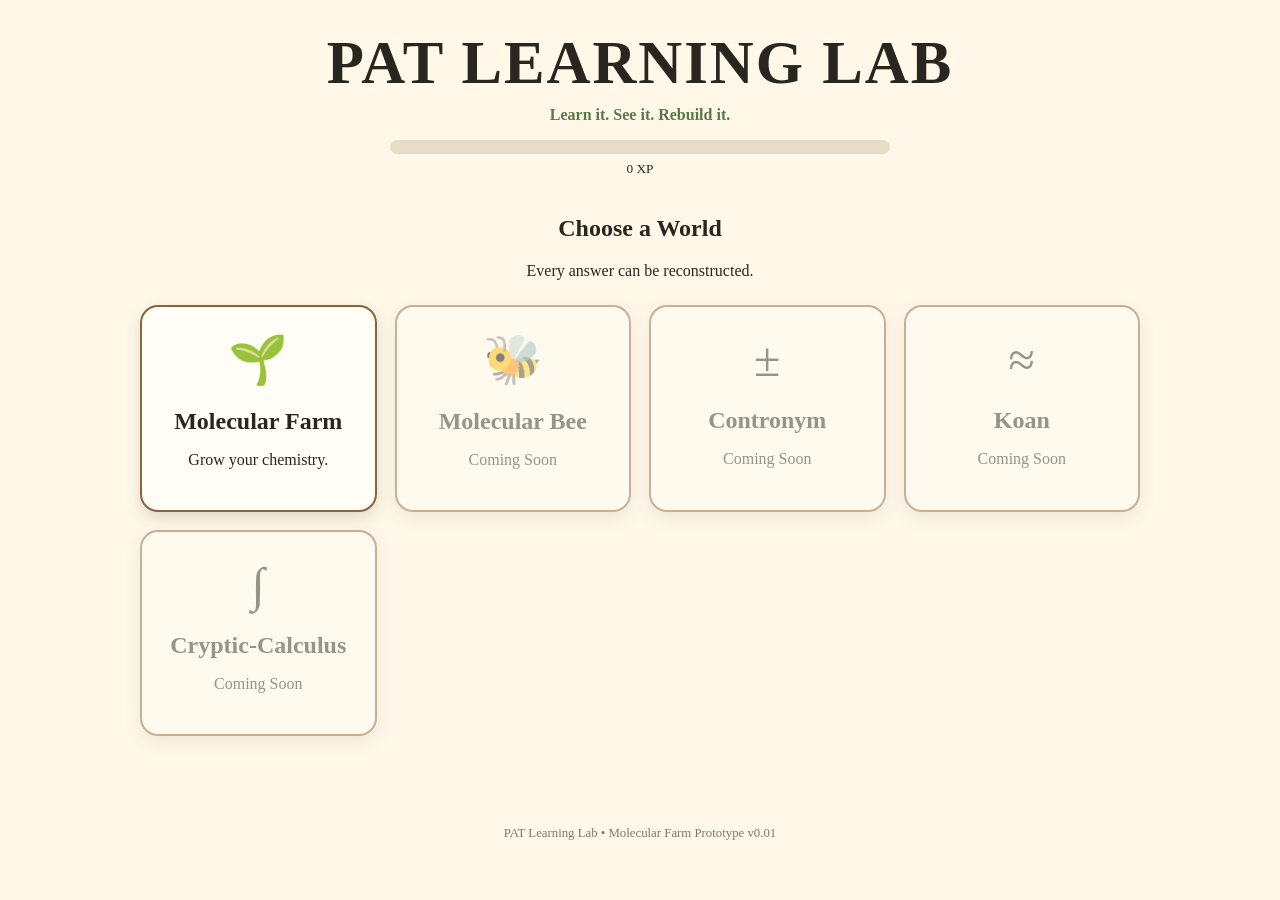
<file: Index.html>
<!DOCTYPE html>
<html lang="en">
<head>
<meta charset="UTF-8">
<meta name="viewport" content="width=device-width, initial-scale=1.0">

<title>PAT Learning Lab</title>

<style>
    :root {
        --cream: #fff8e8;
        --paper: #fffdf6;
        --ink: #29261f;
        --green: #58784b;
        --light-green: #dfe9d7;
        --gold: #d5a83e;
        --brown: #8b633e;
        --red: #b9574e;
        --blue: #477ca8;
        --shadow: rgba(52, 43, 29, 0.15);
    }

    * {
        box-sizing: border-box;
    }

    body {
        margin: 0;
        font-family: Georgia, "Times New Roman", serif;
        background: var(--cream);
        color: var(--ink);
    }

    button {
        font: inherit;
    }

    /* HEADER */

    header {
        text-align: center;
        padding: 28px 20px 18px;
    }

    header h1 {
        margin: 0;
        font-size: clamp(2rem, 7vw, 3.8rem);
        letter-spacing: 2px;
    }

    header p {
        margin: 8px 0 0;
        color: var(--green);
        font-weight: bold;
    }

    .xp-bar {
        width: min(500px, 90%);
        height: 14px;
        background: #e7ddc7;
        border-radius: 20px;
        margin: 16px auto 5px;
        overflow: hidden;
    }

    #xpFill {
        width: 0%;
        height: 100%;
        background: var(--gold);
        transition: width 0.4s;
    }

    /* MAIN */

    main {
        width: min(1000px, 92%);
        margin: auto;
        padding-bottom: 60px;
    }

    .screen {
        display: none;
        animation: appear 0.3s ease;
    }

    .screen.active {
        display: block;
    }

    @keyframes appear {
        from {
            opacity: 0;
            transform: translateY(8px);
        }

        to {
            opacity: 1;
            transform: translateY(0);
        }
    }

    .section-title {
        text-align: center;
        margin-bottom: 25px;
    }

    /* WORLD CARDS */

    .world-grid {
        display: grid;
        grid-template-columns: repeat(auto-fit, minmax(220px, 1fr));
        gap: 18px;
    }

    .world-card {
        background: var(--paper);
        border: 2px solid var(--brown);
        border-radius: 18px;
        padding: 25px 20px;
        text-align: center;
        box-shadow: 0 6px 15px var(--shadow);
        cursor: pointer;
        transition: 0.2s;
    }

    .world-card:hover {
        transform: translateY(-4px);
    }

    .world-card h2 {
        margin-bottom: 5px;
    }

    .world-card .icon {
        font-size: 3rem;
    }

    .coming {
        opacity: 0.48;
        cursor: default;
    }

    /* BUTTONS */

    .farm-button,
    .back-button,
    .answer-button {
        border: none;
        border-radius: 12px;
        cursor: pointer;
        padding: 13px 20px;
        font-weight: bold;
    }

    .farm-button {
        background: var(--green);
        color: white;
        width: 100%;
        margin: 8px 0;
    }

    .back-button {
        background: transparent;
        border: 2px solid var(--brown);
        color: var(--brown);
        margin-bottom: 20px;
    }

    /* CHEMICAL PERIOD */

    .period {
        display: grid;
        grid-template-columns: repeat(4, 1fr);
        gap: 10px;
        max-width: 650px;
        margin: 25px auto;
    }

    .element {
        min-height: 115px;
        background: var(--paper);
        border: 2px solid var(--green);
        border-radius: 12px;
        padding: 10px;
        cursor: pointer;
        position: relative;
        transition: 0.2s;
    }

    .element:hover {
        transform: scale(1.04);
        background: var(--light-green);
    }

    .atomic-number {
        font-size: 0.75rem;
    }

    .symbol {
        font-size: 2rem;
        font-weight: bold;
        text-align: center;
    }

    .animal {
        text-align: center;
        font-size: 0.8rem;
        margin-top: 5px;
    }

    .locked {
        opacity: 0.45;
    }

    .unlocked::after {
        content: "✓";
        position: absolute;
        top: 6px;
        right: 8px;
        color: var(--green);
        font-weight: bold;
    }

    /* SPECIES */

    .species-card {
        max-width: 650px;
        margin: auto;
        background: var(--paper);
        border: 2px solid var(--brown);
        border-radius: 20px;
        padding: 30px;
        box-shadow: 0 8px 20px var(--shadow);
        text-align: center;
    }

    .species-placeholder {
        width: 180px;
        height: 180px;
        margin: 15px auto;
        border-radius: 50%;
        border: 3px dashed var(--gold);
        display: flex;
        justify-content: center;
        align-items: center;
        font-size: 4rem;
        background: var(--cream);
    }

    .clue {
        background: var(--light-green);
        padding: 15px;
        border-radius: 12px;
        margin: 20px 0;
    }

    /* QUESTIONS */

    #answers {
        display: grid;
        gap: 10px;
        margin-top: 20px;
    }

    .answer-button {
        background: white;
        border: 2px solid var(--green);
    }

    .answer-button:hover {
        background: var(--light-green);
    }

    #feedback {
        min-height: 50px;
        margin-top: 18px;
        font-weight: bold;
    }

    /* PERIOD-EX */

    .catalogue-card {
        background: var(--paper);
        border-left: 6px solid var(--gold);
        padding: 18px;
        margin: 12px 0;
        border-radius: 8px;
    }

    footer {
        text-align: center;
        padding: 30px;
        font-size: 0.8rem;
        opacity: 0.6;
    }

    @media (max-width: 600px) {
        .period {
            grid-template-columns: repeat(3, 1fr);
        }

        .element {
            min-height: 105px;
        }
    }
</style>
</head>

<body>

<header>
    <h1>PAT LEARNING LAB</h1>
    <p>Learn it. See it. Rebuild it.</p>

    <div class="xp-bar">
        <div id="xpFill"></div>
    </div>

    <small id="xpText">0 XP</small>
</header>

<main>

<!-- HOME -->

<section id="home" class="screen active">

    <div class="section-title">
        <h2>Choose a World</h2>
        <p>Every answer can be reconstructed.</p>
    </div>

    <div class="world-grid">

        <div class="world-card" onclick="showScreen('farm')">
            <div class="icon">🌱</div>
            <h2>Molecular Farm</h2>
            <p>Grow your chemistry.</p>
        </div>

        <div class="world-card coming">
            <div class="icon">🐝</div>
            <h2>Molecular Bee</h2>
            <p>Coming Soon</p>
        </div>

        <div class="world-card coming">
            <div class="icon">±</div>
            <h2>Contronym</h2>
            <p>Coming Soon</p>
        </div>

        <div class="world-card coming">
            <div class="icon">≈</div>
            <h2>Koan</h2>
            <p>Coming Soon</p>
        </div>

        <div class="world-card coming">
            <div class="icon">∫</div>
            <h2>Cryptic-Calculus</h2>
            <p>Coming Soon</p>
        </div>

    </div>

</section>


<!-- MOLECULAR FARM -->

<section id="farm" class="screen">

    <button class="back-button" onclick="showScreen('home')">
        ← Learning Lab
    </button>

    <div class="section-title">
        <h1>🌱 Molecular Farm</h1>
        <p>Grow Your Chemistry</p>
    </div>

    <button class="farm-button" onclick="showScreen('periodScreen')">
        Explore the Chemical-Period
    </button>

    <button class="farm-button" onclick="showPeriodex()">
        Open Your Period-ex
    </button>

</section>


<!-- CHEMICAL PERIOD -->

<section id="periodScreen" class="screen">

    <button class="back-button" onclick="showScreen('farm')">
        ← Farm
    </button>

    <div class="section-title">
        <h1>The Chemical-Period</h1>
        <p>Don't memorize the element. Rebuild it.</p>
    </div>

    <div id="period" class="period"></div>

</section>


<!-- SPECIES -->

<section id="speciesScreen" class="screen">

    <button class="back-button" onclick="showScreen('periodScreen')">
        ← Chemical-Period
    </button>

    <div class="species-card">

        <h1 id="speciesName"></h1>

        <div id="speciesImage" class="species-placeholder">
            ⚛️
        </div>

        <div class="clue">
            <strong>Observe first.</strong>
            <p id="speciesClue"></p>
        </div>

        <h3 id="questionText"></h3>

        <div id="answers"></div>

        <div id="feedback"></div>

    </div>

</section>


<!-- PERIOD EX -->

<section id="periodex" class="screen">

    <button class="back-button" onclick="showScreen('farm')">
        ← Farm
    </button>

    <div class="section-title">
        <h1>📖 Period-ex</h1>
        <p>Your catalogue of discovered species.</p>
    </div>

    <div id="catalogue"></div>

</section>

</main>

<footer>
    PAT Learning Lab • Molecular Farm Prototype v0.01
</footer>


<script>

/* ---------------------------
   SPECIES DATA
---------------------------- */

const species = [

    {
        atomicNumber: 1,
        symbol: "H",
        name: "Hydrogen Hippo",
        icon: "🦛",
        clue: "Hydrogen is the simplest element.",
        unlockedByDefault: true
    },

    {
        atomicNumber: 2,
        symbol: "He",
        name: "Helium Hyena",
        icon: "😆",
        clue: "Helium's first shell is completely filled.",
        unlockedByDefault: true
    },

    {
        atomicNumber: 3,
        symbol: "Li",
        name: "Lithium Lightning-Bug",
        icon: "⚡",
        clue:
        "Study the Lightning-Bug. Its anatomy represents its electrons.",
        
        questions: [
            {
                question:
                "How many valence electrons does Lithium have?",
                answers: ["1", "2", "3", "4"],
                correct: "1",
                explanation:
                "Exactly. Lithium has one valence electron — represented by the single outer antenna."
            },

            {
                question:
                "Lithium has 2 inner electrons and 1 outer electron. How many total electrons?",
                answers: ["2", "3", "4", "5"],
                correct: "3",
                explanation:
                "2 + 1 = 3 electrons."
            },

            {
                question:
                "A neutral atom with 3 electrons must have how many protons?",
                answers: ["1", "2", "3", "4"],
                correct: "3",
                explanation:
                "Three. That gives Lithium atomic number 3."
            }
        ]
    },

    {
        atomicNumber: 4,
        symbol: "Be",
        name: "Beryllium Bee",
        icon: "🐝",
        clue:
        "Two outer electrons are represented in the Bee's design."
    },

    {
        atomicNumber: 5,
        symbol: "B",
        name: "Boron Butterfly",
        icon: "🦋",
        clue:
        "Look for three outer electrons in the Butterfly's anatomy."
    },

    {
        atomicNumber: 6,
        symbol: "C",
        name: "Carbon Clam",
        icon: "🐚",
        clue:
        "Carbon carries four valence electrons."
    },

    {
        atomicNumber: 7,
        symbol: "N",
        name: "Nitrogen",
        icon: "?",
        clue:
        "This species hasn't been discovered yet."
    },

    {
        atomicNumber: 8,
        symbol: "O",
        name: "Oxygen Owl",
        icon: "🦉",
        clue:
        "H(OO)T! Oxygen has six valence electrons."
    }

];


/* ---------------------------
   PLAYER DATA
---------------------------- */

let player = JSON.parse(localStorage.getItem("patPlayer")) || {
    xp: 0,
    unlocked: [1, 2]
};

let currentSpecies = null;
let currentQuestion = 0;


/* ---------------------------
   NAVIGATION
---------------------------- */

function showScreen(id) {

    document.querySelectorAll(".screen")
        .forEach(screen => screen.classList.remove("active"));

    document.getElementById(id)
        .classList.add("active");

    window.scrollTo(0, 0);
}


/* ---------------------------
   CHEMICAL PERIOD
---------------------------- */

function buildPeriod() {

    const period = document.getElementById("period");

    period.innerHTML = "";

    species.forEach(item => {

        const discovered =
            player.unlocked.includes(item.atomicNumber);

        const box = document.createElement("div");

        box.className =
            "element " + (discovered ? "unlocked" : "locked");

        box.innerHTML = `
            <div class="atomic-number">
                ${item.atomicNumber}
            </div>

            <div class="symbol">
                ${item.symbol}
            </div>

            <div class="animal">
                ${item.icon}<br>
                ${item.name}
            </div>
        `;

        box.onclick = () => openSpecies(item);

        period.appendChild(box);
    });
}


/* ---------------------------
   OPEN SPECIES
---------------------------- */

function openSpecies(item) {

    currentSpecies = item;
    currentQuestion = 0;

    document.getElementById("speciesName")
        .textContent = item.name;

    document.getElementById("speciesImage")
        .textContent = item.icon;

    document.getElementById("speciesClue")
        .textContent = item.clue;

    showScreen("speciesScreen");

    if (item.questions) {
        loadQuestion();
    } else {

        document.getElementById("questionText")
            .textContent =
            "More reconstruction challenges coming soon.";

        document.getElementById("answers")
            .innerHTML = "";

        document.getElementById("feedback")
            .innerHTML = "";
    }
}


/* ---------------------------
   QUESTIONS
---------------------------- */

function loadQuestion() {

    const q =
        currentSpecies.questions[currentQuestion];

    document.getElementById("questionText")
        .textContent = q.question;

    document.getElementById("feedback")
        .textContent = "";

    const answers =
        document.getElementById("answers");

    answers.innerHTML = "";

    q.answers.forEach(answer => {

        const button =
            document.createElement("button");

        button.className = "answer-button";

        button.textContent = answer;

        button.onclick =
            () => checkAnswer(answer);

        answers.appendChild(button);
    });
}


/* ---------------------------
   CHECK ANSWER
---------------------------- */

function checkAnswer(answer) {

    const q =
        currentSpecies.questions[currentQuestion];

    const feedback =
        document.getElementById("feedback");

    if (answer === q.correct) {

        feedback.innerHTML =
            "✓ " + q.explanation;

        addXP(10);

        setTimeout(() => {

            currentQuestion++;

            if (
                currentQuestion <
                currentSpecies.questions.length
            ) {
                loadQuestion();
            } else {
                completeSpecies();
            }

        }, 1300);

    } else {

        feedback.innerHTML =
            "Not quite. Look at the structure again.";

    }
}


/* ---------------------------
   COMPLETE SPECIES
---------------------------- */

function completeSpecies() {

    if (
        !player.unlocked.includes(
            currentSpecies.atomicNumber
        )
    ) {

        player.unlocked.push(
            currentSpecies.atomicNumber
        );

        addXP(25);
    }

    savePlayer();

    document.getElementById("questionText")
        .innerHTML =
        "🌱 SPECIES CATALOGUED!";

    document.getElementById("answers")
        .innerHTML =
        `
        <button
            class="farm-button"
            onclick="showPeriodex()"
        >
            View in Period-ex
        </button>
        `;

    document.getElementById("feedback")
        .innerHTML =
        `
        <strong>
            ${currentSpecies.symbol}
            • Atomic Number
            ${currentSpecies.atomicNumber}
        </strong>
        `;

    buildPeriod();
}


/* ---------------------------
   XP
---------------------------- */

function addXP(amount) {

    player.xp += amount;

    savePlayer();

    updateXP();
}


function updateXP() {

    document.getElementById("xpText")
        .textContent =
        player.xp + " XP";

    const percent =
        Math.min(player.xp % 100, 100);

    document.getElementById("xpFill")
        .style.width =
        percent + "%";
}


/* ---------------------------
   PERIOD-EX
---------------------------- */

function showPeriodex() {

    const catalogue =
        document.getElementById("catalogue");

    catalogue.innerHTML = "";

    const discovered =
        species.filter(item =>
            player.unlocked.includes(
                item.atomicNumber
            )
        );

    if (discovered.length === 0) {

        catalogue.innerHTML =
            "<p>No species discovered yet.</p>";

    } else {

        discovered.forEach(item => {

            catalogue.innerHTML += `
                <div class="catalogue-card">

                    <strong>
                        ${item.icon}
                        ${item.name}
                    </strong>

                    <br>

                    ${item.symbol}
                    • Atomic Number
                    ${item.atomicNumber}

                </div>
            `;
        });
    }

    showScreen("periodex");
}


/* ---------------------------
   SAVE
---------------------------- */

function savePlayer() {

    localStorage.setItem(
        "patPlayer",
        JSON.stringify(player)
    );
}


/* ---------------------------
   START
---------------------------- */

buildPeriod();
updateXP();

</script>

</body>
</html>
</file>
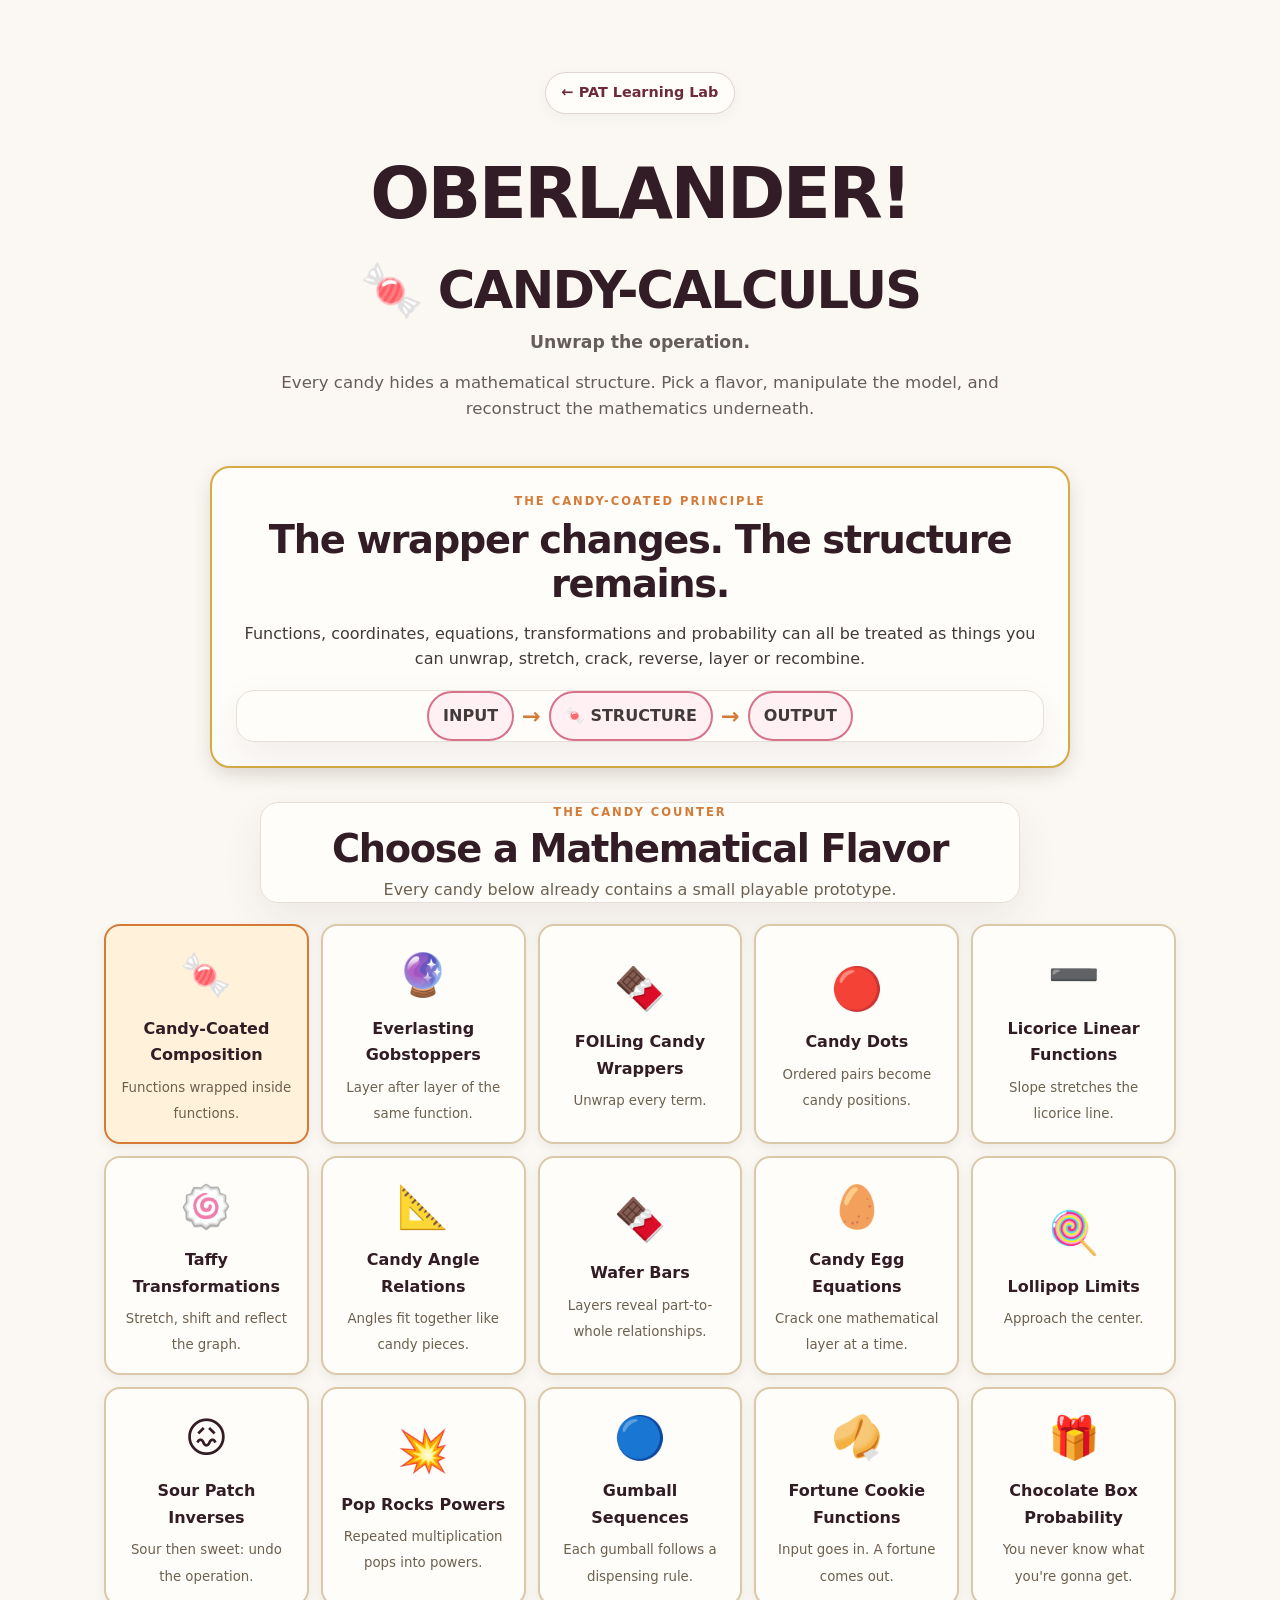
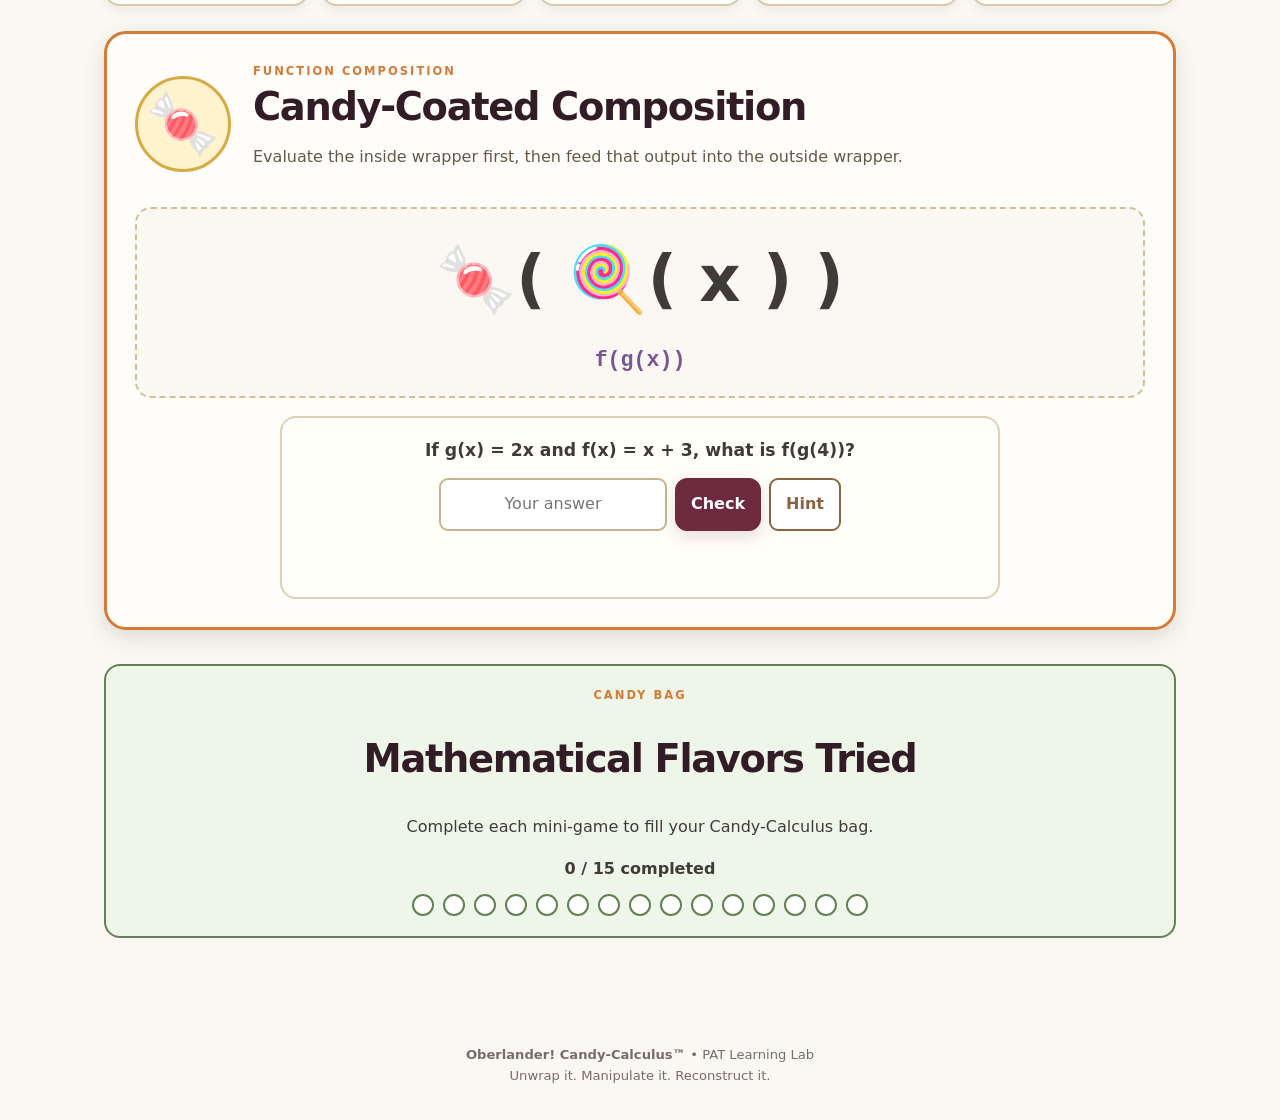
<file: candyalgebra.html>
<!DOCTYPE html>
<html lang="en">

<head>

<meta charset="UTF-8">

<meta
  name="viewport"
  content="width=device-width, initial-scale=1.0"
>

<title>Oberlander! Candy-Calculus | PAT Learning Lab</title>


<!-- =====================================================
     GOOGLE ANALYTICS
====================================================== -->

<script
  async
  src="https://www.googletagmanager.com/gtag/js?id=G-QCEPJP202V"
></script>

<script>

window.dataLayer =
  window.dataLayer || [];

function gtag() {
  dataLayer.push(arguments);
}

gtag("js", new Date());

gtag(
  "config",
  "G-QCEPJP202V"
);

</script>



<style>

:root {

  --cream: #fff8e8;
  --paper: #fffdf7;
  --ink: #29261f;

  --brown: #8b633e;
  --brown-dark: #604229;

  --gold: #d6aa44;
  --orange: #d47b38;
  --pink: #d6728b;
  --red: #bb514c;
  --purple: #775691;
  --green: #628154;
  --blue: #4e82ad;
  --yellow: #f0c84d;

  --shadow: rgba(60,43,24,.14);
}



/* =====================================================
   GLOBAL
====================================================== */

* {
  box-sizing: border-box;
}

html {
  scroll-behavior: smooth;
}

body {

  margin: 0;

  background:
    linear-gradient(
      180deg,
      #fff8e8,
      #fff4dc
    );

  color: var(--ink);

  font-family:
    Georgia,
    "Times New Roman",
    serif;
}

button,
input,
select {
  font: inherit;
}

button {
  cursor: pointer;
}



/* =====================================================
   HEADER
====================================================== */

header {

  padding:
    28px 20px 22px;

  text-align: center;
}

.lab-link {

  display: inline-block;

  margin-bottom: 17px;

  padding: 8px 13px;

  border:
    2px solid
    var(--brown);

  border-radius: 10px;

  background:
    var(--paper);

  color:
    var(--brown);

  font-weight: bold;

  text-decoration: none;
}

.oberlander {

  color:
    var(--orange);

  font-size:
    clamp(
      2.1rem,
      8vw,
      4.4rem
    );

  font-weight: 900;

  letter-spacing: 1px;
}

header h1 {

  margin:
    4px 0 7px;

  font-size:
    clamp(
      1.8rem,
      6vw,
      3.2rem
    );
}

.tagline {

  color:
    var(--purple);

  font-weight: bold;

  font-size: 1.05rem;
}

.header-copy {

  max-width: 720px;

  margin:
    14px auto 0;

  color:
    #695846;

  line-height: 1.55;
}



/* =====================================================
   MAIN
====================================================== */

main {

  width:
    min(
      1120px,
      94%
    );

  margin: auto;

  padding-bottom: 70px;
}

.section-heading {

  max-width: 760px;

  margin:
    34px auto 21px;

  text-align: center;
}

.section-heading h2 {

  margin:
    5px 0 7px;
}

.section-heading p {

  margin: auto;

  color:
    #6d604e;

  line-height: 1.5;
}

.kicker {

  color:
    var(--orange);

  font-size: .72rem;

  font-weight: 900;

  letter-spacing: 2px;

  text-transform: uppercase;
}



/* =====================================================
   INTRO
====================================================== */

.intro-card {

  max-width: 860px;

  margin:
    10px auto 30px;

  padding:
    24px;

  border:
    2px solid
    var(--gold);

  border-radius: 20px;

  background:
    var(--paper);

  box-shadow:
    0 7px 18px
    var(--shadow);

  text-align: center;
}

.intro-card h2 {
  margin: 7px 0;
}

.intro-card p {
  line-height: 1.55;
}

.wrapper-demo {

  display: flex;

  align-items: center;

  justify-content: center;

  gap: 8px;

  flex-wrap: wrap;

  margin-top: 18px;
}

.wrapper-piece {

  padding:
    10px 14px;

  border:
    2px solid
    var(--pink);

  border-radius:
    999px;

  background:
    #fff0f4;

  font-weight: bold;
}

.wrapper-arrow {

  color:
    var(--orange);

  font-size: 1.4rem;

  font-weight: bold;
}



/* =====================================================
   CANDY MAP
====================================================== */

.candy-grid {

  display: grid;

  grid-template-columns:
    repeat(
      auto-fit,
      minmax(
        170px,
        1fr
      )
    );

  gap: 12px;
}

.candy-card {

  min-height: 170px;

  padding:
    15px 12px;

  border:
    2px solid
    #dac8a9;

  border-radius: 16px;

  background:
    var(--paper);

  color:
    var(--ink);

  box-shadow:
    0 4px 11px
    rgba(60,43,24,.08);

  text-align: center;

  transition:
    transform .15s ease,
    border-color .15s ease,
    background .15s ease;
}

.candy-card:hover {

  transform:
    translateY(-3px);
}

.candy-card.active {

  border-color:
    var(--orange);

  background:
    #fff1da;
}

.candy-graphic {

  min-height: 58px;

  display: flex;

  align-items: center;

  justify-content: center;

  font-size: 2.6rem;
}

.candy-card strong {

  display: block;

  margin:
    6px 0 5px;
}

.candy-card small {

  color:
    #6d604e;

  line-height: 1.3;
}



/* =====================================================
   PLAY LAB
====================================================== */

.play-lab {

  margin-top: 25px;

  padding:
    clamp(
      18px,
      4vw,
      28px
    );

  border:
    3px solid
    var(--orange);

  border-radius: 22px;

  background:
    var(--paper);

  box-shadow:
    0 8px 22px
    var(--shadow);
}

.lab-top {

  display: grid;

  grid-template-columns:
    100px 1fr;

  gap: 18px;

  align-items: center;
}

.big-candy {

  width: 96px;
  height: 96px;

  display: flex;

  align-items: center;

  justify-content: center;

  border:
    3px solid
    var(--gold);

  border-radius: 50%;

  background:
    #fff3ce;

  font-size: 3.7rem;
}

.lab-title h2 {

  margin:
    4px 0;
}

.lab-description {

  color:
    #655848;

  line-height: 1.5;
}



/* =====================================================
   VISUAL BOARD
====================================================== */

.visual-board {

  min-height: 170px;

  margin:
    22px 0 18px;

  padding: 18px;

  display: flex;

  align-items: center;

  justify-content: center;

  border:
    2px dashed
    #d3be94;

  border-radius: 16px;

  background:
    var(--cream);

  overflow: hidden;

  text-align: center;
}

.visual-board-inner {

  width: 100%;
}

.visual-symbol {

  font-size:
    clamp(
      2rem,
      8vw,
      4rem
    );

  font-weight: 900;
}

.visual-equation {

  margin-top: 10px;

  color:
    var(--purple);

  font-family:
    "Courier New",
    monospace;

  font-size:
    clamp(
      1rem,
      4vw,
      1.35rem
    );

  font-weight: bold;
}



/* =====================================================
   GENERIC GAME
====================================================== */

.game-panel {

  max-width: 720px;

  margin: auto;

  padding: 20px;

  border:
    2px solid
    #ded0b6;

  border-radius: 16px;

  background:
    #fffef9;

}

.game-question {

  margin-bottom: 15px;

  font-size: 1.08rem;

  font-weight: bold;

  line-height: 1.45;

  text-align: center;
}

.game-input-row {

  display: flex;

  justify-content: center;

  gap: 8px;

  flex-wrap: wrap;
}

.game-input-row input,
.game-input-row select {

  min-width: 170px;

  padding:
    11px 12px;

  border:
    2px solid
    #c7b38e;

  border-radius: 9px;

  background:
    white;

  text-align: center;
}

.primary-button,
.secondary-button {

  padding:
    11px 15px;

  border-radius: 9px;

  font-weight: bold;
}

.primary-button {

  border:
    2px solid
    var(--orange);

  background:
    var(--orange);

  color:
    white;
}

.secondary-button {

  border:
    2px solid
    var(--brown);

  background:
    white;

  color:
    var(--brown);
}

.feedback {

  min-height: 33px;

  margin-top: 13px;

  font-weight: bold;

  line-height: 1.4;

  text-align: center;
}



/* =====================================================
   COORDINATE PLANE
====================================================== */

.coordinate-plane {

  position: relative;

  width:
    min(
      320px,
      90vw
    );

  height: 260px;

  margin: auto;

  border:
    2px solid
    #c9b792;

  border-radius: 10px;

  background-color:
    #fffdf7;

  background-image:

    linear-gradient(
      #e7ded0 1px,
      transparent 1px
    ),

    linear-gradient(
      90deg,
      #e7ded0 1px,
      transparent 1px
    );

  background-size:
    26px 26px;
}

.x-axis-line {

  position: absolute;

  left: 0;

  top: 50%;

  width: 100%;

  height: 2px;

  background:
    var(--blue);
}

.y-axis-line {

  position: absolute;

  left: 50%;

  top: 0;

  width: 2px;

  height: 100%;

  background:
    var(--red);
}

.dot {

  position: absolute;

  width: 22px;

  height: 22px;

  transform:
    translate(
      -50%,
      -50%
    );

  border:
    3px solid white;

  border-radius: 50%;

  background:
    var(--pink);

  box-shadow:
    0 0 0 2px
    var(--red);
}



/* =====================================================
   LICORICE LINE
====================================================== */

.licorice-line {

  position: relative;

  width:
    min(
      420px,
      92%
    );

  height: 170px;

  margin: auto;
}

.licorice-stick {

  position: absolute;

  left: 8%;
  bottom: 22%;

  width: 84%;
  height: 12px;

  transform:
    rotate(-18deg);

  border-radius:
    999px;

  background:
    #332d2b;

  box-shadow:
    0 5px 7px
    rgba(0,0,0,.18);
}



/* =====================================================
   TAFFY
====================================================== */

.taffy-shape {

  width: 130px;
  height: 55px;

  margin: auto;

  border-radius:
    60% 40% 55% 45%;

  background:
    linear-gradient(
      90deg,
      #ff9fb6,
      #f3c570
    );

  transition:
    transform .4s ease;
}



/* =====================================================
   ANGLES
====================================================== */

.angle-graphic {

  position: relative;

  width: 210px;
  height: 160px;

  margin: auto;
}

.angle-ray {

  position: absolute;

  left: 50%;
  bottom: 20%;

  width: 100px;
  height: 4px;

  transform-origin:
    left center;

  border-radius:
    999px;

  background:
    var(--purple);
}

.angle-one {
  transform:
    rotate(0deg);
}

.angle-two {
  transform:
    rotate(-55deg);
}



/* =====================================================
   WAFER
====================================================== */

.wafer {

  width:
    min(
      300px,
      90%
    );

  margin: auto;

  overflow: hidden;

  border:
    3px solid
    var(--brown);

  border-radius: 10px;
}

.wafer-layer {

  height: 28px;

  border-bottom:
    2px solid
    var(--brown);

  background:
    #dfb47a;
}

.wafer-layer:nth-child(even) {

  background:
    #6f442e;
}

.wafer-layer:last-child {

  border-bottom: 0;
}



/* =====================================================
   EGG
====================================================== */

.candy-egg {

  width: 140px;
  height: 180px;

  margin: auto;

  display: flex;

  align-items: center;

  justify-content: center;

  border:
    5px solid
    var(--pink);

  border-radius:
    50% 50% 46% 46%;

  background:
    linear-gradient(
      90deg,
      #ffd7e0,
      #fff1bc
    );

  color:
    var(--purple);

  font-size: 1.3rem;

  font-weight: bold;
}



/* =====================================================
   LOLLIPOP
====================================================== */

.lollipop {

  position: relative;

  width: 150px;
  height: 210px;

  margin: auto;
}

.lollipop-head {

  position: absolute;

  top: 8px;
  left: 25px;

  width: 100px;
  height: 100px;

  border:
    7px solid
    white;

  border-radius: 50%;

  background:
    conic-gradient(
      var(--pink),
      white,
      var(--blue),
      white,
      var(--pink)
    );

  box-shadow:
    0 0 0 3px
    var(--pink);
}

.lollipop-stick {

  position: absolute;

  top: 105px;
  left: 71px;

  width: 9px;
  height: 100px;

  background:
    #d5c4a6;
}



/* =====================================================
   SOUR PATCH
====================================================== */

.inverse-row {

  display: flex;

  align-items: center;

  justify-content: center;

  gap: 8px;

  flex-wrap: wrap;
}

.inverse-box {

  padding:
    11px 13px;

  border-radius: 12px;

  font-weight: bold;
}

.sour {

  background:
    #d8ee8d;
}

.sweet {

  background:
    #f4afc5;
}



/* =====================================================
   POP ROCKS
====================================================== */

.pop-rocks {

  display: flex;

  justify-content: center;

  gap: 8px;

  flex-wrap: wrap;
}

.rock {

  width: 22px;
  height: 22px;

  transform:
    rotate(23deg);

  background:
    var(--red);
}

.rock:nth-child(2n) {

  background:
    var(--blue);
}

.rock:nth-child(3n) {

  background:
    var(--yellow);
}



/* =====================================================
   GUMBALLS
====================================================== */

.gumball-machine {

  max-width: 320px;

  margin: auto;

  padding:
    18px;

  border:
    4px solid
    var(--red);

  border-radius:
    90px 90px 25px 25px;

  background:
    #fff5f5;
}

.gumballs {

  display: flex;

  justify-content: center;

  gap: 7px;

  flex-wrap: wrap;
}

.gumball {

  width: 35px;
  height: 35px;

  display: flex;

  align-items: center;

  justify-content: center;

  border-radius: 50%;

  background:
    var(--pink);

  font-size: .8rem;

  font-weight: bold;
}



/* =====================================================
   FORTUNE COOKIE
====================================================== */

.cookie {

  position: relative;

  width: 190px;
  height: 110px;

  margin: auto;

  border-radius:
    60% 60% 45% 45%;

  background:
    #dda45b;

  box-shadow:
    inset 0 -12px 0
    rgba(150,91,34,.15);
}

.fortune-slip {

  position: absolute;

  left: 30px;
  top: 43px;

  width: 130px;

  padding: 6px;

  border:
    1px solid
    #aaa;

  background:
    white;

  font-size: .75rem;
}



/* =====================================================
   CHOCOLATE BOX
====================================================== */

.chocolate-box {

  display: grid;

  grid-template-columns:
    repeat(
      4,
      52px
    );

  justify-content: center;

  gap: 7px;

  padding: 15px;

  border:
    5px solid
    #8b3f3f;

  border-radius: 16px;

  background:
    #c86c6c;
}

.chocolate {

  width: 52px;
  height: 52px;

  display: flex;

  align-items: center;

  justify-content: center;

  border:
    4px solid
    #704331;

  border-radius:
    8px 14px 8px 14px;

  background:
    #986348;
}



/* =====================================================
   PROGRESS
====================================================== */

.progress-box {

  margin:
    34px auto 0;

  padding:
    20px;

  border:
    2px solid
    var(--green);

  border-radius: 16px;

  background:
    #eef5e9;

  text-align: center;
}

.progress-row {

  display: flex;

  justify-content: center;

  gap: 9px;

  flex-wrap: wrap;

  margin-top: 12px;
}

.progress-dot {

  width: 22px;
  height: 22px;

  border:
    2px solid
    var(--green);

  border-radius: 50%;

  background:
    white;
}

.progress-dot.solved {

  background:
    var(--green);
}



/* =====================================================
   FOOTER
====================================================== */

footer {

  padding:
    34px 20px;

  color:
    #695a48;

  font-size: .82rem;

  line-height: 1.6;

  text-align: center;
}



/* =====================================================
   MOBILE
====================================================== */

@media
(max-width: 650px) {

  .lab-top {

    grid-template-columns:
      1fr;

    text-align: center;
  }

  .big-candy {

    margin: auto;
  }

  .candy-grid {

    grid-template-columns:
      repeat(
        2,
        minmax(
          0,
          1fr
        )
      );
  }

  .candy-card {

    min-height: 155px;
  }

}


@media
(max-width: 390px) {

  .candy-grid {

    grid-template-columns:
      1fr;
  }

}

</style>

  <link rel="stylesheet" href="pat-professional.css">
</head>



<body>


<header>

<a
  class="lab-link"
  href="index.html"
>
  ← PAT Learning Lab
</a>


<div class="oberlander">
  OBERLANDER!
</div>


<h1>
  🍬 CANDY-CALCULUS
</h1>


<div class="tagline">
  Unwrap the operation.
</div>


<p class="header-copy">

  Every candy hides a mathematical structure.

  Pick a flavor, manipulate the model,
  and reconstruct the mathematics underneath.

</p>

</header>



<main>


<!-- =====================================================
     INTRO
====================================================== -->

<section class="intro-card">

<div class="kicker">
  THE CANDY-COATED PRINCIPLE
</div>

<h2>
  The wrapper changes. The structure remains.
</h2>

<p>

  Functions, coordinates, equations,
  transformations and probability
  can all be treated as things you can
  unwrap, stretch, crack, reverse,
  layer or recombine.

</p>


<div class="wrapper-demo">

<span class="wrapper-piece">
  INPUT
</span>

<span class="wrapper-arrow">
  →
</span>

<span class="wrapper-piece">
  🍬 STRUCTURE
</span>

<span class="wrapper-arrow">
  →
</span>

<span class="wrapper-piece">
  OUTPUT
</span>

</div>

</section>



<!-- =====================================================
     CANDY MAP
====================================================== -->

<div class="section-heading">

<div class="kicker">
  THE CANDY COUNTER
</div>

<h2>
  Choose a Mathematical Flavor
</h2>

<p>
  Every candy below already contains
  a small playable prototype.
</p>

</div>


<div
  id="candyGrid"
  class="candy-grid"
></div>



<!-- =====================================================
     PLAY LAB
====================================================== -->

<section
  id="playLab"
  class="play-lab"
>

<div class="lab-top">

<div
  id="bigCandy"
  class="big-candy"
>
  🍬
</div>


<div class="lab-title">

<div
  id="conceptCategory"
  class="kicker"
>
  FUNCTION OPERATIONS
</div>

<h2 id="conceptTitle">
  Candy-Coated Composition
</h2>

<p
  id="conceptDescription"
  class="lab-description"
>
</p>

</div>

</div>


<div
  id="visualBoard"
  class="visual-board"
></div>


<div
  id="gamePanel"
  class="game-panel"
></div>

</section>



<!-- =====================================================
     PROGRESS
====================================================== -->

<section class="progress-box">

<div class="kicker">
  CANDY BAG
</div>

<h2>
  Mathematical Flavors Tried
</h2>

<p>

  Complete each mini-game to fill your
  Candy-Calculus bag.

</p>


<strong id="progressText">
  0 / 15 completed
</strong>


<div
  id="progressRow"
  class="progress-row"
></div>

</section>


</main>



<footer>

<strong>
  Oberlander! Candy-Calculus™
</strong>

• PAT Learning Lab

<br>

Unwrap it.
Manipulate it.
Reconstruct it.

</footer>



<script>


/* =====================================================
   ANALYTICS
====================================================== */

function trackCandyEvent(
  eventName,
  data
) {

  if (
    typeof gtag !==
    "function"
  ) {

    return;

  }

  gtag(
    "event",
    eventName,
    {
      game_name:
        "candy_calculus",

      ...(data || {})
    }
  );

}



/* =====================================================
   STATE
====================================================== */

let activeIndex =
  0;


const completed =
  new Set();



/* =====================================================
   CONCEPTS
====================================================== */

const concepts = [


/* 01 COMPOSITION */

{
  id:
    "composition",

  icon:
    "🍬",

  title:
    "Candy-Coated Composition",

  category:
    "FUNCTION COMPOSITION",

  short:
    "Functions wrapped inside functions.",

  description:
    "Evaluate the inside wrapper first, then feed that output into the outside wrapper.",

  visual:
    function () {

      return `

        <div class="visual-board-inner">

          <div class="visual-symbol">
            🍬( 🍭( x ) )
          </div>

          <div class="visual-equation">
            f(g(x))
          </div>

        </div>

      `;

    },

  question:
    "If g(x) = 2x and f(x) = x + 3, what is f(g(4))?",

  answer:
    "11",

  hint:
    "Do g(4) first.",

  explanation:
    "g(4) = 8, then f(8) = 11."

},



/* 02 GOBSTOPPER */

{
  id:
    "gobstopper",

  icon:
    "🔮",

  title:
    "Everlasting Gobstoppers",

  category:
    "ITERATED FUNCTIONS",

  short:
    "Layer after layer of the same function.",

  description:
    "An Everlasting Gobstopper models repeated composition: keep feeding the output back into the same rule.",

  visual:
    function () {

      return `

        <div class="visual-board-inner">

          <div class="visual-symbol">
            🔴🟠🟡🟢🔵
          </div>

          <div class="visual-equation">
            f(f(f(x)))
          </div>

        </div>

      `;

    },

  question:
    "Start with 1. Apply f(x) = x + 2 three times. What value remains at the center?",

  answer:
    "7",

  hint:
    "1 → 3 → 5 → ?",

  explanation:
    "Three layers give 1 → 3 → 5 → 7."

},



/* 03 FOIL */

{
  id:
    "foil",

  icon:
    "🍫",

  title:
    "FOILing Candy Wrappers",

  category:
    "BINOMIAL MULTIPLICATION",

  short:
    "Unwrap every term.",

  description:
    "Every term in one wrapper must interact with every term in the other wrapper.",

  visual:
    function () {

      return `

        <div class="visual-board-inner">

          <div class="visual-symbol">
            🍫 + 🍬 &nbsp; × &nbsp; 🍫 + 🍭
          </div>

          <div class="visual-equation">
            (x + 2)(x + 3)
          </div>

        </div>

      `;

    },

  question:
    "Expand (x + 2)(x + 3). What is the coefficient of x?",

  answer:
    "5",

  hint:
    "The Outside and Inside products are 3x and 2x.",

  explanation:
    "x² + 3x + 2x + 6 = x² + 5x + 6."

},



/* 04 CANDY DOTS */

{
  id:
    "dots",

  icon:
    "🔴",

  title:
    "Candy Dots",

  category:
    "COORDINATE PLANE",

  short:
    "Ordered pairs become candy positions.",

  description:
    "Every candy dot has an x-position and a y-position. Together they form an ordered pair.",

  visual:
    function () {

      return `

        <div class="coordinate-plane">

          <div class="x-axis-line"></div>
          <div class="y-axis-line"></div>

          <div
            class="dot"
            style="
              left: 75%;
              top: 25%;
            "
          ></div>

        </div>

        <div class="visual-equation">
          Find the dot's ordered pair.
        </div>

      `;

    },

  question:
    "The candy is 2 units right and 2 units up from the origin. Enter the ordered pair without parentheses, like 2,3.",

  answer:
    "2,2",

  hint:
    "x comes first, then y.",

  explanation:
    "Right 2 gives x = 2 and up 2 gives y = 2."

},



/* 05 LICORICE */

{
  id:
    "licorice",

  icon:
    "➖",

  title:
    "Licorice Linear Functions",

  category:
    "LINEAR FUNCTIONS",

  short:
    "Slope stretches the licorice line.",

  description:
    "A straight strip of licorice models a linear function. Its tilt is the slope and its starting height is the y-intercept.",

  visual:
    function () {

      return `

        <div class="licorice-line">
          <div class="licorice-stick"></div>
        </div>

        <div class="visual-equation">
          y = 2x + 1
        </div>

      `;

    },

  question:
    "For y = 2x + 1, what is y when x = 3?",

  answer:
    "7",

  hint:
    "Multiply 3 by 2, then add 1.",

  explanation:
    "2(3) + 1 = 7."

},



/* 06 TAFFY */

{
  id:
    "taffy",

  icon:
    "🍥",

  title:
    "Taffy Transformations",

  category:
    "FUNCTION TRANSFORMATIONS",

  short:
    "Stretch, shift and reflect the graph.",

  description:
    "Taffy can stretch, compress, shift or flip just like the graph of a function.",

  visual:
    function () {

      return `

        <div class="taffy-shape"></div>

        <div class="visual-equation">
          f(x) → 2f(x)
        </div>

      `;

    },

  question:
    "If y = f(x) becomes y = 2f(x), what type of transformation occurs?",

  answer:
    "vertical stretch",

  hint:
    "All y-values are doubled.",

  explanation:
    "Multiplying the output by 2 creates a vertical stretch."

},



/* 07 ANGLES */

{
  id:
    "angles",

  icon:
    "📐",

  title:
    "Candy Angle Relations",

  category:
    "GEOMETRY",

  short:
    "Angles fit together like candy pieces.",

  description:
    "Complementary, supplementary and vertical relationships allow one angle to reconstruct another.",

  visual:
    function () {

      return `

        <div class="angle-graphic">

          <div class="angle-ray angle-one"></div>

          <div class="angle-ray angle-two"></div>

        </div>

        <div class="visual-equation">
          55° + ? = 90°
        </div>

      `;

    },

  question:
    "What angle is complementary to 55°?",

  answer:
    "35",

  hint:
    "Complementary angles total 90°.",

  explanation:
    "90 − 55 = 35°."

},



/* 08 WAFER */

{
  id:
    "wafer",

  icon:
    "🍫",

  title:
    "Wafer Bars",

  category:
    "FRACTIONS & RATIOS",

  short:
    "Layers reveal part-to-whole relationships.",

  description:
    "A wafer bar can be separated into equal layers, making fractions and ratios visible.",

  visual:
    function () {

      return `

        <div class="wafer">

          <div class="wafer-layer"></div>
          <div class="wafer-layer"></div>
          <div class="wafer-layer"></div>
          <div class="wafer-layer"></div>

        </div>

        <div class="visual-equation">
          2 chocolate layers out of 4 total
        </div>

      `;

    },

  question:
    "Two of four equal wafer layers are chocolate. What fraction of the bar is chocolate?",

  answer:
    "1/2",

  hint:
    "2/4 simplifies.",

  explanation:
    "2/4 = 1/2."

},



/* 09 EGG */

{
  id:
    "egg",

  icon:
    "🥚",

  title:
    "Candy Egg Equations",

  category:
    "ORDER OF OPERATIONS",

  short:
    "Crack one mathematical layer at a time.",

  description:
    "Nested candy eggs model nested operations. Work from the innermost structure outward.",

  visual:
    function () {

      return `

        <div class="candy-egg">
          3(2 + 4)
        </div>

        <div class="visual-equation">
          Crack the parentheses first.
        </div>

      `;

    },

  question:
    "Evaluate 3(2 + 4) − 5.",

  answer:
    "13",

  hint:
    "First crack open 2 + 4.",

  explanation:
    "2 + 4 = 6, then 3×6 = 18, then 18 − 5 = 13."

},



/* 10 LOLLIPOP */

{
  id:
    "limits",

  icon:
    "🍭",

  title:
    "Lollipop Limits",

  category:
    "CALCULUS",

  short:
    "Approach the center.",

  description:
    "A limit asks where the function is heading as the input gets closer and closer to a target.",

  visual:
    function () {

      return `

        <div class="lollipop">

          <div class="lollipop-head"></div>
          <div class="lollipop-stick"></div>

        </div>

        <div class="visual-equation">
          lim x→2 (x + 3)
        </div>

      `;

    },

  question:
    "What is lim x→2 (x + 3)?",

  answer:
    "5",

  hint:
    "This function is continuous, so substitute x = 2.",

  explanation:
    "2 + 3 = 5."

},



/* 11 SOUR PATCH */

{
  id:
    "inverse",

  icon:
    "😖",

  title:
    "Sour Patch Inverses",

  category:
    "INVERSE FUNCTIONS",

  short:
    "Sour then sweet: undo the operation.",

  description:
    "An inverse reverses what the original function did, returning you to the starting input.",

  visual:
    function () {

      return `

        <div class="inverse-row">

          <span class="inverse-box sour">
            x + 5
          </span>

          <strong>
            →
          </strong>

          <span class="inverse-box sweet">
            x − 5
          </span>

        </div>

        <div class="visual-equation">
          f⁻¹(f(x)) = x
        </div>

      `;

    },

  question:
    "If f(x) = x + 5, what operation does f⁻¹ use?",

  answer:
    "subtract 5",

  hint:
    "Undo addition.",

  explanation:
    "The inverse of adding 5 is subtracting 5."

},



/* 12 POP ROCKS */

{
  id:
    "powers",

  icon:
    "💥",

  title:
    "Pop Rocks Powers",

  category:
    "EXPONENTS",

  short:
    "Repeated multiplication pops into powers.",

  description:
    "An exponent compresses repeated multiplication into a compact mathematical burst.",

  visual:
    function () {

      return `

        <div class="pop-rocks">

          <div class="rock"></div>
          <div class="rock"></div>
          <div class="rock"></div>
          <div class="rock"></div>
          <div class="rock"></div>
          <div class="rock"></div>
          <div class="rock"></div>
          <div class="rock"></div>

        </div>

        <div class="visual-equation">
          2 × 2 × 2 = 2³
        </div>

      `;

    },

  question:
    "What is 3⁴?",

  answer:
    "81",

  hint:
    "3 × 3 × 3 × 3.",

  explanation:
    "3⁴ = 81."

},



/* 13 GUMBALL */

{
  id:
    "sequences",

  icon:
    "🔵",

  title:
    "Gumball Sequences",

  category:
    "SEQUENCES",

  short:
    "Each gumball follows a dispensing rule.",

  description:
    "Sequences are generated term by term. Discover the machine rule and predict what comes next.",

  visual:
    function () {

      return `

        <div class="gumball-machine">

          <div class="gumballs">

            <div class="gumball">
              2
            </div>

            <div class="gumball">
              5
            </div>

            <div class="gumball">
              8
            </div>

            <div class="gumball">
              11
            </div>

            <div class="gumball">
              ?
            </div>

          </div>

        </div>

        <div class="visual-equation">
          2, 5, 8, 11, ...
        </div>

      `;

    },

  question:
    "What is the next gumball in the sequence 2, 5, 8, 11, ...?",

  answer:
    "14",

  hint:
    "Each term increases by the same amount.",

  explanation:
    "The common difference is +3, so the next term is 14."

},



/* 14 FORTUNE COOKIE */

{
  id:
    "fortune",

  icon:
    "🥠",

  title:
    "Fortune Cookie Functions",

  category:
    "FUNCTION MACHINES",

  short:
    "Input goes in. A fortune comes out.",

  description:
    "A function takes an input and follows exactly one rule to produce an output.",

  visual:
    function () {

      return `

        <div class="cookie">

          <div class="fortune-slip">
            f(x) = 3x − 1
          </div>

        </div>

        <div class="visual-equation">
          Input 4 → ?
        </div>

      `;

    },

  question:
    "The fortune says f(x) = 3x − 1. What fortune comes out when x = 4?",

  answer:
    "11",

  hint:
    "3(4) − 1.",

  explanation:
    "12 − 1 = 11."

},



/* 15 CHOCOLATE BOX */

{
  id:
    "probability",

  icon:
    "🎁",

  title:
    "Chocolate Box Probability",

  category:
    "PROBABILITY",

  short:
    "You never know what you're gonna get.",

  description:
    "Probability compares the number of favorable chocolates to the total number of possible chocolates.",

  visual:
    function () {

      return `

        <div class="chocolate-box">

          <div class="chocolate">
            🍓
          </div>

          <div class="chocolate">
            🍓
          </div>

          <div class="chocolate">
            🍒
          </div>

          <div class="chocolate">
            🍒
          </div>

          <div class="chocolate">
            🍒
          </div>

          <div class="chocolate">
            🍫
          </div>

          <div class="chocolate">
            🍫
          </div>

          <div class="chocolate">
            🍫
          </div>

        </div>

        <div class="visual-equation">
          2 strawberry chocolates / 8 total
        </div>

      `;

    },

  question:
    "What is the probability of randomly choosing a strawberry chocolate? Enter as a simplified fraction.",

  answer:
    "1/4",

  hint:
    "There are 2 strawberries out of 8 chocolates.",

  explanation:
    "2/8 simplifies to 1/4."

}

];



/* =====================================================
   ELEMENTS
====================================================== */

const candyGrid =
  document.getElementById(
    "candyGrid"
  );


const bigCandy =
  document.getElementById(
    "bigCandy"
  );


const conceptCategory =
  document.getElementById(
    "conceptCategory"
  );


const conceptTitle =
  document.getElementById(
    "conceptTitle"
  );


const conceptDescription =
  document.getElementById(
    "conceptDescription"
  );


const visualBoard =
  document.getElementById(
    "visualBoard"
  );


const gamePanel =
  document.getElementById(
    "gamePanel"
  );


const progressText =
  document.getElementById(
    "progressText"
  );


const progressRow =
  document.getElementById(
    "progressRow"
  );



/* =====================================================
   NORMALIZE
====================================================== */

function normalize(
  value
) {

  return String(
    value
  )
    .trim()
    .toLowerCase()
    .replace(
      /\s+/g,
      " "
    )
    .replace(
      /°/g,
      ""
    );

}



/* =====================================================
   BUILD CARDS
====================================================== */

function buildCandyGrid() {

  candyGrid.innerHTML =
    "";


  concepts.forEach(
    function (
      concept,
      index
    ) {

      const card =
        document.createElement(
          "button"
        );


      card.type =
        "button";


      card.className =
        "candy-card";


      if (
        index ===
        activeIndex
      ) {

        card.classList.add(
          "active"
        );

      }


      card.innerHTML = `

        <span class="candy-graphic">
          ${concept.icon}
        </span>

        <strong>
          ${concept.title}
        </strong>

        <small>
          ${concept.short}
        </small>

      `;


      card.addEventListener(
        "click",
        function () {

          activeIndex =
            index;


          renderActiveConcept();


          buildCandyGrid();


          document
            .getElementById(
              "playLab"
            )
            .scrollIntoView(
              {
                behavior:
                  "smooth",

                block:
                  "start"
              }
            );


          trackCandyEvent(
            "candy_concept_opened",
            {
              concept:
                concept.id
            }
          );

        }
      );


      candyGrid.appendChild(
        card
      );

    }
  );

}



/* =====================================================
   ACTIVE CONCEPT
====================================================== */

function renderActiveConcept() {

  const concept =
    concepts[
      activeIndex
    ];


  bigCandy.textContent =
    concept.icon;


  conceptCategory.textContent =
    concept.category;


  conceptTitle.textContent =
    concept.title;


  conceptDescription.textContent =
    concept.description;


  visualBoard.innerHTML =
    concept.visual();


  buildGame(
    concept
  );

}



/* =====================================================
   MINI GAME
====================================================== */

function buildGame(
  concept
) {

  gamePanel.innerHTML = `

    <div class="game-question">

      ${concept.question}

    </div>


    <div class="game-input-row">

      <input
        id="gameAnswer"
        type="text"
        autocomplete="off"
        placeholder="Your answer"
      >


      <button
        id="checkAnswer"
        class="primary-button"
        type="button"
      >
        Check
      </button>


      <button
        id="hintButton"
        class="secondary-button"
        type="button"
      >
        Hint
      </button>

    </div>


    <div
      id="gameFeedback"
      class="feedback"
    ></div>

  `;


  const input =
    document.getElementById(
      "gameAnswer"
    );


  const feedback =
    document.getElementById(
      "gameFeedback"
    );


  function check() {

    const guess =
      normalize(
        input.value
      );


    const answer =
      normalize(
        concept.answer
      );


    if (
      !guess
    ) {

      feedback.textContent =
        "Enter an answer first.";


      feedback.style.color =
        varColor(
          "--brown"
        );


      return;

    }


    if (
      guess === answer
    ) {

      feedback.innerHTML =

        "🍬 Correct! "
        +
        concept.explanation;


      feedback.style.color =
        "#58784b";


      completed.add(
        concept.id
      );


      updateProgress();


      trackCandyEvent(
        "candy_minigame_solved",
        {
          concept:
            concept.id
        }
      );

    }

    else {

      feedback.textContent =
        "Not quite. Try unwrapping the structure again.";


      feedback.style.color =
        "#b6534d";

    }

  }


  document
    .getElementById(
      "checkAnswer"
    )
    .addEventListener(
      "click",
      check
    );


  document
    .getElementById(
      "hintButton"
    )
    .addEventListener(
      "click",
      function () {

        feedback.textContent =
          "Hint: "
          +
          concept.hint;


        feedback.style.color =
          "#71558e";

      }
    );


  input.addEventListener(
    "keydown",
    function (
      event
    ) {

      if (
        event.key ===
        "Enter"
      ) {

        check();

      }

    }
  );

}



/* =====================================================
   CSS VARIABLE HELPER
====================================================== */

function varColor(
  variable
) {

  return getComputedStyle(
    document.documentElement
  )
    .getPropertyValue(
      variable
    );

}



/* =====================================================
   PROGRESS
====================================================== */

function updateProgress() {

  progressText.textContent =
    completed.size
    +
    " / "
    +
    concepts.length
    +
    " completed";


  progressRow.innerHTML =
    "";


  concepts.forEach(
    function (
      concept
    ) {

      const dot =
        document.createElement(
          "span"
        );


      dot.className =
        "progress-dot";


      if (
        completed.has(
          concept.id
        )
      ) {

        dot.classList.add(
          "solved"
        );

      }


      dot.title =
        concept.title;


      progressRow.appendChild(
        dot
      );

    }
  );

}



/* =====================================================
   START
====================================================== */

buildCandyGrid();

renderActiveConcept();

updateProgress();


trackCandyEvent(
  "candy_calculus_opened",
  {
    prototype_version:
      "all_flavors_001"
  }
);

</script>


</body>

</html>
</file>
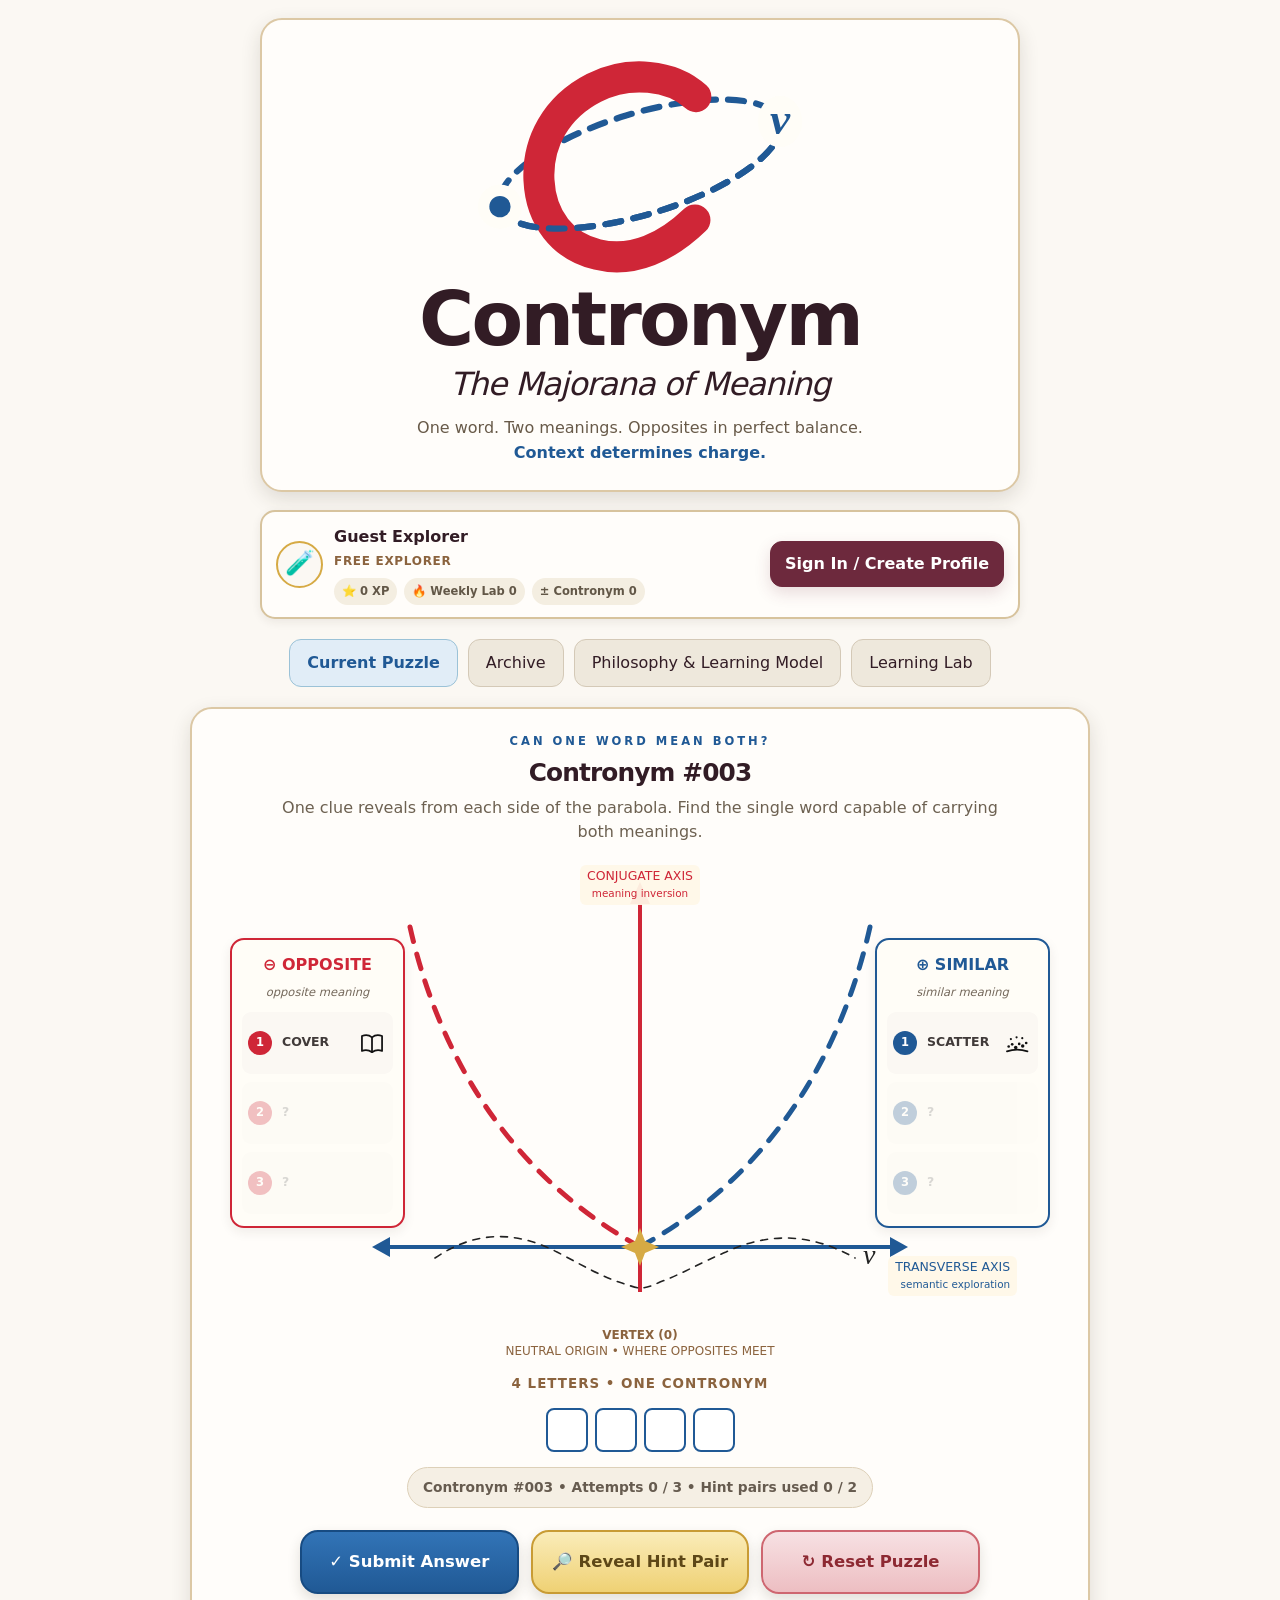
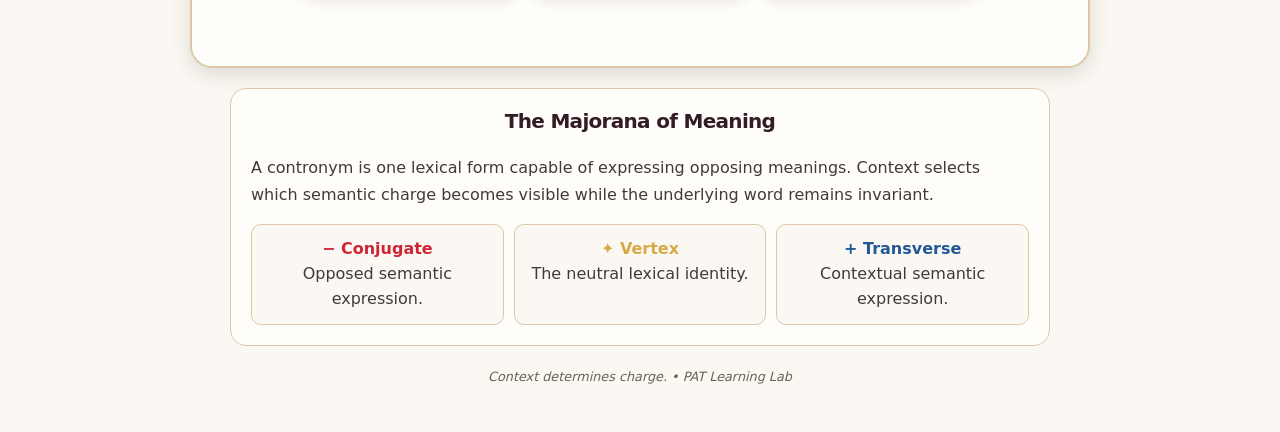
<file: contronym.html>
<!DOCTYPE html>
<html lang="en">

<head>

<meta charset="UTF-8">

<meta
  name="viewport"
  content="width=device-width, initial-scale=1.0, viewport-fit=cover"
>

<title>Contronym | The Majorana of Meaning</title>


<!-- =====================================================
     GOOGLE ANALYTICS
===================================================== -->

<script
  async
  src="https://www.googletagmanager.com/gtag/js?id=G-QCEPJP202V"
></script>

<script>

window.dataLayer =
  window.dataLayer || [];

function gtag() {
  dataLayer.push(arguments);
}

gtag(
  "js",
  new Date()
);

gtag(
  "config",
  "G-QCEPJP202V"
);

</script>


<!-- =====================================================
     SHARED PAT LEARNING LAB PROFILE
===================================================== -->

<script src="./profile.js?v=20260911-1"></script><script src="./pat-share.js?v=20261120"></script>


<style>

:root {

  --cream:#fff8e8;
  --paper:#fffdf7;
  --ink:#29261f;

  --red:#cf2637;
  --red-light:#f6dfdf;

  --blue:#205995;
  --blue-light:#e1edf7;

  --gold:#d6aa44;
  --gold-light:#f6e7ac;

  --brown:#8b633e;

  --green:#58784b;
  --green-light:#e4eddd;

  --purple:#71558e;
  --purple-light:#eee6f4;

  --border:#dcc8a5;

  --shadow:
    rgba(
      50,
      40,
      25,
      .14
    );

}


* {
  box-sizing:border-box;
}


html {

  scroll-behavior:smooth;

  -webkit-text-size-adjust:100%;

}


body {

  margin:0;

  min-height:100vh;

  padding:
    18px
    10px
    45px;

  overflow-x:hidden;

  background:
    var(--cream);

  color:
    var(--ink);

  font-family:
    Georgia,
    "Times New Roman",
    serif;

}


button,
input {

  font:inherit;

}


button {

  cursor:pointer;

  touch-action:manipulation;

  -webkit-tap-highlight-color:
    transparent;

}


.page-shell {

  width:
    min(
      980px,
      97%
    );

  margin:auto;

}



/* =====================================================
   BRAND
===================================================== */

.brand-panel {

  width:
    min(
      760px,
      100%
    );

  margin:
    0
    auto
    18px;

  padding:
    22px
    18px
    24px;

  border:
    2px
    solid
    var(--border);

  border-radius:
    22px;

  background:
    var(--paper);

  box-shadow:
    0
    7px
    20px
    var(--shadow);

  text-align:center;

}


.brand-logo-wrap {

  display:flex;

  justify-content:center;

  align-items:center;

  height:245px;

  margin-bottom:-5px;

}


.brand-logo {

  width:
    min(
      390px,
      88vw
    );

  height:auto;

  overflow:visible;

}


.brand-panel h1 {

  margin:0;

  font-size:
    clamp(
      2.7rem,
      9vw,
      4.7rem
    );

  line-height:1;

}


.brand-panel h2 {

  margin:
    9px
    0
    13px;

  font-size:
    clamp(
      1.25rem,
      4vw,
      2rem
    );

  font-style:italic;

  font-weight:normal;

}


.brand-description {

  margin:0;

  color:#685a49;

  font-size:1rem;

  line-height:1.55;

}


.brand-description strong {

  color:
    var(--blue);

}



/* =====================================================
   PROFILE STRIP
===================================================== */

.profile-strip {

  width:
    min(
      760px,
      100%
    );

  margin:
    0
    auto
    12px;

  display:grid;

  grid-template-columns:
    1fr
    auto;

  gap:10px;

  align-items:center;

  padding:
    12px
    14px;

  border:
    2px
    solid
    #d7c39d;

  border-radius:
    15px;

  background:
    var(--paper);

  box-shadow:
    0
    3px
    10px
    rgba(
      50,
      40,
      25,
      .08
    );

}


.profile-summary {

  min-width:0;

  display:flex;

  align-items:center;

  gap:11px;

}


.profile-avatar {

  width:47px;

  height:47px;

  flex:
    0
    0
    47px;

  display:flex;

  align-items:center;

  justify-content:center;

  border:
    2px
    solid
    var(--gold);

  border-radius:50%;

  background:
    var(--cream);

  font-size:1.5rem;

}


.profile-copy {

  min-width:0;

}


.profile-name {

  overflow:hidden;

  color:
    var(--ink);

  font-weight:bold;

  text-overflow:ellipsis;

  white-space:nowrap;

}


.profile-plan {

  margin-top:2px;

  color:
    var(--brown);

  font-size:.75rem;

  font-weight:bold;

  letter-spacing:.7px;

  text-transform:uppercase;

}


.profile-stats {

  display:flex;

  gap:7px;

  flex-wrap:wrap;

  margin-top:6px;

}


.profile-pill {

  padding:
    4px
    8px;

  border-radius:999px;

  background:
    #f4eee1;

  color:#625747;

  font-size:.72rem;

  font-weight:bold;

}


.profile-button {

  min-height:44px;

  padding:
    9px
    14px;

  border:
    2px
    solid
    var(--blue);

  border-radius:
    11px;

  background:
    var(--blue);

  color:white;

  font-weight:bold;

}



/* =====================================================
   PROFILE MODAL
===================================================== */

.profile-modal {

  position:fixed;

  inset:0;

  z-index:1000;

  display:none;

  align-items:center;

  justify-content:center;

  padding:18px;

  background:
    rgba(
      30,
      25,
      18,
      .5
    );

}


.profile-modal.visible {

  display:flex;

}


.profile-modal-card {

  width:
    min(
      520px,
      100%
    );

  max-height:
    min(
      760px,
      92vh
    );

  overflow-y:auto;

  padding:
    23px;

  border:
    2px
    solid
    var(--gold);

  border-radius:
    20px;

  background:
    var(--paper);

  box-shadow:
    0
    18px
    50px
    rgba(
      0,
      0,
      0,
      .25
    );

}


.profile-modal-top {

  display:flex;

  justify-content:space-between;

  gap:12px;

  align-items:flex-start;

}


.profile-modal h2 {

  margin:
    3px
    0
    4px;

}


.profile-modal-copy {

  margin:
    4px
    0
    18px;

  color:#675a49;

  font-size:.9rem;

  line-height:1.5;

}


.close-profile {

  width:40px;

  height:40px;

  flex:
    0
    0
    40px;

  border:
    1px
    solid
    #d6c8af;

  border-radius:50%;

  background:
    var(--cream);

  color:
    var(--brown);

  font-size:1.2rem;

  font-weight:bold;

}


.profile-field {

  margin-top:13px;

}


.profile-field label {

  display:block;

  margin-bottom:5px;

  color:
    var(--brown);

  font-size:.8rem;

  font-weight:bold;

}


.profile-field input {

  width:100%;

  min-height:48px;

  padding:
    10px
    12px;

  border:
    2px
    solid
    #ccb996;

  border-radius:
    10px;

  background:white;

  color:
    var(--ink);

}


.profile-field input:focus {

  outline:none;

  border-color:
    var(--blue);

  box-shadow:
    0
    0
    0
    3px
    rgba(
      32,
      89,
      149,
      .11
    );

}


.profile-actions {

  display:grid;

  grid-template-columns:
    1fr
    1fr;

  gap:9px;

  margin-top:18px;

}


.save-profile-button,
.cancel-profile-button {

  min-height:50px;

  padding:
    10px
    13px;

  border-radius:11px;

  font-weight:bold;

}


.save-profile-button {

  border:
    2px
    solid
    var(--green);

  background:
    var(--green);

  color:white;

}


.cancel-profile-button {

  border:
    2px
    solid
    var(--brown);

  background:white;

  color:
    var(--brown);

}


.profile-feedback {

  min-height:24px;

  margin-top:10px;

  color:
    var(--green);

  font-size:.84rem;

  font-weight:bold;

  text-align:center;

}


.profile-note {

  margin-top:17px;

  padding:
    12px;

  border-left:
    5px
    solid
    var(--gold);

  border-radius:9px;

  background:
    #fff7d9;

  color:#675a49;

  font-size:.78rem;

  line-height:1.45;

}


.profile-detail-card {

  margin-top:16px;

  padding:14px;

  border:
    1px
    solid
    #d8c7a7;

  border-radius:12px;

  background:
    var(--cream);

}


.profile-detail-grid {

  display:grid;

  grid-template-columns:
    repeat(
      3,
      minmax(
        0,
        1fr
      )
    );

  gap:8px;

}


.profile-detail-stat {

  padding:9px;

  border-radius:9px;

  background:
    var(--paper);

  text-align:center;

}


.profile-detail-stat strong {

  display:block;

  color:
    var(--blue);

  font-size:1.25rem;

}


.profile-detail-stat small {

  color:#66594a;

}



/* =====================================================
   NAVIGATION
===================================================== */

.top-nav {

  display:flex;

  justify-content:center;

  gap:10px;

  flex-wrap:wrap;

  margin:
    20px
    0;

}


.top-nav button {

  min-height:48px;

  padding:
    10px
    17px;

  border:
    1px
    solid
    #d4c9b7;

  border-radius:12px;

  background:
    #eee8dc;

  color:
    var(--ink);

  transition:
    transform
    .15s
    ease,
    background
    .15s
    ease;

}


.top-nav button:active {

  transform:
    scale(
      .98
    );

}


.top-nav button.active {

  border-color:
    #9bc2d7;

  background:
    var(--blue-light);

  color:
    var(--blue);

  font-weight:bold;

}



/* =====================================================
   VIEWS
===================================================== */

#play-view {

  display:flex;

  flex-direction:column;

  align-items:center;

}


#archive-view {

  display:none;

  width:
    min(
      620px,
      100%
    );

  margin:auto;

}



/* =====================================================
   PUZZLE CARD
===================================================== */

.puzzle-card {

  width:
    min(
      900px,
      100%
    );

  padding:23px;

  border:
    2px
    solid
    var(--border);

  border-radius:22px;

  background:
    var(--paper);

  box-shadow:
    0
    7px
    20px
    var(--shadow);

}


.puzzle-heading {

  max-width:720px;

  margin:auto;

  text-align:center;

}


.kicker {

  color:
    var(--blue);

  font-size:.72rem;

  font-weight:bold;

  letter-spacing:3px;

  text-transform:uppercase;

}


.puzzle-heading h3 {

  margin:
    7px
    0;

  font-size:1.55rem;

}


.puzzle-heading p {

  margin:0;

  color:#6d6151;

  line-height:1.5;

}



/* =====================================================
   MEANING GRAPH
===================================================== */

.game-container {

  position:relative;

  width:
    min(
      820px,
      100%
    );

  height:500px;

  margin:
    18px
    auto
    8px;

}


.graph-svg {

  position:absolute;

  inset:0;

  width:100%;

  height:100%;

  pointer-events:none;

}



/* =====================================================
   GRAPH LABELS
===================================================== */

.axis-label {

  position:absolute;

  z-index:5;

  padding:
    3px
    7px;

  border-radius:6px;

  background:
    rgba(
      255,
      248,
      232,
      .94
    );

  font-size:.78rem;

  line-height:1.35;

}


.conjugate-label {

  top:3px;

  left:50%;

  transform:
    translateX(
      -50%
    );

  color:
    var(--red);

  text-align:center;

}


.transverse-label {

  right:4%;

  bottom:66px;

  color:
    var(--blue);

  text-align:right;

}


.vertex-label {

  position:absolute;

  left:50%;

  bottom:3px;

  width:95%;

  transform:
    translateX(
      -50%
    );

  color:
    var(--brown);

  font-size:.75rem;

  line-height:1.35;

  text-align:center;

}



/* =====================================================
   CLUE COLUMNS
===================================================== */

.clue-column {

  position:absolute;

  z-index:7;

  top:76px;

  width:175px;

  min-height:260px;

  padding:
    12px
    10px;

  border:
    2px
    solid;

  border-radius:14px;

  background:
    rgba(
      255,
      253,
      247,
      .97
    );

  box-shadow:
    0
    4px
    12px
    rgba(
      50,
      40,
      25,
      .08
    );

}


.negative-column {

  left:0;

  border-color:
    var(--red);

}


.positive-column {

  right:0;

  border-color:
    var(--blue);

}


.clue-column-title {

  margin-bottom:4px;

  font-weight:bold;

  text-align:center;

}


.negative-column
.clue-column-title {

  color:
    var(--red);

}


.positive-column
.clue-column-title {

  color:
    var(--blue);

}


.clue-column-subtitle {

  margin-bottom:10px;

  color:#75695c;

  font-size:.72rem;

  font-style:italic;

  text-align:center;

}


.clue-list {

  display:grid;

  gap:8px;

}


.clue-item {

  min-height:62px;

  display:grid;

  grid-template-columns:
    28px
    1fr;

  align-items:center;

  gap:6px;

  padding:6px;

  border-radius:9px;

  background:
    var(--cream);

}


.clue-number {

  width:24px;

  height:24px;

  display:flex;

  align-items:center;

  justify-content:center;

  border-radius:50%;

  color:white;

  font-size:.72rem;

  font-weight:bold;

}


.negative-column
.clue-number {

  background:
    var(--red);

}


.positive-column
.clue-number {

  background:
    var(--blue);

}


.clue-word-row {

  min-width:0;

  display:flex;

  align-items:center;

  gap:5px;

}


.clue-word {

  flex:1;

  min-width:0;

  font-size:.78rem;

  font-weight:bold;

  overflow-wrap:anywhere;

  text-transform:uppercase;

}


.clue-silhouette {

  width:30px;

  height:30px;

  flex:
    0
    0
    30px;

  display:flex;

  align-items:center;

  justify-content:center;

}


.clue-silhouette svg {

  width:28px;

  height:28px;

}


.hidden-clue {

  opacity:.28;

}


.hidden-clue
.clue-word {

  position:relative;

  color:transparent;

}


.hidden-clue
.clue-word::after {

  content:"?";

  position:absolute;

  left:0;

  color:#777;

}


.hidden-clue
.clue-silhouette {

  visibility:hidden;

}



/* =====================================================
   ANSWER
===================================================== */

.answer-section {

  margin-top:8px;

  text-align:center;

}


#letter-count {

  color:
    var(--brown);

  font-size:.84rem;

  font-weight:bold;

  letter-spacing:1px;

}


.answer-boxes {

  display:flex;

  justify-content:center;

  gap:7px;

  flex-wrap:wrap;

  margin-top:11px;

}


.letter-box {

  width:42px;

  height:44px;

  padding:0;

  border:
    2px
    solid
    var(--blue);

  border-radius:8px;

  background:white;

  color:
    var(--ink);

  font-family:monospace;

  font-size:1.3rem;

  font-weight:bold;

  text-align:center;

  text-transform:uppercase;

}


.letter-box:focus {

  outline:none;

  box-shadow:
    0
    0
    0
    4px
    rgba(
      32,
      89,
      149,
      .13
    );

}



/* =====================================================
   BUTTONS
===================================================== */

.button-row {

  display:grid;

  grid-template-columns:
    repeat(
      3,
      minmax(
        0,
        1fr
      )
    );

  gap:12px;

  width:
    min(
      680px,
      100%
    );

  margin:
    22px
    auto
    0;

}


.button-row button {

  min-height:64px;

  padding:
    15px
    18px;

  border:
    2px
    solid
    transparent;

  border-radius:18px;

  font-size:1.03rem;

  font-weight:800;

  box-shadow:
    0
    6px
    13px
    rgba(
      50,
      40,
      25,
      .14
    );

  transition:
    transform
    .15s
    ease,
    box-shadow
    .15s
    ease;

}


.button-row button:hover {

  transform:
    translateY(
      -2px
    );

  box-shadow:
    0
    9px
    18px
    rgba(
      50,
      40,
      25,
      .17
    );

}


.button-row button:active {

  transform:
    scale(
      .985
    );

}


#submit-answer {

  border-color:#174b82;

  background:
    linear-gradient(
      180deg,
      #3274b7,
      #205995
    );

  color:white;

}


#submit-answer::before {

  content:"✓ ";

}


#show-hint {

  border-color:#c89b34;

  background:
    linear-gradient(
      180deg,
      #faecb9,
      #efd174
    );

  color:#5d4717;

}


#show-hint::before {

  content:"🔎 ";

}


#reset-puzzle {

  border-color:#ce6670;

  background:
    linear-gradient(
      180deg,
      #f7e1e3,
      #edbec2
    );

  color:#8d2932;

}


#reset-puzzle::before {

  content:"↻ ";

}


.button-row button:disabled {

  opacity:.5;

  cursor:default;

  transform:none;

}



/* =====================================================
   STATUS
===================================================== */

#attempts {

  width:fit-content;

  max-width:100%;

  margin:
    15px
    auto
    0;

  padding:
    8px
    15px;

  border:
    1px
    solid
    #ddd0b8;

  border-radius:999px;

  background:#f5efe4;

  color:#665b4f;

  font-size:.86rem;

  font-weight:bold;

  text-align:center;

}


#hint-text {

  display:none;

  max-width:580px;

  margin:
    16px
    auto
    0;

  padding:
    13px
    16px;

  border-left:
    5px
    solid
    var(--gold);

  border-radius:11px;

  background:#fff6d2;

  color:#665b4f;

  font-size:.9rem;

  font-style:italic;

  line-height:1.5;

  text-align:center;

}


#message {

  min-height:34px;

  max-width:580px;

  margin:
    15px
    auto
    0;

  color:
    var(--blue);

  font-size:.98rem;

  font-weight:bold;

  line-height:1.4;

  text-align:center;

}



/* =====================================================
   RESULT
===================================================== */

#result-card {

  display:none;

  width:
    min(
      660px,
      100%
    );

  margin:
    24px
    auto
    0;

  padding:20px;

  border:
    2px
    solid
    var(--gold);

  border-radius:18px;

  background:#fff8d8;

}


.result-majorana {

  display:flex;

  justify-content:center;

  gap:3px;

  font-size:2.2rem;

  font-weight:bold;

}


.result-title {

  margin-top:5px;

  color:
    var(--blue);

  font-size:1.15rem;

  font-weight:bold;

  text-align:center;

}


.definition-box {

  margin-top:14px;

  line-height:1.5;

}


.charge-definition {

  margin-top:12px;

  padding:12px;

  border-radius:10px;

}


.charge-definition.negative {

  border-left:
    5px
    solid
    var(--red);

  background:
    var(--red-light);

}


.charge-definition.positive {

  border-left:
    5px
    solid
    var(--blue);

  background:
    var(--blue-light);

}


.share-preview {

  margin-top:12px;

  padding:11px;

  overflow-wrap:anywhere;

  border-radius:10px;

  background:
    var(--paper);

  font-family:monospace;

  font-size:.82rem;

  white-space:pre-line;

}


.share-buttons {

  display:flex;

  justify-content:center;

  gap:9px;

  flex-wrap:wrap;

  margin-top:12px;

}


.share-buttons button {

  min-height:46px;

  padding:
    10px
    16px;

  border:
    1px
    solid
    #c9b991;

  border-radius:11px;

  background:white;

  font-weight:bold;

}



/* =====================================================
   CONCEPT
===================================================== */

.concept-panel {

  width:
    min(
      820px,
      100%
    );

  margin:
    20px
    auto
    0;

  padding:20px;

  border:
    1px
    solid
    var(--border);

  border-radius:16px;

  background:
    var(--paper);

  line-height:1.55;

}


.concept-panel h3 {

  margin-top:0;

  text-align:center;

}


.concept-grid {

  display:grid;

  grid-template-columns:
    repeat(
      3,
      minmax(
        0,
        1fr
      )
    );

  gap:10px;

  margin-top:14px;

}


.concept-box {

  padding:12px;

  border:
    1px
    solid
    var(--border);

  border-radius:10px;

  background:
    var(--cream);

  text-align:center;

}



/* =====================================================
   ARCHIVE
===================================================== */

.archive-heading {

  text-align:center;

}


.archive-access-box {

  margin-bottom:14px;

  padding:15px;

  border:
    2px
    solid
    var(--gold);

  border-radius:14px;

  background:
    #fff7d8;

  line-height:1.45;

  text-align:center;

}


.archive-access-box strong {

  color:
    var(--brown);

}


.archive-card {

  position:relative;

  margin-bottom:12px;

  padding:15px;

  overflow:hidden;

  border:
    1px
    solid
    #ddd;

  border-radius:15px;

  background:
    var(--paper);

}


.archive-card.locked {

  border-color:
    #d3c3a8;

  background:
    #f4efe5;

}


.archive-number {

  color:
    var(--blue);

  font-weight:bold;

}


.archive-date {

  color:#777;

  font-size:.8rem;

  font-style:italic;

}


.archive-description {

  margin:
    9px
    0;

  color:#555;

  font-size:.88rem;

}


.archive-play,
.archive-locked-button {

  width:100%;

  min-height:48px;

  padding:
    9px
    14px;

  border-radius:10px;

  font-weight:bold;

}


.archive-play {

  border:
    1px
    solid
    #abc8dc;

  background:
    var(--blue-light);

  color:
    var(--blue);

}


.archive-locked-button {

  border:
    1px
    solid
    #cab98d;

  background:
    #eadfc5;

  color:
    #695b3b;

}


.lock-badge {

  position:absolute;

  top:12px;

  right:12px;

  padding:
    5px
    8px;

  border-radius:999px;

  background:
    #e4d6b4;

  color:#5f5134;

  font-size:.68rem;

  font-weight:bold;

  letter-spacing:.5px;

  text-transform:uppercase;

}


.plus-panel {

  display:none;

  margin-top:15px;

  padding:18px;

  border:
    2px
    solid
    var(--purple);

  border-radius:15px;

  background:
    var(--purple-light);

  text-align:center;

}


.plus-panel.visible {

  display:block;

}


.plus-panel h3 {

  margin:
    2px
    0
    7px;

}


.plus-panel p {

  color:#65576d;

  line-height:1.45;

}


.plus-coming {

  display:inline-block;

  margin-top:5px;

  padding:
    9px
    13px;

  border-radius:999px;

  background:
    var(--purple);

  color:white;

  font-size:.8rem;

  font-weight:bold;

}


.footer-note {

  margin-top:20px;

  color:#6d6151;

  font-size:.8rem;

  font-style:italic;

  text-align:center;

}



/* =====================================================
   TABLET
===================================================== */

@media(max-width:760px) {

  .page-shell {
    width:100%;
  }

  .game-container {
    height:610px;
  }

  .clue-column {
    top:46px;
    width:145px;
  }

  .clue-word {
    font-size:.69rem;
  }

  .concept-grid {
    grid-template-columns:1fr;
  }

}



/* =====================================================
   MOBILE
===================================================== */

@media(max-width:600px) {

  body {

    padding:
      max(
        8px,
        env(
          safe-area-inset-top
        )
      )
      6px
      calc(
        30px
        +
        env(
          safe-area-inset-bottom
        )
      );

  }


  .page-shell {
    width:100%;
  }


  .brand-panel {

    width:100%;

    margin-bottom:10px;

    padding:
      12px
      10px
      16px;

    border-radius:16px;

    box-shadow:
      0
      4px
      12px
      rgba(
        50,
        40,
        25,
        .11
      );

  }


  .brand-logo-wrap {
    height:145px;
    margin-bottom:-3px;
  }


  .brand-logo {

    width:
      min(
        250px,
        72vw
      );

  }


  .brand-panel h1 {

    font-size:
      clamp(
        2.25rem,
        12vw,
        3.2rem
      );

  }


  .brand-panel h2 {

    margin:
      6px
      0
      9px;

    font-size:1.15rem;

  }


  .brand-description {

    font-size:.87rem;

    line-height:1.45;

  }


  .profile-strip {

    grid-template-columns:1fr;

    padding:
      10px
      11px;

  }


  .profile-button {
    width:100%;
  }


  .profile-detail-grid {
    grid-template-columns:1fr;
  }


  .profile-actions {
    grid-template-columns:1fr;
  }


  .top-nav {

    display:grid;

    grid-template-columns:
      repeat(
        2,
        minmax(
          0,
          1fr
        )
      );

    gap:7px;

    margin:
      10px
      0
      12px;

  }


  .top-nav button {

    width:100%;

    min-height:48px;

    padding:
      8px
      7px;

    border-radius:10px;

    font-size:.78rem;

    line-height:1.2;

  }


  .puzzle-card {

    width:100%;

    padding:
      12px
      8px
      16px;

    border-radius:16px;

  }


  .kicker {

    font-size:.62rem;

    letter-spacing:2px;

  }


  .puzzle-heading h3 {

    margin:
      6px
      0;

    font-size:1.35rem;

  }


  .puzzle-heading p {

    max-width:335px;

    margin:auto;

    font-size:.86rem;

    line-height:1.42;

  }


  .game-container {

    height:675px;

    margin:
      10px
      auto
      0;

  }


  .graph-svg {

    top:250px;

    bottom:auto;

    width:100%;

    height:390px;

  }


  .clue-column {

    top:34px;

    width:
      calc(
        50%
        -
        4px
      );

    min-height:208px;

    padding:
      8px
      6px;

    border-radius:11px;

  }


  .negative-column {
    left:0;
  }


  .positive-column {
    right:0;
  }


  .clue-column-title {

    margin-bottom:2px;

    font-size:.78rem;

  }


  .clue-column-subtitle {

    margin-bottom:6px;

    font-size:.61rem;

  }


  .clue-list {
    gap:5px;
  }


  .clue-item {

    min-height:49px;

    grid-template-columns:
      23px
      minmax(
        0,
        1fr
      );

    gap:3px;

    padding:4px;

    border-radius:7px;

  }


  .clue-number {

    width:21px;

    height:21px;

    font-size:.63rem;

  }


  .clue-word-row {
    gap:2px;
  }


  .clue-word {

    font-size:.63rem;

    line-height:1.08;

  }


  .clue-silhouette {

    width:23px;

    height:23px;

    flex-basis:23px;

  }


  .clue-silhouette svg {

    width:21px;

    height:21px;

  }


  .conjugate-label {

    top:259px;

    max-width:100px;

    padding:
      2px
      4px;

    font-size:.58rem;

  }


  .transverse-label {

    right:2px;

    bottom:55px;

    padding:
      2px
      4px;

    font-size:.56rem;

  }


  .vertex-label {

    bottom:2px;

    width:100%;

    font-size:.61rem;

  }


  .answer-section {
    margin-top:3px;
  }


  #letter-count {

    display:block;

    padding:
      0
      6px;

    font-size:.72rem;

    line-height:1.4;

  }


  .answer-boxes {

    gap:5px;

    margin-top:9px;

  }


  .letter-box {

    width:37px;

    height:42px;

    border-radius:7px;

    font-size:1.15rem;

  }


  #attempts {

    margin-top:12px;

    padding:
      7px
      11px;

    font-size:.72rem;

    line-height:1.35;

  }


  .button-row {

    grid-template-columns:1fr;

    gap:8px;

    width:100%;

    margin-top:15px;

  }


  .button-row button {

    width:100%;

    min-height:55px;

    padding:
      12px
      15px;

    border-radius:14px;

    font-size:.95rem;

  }


  #hint-text {

    margin-top:12px;

    padding:
      11px
      12px;

    font-size:.82rem;

  }


  #message {

    min-height:28px;

    margin-top:11px;

    font-size:.85rem;

  }


  #result-card {

    margin-top:18px;

    padding:
      15px
      12px;

    border-radius:14px;

  }


  .result-majorana {
    font-size:1.9rem;
  }


  .result-title {
    font-size:1rem;
  }


  .definition-box {
    font-size:.9rem;
  }


  .charge-definition {
    padding:10px;
  }


  .share-buttons {

    display:grid;

    grid-template-columns:
      1fr
      1fr;

  }


  .share-buttons button {
    width:100%;
  }


  .concept-panel {

    margin-top:12px;

    padding:
      15px
      12px;

    border-radius:14px;

    font-size:.9rem;

  }


  .concept-panel h3 {
    font-size:1.2rem;
  }


  .concept-grid {

    grid-template-columns:1fr;

    gap:7px;

  }


  .concept-box {
    padding:10px;
  }


  #archive-view {
    width:100%;
  }


  .archive-card {
    padding:13px;
  }

}



/* =====================================================
   SMALL PHONES
===================================================== */

@media(max-width:390px) {

  .brand-logo-wrap {
    height:130px;
  }

  .brand-logo {
    width:225px;
  }

  .brand-panel h1 {
    font-size:2.25rem;
  }

  .top-nav button {
    font-size:.72rem;
  }

  .game-container {
    height:665px;
  }

  .clue-column {
    padding:7px 4px;
  }

  .clue-word {
    font-size:.58rem;
  }

  .clue-silhouette {

    width:20px;

    height:20px;

    flex-basis:20px;

  }

  .clue-silhouette svg {

    width:19px;

    height:19px;

  }

  .letter-box {

    width:34px;

    height:39px;

    font-size:1.05rem;

  }

}



/* =====================================================
   VERY SMALL PHONES
===================================================== */

@media(max-width:350px) {

  .top-nav {
    grid-template-columns:1fr;
  }

  .game-container {
    height:685px;
  }

  .clue-word {
    font-size:.54rem;
  }

  .letter-box {

    width:31px;

    height:38px;

  }

}

</style>

  <link rel="stylesheet" href="pat-professional.css">
</head>


<body>


<div class="page-shell">


<!-- =====================================================
     BRAND
===================================================== -->

<section class="brand-panel">


<div class="brand-logo-wrap">


<svg
  class="brand-logo"
  viewBox="0 0 440 280"
  aria-label="Contronym logo"
>


<ellipse
  cx="220"
  cy="140"
  rx="165"
  ry="57"
  transform="rotate(-17 220 140)"
  fill="none"
  stroke="#205995"
  stroke-width="7"
  stroke-dasharray="18 14"
  stroke-linecap="round"
/>


<path
  d="
    M 283 64
    C 256 39,207 34,168 54
    C 125 76,104 116,106 158
    C 108 201,133 233,172 242
    C 212 252,251 233,282 203
  "
  fill="none"
  stroke="#cf2637"
  stroke-width="35"
  stroke-linecap="round"
/>


<path
  d="
    M 385 140
    A 165 57 0 0 1 55 140
  "
  transform="rotate(-17 220 140)"
  fill="none"
  stroke="#205995"
  stroke-width="7"
  stroke-dasharray="18 14"
  stroke-linecap="round"
/>


<circle
  cx="62"
  cy="188"
  r="25"
  fill="#fffdf7"
/>


<circle
  cx="62"
  cy="188"
  r="12"
  fill="#205995"
/>


<ellipse
  cx="378"
  cy="92"
  rx="25"
  ry="29"
  fill="#fffdf7"
/>


<text
  x="378"
  y="94"
  fill="#205995"
  font-family="Georgia,'Times New Roman',serif"
  font-size="51"
  font-style="italic"
  font-weight="700"
  text-anchor="middle"
  dominant-baseline="middle"
>
ν
</text>


</svg>


</div>


<h1>
Contronym
</h1>


<h2>
The Majorana of Meaning
</h2>


<p class="brand-description">

One word. Two meanings.
Opposites in perfect balance.

<br>

<strong>
Context determines charge.
</strong>

</p>


</section>



<!-- =====================================================
     PROFILE BAR
===================================================== -->

<section class="profile-strip">


<div class="profile-summary">


<div
  id="profileAvatar"
  class="profile-avatar"
>
🧪
</div>


<div class="profile-copy">


<div
  id="profileName"
  class="profile-name"
>
Guest
</div>


<div
  id="profilePlan"
  class="profile-plan"
>
FREE EXPLORER
</div>


<div class="profile-stats">


<span
  id="profileXP"
  class="profile-pill"
>
⭐ 0 XP
</span>


<span
  id="profileGlobalStreak"
  class="profile-pill"
>
🔥 Weekly Lab 0
</span>


<span
  id="profileContronymStreak"
  class="profile-pill"
>
± Contronym 0
</span>


</div>


</div>


</div>


<button
  id="openProfileButton"
  class="profile-button"
  type="button"
>
Sign In / Profile
</button>


</section>



<!-- =====================================================
     PROFILE MODAL
===================================================== -->

<div
  id="profileModal"
  class="profile-modal"
  aria-hidden="true"
>


<section class="profile-modal-card">


<div class="profile-modal-top">


<div>

<div class="kicker">
PAT LEARNING LAB PROFILE
</div>

<h2>
Create Your Explorer Profile
</h2>

</div>


<button
  id="closeProfileButton"
  class="close-profile"
  type="button"
  aria-label="Close profile"
>
×
</button>


</div>


<p class="profile-modal-copy">

Create a username and connect an email
so your Learning Lab identity is ready
for streaks, XP, archives and future
Learning Lab+ subscriptions.

</p>


<div class="profile-field">

<label for="profileUsernameInput">
Username
</label>

<input
  id="profileUsernameInput"
  type="text"
  maxlength="30"
  autocomplete="nickname"
  placeholder="Choose a username"
>

</div>


<div class="profile-field">

<label for="profileEmailInput">
Email
</label>

<input
  id="profileEmailInput"
  type="email"
  maxlength="120"
  autocomplete="email"
  placeholder="you@example.com"
>

</div>


<div class="profile-detail-card">


<div class="profile-detail-grid">


<div class="profile-detail-stat">

<strong id="modalXP">
0
</strong>

<small>
XP
</small>

</div>


<div class="profile-detail-stat">

<strong id="modalGlobalStreak">
0
</strong>

<small>
Weekly Lab Streak
</small>

</div>


<div class="profile-detail-stat">

<strong id="modalContronymStreak">
0
</strong>

<small>
Contronym Streak
</small>

</div>


</div>


</div>


<div class="profile-actions">


<button
  id="saveProfileButton"
  class="save-profile-button"
  type="button"
>
Save Profile
</button>


<button
  id="cancelProfileButton"
  class="cancel-profile-button"
  type="button"
>
Cancel
</button>


</div>


<div
  id="profileFeedback"
  class="profile-feedback"
>
</div>


<div class="profile-note">

<strong>
Prototype account:
</strong>

This currently saves your profile on this device.
It is not yet a password-protected or verified
online account. When secure authentication and
paid subscriptions are added, this interface can
connect to that account system.

</div>


</section>


</div>



<!-- =====================================================
     NAVIGATION
===================================================== -->

<div class="top-nav">


<button
  id="current-tab"
  class="active"
  type="button"
>
Current Puzzle
</button>


<button
  id="archive-tab"
  type="button"
>
Archive
</button>


<button
  type="button"
  onclick="window.location.href='philosophy.html'"
>
Philosophy & Learning Model
</button>


<button
  type="button"
  onclick="window.location.href='index.html'"
>
Learning Lab
</button>


</div>



<!-- =====================================================
     PLAY VIEW
===================================================== -->

<div id="play-view">


<section class="puzzle-card">


<div class="puzzle-heading">


<div class="kicker">
CAN ONE WORD MEAN BOTH?
</div>


<h3 id="puzzle-title">
</h3>


<p>

One clue reveals from each side of the parabola.

Find the single word capable of carrying both meanings.

</p>


</div>



<!-- =====================================================
     MEANING GRAPH
===================================================== -->

<div class="game-container">


<svg
  class="graph-svg"
  viewBox="0 0 820 500"
  preserveAspectRatio="xMidYMid meet"
>


<line
  x1="150"
  y1="385"
  x2="670"
  y2="385"
  stroke="#205995"
  stroke-width="4"
/>


<polygon
  points="678,385 660,375 660,395"
  fill="#205995"
/>


<polygon
  points="142,385 160,375 160,395"
  fill="#205995"
/>


<line
  x1="410"
  y1="30"
  x2="410"
  y2="430"
  stroke="#cf2637"
  stroke-width="4"
/>


<polygon
  points="410,20 400,42 420,42"
  fill="#cf2637"
/>


<path
  d="
    M180 65
    C205 176,267 306,410 385
  "
  fill="none"
  stroke="#cf2637"
  stroke-width="5"
  stroke-dasharray="15 13"
  stroke-linecap="round"
/>


<path
  d="
    M410 385
    C553 306,615 176,640 65
  "
  fill="none"
  stroke="#205995"
  stroke-width="5"
  stroke-dasharray="15 13"
  stroke-linecap="round"
/>


<circle
  cx="410"
  cy="385"
  r="7"
  fill="#d6aa44"
/>


<path
  d="
    M410 366
    L415 379
    L429 385
    L415 391
    L410 404
    L405 391
    L391 385
    L405 379
    Z
  "
  fill="#d6aa44"
/>


<path
  d="
    M205 396
    C246 368,286 369,327 390
    C350 402,372 415,392 421
    C401 424,406 426,410 426
    C416 426,422 424,430 420
    C452 412,472 400,496 390
    C539 370,581 371,625 396
  "
  fill="none"
  stroke="#222"
  stroke-width="1.6"
  stroke-dasharray="7 7"
  stroke-linecap="round"
/>


<text
  x="633"
  y="402"
  fill="#222"
  font-family="Georgia,serif"
  font-size="28"
  font-style="italic"
>
ν
</text>


</svg>



<div class="axis-label conjugate-label">

CONJUGATE AXIS

<br>

<small>
meaning inversion
</small>

</div>



<div class="axis-label transverse-label">

TRANSVERSE AXIS

<br>

<small>
semantic exploration
</small>

</div>



<div class="clue-column negative-column">


<div class="clue-column-title">
⊖ OPPOSITE
</div>


<div class="clue-column-subtitle">
opposite meaning
</div>


<div
  id="negativeClues"
  class="clue-list"
>
</div>


</div>



<div class="clue-column positive-column">


<div class="clue-column-title">
⊕ SIMILAR
</div>


<div class="clue-column-subtitle">
similar meaning
</div>


<div
  id="positiveClues"
  class="clue-list"
>
</div>


</div>



<div class="vertex-label">

<strong>
VERTEX (0)
</strong>

<br>

NEUTRAL ORIGIN • WHERE OPPOSITES MEET

</div>


</div>



<!-- =====================================================
     ANSWER
===================================================== -->

<div class="answer-section">


<strong id="letter-count">
</strong>


<div
  id="answer-boxes"
  class="answer-boxes"
>
</div>


</div>


<p id="attempts">
</p>



<div class="button-row">


<button
  id="submit-answer"
  type="button"
>
Submit Answer
</button>


<button
  id="show-hint"
  type="button"
>
Reveal Hint Pair
</button>


<button
  id="reset-puzzle"
  type="button"
>
Reset Puzzle
</button>


</div>


<p id="hint-text">
</p>


<p id="message">
</p>



<div id="result-card">


<div class="result-majorana">


<span style="color:#cf2637;">
C
</span>


<span style="color:#205995;font-style:italic;">
ν
</span>


</div>


<div
  id="result-title"
  class="result-title"
>
</div>


<div
  id="definition-box"
  class="definition-box"
>
</div>


<div
  id="share-preview"
  class="share-preview"
>
</div>


<div class="share-buttons">


<button
  id="native-share"
  type="button"
>
Share
</button>


<button
  id="copy-share"
  type="button"
>
Copy Result
</button>


</div>


</div>


</section>



<section class="concept-panel">


<h3>
The Majorana of Meaning
</h3>


<p>

A contronym is one lexical form capable of expressing
opposing meanings.

Context selects which semantic charge becomes visible
while the underlying word remains invariant.

</p>


<div class="concept-grid">


<div class="concept-box">

<strong style="color:#cf2637;">
− Conjugate
</strong>

<br>

Opposed semantic expression.

</div>


<div class="concept-box">

<strong style="color:#d6aa44;">
✦ Vertex
</strong>

<br>

The neutral lexical identity.

</div>


<div class="concept-box">

<strong style="color:#205995;">
+ Transverse
</strong>

<br>

Contextual semantic expression.

</div>


</div>


</section>


</div>



<!-- =====================================================
     ARCHIVE
===================================================== -->

<div id="archive-view">


<div class="archive-heading">


<h3>
Contronym Archive
</h3>


<p>
Return to earlier Majoranas of Meaning.
</p>


</div>


<div
  id="archiveAccessBox"
  class="archive-access-box"
>
</div>


<div id="archive-list">
</div>


<div
  id="plusPanel"
  class="plus-panel"
>


<div class="kicker">
LEARNING LAB+
</div>


<h3>
Unlock the Full Contronym Archive
</h3>


<p>

The newest weekly Contronym stays free.

Learning Lab+ will unlock previous puzzles,
full archives and expanded player history.

</p>


<span class="plus-coming">
Subscriptions Coming Soon
</span>


</div>


</div>



<div
  id="footer-note"
  class="footer-note"
>

Context determines charge.

• PAT Learning Lab

</div>


</div>



<script>


/* =====================================================
   ANALYTICS
===================================================== */

function trackContronymEvent(
  eventName,
  puzzle,
  extraData
) {

  if (
    typeof gtag !==
    "function"
  ) {

    return;

  }


  gtag(
    "event",
    eventName,
    {

      game_name:
        "contronym",

      mode:
        "majorana_of_meaning",

      puzzle_number:
        puzzle.number,

      ...(extraData || {})

    }
  );

}



/* =====================================================
   PROFILE HELPERS
===================================================== */

function getLearningLabProfile() {

  if (
    window.PATProfile
    &&
    typeof PATProfile.get ===
    "function"
  ) {

    return PATProfile.get();

  }


  return {

    username:
      "Guest",

    email:
      "",

    avatar:
      "🧪",

    plan:
      "free",

    xp:
      0,

    globalStreak:
      0,

    streaks:
      {

        contronym:
          0

      }

  };

}



function saveLearningLabProfile(
  profile
) {

  if (
    window.PATProfile
    &&
    typeof PATProfile.save ===
    "function"
  ) {

    PATProfile.save(
      profile
    );

  }

}



function learningLabArchiveUnlocked() {

  if (
    window.PATProfile
    &&
    typeof PATProfile.canAccessArchive ===
    "function"
  ) {

    return PATProfile
      .canAccessArchive();

  }


  return false;

}



/* =====================================================
   PROFILE UI
===================================================== */

const profileModal =
  document.getElementById(
    "profileModal"
  );


const openProfileButton =
  document.getElementById(
    "openProfileButton"
  );


const closeProfileButton =
  document.getElementById(
    "closeProfileButton"
  );


const cancelProfileButton =
  document.getElementById(
    "cancelProfileButton"
  );


const saveProfileButton =
  document.getElementById(
    "saveProfileButton"
  );


const profileUsernameInput =
  document.getElementById(
    "profileUsernameInput"
  );


const profileEmailInput =
  document.getElementById(
    "profileEmailInput"
  );



function renderProfileUI() {

  const profile =
    getLearningLabProfile();


  const username =
    profile.username
    ||
    "Guest";


  const avatar =
    profile.avatar
    ||
    "🧪";


  const plan =
    profile.plan
    ||
    "free";


  const xp =
    Number(
      profile.xp
      ||
      0
    );


  const globalStreak =
    Number(
      profile.globalStreak
      ||
      0
    );


  const contronymStreak =
    Number(
      profile.streaks
      &&
      profile.streaks.contronym
      ||
      0
    );


  document
    .getElementById(
      "profileAvatar"
    )
    .textContent =
      avatar;


  document
    .getElementById(
      "profileName"
    )
    .textContent =
      username ===
      "Guest"
      ?
        "Guest Explorer"
      :
        "@"
        +
        username;


  document
    .getElementById(
      "profilePlan"
    )
    .textContent =
      plan ===
      "plus"
      ?
        "LEARNING LAB+"
      :
      plan ===
      "admin"
      ?
        "LAB ADMIN"
      :
        "FREE EXPLORER";


  document
    .getElementById(
      "profileXP"
    )
    .textContent =
      "⭐ "
      +
      xp
      +
      " XP";


  document
    .getElementById(
      "profileGlobalStreak"
    )
    .textContent =
      "🔥 Weekly Lab "
      +
      globalStreak;


  document
    .getElementById(
      "profileContronymStreak"
    )
    .textContent =
      "± Contronym "
      +
      contronymStreak;


  document
    .getElementById(
      "modalXP"
    )
    .textContent =
      xp;


  document
    .getElementById(
      "modalGlobalStreak"
    )
    .textContent =
      globalStreak;


  document
    .getElementById(
      "modalContronymStreak"
    )
    .textContent =
      contronymStreak;


  openProfileButton.textContent =
    username ===
    "Guest"
    ?
      "Sign In / Create Profile"
    :
      "@"
      +
      username;

}



function openProfileModal() {

  const profile =
    getLearningLabProfile();


  profileUsernameInput.value =
    profile.username ===
    "Guest"
    ?
      ""
    :
      (
        profile.username
        ||
        ""
      );


  profileEmailInput.value =
    profile.email
    ||
    "";


  document
    .getElementById(
      "profileFeedback"
    )
    .textContent =
      "";


  profileModal
    .classList
    .add(
      "visible"
    );


  profileModal.setAttribute(
    "aria-hidden",
    "false"
  );


  setTimeout(
    function () {

      profileUsernameInput.focus();

    },

    50
  );

}



function closeProfileModal() {

  profileModal
    .classList
    .remove(
      "visible"
    );


  profileModal.setAttribute(
    "aria-hidden",
    "true"
  );

}



openProfileButton
  .addEventListener(
    "click",
    openProfileModal
  );


closeProfileButton
  .addEventListener(
    "click",
    closeProfileModal
  );


cancelProfileButton
  .addEventListener(
    "click",
    closeProfileModal
  );


profileModal
  .addEventListener(
    "click",
    function (
      event
    ) {

      if (
        event.target ===
        profileModal
      ) {

        closeProfileModal();

      }

    }
  );



saveProfileButton
  .addEventListener(
    "click",
    function () {

      const username =
        profileUsernameInput
          .value
          .trim();


      const email =
        profileEmailInput
          .value
          .trim()
          .toLowerCase();


      if (
        username.length <
        2
      ) {

        document
          .getElementById(
            "profileFeedback"
          )
          .textContent =
            "Choose a username with at least 2 characters.";


        return;

      }


      const emailPattern =
        /^[^\s@]+@[^\s@]+\.[^\s@]+$/;


      if (
        !emailPattern.test(
          email
        )
      ) {

        document
          .getElementById(
            "profileFeedback"
          )
          .textContent =
            "Enter a valid email address.";


        return;

      }


      if (
        window.PATProfile
        &&
        typeof PATProfile.updateAccount ===
        "function"
      ) {

        PATProfile.updateAccount(
          {

            username:
              username,

            email:
              email

          }
        );

      }


      renderProfileUI();


      document
        .getElementById(
          "profileFeedback"
        )
        .textContent =
          "✓ Learning Lab profile saved.";


      if (
        typeof gtag ===
        "function"
      ) {

        gtag(
          "event",
          "profile_saved",
          {

            game_name:
              "contronym"

          }
        );

      }


      setTimeout(
        closeProfileModal,
        700
      );

    }
  );



window.addEventListener(
  "pat-profile-updated",
  function () {

    renderProfileUI();

  }
);



/* =====================================================
   ICONS
===================================================== */

const icons = {


/* =========================
   #001 SANCTION
========================= */

restrict:
`
<svg viewBox="0 0 64 64">
<rect x="6" y="18" width="52" height="20" rx="3" fill="#111"/>
<rect x="13" y="38" width="7" height="19" fill="#111"/>
<rect x="44" y="38" width="7" height="19" fill="#111"/>
</svg>
`,


penalize:
`
<svg viewBox="0 0 64 64">
<rect
  x="18"
  y="8"
  width="31"
  height="13"
  rx="3"
  fill="#111"
  transform="rotate(-34 32 14)"
/>
<rect
  x="28"
  y="20"
  width="8"
  height="35"
  fill="#111"
  transform="rotate(-34 32 37)"
/>
<rect x="8" y="51" width="39" height="7" rx="3" fill="#111"/>
</svg>
`,


punish:
`
<svg viewBox="0 0 64 64">
<rect
  x="13"
  y="9"
  width="33"
  height="15"
  rx="3"
  fill="#111"
  transform="rotate(-25 29 16)"
/>
<rect
  x="31"
  y="19"
  width="8"
  height="39"
  fill="#111"
  transform="rotate(-25 35 38)"
/>
</svg>
`,


permit:
`
<svg viewBox="0 0 64 64">
<rect x="8" y="9" width="7" height="47" fill="#111"/>
<rect x="49" y="9" width="7" height="47" fill="#111"/>
<path
  d="
    M16 48
    L40 35
    L40 14
    L16 27
    Z
  "
  fill="#111"
/>
</svg>
`,


authorize:
`
<svg viewBox="0 0 64 64">
<path
  d="
    M23 7
    H41
    C44 14,43 22,39 28
    H25
    C21 22,20 14,23 7
    Z
  "
  fill="#111"
/>
<rect x="15" y="27" width="34" height="13" rx="4" fill="#111"/>
<rect x="9" y="44" width="46" height="10" rx="3" fill="#111"/>
</svg>
`,


approve:
`
<svg viewBox="0 0 64 64">
<circle cx="32" cy="32" r="26" fill="#111"/>
<path
  d="
    M17 32
    L27 42
    L48 19
  "
  fill="none"
  stroke="#fff"
  stroke-width="7"
  stroke-linecap="round"
  stroke-linejoin="round"
/>
</svg>
`,


/* =========================
   #002 CLIP
========================= */

cut:
`
<svg viewBox="0 0 64 64">
<g
  fill="none"
  stroke="#111"
  stroke-width="5"
  stroke-linecap="round"
>
<circle cx="14" cy="18" r="8"/>
<circle cx="14" cy="46" r="8"/>
<path d="M20 23 L54 8 M20 41 L54 56 M21 31 L36 31"/>
</g>
</svg>
`,


trim:
`
<svg viewBox="0 0 64 64">
<g
  fill="none"
  stroke="#111"
  stroke-width="6"
  stroke-linecap="round"
>
<circle cx="15" cy="18" r="7"/>
<circle cx="15" cy="45" r="7"/>
<path d="M21 23 L52 10 M21 40 L52 53"/>
</g>
</svg>
`,


remove:
`
<svg viewBox="0 0 64 64">
<rect
  x="6"
  y="20"
  width="30"
  height="25"
  rx="4"
  fill="#111"
/>
<path
  d="M34 14 L59 32 L34 50 Z"
  fill="#111"
/>
</svg>
`,


attach:
`
<svg viewBox="0 0 64 64">
<path
  d="
    M23 39
    L43 19
    C50 12,59 22,52 29
    L29 52
    C18 63,3 49,14 38
    L38 14
  "
  fill="none"
  stroke="#111"
  stroke-width="6"
  stroke-linecap="round"
  stroke-linejoin="round"
/>
</svg>
`,


fasten:
`
<svg viewBox="0 0 64 64">
<rect
  x="7"
  y="19"
  width="50"
  height="27"
  rx="6"
  fill="none"
  stroke="#111"
  stroke-width="6"
/>
<rect
  x="23"
  y="25"
  width="18"
  height="15"
  rx="3"
  fill="#111"
/>
</svg>
`,


secure:
`
<svg viewBox="0 0 64 64">
<rect
  x="12"
  y="28"
  width="40"
  height="29"
  rx="5"
  fill="#111"
/>
<path
  d="
    M21 29
    V21
    C21 8,43 8,43 21
    V29
  "
  fill="none"
  stroke="#111"
  stroke-width="7"
/>
</svg>
`,


/* =========================
   #003 DUST
   DESIGNED TO MATCH THE
   THREE CONTRONYM CARDS
========================= */

cover:
`
<svg viewBox="0 0 64 64">
<path
  d="
    M9 16
    C19 12,26 14,32 19
    C38 14,45 12,55 16
    V50
    C46 47,39 48,32 53
    C25 48,18 47,9 50
    Z
  "
  fill="none"
  stroke="#111"
  stroke-width="4"
  stroke-linejoin="round"
/>
<path
  d="M32 19 V53"
  stroke="#111"
  stroke-width="4"
/>
</svg>
`,


dirty:
`
<svg viewBox="0 0 64 64">
<g fill="#111">
<circle cx="31" cy="31" r="13"/>
<circle cx="16" cy="25" r="6"/>
<circle cx="45" cy="18" r="5"/>
<circle cx="49" cy="39" r="7"/>
<circle cx="19" cy="44" r="4"/>
<circle cx="37" cy="49" r="5"/>
<circle cx="11" cy="13" r="3"/>
<circle cx="54" cy="53" r="3"/>
</g>
</svg>
`,


toss:
`
<svg viewBox="0 0 64 64">
<g
  fill="none"
  stroke="#111"
  stroke-width="4"
  stroke-linecap="round"
  stroke-linejoin="round"
>
<circle cx="18" cy="14" r="6" fill="#111"/>
<path d="M18 21 L24 37"/>
<path d="M23 27 L37 18"/>
<path d="M24 37 L16 54"/>
<path d="M24 37 L35 53"/>
<path d="M39 17 Q49 15 55 22"/>
</g>
<circle cx="43" cy="17" r="4" fill="#111"/>
<path
  d="M44 38 H57 L54 57 H47 Z"
  fill="#111"
/>
</svg>
`,


scatter:
`
<svg viewBox="0 0 64 64">
<g fill="#111">
<circle cx="13" cy="40" r="3"/>
<circle cx="21" cy="35" r="3"/>
<circle cx="29" cy="42" r="4"/>
<circle cx="37" cy="34" r="3"/>
<circle cx="45" cy="39" r="4"/>
<circle cx="53" cy="32" r="3"/>
<circle cx="18" cy="23" r="2.5"/>
<circle cx="31" cy="19" r="2.5"/>
<circle cx="44" cy="21" r="2.5"/>
</g>
<path
  d="M9 51 Q32 43 56 51"
  fill="none"
  stroke="#111"
  stroke-width="4"
  stroke-linecap="round"
/>
</svg>
`,


clean:
`
<svg viewBox="0 0 64 64">
<g fill="#111">
<path
  d="
    M32 5
    L36 22
    L53 26
    L36 30
    L32 47
    L28 30
    L11 26
    L28 22
    Z
  "
/>
<path
  d="
    M50 38
    L52 47
    L61 49
    L52 51
    L50 60
    L48 51
    L39 49
    L48 47
    Z
  "
/>
<path
  d="
    M13 39
    L15 46
    L22 48
    L15 50
    L13 57
    L11 50
    L4 48
    L11 46
    Z
  "
/>
</g>
</svg>
`,


throw:
`
<svg viewBox="0 0 64 64">
<g
  fill="none"
  stroke="#111"
  stroke-width="4"
  stroke-linecap="round"
  stroke-linejoin="round"
>
<circle cx="17" cy="16" r="6" fill="#111"/>
<path d="M18 23 L26 38"/>
<path d="M23 28 L38 21"/>
<path d="M26 38 L18 55"/>
<path d="M26 38 L38 53"/>
<path d="M40 20 Q49 16 57 18"/>
</g>
<g fill="#111">
<circle cx="43" cy="17" r="2"/>
<circle cx="49" cy="14" r="2"/>
<circle cx="55" cy="17" r="2"/>
<circle cx="52" cy="23" r="2"/>
<circle cx="59" cy="25" r="2"/>
</g>
</svg>
`

};



/* =====================================================
   PUZZLES

   LAST PUZZLE = CURRENT PUZZLE
===================================================== */

const puzzles = [


/* =====================================================
   CONTRONYM #001
   SANCTION
===================================================== */

{

  number:
    "001",

  date:
    "June 2026",

  word:
    "SANCTION",


  hintPairs: [


    {

      negative:
        {

          word:
            "restrict",

          icon:
            "restrict"

        },


      positive:
        {

          word:
            "permit",

          icon:
            "permit"

        }

    },


    {

      negative:
        {

          word:
            "penalize",

          icon:
            "penalize"

        },


      positive:
        {

          word:
            "authorize",

          icon:
            "authorize"

        }

    },


    {

      negative:
        {

          word:
            "punish",

          icon:
            "punish"

        },


      positive:
        {

          word:
            "approve",

          icon:
            "approve"

        }

    }

  ],


  message:
    "A single word can officially approve something or impose a penalty depending on context.",


  positiveDefinition:
    "to officially approve, authorize or permit something.",


  negativeDefinition:
    "to penalize, punish or impose restrictions.",


  positiveExample:
    "The committee sanctioned the proposal.",


  negativeExample:
    "The league sanctioned the player.",


  footer:
    "Context determines charge. • PAT Learning Lab"

},



/* =====================================================
   CONTRONYM #002
   CLIP
===================================================== */

{

  number:
    "002",

  date:
    "August 2026",

  word:
    "CLIP",


  hintPairs: [


    {

      negative:
        {

          word:
            "cut",

          icon:
            "cut"

        },


      positive:
        {

          word:
            "attach",

          icon:
            "attach"

        }

    },


    {

      negative:
        {

          word:
            "trim",

          icon:
            "trim"

        },


      positive:
        {

          word:
            "fasten",

          icon:
            "fasten"

        }

    },


    {

      negative:
        {

          word:
            "remove",

          icon:
            "remove"

        },


      positive:
        {

          word:
            "secure",

          icon:
            "secure"

        }

    }

  ],


  message:
    "One word can remove material or attach something firmly.",


  positiveDefinition:
    "to attach, fasten or secure one thing to another.",


  negativeDefinition:
    "to cut, trim or remove part of something.",


  positiveExample:
    "She clipped the badge to her jacket.",


  negativeExample:
    "He clipped the hedge along the path.",


  footer:
    "Context determines charge. • PAT Learning Lab"

},



/* =====================================================
   CONTRONYM #003
   DUST

   CARD REVEAL ORDER:

   PAIR 1
   COVER / SCATTER

   PAIR 2
   DIRTY / CLEAN

   PAIR 3
   TOSS / THROW
===================================================== */

{

  number:
    "003",

  date:
    "September 2026",

  word:
    "DUST",


  hintPairs: [


    {

      negative:
        {

          word:
            "cover",

          icon:
            "cover"

        },


      positive:
        {

          word:
            "scatter",

          icon:
            "scatter"

        }

    },


    {

      negative:
        {

          word:
            "dirty",

          icon:
            "dirty"

        },


      positive:
        {

          word:
            "clean",

          icon:
            "clean"

        }

    },


    {

      negative:
        {

          word:
            "toss",

          icon:
            "toss"

        },


      positive:
        {

          word:
            "throw",

          icon:
            "throw"

        }

    }

  ],


  message:
    "The same verb can mean putting dust onto something or taking dust away. The direction of the action changes with context.",


  positiveDefinition:
    "to clean a surface by removing dust from it.",


  negativeDefinition:
    "to cover or coat something with dust, powder or other fine particles.",


  positiveExample:
    "She dusted the bookshelf before the guests arrived.",


  negativeExample:
    "He dusted the cake with powdered sugar.",


  footer:
    "Context determines charge. • PAT Learning Lab"

}

];



/* =====================================================
   GAME STATE
===================================================== */

const currentPuzzle =
  puzzles[
    puzzles.length - 1
  ];


let puzzle =
  currentPuzzle;


let attempts =
  0;


let hintsUsed =
  0;


let visibleHintPairs =
  1;


let solved =
  false;


let archived =
  false;



/* =====================================================
   ELEMENTS
===================================================== */

const answerBoxes =
  document.getElementById(
    "answer-boxes"
  );


const negativeClues =
  document.getElementById(
    "negativeClues"
  );


const positiveClues =
  document.getElementById(
    "positiveClues"
  );


const attemptsText =
  document.getElementById(
    "attempts"
  );


const message =
  document.getElementById(
    "message"
  );


const hintText =
  document.getElementById(
    "hint-text"
  );


const submitButton =
  document.getElementById(
    "submit-answer"
  );


const hintButton =
  document.getElementById(
    "show-hint"
  );


const resetButton =
  document.getElementById(
    "reset-puzzle"
  );


const resultCard =
  document.getElementById(
    "result-card"
  );


const resultTitle =
  document.getElementById(
    "result-title"
  );


const definitionBox =
  document.getElementById(
    "definition-box"
  );


const sharePreview =
  document.getElementById(
    "share-preview"
  );


const currentTab =
  document.getElementById(
    "current-tab"
  );


const archiveTab =
  document.getElementById(
    "archive-tab"
  );


const playView =
  document.getElementById(
    "play-view"
  );


const archiveView =
  document.getElementById(
    "archive-view"
  );


const archiveList =
  document.getElementById(
    "archive-list"
  );


const archiveAccessBox =
  document.getElementById(
    "archiveAccessBox"
  );


const plusPanel =
  document.getElementById(
    "plusPanel"
  );



/* =====================================================
   CLUES
===================================================== */

function clueRow(
  clue,
  index,
  visible
) {

  const row =
    document.createElement(
      "div"
    );


  row.className =
    "clue-item"
    +
    (
      visible
      ?
        ""
      :
        " hidden-clue"
    );


  row.innerHTML = `

    <div class="clue-number">
      ${index + 1}
    </div>

    <div class="clue-word-row">

      <span class="clue-word">
        ${clue.word}
      </span>

      <span class="clue-silhouette">
        ${icons[clue.icon] || ""}
      </span>

    </div>

  `;


  return row;

}



function renderHints() {

  negativeClues.innerHTML =
    "";


  positiveClues.innerHTML =
    "";


  puzzle
    .hintPairs
    .forEach(
      function (
        pair,
        index
      ) {

        const visible =
          index <
          visibleHintPairs;


        negativeClues.appendChild(
          clueRow(
            pair.negative,
            index,
            visible
          )
        );


        positiveClues.appendChild(
          clueRow(
            pair.positive,
            index,
            visible
          )
        );

      }
    );


  hintButton.textContent =
    visibleHintPairs >=
    puzzle.hintPairs.length
    ?
      "Reveal Field Note"
    :
      "Reveal Hint Pair";

}



/* =====================================================
   ANSWER BOXES
===================================================== */

function makeBoxes() {

  answerBoxes.innerHTML =
    "";


  const word =
    puzzle.word.toUpperCase();


  document
    .getElementById(
      "puzzle-title"
    )
    .textContent =
      "Contronym #"
      +
      puzzle.number;


  document
    .getElementById(
      "letter-count"
    )
    .textContent =
      word.length
      +
      " LETTER"
      +
      (
        word.length ===
        1
        ?
          ""
        :
          "S"
      )
      +
      " • ONE CONTRONYM";


  [...word].forEach(
    function (
      letter,
      index
    ) {

      const input =
        document.createElement(
          "input"
        );


      input.className =
        "letter-box";


      input.maxLength =
        1;


      input.dataset.index =
        index;


      input.autocomplete =
        "off";


      input.autocapitalize =
        "characters";


      input.inputMode =
        "text";


      input.setAttribute(
        "aria-label",
        "Letter "
        +
        (
          index + 1
        )
      );


      answerBoxes.appendChild(
        input
      );

    }
  );

}



/* =====================================================
   STATUS
===================================================== */

function updateStatus() {

  attemptsText.textContent =
    "Contronym #"
    +
    puzzle.number
    +
    " • Attempts "
    +
    attempts
    +
    " / 3"
    +
    " • Hint pairs used "
    +
    hintsUsed
    +
    " / "
    +
    (
      puzzle.hintPairs.length -
      1
    );

}



/* =====================================================
   GUESS
===================================================== */

function currentGuess() {

  return Array
    .from(
      answerBoxes.children
    )
    .map(
      function (
        input
      ) {

        return input.value
          .toUpperCase();

      }
    )
    .join(
      ""
    );

}



/* =====================================================
   RESULT
===================================================== */

function resultPhrase() {

  if (
    !solved
  ) {

    return "No Majorana found";

  }


  if (
    attempts ===
    1
  ) {

    return "Majorana in One";

  }


  if (
    attempts ===
    2
  ) {

    return "Majorana in Two";

  }


  return "Majorana in Three";

}



function shareText() {

  return (
    "Cν CONTRONYM #"
    +
    puzzle.number
    +
    "\n"
    +
    resultPhrase()
    +
    "\nAttempts: "
    +
    attempts
    +
    "/3"
    +
    "\nHint pairs used: "
    +
    hintsUsed
    +
    "\n\nContext determines charge."
  );

}



function showResult() {

  resultCard.style.display =
    "block";


  resultTitle.textContent =
    resultPhrase()
    +
    " • "
    +
    puzzle.word;


  definitionBox.innerHTML = `

    <strong>
      ${puzzle.word}
    </strong>

    <br>

    <em>
      ${puzzle.date}
    </em>

    <div class="charge-definition negative">

      <strong>
        − Opposite Meaning
      </strong>

      <br>

      ${puzzle.negativeDefinition}

      <br><br>

      <em>
        ${puzzle.negativeExample}
      </em>

    </div>

    <div class="charge-definition positive">

      <strong>
        + Similar Meaning
      </strong>

      <br>

      ${puzzle.positiveDefinition}

      <br><br>

      <em>
        ${puzzle.positiveExample}
      </em>

    </div>

  `;


  sharePreview.textContent =
    shareText();


  setTimeout(
    function () {

      resultCard.scrollIntoView(
        {

          behavior:
            "smooth",

          block:
            "nearest"

        }
      );

    },

    100
  );

}



/* =====================================================
   COMPLETE PROFILE ACTIVITY
===================================================== */

function completeContronymProfile() {

  if (
    !window.PATProfile
    ||
    typeof PATProfile.complete !==
    "function"
  ) {

    return;

  }


  const result =
    PATProfile.complete(
      "contronym",
      puzzle.number,
      {

        streakKey:
          archived
          ?
            "contronym_archive"
          :
            "contronym"

      }
    );


  renderProfileUI();


  if (
    !result
  ) {

    return;

  }


  let rewardMessage =
    "";


  if (
    result.xpEarned >
    0
  ) {

    rewardMessage +=
      " +"
      +
      result.xpEarned
      +
      " XP";

  }


  if (
    !archived
    &&
    result.streakAdvanced
  ) {

    const updatedProfile =
      result.profile;


    const newStreak =
      updatedProfile.streaks
      &&
      updatedProfile.streaks.contronym
      ?
        updatedProfile.streaks.contronym
      :
        1;


    rewardMessage +=
      " • 🔥 Contronym streak "
      +
      newStreak;

  }


  if (
    solved
  ) {

    message.textContent =
      resultPhrase()
      +
      " — you found the Majorana of Meaning."
      +
      rewardMessage;

  }

}



/* =====================================================
   SUBMIT
===================================================== */

function submitGuess() {

  if (
    solved
    ||
    attempts >=
    3
  ) {

    return;

  }


  const inputs =
    Array.from(
      answerBoxes.children
    );


  if (
    inputs.some(
      function (
        input
      ) {

        return !input.value;

      }
    )
  ) {

    message.textContent =
      "Fill every letter box before submitting.";


    return;

  }


  attempts++;


  updateStatus();


  const guess =
    currentGuess();


  if (
    guess ===
    puzzle.word.toUpperCase()
  ) {

    solved =
      true;


    message.textContent =
      resultPhrase()
      +
      " — you found the Majorana of Meaning.";


    inputs.forEach(
      function (
        input
      ) {

        input.disabled =
          true;

      }
    );


    submitButton.disabled =
      true;


    hintButton.disabled =
      true;


    showResult();


    completeContronymProfile();


    trackContronymEvent(
      "puzzle_solved",
      puzzle,
      {

        attempts:
          attempts,

        hints_used:
          hintsUsed,

        archived:
          archived

      }
    );


    return;

  }


  if (
    attempts >=
    3
  ) {

    message.textContent =
      "The Majorana was "
      +
      puzzle.word
      +
      ".";


    inputs.forEach(
      function (
        input
      ) {

        input.disabled =
          true;

      }
    );


    submitButton.disabled =
      true;


    hintButton.disabled =
      true;


    showResult();


    trackContronymEvent(
      "puzzle_revealed",
      puzzle,
      {

        attempts:
          attempts,

        hints_used:
          hintsUsed,

        archived:
          archived

      }
    );


    return;

  }


  const remaining =
    3 -
    attempts;


  message.textContent =
    "Not quite — charge mismatch. "
    +
    remaining
    +
    " attempt"
    +
    (
      remaining ===
      1
      ?
        ""
      :
        "s"
    )
    +
    " remain.";

}



/* =====================================================
   RESET
===================================================== */

function resetPuzzle() {

  attempts =
    0;


  hintsUsed =
    0;


  visibleHintPairs =
    1;


  solved =
    false;


  makeBoxes();


  renderHints();


  updateStatus();


  message.textContent =
    "";


  hintText.textContent =
    puzzle.message;


  hintText.style.display =
    "none";


  resultCard.style.display =
    "none";


  submitButton.disabled =
    false;


  hintButton.disabled =
    false;

}



/* =====================================================
   INPUT
===================================================== */

answerBoxes.addEventListener(
  "input",
  function (
    event
  ) {

    const input =
      event.target;


    if (
      !input.classList.contains(
        "letter-box"
      )
    ) {

      return;

    }


    const index =
      Number(
        input.dataset.index
      );


    input.value =
      input.value
        .toUpperCase()
        .replace(
          /[^A-Z]/g,
          ""
        )
        .slice(
          0,
          1
        );


    if (
      input.value
    ) {

      const next =
        answerBoxes.children[
          index + 1
        ];


      if (
        next
      ) {

        next.focus();

      }

    }

  }
);



answerBoxes.addEventListener(
  "keydown",
  function (
    event
  ) {

    const input =
      event.target;


    if (
      !input.classList.contains(
        "letter-box"
      )
    ) {

      return;

    }


    const index =
      Number(
        input.dataset.index
      );


    if (
      event.key ===
      "Backspace"
      &&
      !input.value
    ) {

      const previous =
        answerBoxes.children[
          index - 1
        ];


      if (
        previous
      ) {

        previous.focus();

      }

    }


    if (
      event.key ===
      "Enter"
    ) {

      submitGuess();

    }

  }
);



answerBoxes.addEventListener(
  "paste",
  function (
    event
  ) {

    const target =
      event.target;


    if (
      !target.classList.contains(
        "letter-box"
      )
    ) {

      return;

    }


    event.preventDefault();


    const pasted =
      (
        event.clipboardData
        ||
        window.clipboardData
      )
      .getData(
        "text"
      )
      .toUpperCase()
      .replace(
        /[^A-Z]/g,
        ""
      );


    let index =
      Number(
        target.dataset.index
      );


    [...pasted].forEach(
      function (
        letter
      ) {

        const box =
          answerBoxes.children[
            index
          ];


        if (
          box
        ) {

          box.value =
            letter;


          index++;

        }

      }
    );


    const next =
      answerBoxes.children[
        index
      ];


    if (
      next
    ) {

      next.focus();

    }

  }
);



/* =====================================================
   CONTROLS
===================================================== */

submitButton.addEventListener(
  "click",
  submitGuess
);



hintButton.addEventListener(
  "click",
  function () {

    if (
      visibleHintPairs <
      puzzle.hintPairs.length
    ) {

      visibleHintPairs++;


      hintsUsed++;


      renderHints();


      updateStatus();


      trackContronymEvent(
        "hint_pair_revealed",
        puzzle,
        {

          pair:
            visibleHintPairs,

          archived:
            archived

        }
      );


      return;

    }


    hintText.style.display =
      "block";


    hintText.scrollIntoView(
      {

        behavior:
          "smooth",

        block:
          "nearest"

      }
    );

  }
);



resetButton.addEventListener(
  "click",
  function () {

    resetPuzzle();


    trackContronymEvent(
      "puzzle_restarted",
      puzzle,
      {

        archived:
          archived

      }
    );

  }
);



/* =====================================================
   ARCHIVE
===================================================== */

function showArchiveUpgrade() {

  plusPanel
    .classList
    .add(
      "visible"
    );


  plusPanel.scrollIntoView(
    {

      behavior:
        "smooth",

      block:
        "nearest"

    }
  );

}



function buildArchive() {

  archiveList.innerHTML =
    "";


  plusPanel
    .classList
    .remove(
      "visible"
    );


  const hasAccess =
    learningLabArchiveUnlocked();


  const profile =
    getLearningLabProfile();


  if (
    hasAccess
  ) {

    archiveAccessBox.innerHTML = `

      <strong>
        🔓 Archive Unlocked
      </strong>

      <br>

      ${
        profile.username || "Explorer"
      },
      your Learning Lab+
      access includes previous Contronym puzzles.

    `;

  }

  else {

    archiveAccessBox.innerHTML = `

      <strong>
        🔒 Weekly Puzzle Free • Archive Learning Lab+
      </strong>

      <br>

      Everyone can play the current weekly Contronym.

      Previous puzzles remain visible here
      and will unlock with a future
      Learning Lab+ subscription.

    `;

  }


  const oldPuzzles =
    puzzles
      .slice(
        0,
        -1
      )
      .reverse();


  if (
    oldPuzzles.length ===
    0
  ) {

    archiveList.innerHTML =
      `

      <div class="archive-card">

        <div class="archive-description">

          No archived Contronyms yet.

        </div>

      </div>

      `;


    return;

  }


  oldPuzzles.forEach(
    function (
      oldPuzzle
    ) {

      const card =
        document.createElement(
          "div"
        );


      card.className =
        "archive-card"
        +
        (
          hasAccess
          ?
            ""
          :
            " locked"
        );


      card.innerHTML = `

        ${
          hasAccess
          ?
            ""
          :
            `
            <div class="lock-badge">
              🔒 Lab+
            </div>
            `
        }

        <div class="archive-number">
          Contronym #${oldPuzzle.number}
        </div>

        <div class="archive-date">
          ${oldPuzzle.date}
        </div>

        <div class="archive-description">

          ${
            hasAccess
            ?
              "Revisit this Majorana of Meaning."
            :
              "A previous Majorana of Meaning from the Contronym archive."
          }

        </div>

        <button
          class="${
            hasAccess
            ?
              "archive-play"
            :
              "archive-locked-button"
          }"
          type="button"
        >

          ${
            hasAccess
            ?
              "Play Puzzle #" +
              oldPuzzle.number
            :
              "🔒 Unlock with Learning Lab+"
          }

        </button>

      `;


      const button =
        card.querySelector(
          "button"
        );


      if (
        hasAccess
      ) {

        button.addEventListener(
          "click",
          function () {

            puzzle =
              oldPuzzle;


            archived =
              true;


            resetPuzzle();


            archiveView.style.display =
              "none";


            playView.style.display =
              "flex";


            currentTab.classList.remove(
              "active"
            );


            archiveTab.classList.remove(
              "active"
            );


            window.scrollTo(
              {

                top:
                  0,

                behavior:
                  "smooth"

              }
            );


            trackContronymEvent(
              "puzzle_started",
              puzzle,
              {

                archived:
                  true

              }
            );

          }
        );

      }

      else {

        button.addEventListener(
          "click",
          showArchiveUpgrade
        );

      }


      archiveList.appendChild(
        card
      );

    }
  );

}



/* =====================================================
   CURRENT TAB
===================================================== */

currentTab.addEventListener(
  "click",
  function () {

    puzzle =
      currentPuzzle;


    archived =
      false;


    resetPuzzle();


    archiveView.style.display =
      "none";


    playView.style.display =
      "flex";


    currentTab.classList.add(
      "active"
    );


    archiveTab.classList.remove(
      "active"
    );


    trackContronymEvent(
      "puzzle_started",
      puzzle,
      {

        archived:
          false

      }
    );

  }
);



/* =====================================================
   ARCHIVE TAB
===================================================== */

archiveTab.addEventListener(
  "click",
  function () {

    buildArchive();


    playView.style.display =
      "none";


    archiveView.style.display =
      "block";


    archiveTab.classList.add(
      "active"
    );


    currentTab.classList.remove(
      "active"
    );

  }
);



/* =====================================================
   SHARING
===================================================== */

document
  .getElementById(
    "native-share"
  )
  .addEventListener(
    "click",
    async function () {

      if (
        navigator.share
      ) {

        try {

          await navigator.share(
            {

              title:
                "Contronym: The Majorana of Meaning",

              text:
                shareText(),

              url:
                window.location.href

            }
          );


          trackContronymEvent(
            "puzzle_shared",
            puzzle,
            {

              method:
                "native",

              attempts:
                attempts,

              hints_used:
                hintsUsed,

              archived:
                archived

            }
          );

        }

        catch (
          error
        ) {

          console.log(
            "Share cancelled."
          );

        }

      }

      else {

        try {

          await navigator
            .clipboard
            .writeText(
              shareText()
              +
              "\n\n"
              +
              window.location.href
            );


          trackContronymEvent(
            "puzzle_shared",
            puzzle,
            {

              method:
                "clipboard",

              attempts:
                attempts,

              hints_used:
                hintsUsed,

              archived:
                archived

            }
          );

        }

        catch (
          error
        ) {

          alert(
            shareText()
          );

        }

      }

    }
  );



document
  .getElementById(
    "copy-share"
  )
  .addEventListener(
    "click",
    async function () {

      const button =
        this;


      try {

        await navigator
          .clipboard
          .writeText(
            shareText()
            +
            "\n\n"
            +
            window.location.href
          );


        trackContronymEvent(
          "puzzle_shared",
          puzzle,
          {

            method:
              "clipboard_result",

            attempts:
              attempts,

            hints_used:
              hintsUsed,

            archived:
              archived

          }
        );


        button.textContent =
          "Copied!";


        setTimeout(
          function () {

            button.textContent =
              "Copy Result";

          },

          1200
        );

      }

      catch (
        error
      ) {

        alert(
          shareText()
        );

      }

    }
  );



/* =====================================================
   START

   CURRENT:
   #003 DUST

   INITIAL CLUES:
   COVER / SCATTER

   FIRST REVEAL:
   DIRTY / CLEAN

   SECOND REVEAL:
   TOSS / THROW

   ARCHIVE:
   #002 CLIP
   #001 SANCTION
===================================================== */

renderProfileUI();


resetPuzzle();


trackContronymEvent(
  "puzzle_started",
  currentPuzzle,
  {

    archived:
      false

  }
);


</script>


</body>

</html>
</file>
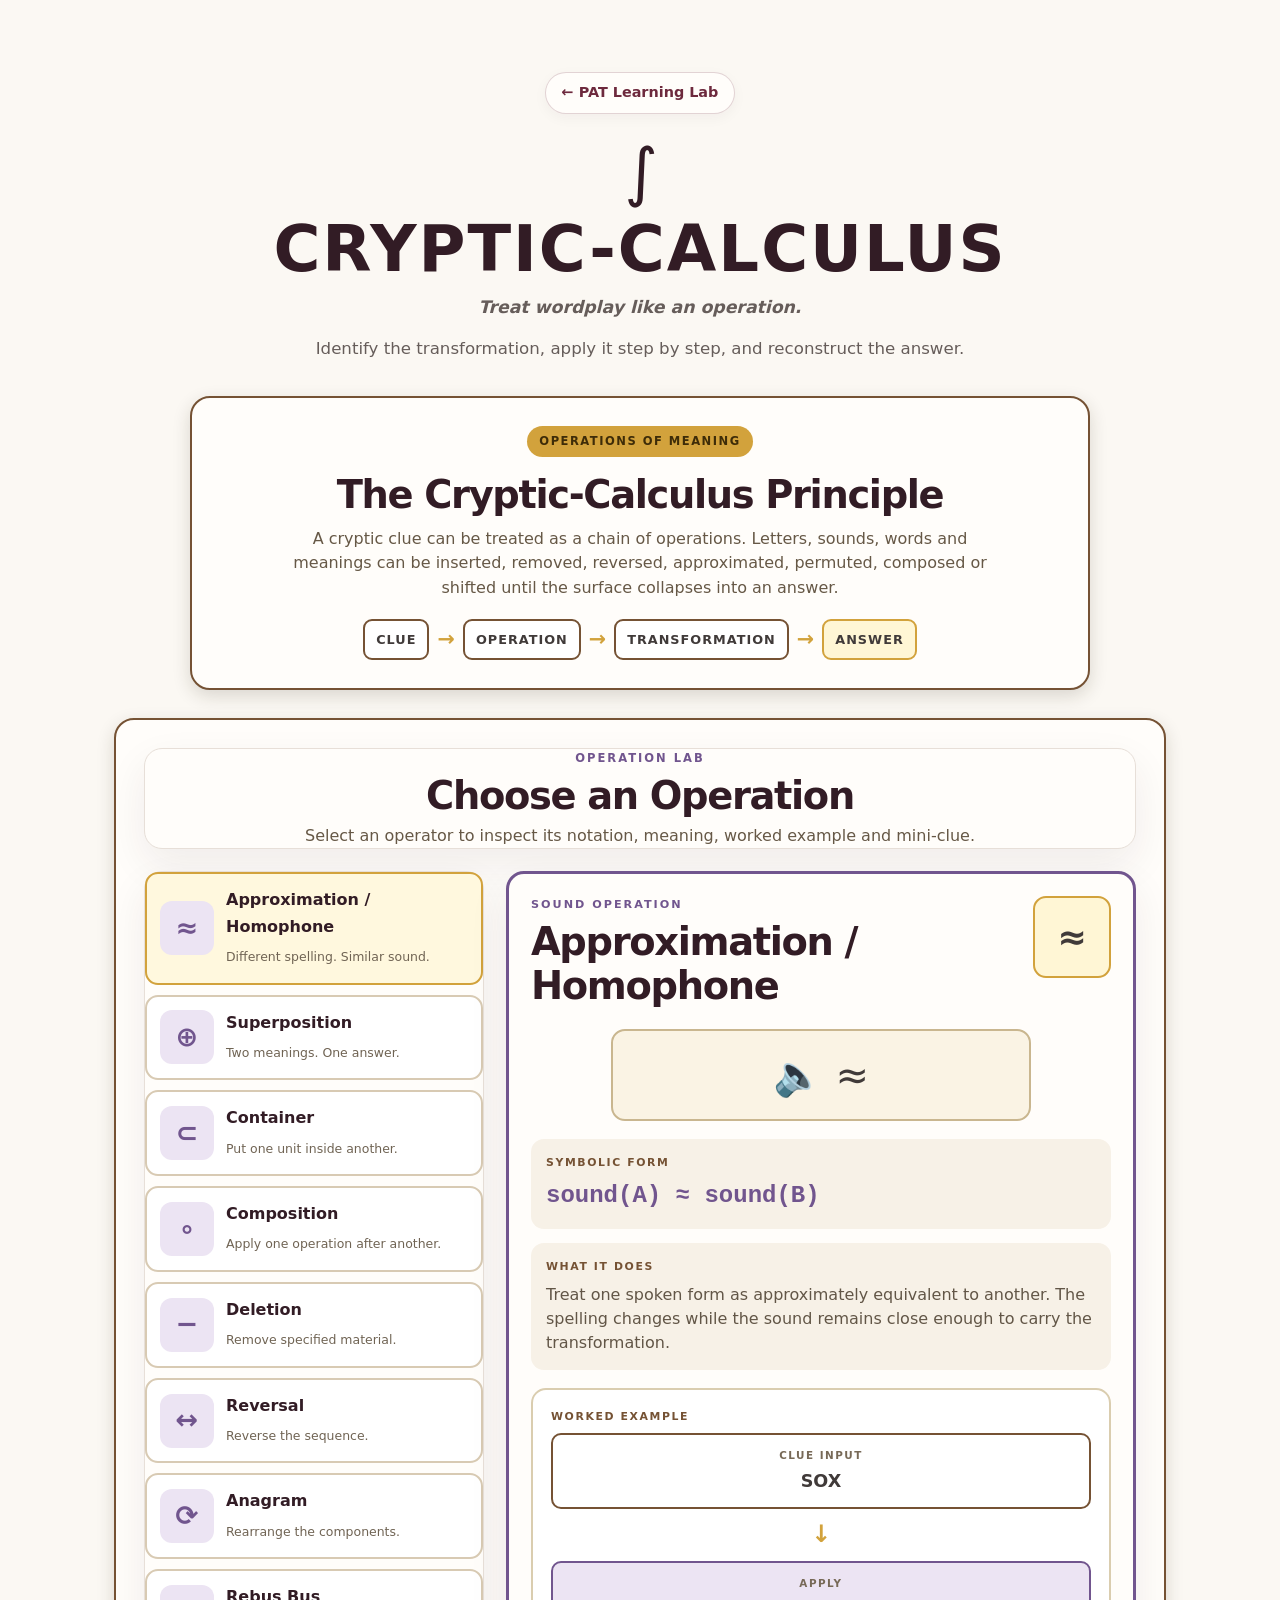
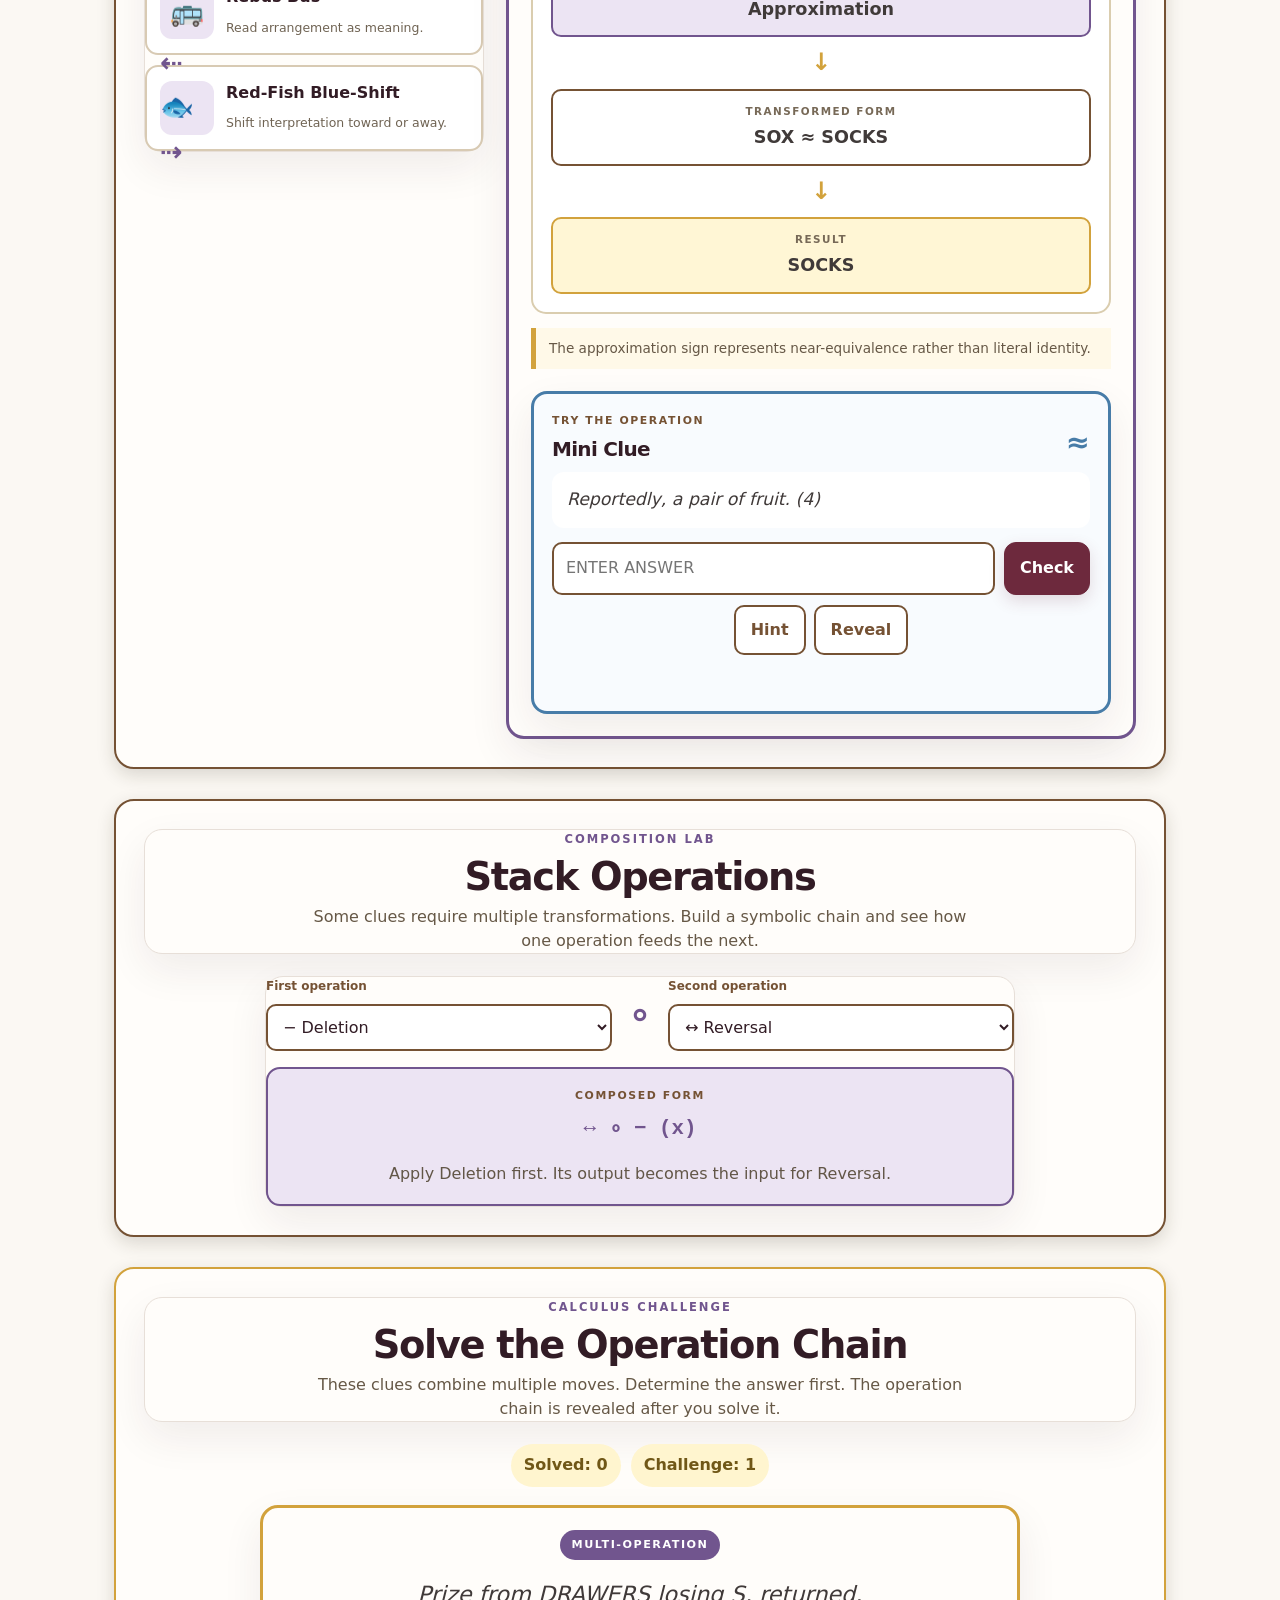
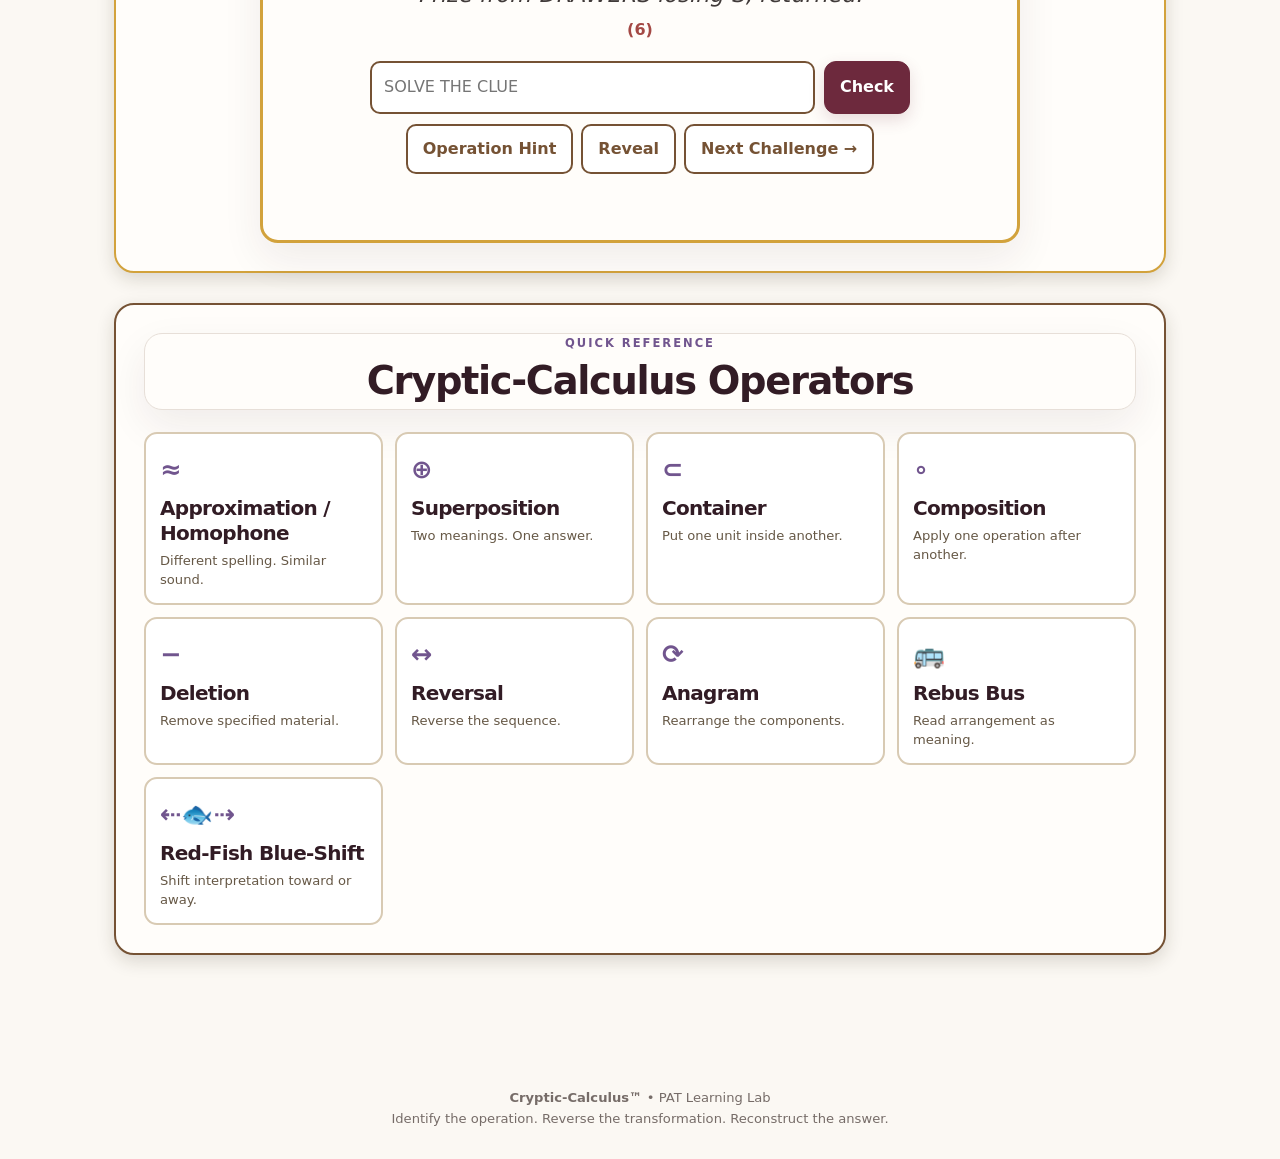
<file: crypticcalculus.html>
<!DOCTYPE html>
<html lang="en">

<head>

  <meta charset="UTF-8">

  <meta
    name="viewport"
    content="width=device-width, initial-scale=1.0"
  >

  <title>Cryptic-Calculus | PAT Learning Lab</title>

  <link
    rel="stylesheet"
    href="crypticcalculus.css?v=20260813-3"
  >

  <link rel="stylesheet" href="pat-professional.css">
</head>


<body>


<header>

  <a
    class="lab-link"
    href="index.html"
  >
    ← PAT Learning Lab
  </a>


  <div class="cc-mark">
    ∫
  </div>


  <h1>
    CRYPTIC-CALCULUS
  </h1>


  <p class="tagline">
    Treat wordplay like an operation.
  </p>


  <p class="header-copy">
    Identify the transformation,
    apply it step by step,
    and reconstruct the answer.
  </p>

</header>



<main>


<!-- =====================================================
     INTRO
====================================================== -->

<section class="intro-card">

  <div class="intro-badge">
    OPERATIONS OF MEANING
  </div>

  <h2>
    The Cryptic-Calculus Principle
  </h2>

  <p>
    A cryptic clue can be treated as a chain of operations.
    Letters, sounds, words and meanings can be inserted,
    removed, reversed, approximated, permuted,
    composed or shifted until the surface
    collapses into an answer.
  </p>


  <div class="equation-strip">

    <span class="equation-box">
      CLUE
    </span>

    <span class="equation-arrow">
      →
    </span>

    <span class="equation-box">
      OPERATION
    </span>

    <span class="equation-arrow">
      →
    </span>

    <span class="equation-box">
      TRANSFORMATION
    </span>

    <span class="equation-arrow">
      →
    </span>

    <span class="equation-box answer-box">
      ANSWER
    </span>

  </div>

</section>



<!-- =====================================================
     OPERATION LAB
====================================================== -->

<section class="lab-shell">


  <div class="section-heading">

    <div class="section-kicker">
      OPERATION LAB
    </div>

    <h2>
      Choose an Operation
    </h2>

    <p>
      Select an operator to inspect its notation,
      meaning, worked example and mini-clue.
    </p>

  </div>



  <div class="lab-layout">


    <!-- OPERATION BANK -->

    <div
      id="operationBank"
      class="operation-bank"
    >
    </div>



    <!-- CALCULATION BOARD -->

    <div class="calculation-board">


      <div class="board-top">

        <div>

          <div
            id="operationCategory"
            class="operation-category"
          >
            OPERATION
          </div>

          <h2
            id="operationTitle"
            class="operation-title"
          >
          </h2>

        </div>


        <div
          id="operationSymbol"
          class="operation-symbol"
        >
        </div>

      </div>



      <!-- OPERATION VISUAL -->

      <div
        id="operationVisual"
        class="operation-visual"
      >
      </div>



      <!-- SYMBOLIC FORM -->

      <div class="math-panel">

        <div class="mini-heading">
          SYMBOLIC FORM
        </div>

        <div
          id="operationFormula"
          class="operation-formula"
        >
        </div>

      </div>



      <!-- EXPLANATION -->

      <div class="description-panel">

        <div class="mini-heading">
          WHAT IT DOES
        </div>

        <p id="operationDescription">
        </p>

      </div>



      <!-- WORKED EXAMPLE -->

      <div class="worked-example">

        <div class="mini-heading">
          WORKED EXAMPLE
        </div>


        <div class="example-stage">

          <span>
            CLUE INPUT
          </span>

          <strong id="exampleInput">
          </strong>

        </div>


        <div class="calc-arrow">
          ↓
        </div>


        <div class="example-stage operation-stage">

          <span>
            APPLY
          </span>

          <strong id="exampleOperation">
          </strong>

        </div>


        <div class="calc-arrow">
          ↓
        </div>


        <div class="example-stage">

          <span>
            TRANSFORMED FORM
          </span>

          <strong id="exampleMiddle">
          </strong>

        </div>


        <div class="calc-arrow">
          ↓
        </div>


        <div class="example-stage result-stage">

          <span>
            RESULT
          </span>

          <strong id="exampleResult">
          </strong>

        </div>

      </div>



      <div
        id="operationNote"
        class="operation-note"
      >
      </div>



      <!-- =================================================
           MINI PRACTICE
      ================================================== -->

      <div class="practice-panel">

        <div class="practice-top">

          <div>

            <div class="mini-heading">
              TRY THE OPERATION
            </div>

            <h3>
              Mini Clue
            </h3>

          </div>

          <span
            id="practiceSymbol"
            class="practice-symbol"
          >
          </span>

        </div>


        <div
          id="practiceClue"
          class="practice-clue"
        >
        </div>


        <div
          id="practiceVisual"
          class="practice-visual"
        >
        </div>


        <div class="practice-answer-row">

          <input
            id="practiceInput"
            type="text"
            autocomplete="off"
            spellcheck="false"
            placeholder="Enter answer"
          >

          <button
            id="practiceCheck"
            class="primary-button"
            type="button"
          >
            Check
          </button>

        </div>


        <div class="practice-actions">

          <button
            id="practiceHint"
            class="secondary-button"
            type="button"
          >
            Hint
          </button>

          <button
            id="practiceReveal"
            class="secondary-button"
            type="button"
          >
            Reveal
          </button>

        </div>


        <div
          id="practiceFeedback"
          class="practice-feedback"
        >
        </div>


        <div
          id="practiceSolution"
          class="practice-solution"
        >
        </div>

      </div>


    </div>


  </div>

</section>



<!-- =====================================================
     COMPOSITION LAB
====================================================== -->

<section class="composer-shell">


  <div class="section-heading">

    <div class="section-kicker">
      COMPOSITION LAB
    </div>

    <h2>
      Stack Operations
    </h2>

    <p>
      Some clues require multiple transformations.
      Build a symbolic chain and see how one
      operation feeds the next.
    </p>

  </div>



  <div class="composer-card">


    <div class="composer-row">

      <label for="firstOperation">
        First operation
      </label>

      <select id="firstOperation">
      </select>

    </div>


    <div class="composition-symbol">
      ∘
    </div>


    <div class="composer-row">

      <label for="secondOperation">
        Second operation
      </label>

      <select id="secondOperation">
      </select>

    </div>



    <div class="composition-output">

      <div class="mini-heading">
        COMPOSED FORM
      </div>

      <div
        id="compositionFormula"
        class="composition-formula"
      >
      </div>

      <p
        id="compositionExplanation"
        class="composition-explanation"
      >
      </p>

    </div>


  </div>

</section>



<!-- =====================================================
     CALCULUS CHALLENGE
====================================================== -->

<section class="challenge-shell">


  <div class="section-heading">

    <div class="section-kicker">
      CALCULUS CHALLENGE
    </div>

    <h2>
      Solve the Operation Chain
    </h2>

    <p>
      These clues combine multiple moves.
      Determine the answer first.
      The operation chain is revealed after you solve it.
    </p>

  </div>



  <div class="challenge-progress">

    <span>
      Solved:
      <strong id="challengeSolved">
        0
      </strong>
    </span>

    <span>
      Challenge:
      <strong id="challengeNumber">
        1
      </strong>
    </span>

  </div>



  <div class="challenge-card">


    <div class="challenge-badge">
      MULTI-OPERATION
    </div>


    <div
      id="challengeClue"
      class="challenge-clue"
    >
    </div>


    <div
      id="challengeEnumeration"
      class="challenge-enumeration"
    >
    </div>



    <div class="challenge-input-row">

      <input
        id="challengeInput"
        type="text"
        autocomplete="off"
        spellcheck="false"
        placeholder="Solve the clue"
      >

      <button
        id="challengeCheck"
        class="primary-button"
        type="button"
      >
        Check
      </button>

    </div>



    <div class="challenge-actions">

      <button
        id="challengeHint"
        class="secondary-button"
        type="button"
      >
        Operation Hint
      </button>

      <button
        id="challengeReveal"
        class="secondary-button"
        type="button"
      >
        Reveal
      </button>

      <button
        id="challengeNext"
        class="secondary-button"
        type="button"
      >
        Next Challenge →
      </button>

    </div>



    <div
      id="challengeFeedback"
      class="challenge-feedback"
    >
    </div>



    <div
      id="challengeBreakdown"
      class="challenge-breakdown"
    >

      <div class="mini-heading">
        OPERATION CHAIN
      </div>

      <div
        id="challengeFormula"
        class="challenge-formula"
      >
      </div>

      <div
        id="challengeSteps"
        class="challenge-steps"
      >
      </div>

    </div>


  </div>

</section>



<!-- =====================================================
     QUICK REFERENCE
====================================================== -->

<section class="reference-shell">

  <div class="section-heading">

    <div class="section-kicker">
      QUICK REFERENCE
    </div>

    <h2>
      Cryptic-Calculus Operators
    </h2>

  </div>


  <div
    id="referenceGrid"
    class="reference-grid"
  >
  </div>

</section>


</main>



<footer>

  <strong>
    Cryptic-Calculus™
  </strong>

  • PAT Learning Lab

  <br>

  Identify the operation. Reverse the transformation.
  Reconstruct the answer.

</footer>



<script src="crypticcalculus.js?v=20260813-3"></script>


</body>

</html>
</file>
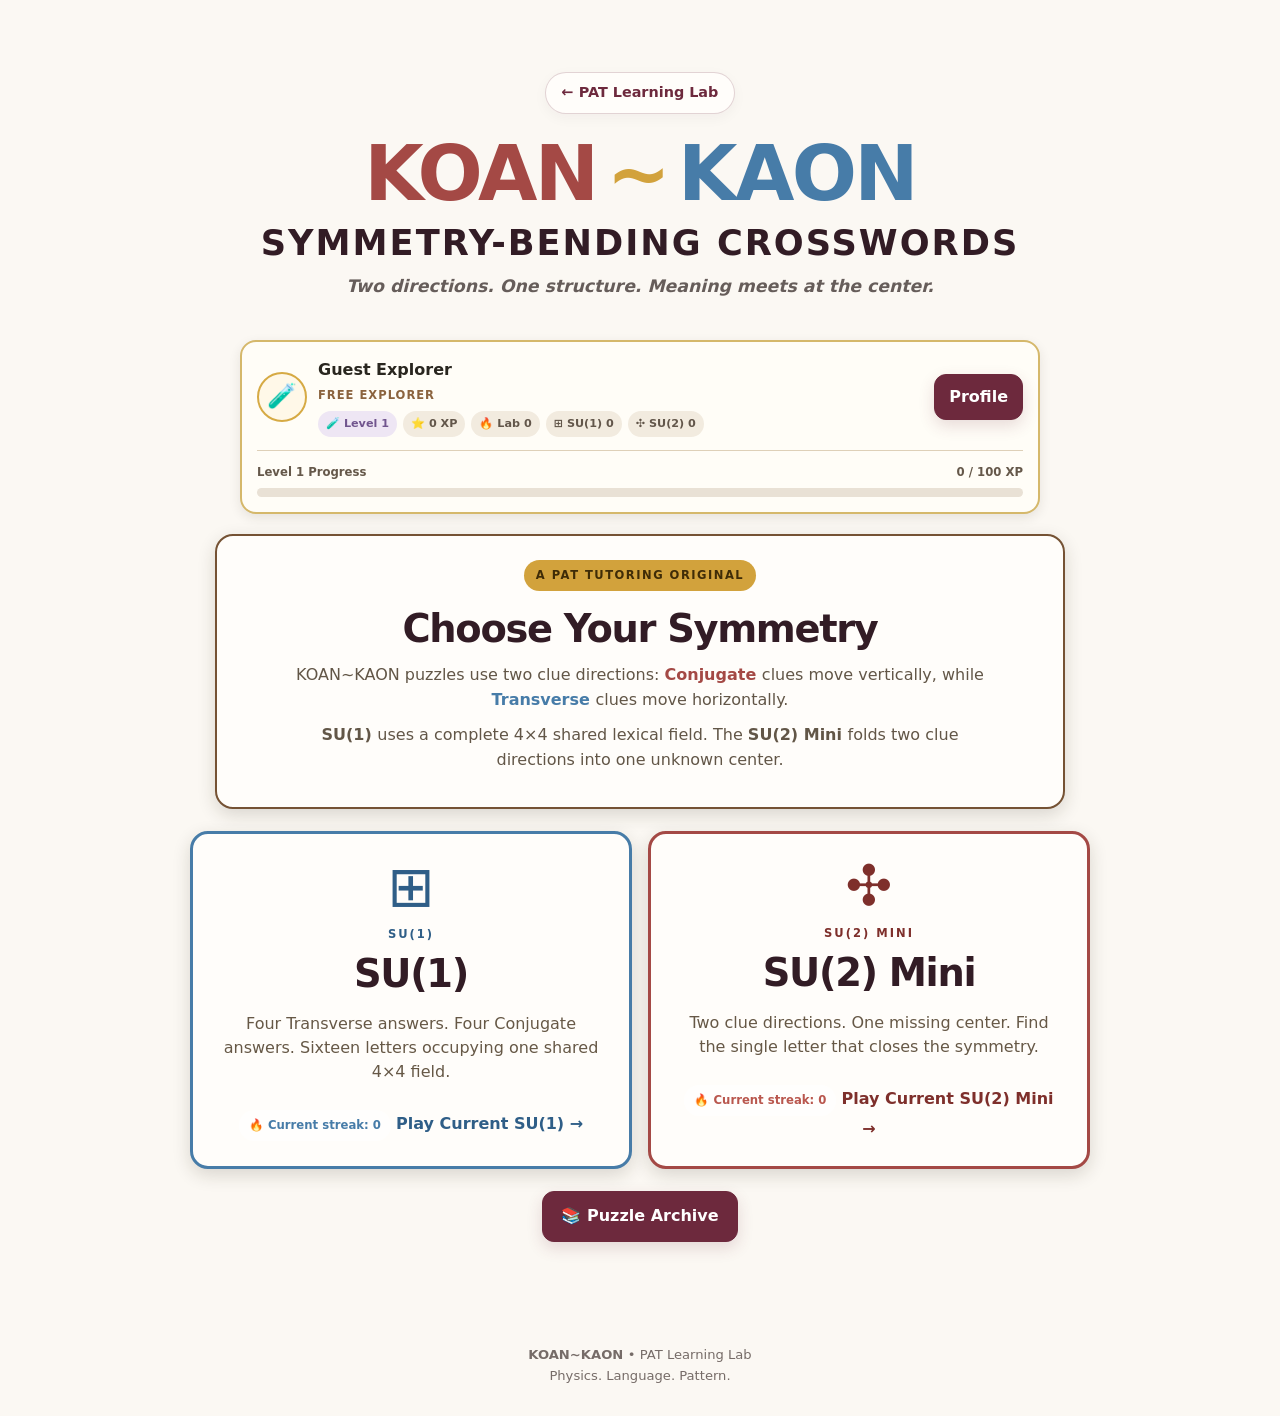
<file: koankaon.html>
<!DOCTYPE html>
<html lang="en">

<head>

<meta charset="UTF-8">

<meta
  name="viewport"
  content="width=device-width, initial-scale=1.0, viewport-fit=cover"
>

<title>KOAN~KAON | PAT Learning Lab</title>


<!-- =====================================================
     GOOGLE ANALYTICS
====================================================== -->

<script
  async
  src="https://www.googletagmanager.com/gtag/js?id=G-QCEPJP202V"
></script>

<script>

window.dataLayer =
  window.dataLayer || [];

function gtag() {
  dataLayer.push(arguments);
}

gtag(
  "js",
  new Date()
);

gtag(
  "config",
  "G-QCEPJP202V"
);

</script>


<!-- =====================================================
     SHARED LEARNING LAB PROFILE V3
====================================================== -->

<script src="profile.js"></script><script src="pat-share.js?v=20261120"></script>


<link
  rel="stylesheet"
  href="koankaon.css?v=20260827-5"
>


<style>

/* =====================================================
   SHARED PROFILE STRIP
====================================================== */

.koan-profile-strip {

  width:
    min(
      800px,
      94%
    );

  margin:
    0
    auto
    20px;

  padding:
    15px;

  border:
    2px
    solid
    #d5b86b;

  border-radius:
    16px;

  background:
    #fffdf7;

  box-shadow:
    0
    4px
    12px
    rgba(
      50,
      40,
      25,
      .10
    );

}


.koan-profile-main {

  display:
    grid;

  grid-template-columns:
    1fr
    auto;

  gap:
    12px;

  align-items:
    center;

}


.koan-profile-left {

  min-width:
    0;

  display:
    flex;

  align-items:
    center;

  gap:
    11px;

}


.koan-profile-avatar {

  width:
    50px;

  height:
    50px;

  flex:
    0
    0
    50px;

  display:
    flex;

  align-items:
    center;

  justify-content:
    center;

  border:
    2px
    solid
    #d6aa44;

  border-radius:
    50%;

  background:
    #fff8e8;

  font-size:
    1.5rem;

}


.koan-profile-copy {

  min-width:
    0;

}


.koan-profile-name {

  overflow:
    hidden;

  color:
    #29261f;

  font-weight:
    bold;

  text-overflow:
    ellipsis;

  white-space:
    nowrap;

}


.koan-profile-plan {

  margin-top:
    2px;

  color:
    #8b633e;

  font-size:
    .72rem;

  font-weight:
    bold;

  letter-spacing:
    1px;

  text-transform:
    uppercase;

}


.koan-profile-stats {

  display:
    flex;

  gap:
    6px;

  flex-wrap:
    wrap;

  margin-top:
    6px;

}


.koan-profile-pill {

  padding:
    4px
    8px;

  border-radius:
    999px;

  background:
    #f2ebdf;

  color:
    #62564a;

  font-size:
    .7rem;

  font-weight:
    bold;

}


.koan-level-pill {

  background:
    #eee6f4;

  color:
    #71558e;

}


.koan-profile-button {

  min-height:
    44px;

  padding:
    9px
    14px;

  border:
    2px
    solid
    #71558e;

  border-radius:
    11px;

  background:
    #71558e;

  color:
    white;

  font-weight:
    bold;

}



/* =====================================================
   LEVEL PROGRESS
====================================================== */

.koan-level-panel {

  margin-top:
    13px;

  padding-top:
    12px;

  border-top:
    1px
    solid
    #ded0b8;

}


.koan-level-row {

  display:
    flex;

  justify-content:
    space-between;

  gap:
    10px;

  margin-bottom:
    6px;

  color:
    #65584a;

  font-size:
    .73rem;

  font-weight:
    bold;

}


.koan-level-track {

  width:
    100%;

  height:
    9px;

  overflow:
    hidden;

  border-radius:
    999px;

  background:
    #e9e1d5;

}


.koan-level-fill {

  width:
    0%;

  height:
    100%;

  border-radius:
    999px;

  background:
    linear-gradient(
      90deg,
      #477ca8,
      #71558e,
      #b9574e
    );

  transition:
    width
    .3s
    ease;

}



/* =====================================================
   ARCHIVE ACCESS
====================================================== */

.koan-archive-access {

  max-width:
    720px;

  margin:
    0
    auto
    18px;

  padding:
    15px;

  border:
    2px
    solid
    #d6aa44;

  border-radius:
    14px;

  background:
    #fff6d2;

  color:
    #65584a;

  line-height:
    1.5;

  text-align:
    center;

}


.koan-archive-access strong {

  color:
    #8b633e;

}


.koan-plus-panel {

  display:
    none;

  max-width:
    720px;

  margin:
    20px
    auto
    0;

  padding:
    18px;

  border:
    2px
    solid
    #71558e;

  border-radius:
    16px;

  background:
    #eee6f4;

  text-align:
    center;

}


.koan-plus-panel.visible {

  display:
    block;

}


.koan-plus-panel h3 {

  margin:
    6px
    0
    8px;

}


.koan-plus-panel p {

  color:
    #65576c;

  line-height:
    1.5;

}


.koan-plus-badge {

  display:
    inline-block;

  margin-top:
    5px;

  padding:
    8px
    12px;

  border-radius:
    999px;

  background:
    #71558e;

  color:
    white;

  font-size:
    .78rem;

  font-weight:
    bold;

}



/* =====================================================
   STREAK LABELS ON MODE CARDS
====================================================== */

.mode-streak {

  display:
    inline-block;

  margin-top:
    10px;

  padding:
    6px
    10px;

  border-radius:
    999px;

  background:
    rgba(
      255,
      255,
      255,
      .7
    );

  font-size:
    .73rem;

  font-weight:
    bold;

}


.general-card
.mode-streak {

  color:
    #477ca8;

}


.mini-card
.mode-streak {

  color:
    #b9574e;

}



/* =====================================================
   MOBILE
====================================================== */

@media
(max-width:600px) {

  .koan-profile-strip {

    width:
      96%;

    padding:
      11px;

  }


  .koan-profile-main {

    grid-template-columns:
      1fr;

  }


  .koan-profile-button {

    width:
      100%;

  }


  .koan-level-row {

    font-size:
      .68rem;

  }


  .koan-archive-access,
  .koan-plus-panel {

    width:
      96%;

  }

}

</style>

  <link rel="stylesheet" href="pat-professional.css">
</head>


<body>


<header>


<a
  class="lab-link"
  href="index.html"
>
  ← PAT Learning Lab
</a>


<div class="koan-brand">

<span class="koan-word">
  KOAN
</span>

<span class="tilde">
  ~
</span>

<span class="kaon-word">
  KAON
</span>

</div>


<h1>
  SYMMETRY-BENDING CROSSWORDS
</h1>


<p class="tagline">

  Two directions.
  One structure.
  Meaning meets at the center.

</p>


</header>



<!-- =====================================================
     SHARED PROFILE
====================================================== -->

<section class="koan-profile-strip">


<div class="koan-profile-main">


<div class="koan-profile-left">


<div
  id="koanProfileAvatar"
  class="koan-profile-avatar"
>
  🧪
</div>


<div class="koan-profile-copy">


<div
  id="koanProfileName"
  class="koan-profile-name"
>
  Guest Explorer
</div>


<div
  id="koanProfilePlan"
  class="koan-profile-plan"
>
  FREE EXPLORER
</div>


<div class="koan-profile-stats">


<span
  id="koanProfileLevel"
  class="koan-profile-pill koan-level-pill"
>
  🧪 Level 1
</span>


<span
  id="koanProfileXP"
  class="koan-profile-pill"
>
  ⭐ 0 XP
</span>


<span
  id="koanProfileLabStreak"
  class="koan-profile-pill"
>
  🔥 Lab 0
</span>


<span
  id="koanProfileOneStreak"
  class="koan-profile-pill"
>
  ⊞ SU(1) 0
</span>


<span
  id="koanProfileTwoStreak"
  class="koan-profile-pill"
>
  ✣ SU(2) 0
</span>


</div>


</div>


</div>


<button
  id="koanProfileButton"
  class="koan-profile-button"
  type="button"
>
  Profile
</button>


</div>



<div class="koan-level-panel">


<div class="koan-level-row">


<span id="koanLevelText">
  Level 1 Progress
</span>


<span id="koanLevelXPText">
  0 / 100 XP
</span>


</div>


<div class="koan-level-track">


<div
  id="koanLevelFill"
  class="koan-level-fill"
>
</div>


</div>


</div>


</section>



<main>


<!-- =====================================================
     HOME
====================================================== -->

<section
  id="homeScreen"
  class="screen active"
>


<div class="intro-card">


<div class="intro-badge">
  A PAT TUTORING ORIGINAL
</div>


<h2>
  Choose Your Symmetry
</h2>


<p>

  KOAN~KAON puzzles use two clue directions:

  <strong class="conjugate-text">
    Conjugate
  </strong>

  clues move vertically,

  while

  <strong class="transverse-text">
    Transverse
  </strong>

  clues move horizontally.

</p>


<p>

  <strong>
    SU(1)
  </strong>

  uses a complete 4×4 shared lexical field.

  The

  <strong>
    SU(2) Mini
  </strong>

  folds two clue directions into
  one unknown center.

</p>


</div>



<div class="mode-grid">


<!-- =====================================================
     SU(1)
====================================================== -->

<button
  id="generalModeButton"
  class="mode-card general-card"
  type="button"
>


<div class="mode-symbol">
  ⊞
</div>


<div class="mode-kicker">
  SU(1)
</div>


<h2>
  SU(1)
</h2>


<p>

  Four Transverse answers.

  Four Conjugate answers.

  Sixteen letters occupying
  one shared 4×4 field.

</p>


<div
  id="homeSU1Streak"
  class="mode-streak"
>
  🔥 Current streak: 0
</div>


<strong>
  Play Current SU(1) →
</strong>


</button>



<!-- =====================================================
     SU(2) MINI
====================================================== -->

<button
  id="miniModeButton"
  class="mode-card mini-card"
  type="button"
>


<div class="mode-symbol">
  ✣
</div>


<div class="mode-kicker">
  SU(2) MINI
</div>


<h2>
  SU(2) Mini
</h2>


<p>

  Two clue directions.

  One missing center.

  Find the single letter that
  closes the symmetry.

</p>


<div
  id="homeSU2Streak"
  class="mode-streak"
>
  🔥 Current streak: 0
</div>


<strong>
  Play Current SU(2) Mini →
</strong>


</button>


</div>



<div class="home-actions">


<button
  id="archiveButton"
  class="archive-main-button"
  type="button"
>
  📚 Puzzle Archive
</button>


</div>


</section>



<!-- =====================================================
     SU(1)
====================================================== -->

<section
  id="generalScreen"
  class="screen"
>


<div class="screen-nav">


<button
  class="back-button"
  data-screen="homeScreen"
  type="button"
>
  ← Puzzle Select
</button>


<button
  class="archive-shortcut"
  data-screen="archiveScreen"
  type="button"
>
  Archive
</button>


</div>



<div class="puzzle-shell">


<div class="puzzle-heading">


<div class="puzzle-type">
  KOAN~KAON • SU(1)
</div>


<h2 id="generalPuzzleTitle">
  Puzzle #001
</h2>


<p id="generalPuzzleSubtitle">
</p>


</div>



<div class="axis-key">


<div class="axis-item conjugate-axis">

↑↓

<strong>
  CONJUGATE
</strong>

Vertical

</div>


<div class="axis-center">
  ✦
</div>


<div class="axis-item transverse-axis">

←→

<strong>
  TRANSVERSE
</strong>

Horizontal

</div>


</div>



<div class="general-layout">


<div class="board-column">


<div
  id="generalGrid"
  class="general-grid"
>
</div>


<div
  id="generalDirectionLabel"
  class="direction-label"
>
</div>


<div
  id="generalFeedback"
  class="feedback"
>
</div>


<div class="control-row">


<button
  id="generalCheck"
  class="primary-button"
  type="button"
>
  Check
</button>


<button
  id="generalHint"
  class="secondary-button"
  type="button"
>
  Hint
</button>


<button
  id="generalClear"
  class="secondary-button"
  type="button"
>
  Clear
</button>


<button
  id="generalReveal"
  class="danger-button"
  type="button"
>
  Reveal
</button>


<button
  id="generalShare"
  class="share-button"
  type="button"
>
  📤 Share Puzzle
</button>


</div>


</div>



<div class="clues-column">


<div class="clue-panel transverse-panel">


<div class="clue-panel-heading">
  TRANSVERSE CLUES
</div>


<div
  id="generalAcrossClues"
  class="clue-list"
>
</div>


</div>



<div class="clue-panel conjugate-panel">


<div class="clue-panel-heading">
  CONJUGATE CLUES
</div>


<div
  id="generalDownClues"
  class="clue-list"
>
</div>


</div>


</div>


</div>



<div
  id="generalSolvedPanel"
  class="solved-panel"
>


<div class="solved-symbol">
  ✦
</div>


<h3>
  SYMMETRY RESTORED
</h3>


<p>

  The Transverse and Conjugate answers
  now occupy the same lexical field.

</p>


</div>


</div>


</section>



<!-- =====================================================
     SU(2) MINI
====================================================== -->

<section
  id="miniScreen"
  class="screen"
>


<div class="screen-nav">


<button
  class="back-button"
  data-screen="homeScreen"
  type="button"
>
  ← Puzzle Select
</button>


<button
  class="archive-shortcut"
  data-screen="archiveScreen"
  type="button"
>
  Archive
</button>


</div>



<div class="puzzle-shell mini-shell">


<div class="puzzle-heading">


<div class="puzzle-type">
  KOAN~KAON • SU(2) MINI
</div>


<h2 id="miniPuzzleTitle">
  Mini #001
</h2>


<p id="miniPuzzleSubtitle">
  Fold in One
</p>


</div>



<div class="mini-rule-card">


<strong>
  One letter unlocks the square.
</strong>


<br>


Read the

<span class="transverse-text">
  Transverse
</span>

and

<span class="conjugate-text">
  Conjugate
</span>

clues together.


<br>


Find the missing center that
makes the symmetry close.


</div>



<div class="mini-layout">


<div class="mini-board-column">


<div
  id="miniLattice"
  class="mini-lattice"
>


<div class="mini-axis vertical-axis">
</div>


<div class="mini-axis horizontal-axis">
</div>


<div class="mini-axis-letter mini-c">
  C
</div>


<div class="mini-axis-letter mini-t">
  t
</div>



<span class="lattice-letter lt-top-k">
  K
</span>


<span class="lattice-letter lt-top-a">
  A
</span>


<span class="lattice-letter lt-top-o">
  O
</span>


<span class="lattice-letter lt-top-n">
  N
</span>


<span class="lattice-letter lt-left-o">
  O
</span>


<span class="lattice-letter lt-left-a">
  A
</span>


<span class="lattice-letter lt-left-n">
  N
</span>


<span class="lattice-letter lt-bottom-k">
  K
</span>


<span class="lattice-letter lt-bottom-o">
  O
</span>


<span class="lattice-letter lt-bottom-n">
  N
</span>


<span class="lattice-letter lt-right-k">
  K
</span>


<span class="lattice-letter lt-right-a">
  A
</span>



<div
  id="miniCenter"
  class="mini-center-cell"
>


<span class="mini-cell-number">
  1
</span>


<input
  id="miniCenterInput"
  type="text"
  maxlength="1"
  autocomplete="off"
  autocapitalize="characters"
  spellcheck="false"
  aria-label="Missing center letter"
>


</div>


</div>



<div
  id="miniFeedback"
  class="feedback"
>
</div>



<div class="control-row">


<button
  id="miniCheck"
  class="primary-button"
  type="button"
>
  Check Center
</button>


<button
  id="miniHint"
  class="secondary-button"
  type="button"
>
  Hint
</button>


<button
  id="miniClear"
  class="secondary-button"
  type="button"
>
  Clear
</button>


<button
  id="miniReveal"
  class="danger-button"
  type="button"
>
  Reveal
</button>


<button
  id="miniShare"
  class="share-button"
  type="button"
>
  📤 Share Puzzle
</button>


</div>


</div>



<div class="mini-clues-column">


<div class="clue-panel transverse-panel">


<div class="clue-panel-heading">
  TRANSVERSE CLUE
</div>


<div
  id="miniAcrossClue"
  class="mini-static-clue"
>
</div>


</div>



<div class="clue-panel conjugate-panel">


<div class="clue-panel-heading">
  CONJUGATE CLUE
</div>


<div
  id="miniDownClue"
  class="mini-static-clue"
>
</div>


</div>


</div>


</div>



<div
  id="miniSolvedPanel"
  class="solved-panel"
>


<div class="solved-symbol">
  ✣
</div>


<h3>
  FOLD IN ONE
</h3>


<p>

  The missing center closes both
  directions at once.

</p>


<div class="solved-center">

CENTER:

<strong id="miniSolvedLetter">
</strong>

</div>


</div>


</div>


</section>



<!-- =====================================================
     ARCHIVE
====================================================== -->

<section
  id="archiveScreen"
  class="screen"
>


<div class="screen-nav">


<button
  class="back-button"
  data-screen="homeScreen"
  type="button"
>
  ← Puzzle Select
</button>


</div>



<div class="archive-shell">


<div class="archive-heading">


<div class="puzzle-type">
  KOAN~KAON ARCHIVE
</div>


<h2>
  Previous Puzzles
</h2>


<p>
  Archived puzzles reopen unsolved.
</p>


</div>



<div
  id="koanArchiveAccess"
  class="koan-archive-access"
>


<strong>
  🔒 Current Puzzles Free • Archive Learning Lab+
</strong>


<br>


The current SU(1) and SU(2) Mini puzzles
are available to everyone.

Previous puzzles will be part of
the Learning Lab+ archive.


</div>



<div class="archive-tabs">


<button
  id="archiveGeneralTab"
  class="archive-tab archive-tab-general active"
  type="button"
>
  SU(1)
</button>


<button
  id="archiveMiniTab"
  class="archive-tab archive-tab-mini"
  type="button"
>
  SU(2) Mini
</button>


</div>



<div
  id="archiveGeneralList"
  class="archive-list active"
>
</div>


<div
  id="archiveMiniList"
  class="archive-list"
>
</div>



<div
  id="koanPlusPanel"
  class="koan-plus-panel"
>


<div
  style="
    color:#71558e;
    font-size:.72rem;
    font-weight:bold;
    letter-spacing:2px;
  "
>
  LEARNING LAB+
</div>


<h3>
  Unlock the KOAN~KAON Archive
</h3>


<p>

  The newest SU(1) and SU(2) Mini
  stay free.

  Learning Lab+ will let players
  return to the growing archive of
  previous symmetry puzzles.

</p>


<span class="koan-plus-badge">
  Subscriptions Coming Soon
</span>


</div>


</div>


</section>


</main>



<footer>


<strong>
  KOAN~KAON
</strong>


• PAT Learning Lab


<br>


Physics.
Language.
Pattern.


</footer>



<!-- =====================================================
     GAME LOGIC
====================================================== -->

<script src="koankaon.js?v=20260827-5"></script>



<!-- =====================================================
     SHARED PROFILE DISPLAY V3
====================================================== -->

<script>


function renderKoanProfile() {

  if (
    !window.PATProfile
  ) {

    return;

  }


  const profile =
    PATProfile.get();


  const stats =
    PATProfile.stats();


  const suOneStreak =
    stats.streaks.koan_one
    ||
    0;


  const suTwoStreak =
    stats.streaks.koan_two
    ||
    0;


  const level =
    stats.level
    ||
    1;


  const levelPercent =
    Number(
      stats.levelPercent
      ||
      0
    );


  const xpIntoLevel =
    Number(
      stats.xpIntoLevel
      ||
      0
    );


  const xpPerLevel =
    Number(
      stats.xpPerLevel
      ||
      100
    );



  /* ===================================================
     IDENTITY
  ==================================================== */

  document
    .getElementById(
      "koanProfileAvatar"
    )
    .textContent =
      profile.avatar
      ||
      "🧪";


  document
    .getElementById(
      "koanProfileName"
    )
    .textContent =
      profile.profileCreated
      ?
        "@"
        +
        profile.username
      :
        "Guest Explorer";


  document
    .getElementById(
      "koanProfilePlan"
    )
    .textContent =
      profile.plan ===
      "plus"
      ?
        "LEARNING LAB+"
      :
      profile.plan ===
      "admin"
      ?
        "LAB ADMIN"
      :
        "FREE EXPLORER";



  /* ===================================================
     LEVEL / XP
  ==================================================== */

  document
    .getElementById(
      "koanProfileLevel"
    )
    .textContent =
      "🧪 Level "
      +
      level;


  document
    .getElementById(
      "koanProfileXP"
    )
    .textContent =
      "⭐ "
      +
      (
        stats.xp
        ||
        0
      )
      +
      " XP";


  document
    .getElementById(
      "koanLevelText"
    )
    .textContent =
      "Level "
      +
      level
      +
      " Progress";


  document
    .getElementById(
      "koanLevelXPText"
    )
    .textContent =
      xpIntoLevel
      +
      " / "
      +
      xpPerLevel
      +
      " XP";


  document
    .getElementById(
      "koanLevelFill"
    )
    .style
    .width =
      Math.min(
        100,
        Math.max(
          0,
          levelPercent
        )
      )
      +
      "%";



  /* ===================================================
     STREAKS
  ==================================================== */

  document
    .getElementById(
      "koanProfileLabStreak"
    )
    .textContent =
      "🔥 Lab "
      +
      (
        stats.globalStreak
        ||
        0
      );


  document
    .getElementById(
      "koanProfileOneStreak"
    )
    .textContent =
      "⊞ SU(1) "
      +
      suOneStreak;


  document
    .getElementById(
      "koanProfileTwoStreak"
    )
    .textContent =
      "✣ SU(2) "
      +
      suTwoStreak;


  document
    .getElementById(
      "homeSU1Streak"
    )
    .textContent =
      "🔥 Current streak: "
      +
      suOneStreak;


  document
    .getElementById(
      "homeSU2Streak"
    )
    .textContent =
      "🔥 Current streak: "
      +
      suTwoStreak;



  /* ===================================================
     ARCHIVE ACCESS
  ==================================================== */

  const accessBox =
    document.getElementById(
      "koanArchiveAccess"
    );


  if (
    accessBox
  ) {

    if (
      PATProfile.canAccessArchive()
    ) {

      accessBox.innerHTML = `

        <strong>
          🔓 KOAN~KAON Archive Unlocked
        </strong>

        <br>

        ${
          profile.username
          ||
          "Explorer"
        },
        your Learning Lab+ access includes
        previous SU(1) and SU(2) puzzles.

      `;

    }

    else {

      accessBox.innerHTML = `

        <strong>
          🔒 Current Puzzles Free • Archive Learning Lab+
        </strong>

        <br>

        Everyone can play the current
        SU(1) and SU(2) Mini.

        Previous puzzles remain part of
        the Learning Lab+ archive.

      `;

    }

  }

}



/* =====================================================
   PROFILE BUTTON
====================================================== */

document
  .getElementById(
    "koanProfileButton"
  )
  .addEventListener(
    "click",
    function () {

      window.location.href =
        "index.html";

    }
  );



/* =====================================================
   LIVE PROFILE REFRESH
====================================================== */

window.addEventListener(
  "pat-profile-updated",
  function () {

    renderKoanProfile();

  }
);



/* =====================================================
   PROFILE READY
====================================================== */

window.addEventListener(
  "pat-profile-ready",
  function () {

    renderKoanProfile();

  }
);



/* =====================================================
   START
====================================================== */

renderKoanProfile();


</script>


</body>

</html>
</file>
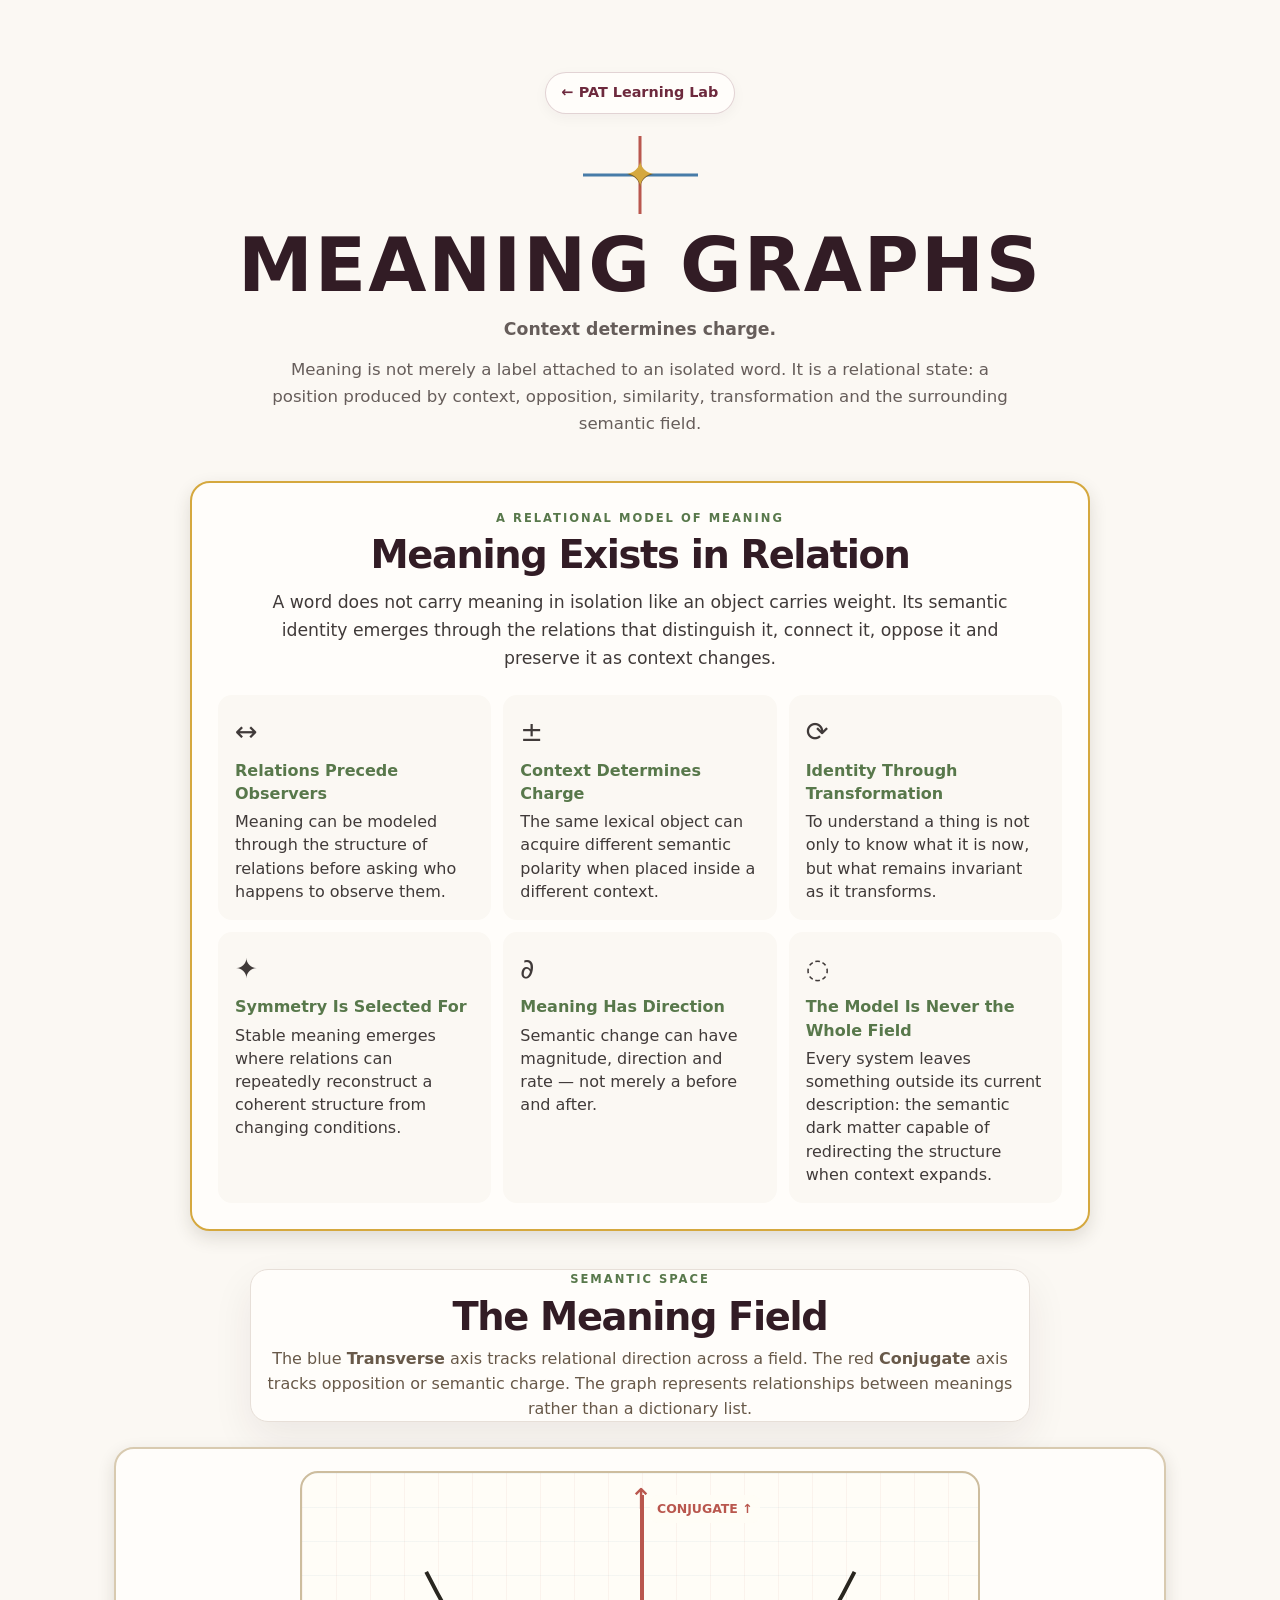
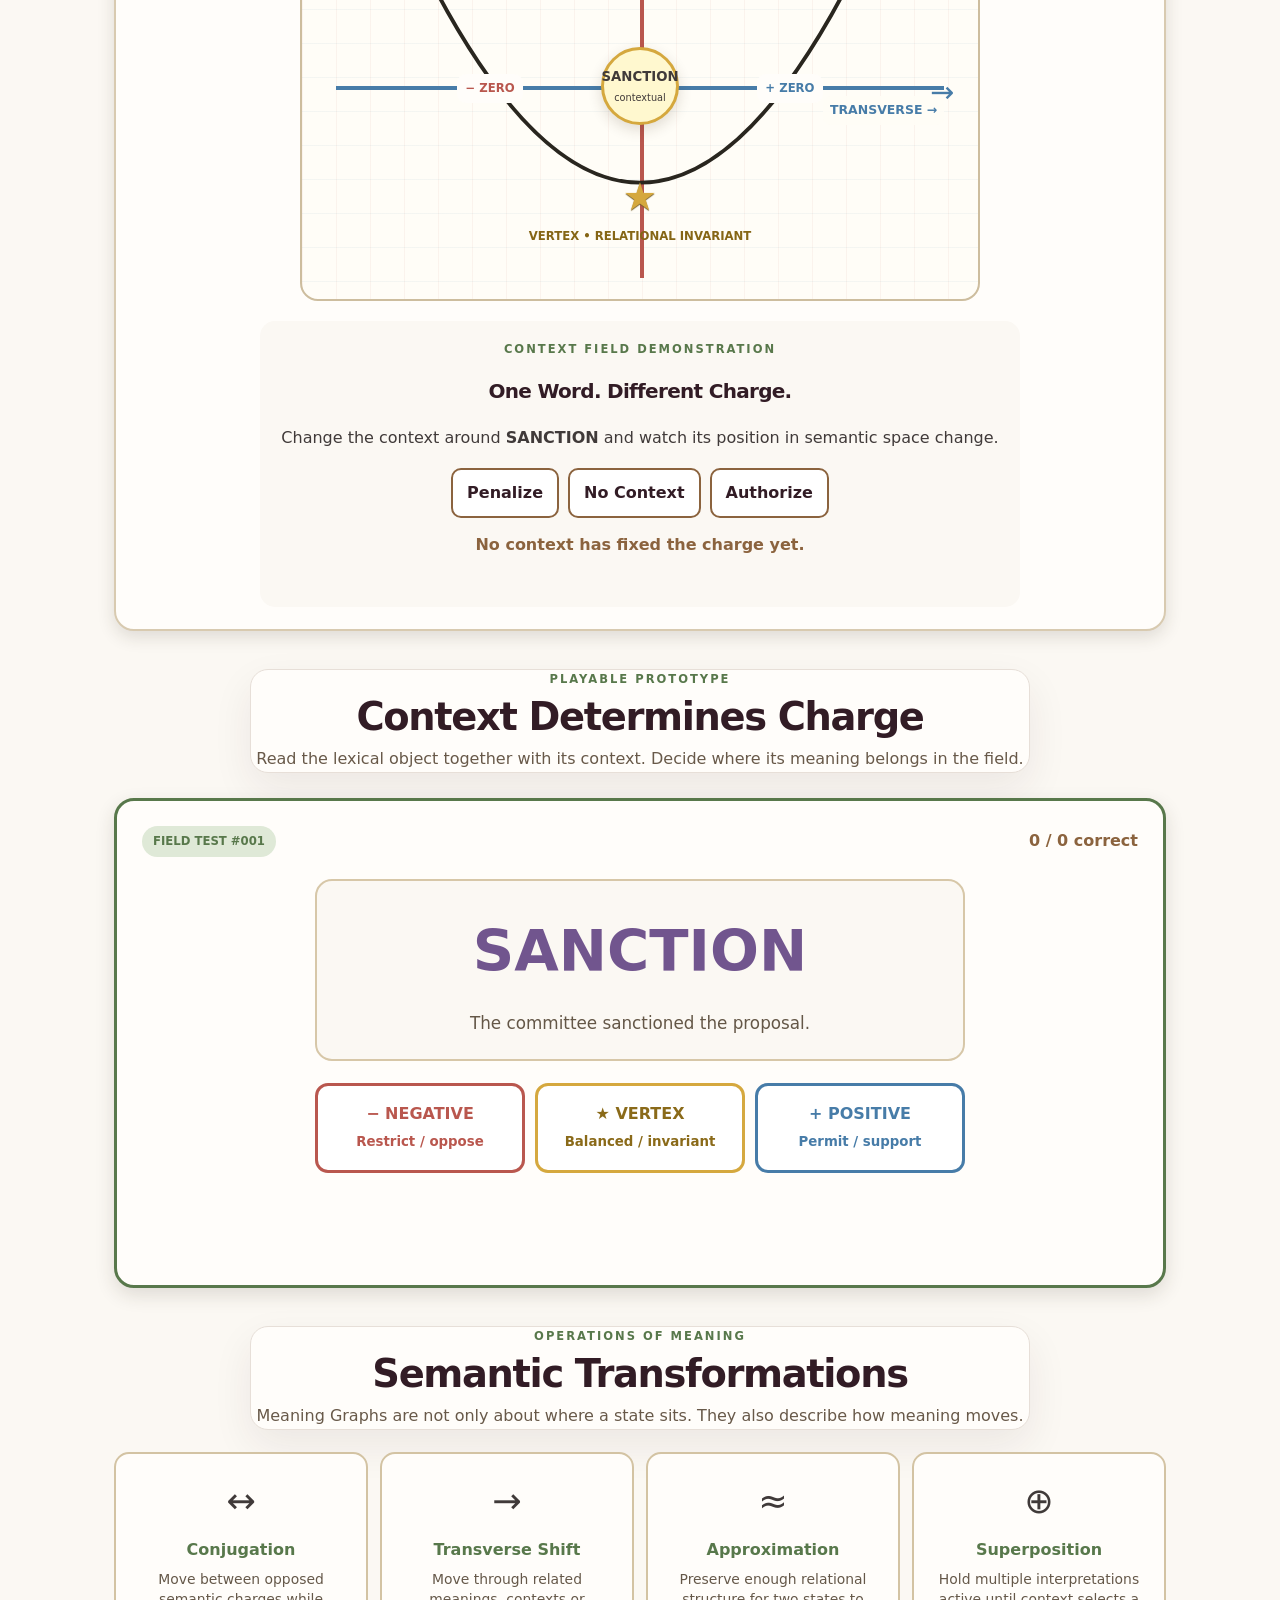
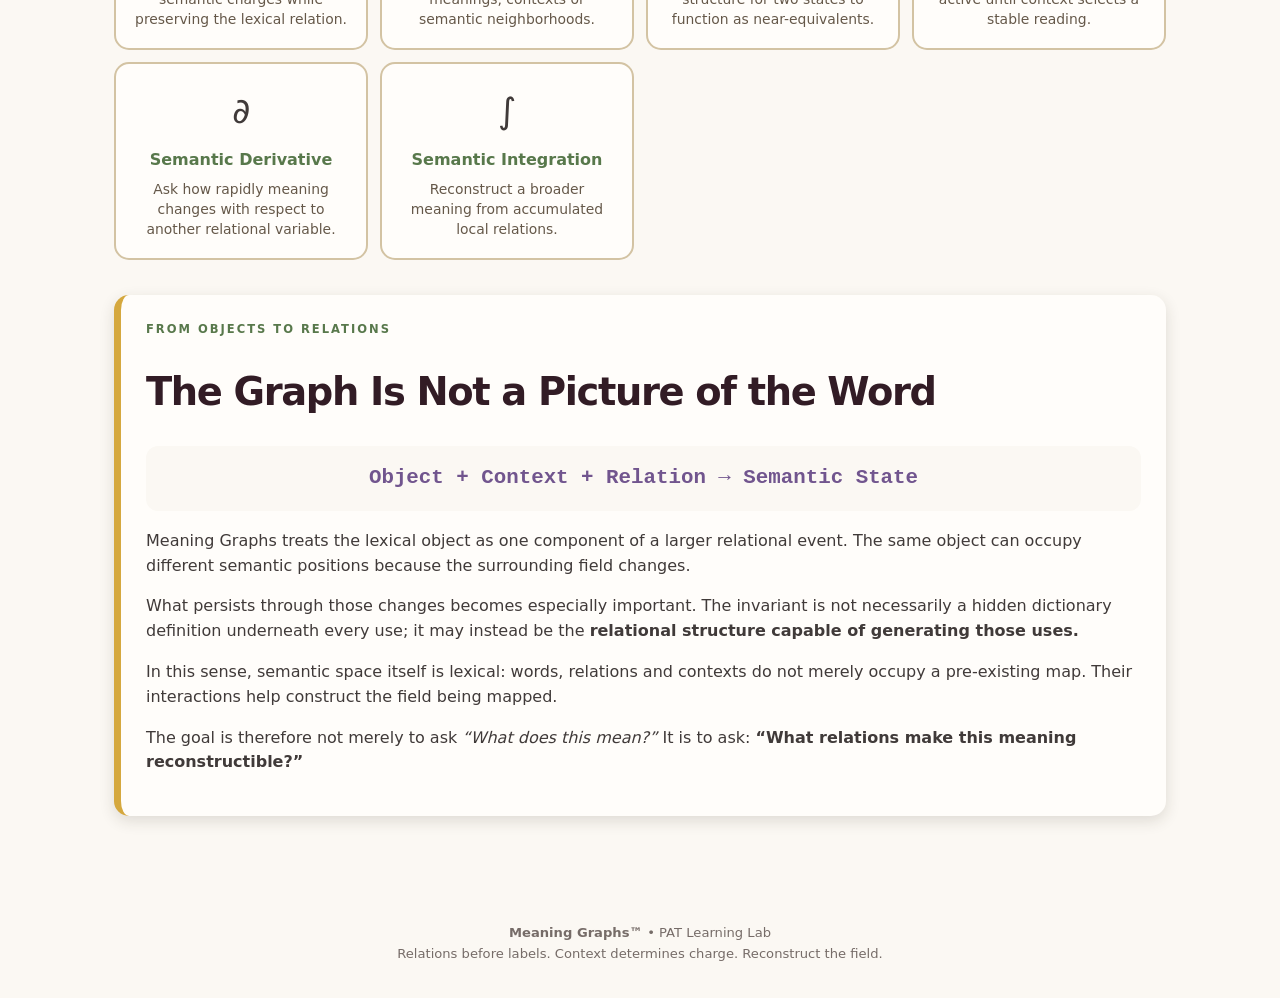
<file: meaninggraphs.html>
<!DOCTYPE html>
<html lang="en">

<head>

<meta charset="UTF-8">

<meta
  name="viewport"
  content="width=device-width, initial-scale=1.0"
>

<title>Meaning Graphs | PAT Learning Lab</title>


<!-- =====================================================
     GOOGLE ANALYTICS
====================================================== -->

<script
  async
  src="https://www.googletagmanager.com/gtag/js?id=G-QCEPJP202V"
></script>

<script>

window.dataLayer =
  window.dataLayer || [];

function gtag() {
  dataLayer.push(arguments);
}

gtag(
  "js",
  new Date()
);

gtag(
  "config",
  "G-QCEPJP202V"
);

</script>



<style>

:root {

  --cream: #fff8e8;
  --paper: #fffdf7;
  --ink: #29261f;

  --green: #58784b;
  --light-green: #dfe9d7;

  --gold: #d5a83e;
  --gold-light: #f5e7b8;

  --brown: #8b633e;

  --red: #b9574e;
  --red-light: #f3dddd;

  --blue: #477ca8;
  --blue-light: #ddebf5;

  --purple: #71558e;

  --shadow:
    rgba(
      52,
      43,
      29,
      .14
    );

}



/* =====================================================
   GLOBAL
====================================================== */

* {
  box-sizing: border-box;
}


html {
  scroll-behavior: smooth;
}


body {

  margin: 0;

  background:
    var(--cream);

  color:
    var(--ink);

  font-family:
    Georgia,
    "Times New Roman",
    serif;

}


button,
input,
select {

  font: inherit;

}


button {

  cursor: pointer;

}



/* =====================================================
   HEADER
====================================================== */

header {

  padding:
    30px 20px 24px;

  text-align: center;

}


.lab-link {

  display:
    inline-block;

  margin-bottom:
    17px;

  padding:
    8px 13px;

  border:
    2px solid
    var(--brown);

  border-radius:
    10px;

  background:
    var(--paper);

  color:
    var(--brown);

  font-weight:
    bold;

  text-decoration:
    none;

}


.meaning-symbol {

  position: relative;

  width: 115px;
  height: 78px;

  margin:
    0 auto 7px;

}


.meaning-symbol::before {

  content: "";

  position: absolute;

  left: 50%;
  top: 0;

  width: 3px;
  height: 100%;

  transform:
    translateX(-50%);

  background:
    var(--red);

}


.meaning-symbol::after {

  content: "";

  position: absolute;

  left: 0;
  top: 50%;

  width: 100%;
  height: 3px;

  transform:
    translateY(-50%);

  background:
    var(--blue);

}


.meaning-star {

  position: absolute;

  z-index: 2;

  left: 50%;
  top: 50%;

  transform:
    translate(
      -50%,
      -50%
    );

  color:
    var(--gold);

  font-size: 2.3rem;

  text-shadow:
    0 1px 0
    #6f5626;

}


header h1 {

  margin:
    4px 0;

  font-size:
    clamp(
      2.4rem,
      9vw,
      4.7rem
    );

  letter-spacing:
    2px;

}


.tagline {

  color:
    var(--green);

  font-size: 1.08rem;

  font-weight: bold;

}


.header-copy {

  max-width: 760px;

  margin:
    16px auto 0;

  color:
    #685949;

  line-height: 1.6;

}



/* =====================================================
   MAIN
====================================================== */

main {

  width:
    min(
      1100px,
      94%
    );

  margin: auto;

  padding-bottom: 75px;

}


.section-heading {

  max-width: 780px;

  margin:
    38px auto 22px;

  text-align: center;

}


.section-heading h2 {

  margin:
    6px 0 8px;

}


.section-heading p {

  margin: auto;

  color:
    #685949;

  line-height: 1.55;

}


.kicker {

  color:
    var(--green);

  font-size: .72rem;

  font-weight: bold;

  letter-spacing: 2px;

  text-transform: uppercase;

}



/* =====================================================
   PHILOSOPHY
====================================================== */

.philosophy-card {

  max-width: 900px;

  margin:
    10px auto 35px;

  padding:
    26px;

  border:
    2px solid
    var(--gold);

  border-radius:
    20px;

  background:
    var(--paper);

  box-shadow:
    0 7px 18px
    var(--shadow);

}


.philosophy-card h2 {

  margin:
    5px 0 12px;

  text-align: center;

}


.philosophy-lead {

  max-width: 760px;

  margin:
    0 auto 23px;

  font-size: 1.08rem;

  line-height: 1.6;

  text-align: center;

}


.axiom-grid {

  display: grid;

  grid-template-columns:
    repeat(
      auto-fit,
      minmax(
        220px,
        1fr
      )
    );

  gap: 12px;

}


.axiom {

  padding: 17px;

  border-radius: 14px;

  background:
    var(--cream);

  line-height: 1.45;

}


.axiom strong {

  display: block;

  margin-bottom: 5px;

  color:
    var(--green);

}


.axiom-symbol {

  display: block;

  margin-bottom: 7px;

  font-size: 1.7rem;

}



/* =====================================================
   FIELD DIAGRAM
====================================================== */

.field-shell {

  margin-top: 25px;

  padding:
    22px;

  border:
    2px solid
    #d8cab0;

  border-radius:
    20px;

  background:
    var(--paper);

  box-shadow:
    0 6px 17px
    var(--shadow);

}


.field {

  position: relative;

  width:
    min(
      680px,
      100%
    );

  height:
    430px;

  margin: auto;

  overflow: hidden;

  border:
    2px solid
    #cdbd9e;

  border-radius:
    18px;

  background:

    linear-gradient(
      rgba(71,124,168,.06) 1px,
      transparent 1px
    ),

    linear-gradient(
      90deg,
      rgba(185,87,78,.06) 1px,
      transparent 1px
    ),

    #fffdf7;

  background-size:
    34px 34px;

}


/* TRANSVERSE */

.field-x {

  position: absolute;

  z-index: 1;

  left: 5%;
  top: 50%;

  width: 90%;
  height: 4px;

  background:
    var(--blue);

}


/* CONJUGATE */

.field-y {

  position: absolute;

  z-index: 1;

  left: 50%;
  top: 5%;

  width: 4px;
  height: 90%;

  background:
    var(--red);

}


/* ARROWS */

.field-x::after {

  content: "→";

  position: absolute;

  right: -10px;
  top: -17px;

  color:
    var(--blue);

  font-size: 1.8rem;

}


.field-y::before {

  content: "↑";

  position: absolute;

  left: -11px;
  top: -19px;

  color:
    var(--red);

  font-size: 1.8rem;

}


/* LABELS */

.axis-label {

  position: absolute;

  z-index: 3;

  padding:
    4px 7px;

  border-radius: 7px;

  background:
    rgba(
      255,
      253,
      247,
      .9
    );

  font-size: .78rem;

  font-weight: bold;

}


.transverse-label {

  right: 5%;
  top: calc(50% + 10px);

  color:
    var(--blue);

}


.conjugate-label {

  left: calc(50% + 10px);
  top: 5%;

  color:
    var(--red);

}


/* PARABOLA */

.parabola {

  position: absolute;

  z-index: 2;

  left: 14%;
  top: 12%;

  width: 72%;
  height: 77%;

  pointer-events: none;

}


.vertex-star {

  position: absolute;

  z-index: 6;

  left: 50%;
  top: 76%;

  transform:
    translate(
      -50%,
      -50%
    );

  color:
    var(--gold);

  font-size: 2.4rem;

  text-shadow:
    0 1px 1px
    #745e2c;

}


.vertex-label {

  position: absolute;

  z-index: 4;

  left: 50%;
  top: 83%;

  transform:
    translateX(-50%);

  color:
    #856515;

  font-size: .73rem;

  font-weight: bold;

  text-align: center;

}


/* ZEROES */

.zero-label {

  position: absolute;

  z-index: 5;

  top: 47%;

  padding:
    5px 8px;

  border-radius: 9px;

  background:
    var(--paper);

  font-size: .73rem;

  font-weight: bold;

}


.zero-left {

  left: 23%;

  color:
    var(--red);

}


.zero-right {

  right: 23%;

  color:
    var(--blue);

}



/* =====================================================
   MOVING MEANING PARTICLE
====================================================== */

.meaning-particle {

  position: absolute;

  z-index: 10;

  left: 50%;
  top: 50%;

  width: 78px;
  height: 78px;

  transform:
    translate(
      -50%,
      -50%
    );

  display: flex;

  flex-direction:
    column;

  align-items: center;

  justify-content: center;

  border:
    3px solid
    var(--gold);

  border-radius:
    50%;

  background:
    #fff8cf;

  box-shadow:
    0 5px 14px
    rgba(
      60,
      43,
      24,
      .16
    );

  transition:
    left .55s ease,
    top .55s ease,
    background .4s ease,
    border-color .4s ease;

  text-align: center;

}


.meaning-particle strong {

  font-size: .83rem;

}


.meaning-particle span {

  margin-top: 2px;

  font-size: .61rem;

}



/* =====================================================
   CONTEXT CONTROL
====================================================== */

.context-panel {

  max-width: 760px;

  margin:
    20px auto 0;

  padding: 19px;

  border-radius: 15px;

  background:
    var(--cream);

  text-align: center;

}


.context-buttons {

  display: flex;

  justify-content: center;

  gap: 9px;

  flex-wrap: wrap;

  margin-top: 13px;

}


.context-button {

  padding:
    10px 14px;

  border:
    2px solid
    var(--brown);

  border-radius: 10px;

  background:
    white;

  color:
    var(--ink);

  font-weight: bold;

}


.context-button.active {

  border-color:
    var(--gold);

  background:
    var(--gold-light);

}


.context-reading {

  min-height: 55px;

  margin-top: 15px;

  color:
    var(--brown);

  font-weight: bold;

  line-height: 1.45;

}



/* =====================================================
   PLAY LAB
====================================================== */

.play-shell {

  margin-top: 25px;

  padding:
    25px;

  border:
    3px solid
    var(--green);

  border-radius:
    20px;

  background:
    var(--paper);

  box-shadow:
    0 7px 19px
    var(--shadow);

}


.challenge-top {

  display: flex;

  align-items: center;

  justify-content:
    space-between;

  gap: 15px;

  flex-wrap: wrap;

}


.challenge-number {

  padding:
    6px 11px;

  border-radius:
    999px;

  background:
    var(--light-green);

  color:
    var(--green);

  font-size: .73rem;

  font-weight: bold;

}


.challenge-score {

  color:
    var(--brown);

  font-weight: bold;

}


.word-card {

  max-width: 650px;

  margin:
    22px auto;

  padding:
    23px;

  border:
    2px solid
    #d7c7a8;

  border-radius:
    17px;

  background:
    var(--cream);

  text-align: center;

}


.challenge-word {

  color:
    var(--purple);

  font-size:
    clamp(
      2rem,
      8vw,
      3.6rem
    );

  font-weight: bold;

}


.challenge-context {

  margin-top: 12px;

  color:
    #645747;

  font-size: 1.05rem;

  line-height: 1.45;

}


.charge-buttons {

  display: grid;

  grid-template-columns:
    repeat(
      3,
      1fr
    );

  gap: 10px;

  max-width: 650px;

  margin: auto;

}


.charge-button {

  min-height: 90px;

  padding: 12px;

  border:
    3px solid;

  border-radius: 13px;

  background:
    white;

  font-weight: bold;

}


.negative-charge {

  border-color:
    var(--red);

  color:
    var(--red);

}


.neutral-charge {

  border-color:
    var(--gold);

  color:
    #8a6a19;

}


.positive-charge {

  border-color:
    var(--blue);

  color:
    var(--blue);

}


.challenge-feedback {

  min-height: 70px;

  max-width: 700px;

  margin:
    17px auto 0;

  line-height: 1.5;

  text-align: center;

}


.next-button {

  display: none;

  margin:
    14px auto 0;

  padding:
    11px 18px;

  border:
    2px solid
    var(--green);

  border-radius: 10px;

  background:
    var(--green);

  color:
    white;

  font-weight: bold;

}


.next-button.visible {

  display: block;

}



/* =====================================================
   TRANSFORMATION LAB
====================================================== */

.transform-grid {

  display: grid;

  grid-template-columns:
    repeat(
      auto-fit,
      minmax(
        210px,
        1fr
      )
    );

  gap: 12px;

}


.transform-card {

  padding: 18px;

  border:
    2px solid
    #d3c3a3;

  border-radius: 15px;

  background:
    var(--paper);

  text-align: center;

}


.transform-symbol {

  display: block;

  margin-bottom: 7px;

  font-size: 2.2rem;

}


.transform-card strong {

  display: block;

  margin-bottom: 6px;

  color:
    var(--green);

}


.transform-card p {

  margin: 0;

  color:
    #655849;

  font-size: .87rem;

  line-height: 1.45;

}



/* =====================================================
   RELATIONAL PHILOSOPHY
====================================================== */

.relation-strip {

  margin-top: 35px;

  padding:
    25px;

  border-left:
    7px solid
    var(--gold);

  border-radius: 15px;

  background:
    var(--paper);

  box-shadow:
    0 5px 15px
    var(--shadow);

}


.relation-formula {

  margin:
    18px auto;

  padding:
    15px;

  border-radius: 12px;

  background:
    var(--cream);

  color:
    var(--purple);

  font-family:
    "Courier New",
    monospace;

  font-size:
    clamp(
      1rem,
      4vw,
      1.3rem
    );

  font-weight: bold;

  text-align: center;

}


.relation-strip p {

  line-height: 1.55;

}



/* =====================================================
   FOOTER
====================================================== */

footer {

  padding:
    34px 20px;

  color:
    #685949;

  font-size: .82rem;

  line-height: 1.6;

  text-align: center;

}



/* =====================================================
   MOBILE
====================================================== */

@media
(max-width: 650px) {

  .field {

    height:
      390px;

  }


  .charge-buttons {

    grid-template-columns:
      1fr;

  }


  .charge-button {

    min-height:
      65px;

  }


  .zero-left {

    left: 12%;

  }


  .zero-right {

    right: 12%;

  }

}

</style>

  <link rel="stylesheet" href="pat-professional.css">
</head>



<body>


<header>

<a
  class="lab-link"
  href="index.html"
>
  ← PAT Learning Lab
</a>


<div class="meaning-symbol">

  <span class="meaning-star">
    ✦
  </span>

</div>


<h1>
  MEANING GRAPHS
</h1>


<div class="tagline">
  Context determines charge.
</div>


<p class="header-copy">

  Meaning is not merely a label attached
  to an isolated word.

  It is a relational state:
  a position produced by context,
  opposition, similarity, transformation
  and the surrounding semantic field.

</p>

</header>



<main>


<!-- =====================================================
     PHILOSOPHY
====================================================== -->

<section class="philosophy-card">

<div class="kicker" style="text-align:center;">
  A RELATIONAL MODEL OF MEANING
</div>


<h2>
  Meaning Exists in Relation
</h2>


<p class="philosophy-lead">

  A word does not carry meaning in isolation
  like an object carries weight.

  Its semantic identity emerges through
  the relations that distinguish it,
  connect it, oppose it and preserve it
  as context changes.

</p>



<div class="axiom-grid">


<div class="axiom">

<span class="axiom-symbol">
  ↔
</span>

<strong>
  Relations Precede Observers
</strong>

Meaning can be modeled through the structure
of relations before asking who happens
to observe them.

</div>



<div class="axiom">

<span class="axiom-symbol">
  ±
</span>

<strong>
  Context Determines Charge
</strong>

The same lexical object can acquire
different semantic polarity when placed
inside a different context.

</div>



<div class="axiom">

<span class="axiom-symbol">
  ⟳
</span>

<strong>
  Identity Through Transformation
</strong>

To understand a thing is not only to know
what it is now, but what remains invariant
as it transforms.

</div>



<div class="axiom">

<span class="axiom-symbol">
  ✦
</span>

<strong>
  Symmetry Is Selected For
</strong>

Stable meaning emerges where relations
can repeatedly reconstruct a coherent
structure from changing conditions.

</div>



<div class="axiom">

<span class="axiom-symbol">
  ∂
</span>

<strong>
  Meaning Has Direction
</strong>

Semantic change can have magnitude,
direction and rate — not merely
a before and after.

</div>



<div class="axiom">

<span class="axiom-symbol">
  ◌
</span>

<strong>
  The Model Is Never the Whole Field
</strong>

Every system leaves something outside
its current description: the semantic
dark matter capable of redirecting
the structure when context expands.

</div>


</div>

</section>



<!-- =====================================================
     FIELD
====================================================== -->

<div class="section-heading">

<div class="kicker">
  SEMANTIC SPACE
</div>

<h2>
  The Meaning Field
</h2>

<p>

  The blue
  <strong>Transverse</strong>
  axis tracks relational direction across a field.

  The red
  <strong>Conjugate</strong>
  axis tracks opposition or semantic charge.

  The graph represents relationships between
  meanings rather than a dictionary list.

</p>

</div>



<section class="field-shell">


<div
  id="meaningField"
  class="field"
>


<div class="field-x">
</div>


<div class="field-y">
</div>


<div class="axis-label transverse-label">
  TRANSVERSE →
</div>


<div class="axis-label conjugate-label">
  CONJUGATE ↑
</div>



<svg
  class="parabola"
  viewBox="0 0 500 350"
  preserveAspectRatio="none"
>

<path
  d="M 30 50 Q 250 500 470 50"

  stroke="#29261f"

  stroke-width="4"

  fill="none"
/>

</svg>



<div class="zero-label zero-left">
  − ZERO
</div>


<div class="zero-label zero-right">
  + ZERO
</div>


<div class="vertex-star">
  ★
</div>


<div class="vertex-label">
  VERTEX • RELATIONAL INVARIANT
</div>



<div
  id="meaningParticle"
  class="meaning-particle"
>

<strong id="particleWord">
  SANCTION
</strong>

<span id="particleCharge">
  contextual
</span>

</div>


</div>



<!-- CONTEXT DEMO -->

<div class="context-panel">

<div class="kicker">
  CONTEXT FIELD DEMONSTRATION
</div>

<h3>
  One Word. Different Charge.
</h3>

<p>

  Change the context around
  <strong>SANCTION</strong>
  and watch its position in semantic space change.

</p>


<div class="context-buttons">


<button
  class="context-button"
  data-context="restrict"
  type="button"
>
  Penalize
</button>


<button
  class="context-button"
  data-context="neutral"
  type="button"
>
  No Context
</button>


<button
  class="context-button"
  data-context="permit"
  type="button"
>
  Authorize
</button>


</div>


<div
  id="contextReading"
  class="context-reading"
>

No context has fixed the charge yet.

</div>


</div>


</section>



<!-- =====================================================
     PLAYABLE CHARGE GAME
====================================================== -->

<div class="section-heading">

<div class="kicker">
  PLAYABLE PROTOTYPE
</div>

<h2>
  Context Determines Charge
</h2>

<p>

  Read the lexical object together with its context.
  Decide where its meaning belongs in the field.

</p>

</div>



<section class="play-shell">


<div class="challenge-top">

<div
  id="challengeNumber"
  class="challenge-number"
>
  FIELD TEST #001
</div>


<div
  id="challengeScore"
  class="challenge-score"
>
  0 / 0 correct
</div>

</div>



<div class="word-card">

<div
  id="challengeWord"
  class="challenge-word"
>
  SANCTION
</div>


<div
  id="challengeContext"
  class="challenge-context"
>
  The committee sanctioned the proposal.
</div>

</div>



<div class="charge-buttons">


<button
  class="charge-button negative-charge"
  data-charge="-1"
  type="button"
>

− NEGATIVE

<br>

<small>
  Restrict / oppose
</small>

</button>



<button
  class="charge-button neutral-charge"
  data-charge="0"
  type="button"
>

★ VERTEX

<br>

<small>
  Balanced / invariant
</small>

</button>



<button
  class="charge-button positive-charge"
  data-charge="1"
  type="button"
>

+ POSITIVE

<br>

<small>
  Permit / support
</small>

</button>


</div>



<div
  id="challengeFeedback"
  class="challenge-feedback"
>
</div>



<button
  id="nextChallenge"
  class="next-button"
  type="button"
>
  Next Field Test →
</button>


</section>



<!-- =====================================================
     TRANSFORMATIONS
====================================================== -->

<div class="section-heading">

<div class="kicker">
  OPERATIONS OF MEANING
</div>

<h2>
  Semantic Transformations
</h2>

<p>

  Meaning Graphs are not only about where
  a state sits.

  They also describe how meaning moves.

</p>

</div>



<div class="transform-grid">


<div class="transform-card">

<span class="transform-symbol">
  ↔
</span>

<strong>
  Conjugation
</strong>

<p>
  Move between opposed semantic charges
  while preserving the lexical relation.
</p>

</div>



<div class="transform-card">

<span class="transform-symbol">
  →
</span>

<strong>
  Transverse Shift
</strong>

<p>
  Move through related meanings,
  contexts or semantic neighborhoods.
</p>

</div>



<div class="transform-card">

<span class="transform-symbol">
  ≈
</span>

<strong>
  Approximation
</strong>

<p>
  Preserve enough relational structure
  for two states to function as near-equivalents.
</p>

</div>



<div class="transform-card">

<span class="transform-symbol">
  ⊕
</span>

<strong>
  Superposition
</strong>

<p>
  Hold multiple interpretations active
  until context selects a stable reading.
</p>

</div>



<div class="transform-card">

<span class="transform-symbol">
  ∂
</span>

<strong>
  Semantic Derivative
</strong>

<p>
  Ask how rapidly meaning changes
  with respect to another relational variable.
</p>

</div>



<div class="transform-card">

<span class="transform-symbol">
  ∫
</span>

<strong>
  Semantic Integration
</strong>

<p>
  Reconstruct a broader meaning
  from accumulated local relations.
</p>

</div>


</div>



<!-- =====================================================
     PHILOSOPHICAL BRIDGE
====================================================== -->

<section class="relation-strip">


<div class="kicker">
  FROM OBJECTS TO RELATIONS
</div>


<h2>
  The Graph Is Not a Picture of the Word
</h2>


<div class="relation-formula">

Object + Context + Relation
→
Semantic State

</div>


<p>

  Meaning Graphs treats the lexical object
  as one component of a larger relational event.

  The same object can occupy different semantic
  positions because the surrounding field changes.

</p>


<p>

  What persists through those changes becomes
  especially important.

  The invariant is not necessarily a hidden
  dictionary definition underneath every use;
  it may instead be the
  <strong>
    relational structure capable of generating
    those uses.
  </strong>

</p>


<p>

  In this sense, semantic space itself is lexical:
  words, relations and contexts do not merely
  occupy a pre-existing map.

  Their interactions help construct the field
  being mapped.

</p>


<p>

  The goal is therefore not merely to ask
  <em>“What does this mean?”</em>

  It is to ask:

  <strong>
    “What relations make this meaning reconstructible?”
  </strong>

</p>


</section>


</main>



<footer>

<strong>
  Meaning Graphs™
</strong>

• PAT Learning Lab

<br>

Relations before labels.
Context determines charge.
Reconstruct the field.

</footer>



<script>


/* =====================================================
   ANALYTICS
====================================================== */

function trackMeaningEvent(
  eventName,
  data
) {

  if (
    typeof gtag !==
    "function"
  ) {

    return;

  }


  gtag(
    "event",
    eventName,
    {

      game_name:
        "meaning_graphs",

      ...(data || {})

    }
  );

}



/* =====================================================
   FIELD DEMONSTRATION
====================================================== */

const meaningParticle =
  document.getElementById(
    "meaningParticle"
  );


const particleCharge =
  document.getElementById(
    "particleCharge"
  );


const contextReading =
  document.getElementById(
    "contextReading"
  );


document
  .querySelectorAll(
    ".context-button"
  )
  .forEach(
    function (
      button
    ) {

      button.addEventListener(
        "click",
        function () {


          document
            .querySelectorAll(
              ".context-button"
            )
            .forEach(
              function (
                item
              ) {

                item
                  .classList
                  .remove(
                    "active"
                  );

              }
            );


          button
            .classList
            .add(
              "active"
            );


          const context =
            button.dataset.context;


          if (
            context ===
            "restrict"
          ) {

            meaningParticle.style.left =
              "27%";


            meaningParticle.style.top =
              "49%";


            meaningParticle.style.background =
              "#f3dddd";


            meaningParticle.style.borderColor =
              "#b9574e";


            particleCharge.textContent =
              "negative charge";


            contextReading.innerHTML =

              "<strong>Negative charge:</strong> "
              +
              "SANCTION = penalize, restrict or punish.";


          }


          if (
            context ===
            "neutral"
          ) {

            meaningParticle.style.left =
              "50%";


            meaningParticle.style.top =
              "76%";


            meaningParticle.style.background =
              "#fff8cf";


            meaningParticle.style.borderColor =
              "#d5a83e";


            particleCharge.textContent =
              "unresolved field";


            contextReading.innerHTML =

              "<strong>Before sufficient context:</strong> "
              +
              "the lexical object retains multiple available relational states.";


          }


          if (
            context ===
            "permit"
          ) {

            meaningParticle.style.left =
              "73%";


            meaningParticle.style.top =
              "49%";


            meaningParticle.style.background =
              "#ddebf5";


            meaningParticle.style.borderColor =
              "#477ca8";


            particleCharge.textContent =
              "positive charge";


            contextReading.innerHTML =

              "<strong>Positive charge:</strong> "
              +
              "SANCTION = approve, permit or authorize.";


          }


          trackMeaningEvent(
            "context_field_changed",
            {
              lexical_object:
                "sanction",

              context_state:
                context
            }
          );


        }
      );

    }
  );



/* =====================================================
   CHALLENGE DATABASE
====================================================== */

const challenges = [


{
  word:
    "SANCTION",

  context:
    "The committee sanctioned the proposal.",

  charge:
    1,

  explanation:
    "Here SANCTION means to approve or authorize the proposal."
},


{
  word:
    "SANCTION",

  context:
    "The league sanctioned the player for violating the rules.",

  charge:
    -1,

  explanation:
    "Here SANCTION means to penalize or punish."
},


{
  word:
    "DUST",

  context:
    "She dusted the cake with powdered sugar.",

  charge:
    1,

  explanation:
    "Here DUST adds a layer of material."
},


{
  word:
    "DUST",

  context:
    "He dusted the shelf before dinner.",

  charge:
    -1,

  explanation:
    "Here DUST removes a layer of material."
},


{
  word:
    "SCREEN",

  context:
    "The fence screens the garden from view.",

  charge:
    -1,

  explanation:
    "SCREEN blocks or conceals access to something."
},


{
  word:
    "SCREEN",

  context:
    "The theater screened the film.",

  charge:
    1,

  explanation:
    "SCREEN presents or makes the film available for viewing."
},


{
  word:
    "BITTERSWEET",

  context:
    "The graduation felt joyful and sad at once.",

  charge:
    0,

  explanation:
    "The opposed states coexist. The combined reading occupies the relational vertex rather than simply choosing one pole."
}

];



/* =====================================================
   GAME STATE
====================================================== */

let challengeIndex =
  0;


let correctCount =
  0;


let answeredCount =
  0;


let currentAnswered =
  false;



/* =====================================================
   ELEMENTS
====================================================== */

const challengeNumber =
  document.getElementById(
    "challengeNumber"
  );


const challengeScore =
  document.getElementById(
    "challengeScore"
  );


const challengeWord =
  document.getElementById(
    "challengeWord"
  );


const challengeContext =
  document.getElementById(
    "challengeContext"
  );


const challengeFeedback =
  document.getElementById(
    "challengeFeedback"
  );


const nextChallenge =
  document.getElementById(
    "nextChallenge"
  );



/* =====================================================
   LOAD CHALLENGE
====================================================== */

function loadChallenge() {

  currentAnswered =
    false;


  const challenge =
    challenges[
      challengeIndex
    ];


  challengeNumber.textContent =
    "FIELD TEST #"
    +
    String(
      challengeIndex + 1
    )
      .padStart(
        3,
        "0"
      );


  challengeWord.textContent =
    challenge.word;


  challengeContext.textContent =
    challenge.context;


  challengeFeedback.textContent =
    "";


  nextChallenge
    .classList
    .remove(
      "visible"
    );


  document
    .querySelectorAll(
      ".charge-button"
    )
    .forEach(
      function (
        button
      ) {

        button.disabled =
          false;


        button.style.opacity =
          "1";

      }
    );

}



/* =====================================================
   ANSWER
====================================================== */

document
  .querySelectorAll(
    ".charge-button"
  )
  .forEach(
    function (
      button
    ) {

      button.addEventListener(
        "click",
        function () {


          if (
            currentAnswered
          ) {

            return;

          }


          currentAnswered =
            true;


          const guess =
            Number(
              button.dataset.charge
            );


          const challenge =
            challenges[
              challengeIndex
            ];


          answeredCount++;


          if (
            guess ===
            challenge.charge
          ) {

            correctCount++;


            challengeFeedback.innerHTML =

              "<strong>✓ Field reconstructed.</strong>"
              +
              "<br>"
              +
              challenge.explanation;


            challengeFeedback.style.color =
              "#58784b";


          }

          else {

            challengeFeedback.innerHTML =

              "<strong>Charge mismatch.</strong>"
              +
              "<br>"
              +
              challenge.explanation;


            challengeFeedback.style.color =
              "#b9574e";

          }


          challengeScore.textContent =
            correctCount
            +
            " / "
            +
            answeredCount
            +
            " correct";


          document
            .querySelectorAll(
              ".charge-button"
            )
            .forEach(
              function (
                item
              ) {

                item.disabled =
                  true;


                item.style.opacity =
                  ".55";

              }
            );


          button.style.opacity =
            "1";


          nextChallenge
            .classList
            .add(
              "visible"
            );


          trackMeaningEvent(
            "meaning_charge_answered",
            {

              word:
                challenge.word.toLowerCase(),

              selected_charge:
                guess,

              correct_charge:
                challenge.charge,

              answer_correct:
                guess ===
                challenge.charge

            }
          );


        }
      );

    }
  );



/* =====================================================
   NEXT
====================================================== */

nextChallenge
  .addEventListener(
    "click",
    function () {


      challengeIndex =
        (
          challengeIndex + 1
        )
        %
        challenges.length;


      loadChallenge();


    }
  );



/* =====================================================
   START
====================================================== */

loadChallenge();


trackMeaningEvent(
  "meaning_graphs_opened",
  {
    prototype:
      "semantic_field_001"
  }
);

</script>


</body>

</html>
</file>
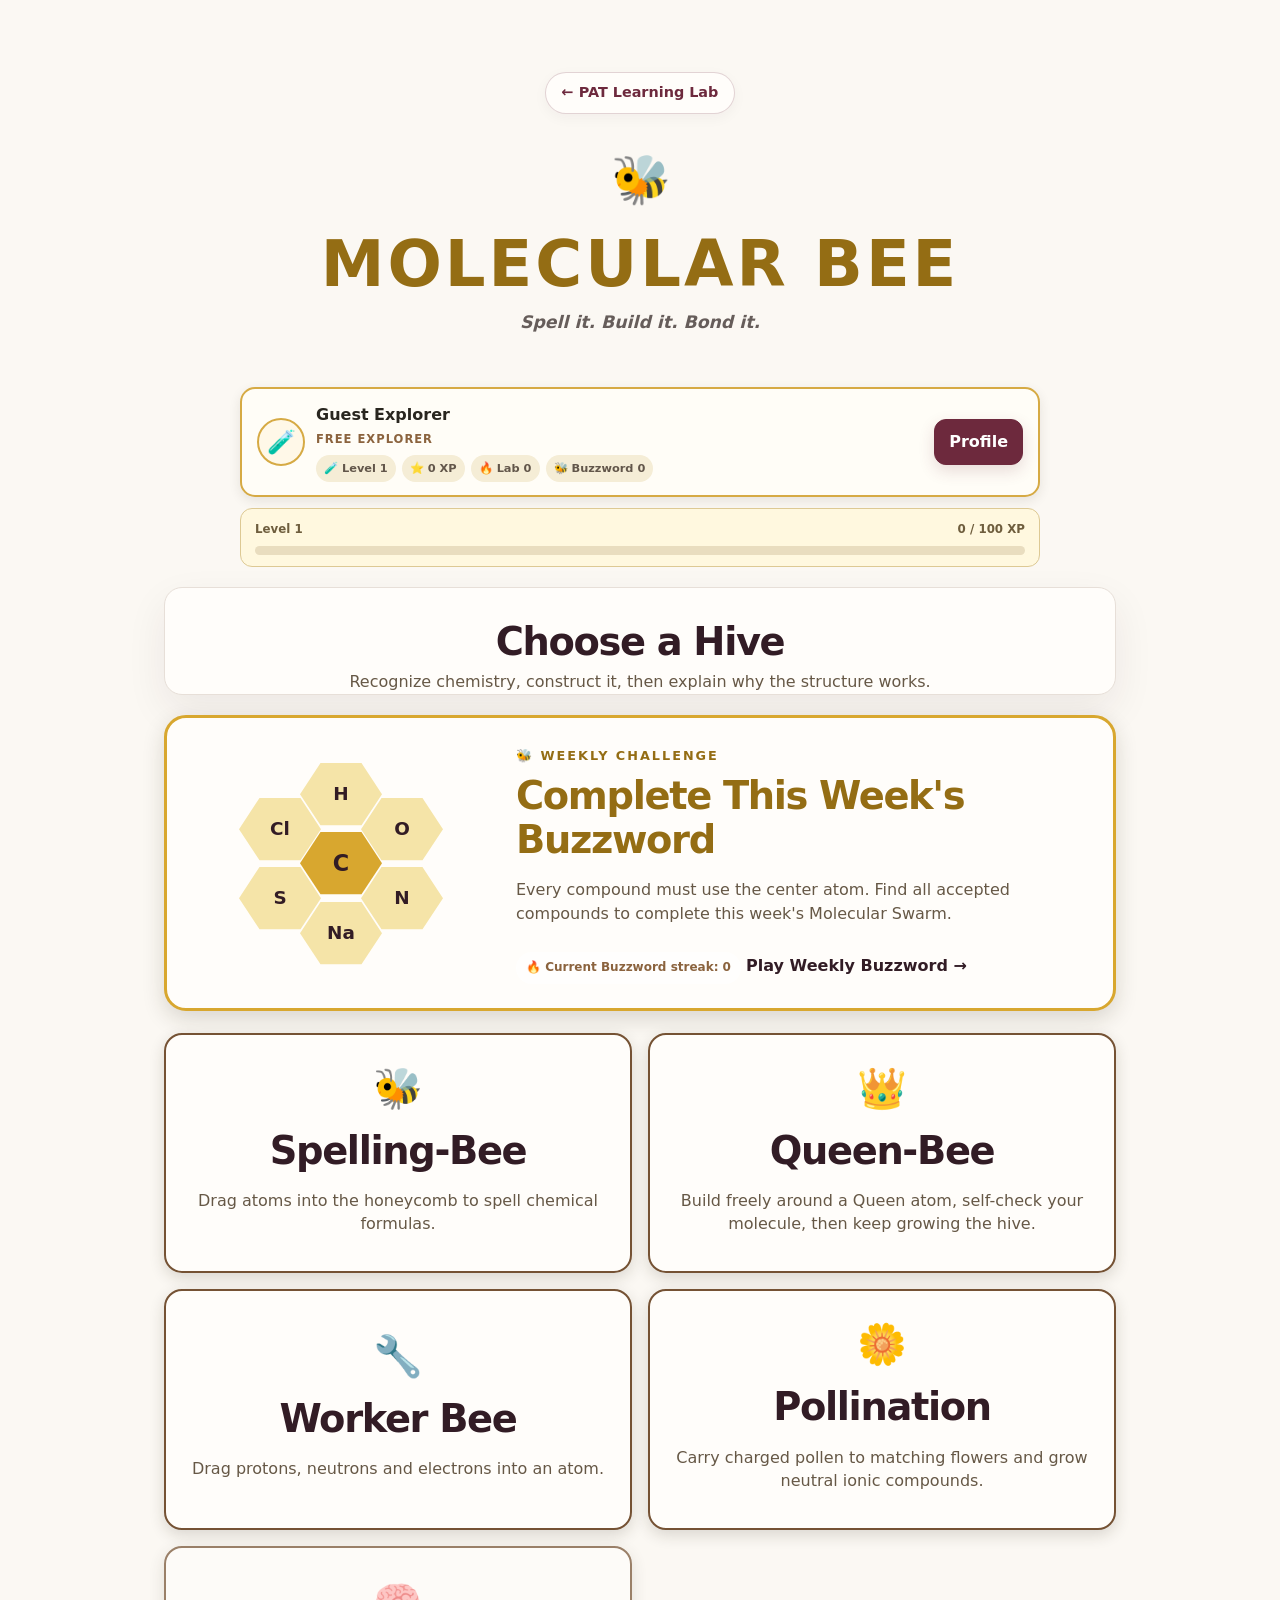
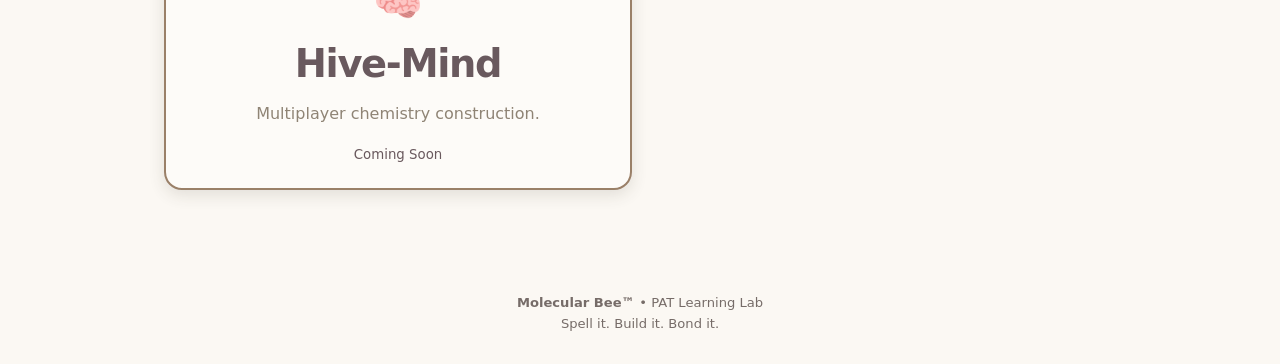
<file: molecularbee.html>
<!DOCTYPE html>
<html lang="en">

<head>

<meta charset="UTF-8">

<meta
  name="viewport"
  content="width=device-width, initial-scale=1.0, viewport-fit=cover"
>

<title>Molecular Bee | PAT Learning Lab</title>


<!-- =====================================================
     GOOGLE ANALYTICS
====================================================== -->

<script
  async
  src="https://www.googletagmanager.com/gtag/js?id=G-QCEPJP202V"
></script>

<script>

window.dataLayer =
  window.dataLayer || [];

function gtag() {
  dataLayer.push(arguments);
}

gtag(
  "js",
  new Date()
);

gtag(
  "config",
  "G-QCEPJP202V"
);

</script>


<!-- =====================================================
     SHARED LEARNING LAB PROFILE
====================================================== -->

<script src="profile.js?v=20260827-3"></script><script src="pat-share.js?v=20261120"></script>


<link
  rel="stylesheet"
  href="molecularbee.css?v=20260827-45"
>


<style>

/* =====================================================
   SHARED PROFILE STRIP
====================================================== */

.bee-profile-strip {

  width:
    min(
      800px,
      94%
    );

  margin:
    0
    auto
    20px;

  display:
    grid;

  grid-template-columns:
    1fr
    auto;

  gap:
    12px;

  align-items:
    center;

  padding:
    13px
    15px;

  border:
    2px
    solid
    #d6aa44;

  border-radius:
    15px;

  background:
    #fffdf7;

  box-shadow:
    0
    4px
    12px
    rgba(
      50,
      40,
      25,
      .10
    );

}


.bee-profile-left {

  min-width:
    0;

  display:
    flex;

  align-items:
    center;

  gap:
    11px;

}


.bee-profile-avatar {

  width:
    48px;

  height:
    48px;

  flex:
    0
    0
    48px;

  display:
    flex;

  align-items:
    center;

  justify-content:
    center;

  border:
    2px
    solid
    #d6aa44;

  border-radius:
    50%;

  background:
    #fff8e8;

  font-size:
    1.45rem;

}


.bee-profile-copy {

  min-width:
    0;

}


.bee-profile-name {

  overflow:
    hidden;

  color:
    #29261f;

  font-weight:
    bold;

  text-overflow:
    ellipsis;

  white-space:
    nowrap;

}


.bee-profile-plan {

  margin-top:
    2px;

  color:
    #8b633e;

  font-size:
    .72rem;

  font-weight:
    bold;

  letter-spacing:
    1px;

  text-transform:
    uppercase;

}


.bee-profile-stats {

  display:
    flex;

  gap:
    6px;

  flex-wrap:
    wrap;

  margin-top:
    6px;

}


.bee-profile-pill {

  padding:
    4px
    8px;

  border-radius:
    999px;

  background:
    #f5edd6;

  color:
    #62564a;

  font-size:
    .71rem;

  font-weight:
    bold;

}


.bee-profile-button {

  min-height:
    44px;

  padding:
    9px
    14px;

  border:
    2px
    solid
    #aa8229;

  border-radius:
    11px;

  background:
    #aa8229;

  color:
    white;

  font-weight:
    bold;

}



/* =====================================================
   LEVEL PROGRESS
====================================================== */

.bee-level-progress {

  width:
    min(
      800px,
      94%
    );

  margin:
    -9px
    auto
    20px;

  padding:
    11px
    14px;

  border:
    1px
    solid
    #ddc994;

  border-radius:
    12px;

  background:
    #fff8df;

}


.bee-level-copy {

  display:
    flex;

  justify-content:
    space-between;

  gap:
    10px;

  margin-bottom:
    7px;

  color:
    #6e5d3d;

  font-size:
    .74rem;

  font-weight:
    bold;

}


.bee-level-track {

  width:
    100%;

  height:
    9px;

  overflow:
    hidden;

  border-radius:
    999px;

  background:
    #e9ddbf;

}


.bee-level-fill {

  width:
    0%;

  height:
    100%;

  border-radius:
    999px;

  background:
    #d6aa44;

  transition:
    width
    .3s
    ease;

}



/* =====================================================
   BUZZWORD STREAK BADGE
====================================================== */

.buzzword-streak-badge {

  display:
    inline-block;

  margin-top:
    10px;

  padding:
    6px
    10px;

  border-radius:
    999px;

  background:
    rgba(
      255,
      255,
      255,
      .7
    );

  color:
    #8b633e;

  font-size:
    .75rem;

  font-weight:
    bold;

}



/* =====================================================
   MOBILE
====================================================== */

@media
(max-width:600px) {

  .bee-profile-strip {

    width:
      96%;

    grid-template-columns:
      1fr;

    padding:
      11px;

  }


  .bee-profile-button {

    width:
      100%;

  }


  .bee-level-progress {

    width:
      96%;

  }

}

</style>

  <link rel="stylesheet" href="pat-professional.css">
</head>


<body>


<header>

<a
  class="lab-link"
  href="index.html"
>
  ← PAT Learning Lab
</a>


<div class="bee-mark">
  🐝
</div>


<h1>
  MOLECULAR BEE
</h1>


<p class="tagline">
  Spell it. Build it. Bond it.
</p>

</header>



<!-- =====================================================
     SHARED PROFILE
====================================================== -->

<section class="bee-profile-strip">


<div class="bee-profile-left">


<div
  id="beeProfileAvatar"
  class="bee-profile-avatar"
>
  🧪
</div>


<div class="bee-profile-copy">


<div
  id="beeProfileName"
  class="bee-profile-name"
>
  Guest Explorer
</div>


<div
  id="beeProfilePlan"
  class="bee-profile-plan"
>
  FREE EXPLORER
</div>


<div class="bee-profile-stats">


<span
  id="beeProfileLevel"
  class="bee-profile-pill"
>
  🧪 Level 1
</span>


<span
  id="beeProfileXP"
  class="bee-profile-pill"
>
  ⭐ 0 XP
</span>


<span
  id="beeProfileLabStreak"
  class="bee-profile-pill"
>
  🔥 Lab 0
</span>


<span
  id="beeProfileBuzzStreak"
  class="bee-profile-pill"
>
  🐝 Buzzword 0
</span>


</div>


</div>


</div>


<button
  id="beeProfileButton"
  class="bee-profile-button"
  type="button"
>
  Profile
</button>


</section>



<!-- =====================================================
     LEVEL PROGRESS
====================================================== -->

<section class="bee-level-progress">


<div class="bee-level-copy">


<span id="beeLevelText">
  Level 1
</span>


<span id="beeLevelXPText">
  0 / 100 XP
</span>


</div>


<div class="bee-level-track">


<div
  id="beeLevelFill"
  class="bee-level-fill"
>
</div>


</div>


</section>



<main>


<!-- =====================================================
     HOME
====================================================== -->

<section
  id="homeScreen"
  class="screen active"
>


<div class="section-heading">

<h2>
  Choose a Hive
</h2>

<p>

  Recognize chemistry,
  construct it,
  then explain why the structure works.

</p>

</div>



<!-- =====================================================
     WEEKLY BUZZWORD
====================================================== -->

<button
  id="buzzwordFeature"
  class="buzzword-feature"
  type="button"
>


<div class="buzz-mini-hive">


<div class="mini-hex mini-top">
  H
</div>


<div class="mini-hex mini-upper-right">
  O
</div>


<div class="mini-hex mini-lower-right">
  N
</div>


<div class="mini-hex mini-bottom">
  Na
</div>


<div class="mini-hex mini-lower-left">
  S
</div>


<div class="mini-hex mini-upper-left">
  Cl
</div>


<div class="mini-hex mini-center">
  C
</div>


</div>



<div class="buzz-feature-copy">


<span class="buzz-kicker">
  🐝 WEEKLY CHALLENGE
</span>


<h2>
  Complete This Week's Buzzword
</h2>


<p>

  Every compound must use the center atom.

  Find all accepted compounds
  to complete this week's Molecular Swarm.

</p>


<div
  id="homeBuzzwordStreak"
  class="buzzword-streak-badge"
>
  🔥 Current Buzzword streak: 0
</div>


<strong>
  Play Weekly Buzzword →
</strong>


</div>


</button>



<div class="mode-grid">


<button
  class="mode-card"
  data-screen="spellingScreen"
  type="button"
>


<div class="mode-icon">
  🐝
</div>


<h2>
  Spelling-Bee
</h2>


<p>

  Drag atoms into the honeycomb
  to spell chemical formulas.

</p>


</button>



<button
  class="mode-card"
  data-screen="queenScreen"
  type="button"
>


<div class="mode-icon">
  👑
</div>


<h2>
  Queen-Bee
</h2>


<p>

  Build freely around a Queen atom,
  self-check your molecule,
  then keep growing the hive.

</p>


</button>



<button
  class="mode-card"
  data-screen="workerScreen"
  type="button"
>


<div class="mode-icon">
  🔧
</div>


<h2>
  Worker Bee
</h2>


<p>

  Drag protons, neutrons and electrons
  into an atom.

</p>


</button>



<button
  class="mode-card"
  data-screen="pollinationScreen"
  type="button"
>


<div class="mode-icon">
  🌼
</div>


<h2>
  Pollination
</h2>


<p>

  Carry charged pollen to matching flowers
  and grow neutral ionic compounds.

</p>


</button>



<button
  class="mode-card locked-card"
  data-screen="hiveScreen"
  type="button"
>


<div class="mode-icon">
  🧠
</div>


<h2>
  Hive-Mind
</h2>


<p>
  Multiplayer chemistry construction.
</p>


<small>
  Coming Soon
</small>


</button>


</div>


</section>



<!-- =====================================================
     BUZZWORD
====================================================== -->

<section
  id="buzzwordScreen"
  class="screen"
>


<button
  class="back-button"
  data-screen="homeScreen"
  type="button"
>
  ← Hive
</button>


<div class="game-card buzzword-card">


<div class="game-label">
  WEEKLY BUZZWORD
</div>


<h2>
  Complete This Week's Buzzword
</h2>


<p class="prompt">

  Build compounds using the hive.

  Every valid compound must contain
  the gold center atom.

</p>


<div class="buzz-rule">
  👑 Center atom required in every answer
</div>



<div class="buzz-hive">


<button
  type="button"
  class="buzz-hex buzz-top"
  data-buzz="H"
>

<strong>
  H
</strong>

<small>
  Hydrogen
</small>

</button>



<button
  type="button"
  class="buzz-hex buzz-upper-right"
  data-buzz="O"
>

<strong>
  O
</strong>

<small>
  Oxygen
</small>

</button>



<button
  type="button"
  class="buzz-hex buzz-lower-right"
  data-buzz="N"
>

<strong>
  N
</strong>

<small>
  Nitrogen
</small>

</button>



<button
  type="button"
  class="buzz-hex buzz-bottom"
  data-buzz="Na"
>

<strong>
  Na
</strong>

<small>
  Sodium
</small>

</button>



<button
  type="button"
  class="buzz-hex buzz-lower-left"
  data-buzz="S"
>

<strong>
  S
</strong>

<small>
  Sulfur
</small>

</button>



<button
  type="button"
  class="buzz-hex buzz-upper-left"
  data-buzz="Cl"
>

<strong>
  Cl
</strong>

<small>
  Chlorine
</small>

</button>



<button
  type="button"
  class="buzz-hex buzz-center"
  data-buzz="C"
>


<span class="queen-crown">
  👑
</span>


<strong>
  C
</strong>


<small>
  Carbon
</small>


</button>


</div>



<div class="formula-panel">


<span class="formula-label">
  YOUR MOLECULE
</span>


<div
  id="buzzFormula"
  class="formula-preview empty"
>
  Tap an element to begin
</div>


<div
  id="buzzWords"
  class="element-words"
>
</div>


</div>



<div class="button-row">


<button
  id="buzzUndo"
  class="secondary-button"
  type="button"
>
  ← Undo
</button>


<button
  id="buzzSubmit"
  class="primary-button"
  type="button"
>
  Submit Compound
</button>


<button
  id="buzzClear"
  class="secondary-button"
  type="button"
>
  Clear
</button>


</div>



<div
  id="buzzFeedback"
  class="feedback"
>
</div>



<div
  id="moleculargram"
  class="moleculargram"
>


🐝👑


<strong>
  MOLECULARGRAM!
</strong>


<span>
  You used every element in the hive.
</span>


</div>



<div class="found-panel">


<h3>
  Your Molecular Swarm
</h3>


<p>

  Compounds Found:

  <strong id="buzzFoundCount">
    0
  </strong>

</p>


<div
  id="buzzFound"
  class="buzz-found"
>
</div>


</div>



<button
  id="shareBuzz"
  class="share-button"
  type="button"
>
  📤 Share Your Molecular Swarm
</button>


</div>


</section>



<!-- =====================================================
     SPELLING BEE
====================================================== -->

<section
  id="spellingScreen"
  class="screen"
>


<button
  class="back-button"
  data-screen="homeScreen"
  type="button"
>
  ← Hive
</button>


<div class="game-card">


<div class="game-label">
  SPELLING-BEE
</div>


<h2>
  Spell the Molecule
</h2>


<p
  id="spellingPrompt"
  class="prompt"
>
</p>


<div class="instruction-note">

  Drag an atom into an empty honeycomb.

  Tap a filled honeycomb to return it.

</div>


<div
  id="spellingSlots"
  class="spelling-slots"
>
</div>


<div class="formula-panel">


<span class="formula-label">
  CHEMICAL FORMULA
</span>


<div
  id="spellingFormula"
  class="formula-preview empty"
>
  Chemical formula
</div>


</div>


<h3 class="bank-title">
  Atom Bank
</h3>


<div
  id="spellingBank"
  class="atom-bank"
>
</div>


<div class="button-row">


<button
  id="spellingUndo"
  class="secondary-button"
  type="button"
>
  ← Remove Last
</button>


<button
  id="spellingCheck"
  class="primary-button"
  type="button"
>
  Check Molecule
</button>


<button
  id="spellingReset"
  class="secondary-button"
  type="button"
>
  Reset
</button>


</div>


<div
  id="spellingFeedback"
  class="feedback"
>
</div>


</div>


</section>



<!-- =====================================================
     QUEEN BEE
====================================================== -->

<section
  id="queenScreen"
  class="screen"
>


<button
  class="back-button"
  data-screen="homeScreen"
  type="button"
>
  ← Hive
</button>


<div class="game-card">


<div class="game-label">
  QUEEN-BEE
</div>


<h2>
  Grow Your Molecular Hive
</h2>


<p class="prompt">
  Build freely. Then self-check your molecule.
</p>


<div class="queen-progress">


<div class="queen-progress-badge">

🐝 Correct Builds:

<strong id="queenCorrectCount">
  0
</strong>

</div>


<div class="queen-progress-badge">

👑 Active Atom:

<strong id="queenActiveAtom">
  C
</strong>

</div>


</div>


<div
  id="queenBuildMessage"
  class="queen-build-message"
>

  Drag atoms onto the honeycombs touching the gold Queen.

  When you think you've built a molecule,
  self-check it.

</div>


<div class="queen-freebuild-wrap">


<div
  id="queenHive"
  class="queen-freebuild-hive"
>
</div>


</div>


<div class="formula-panel">


<span class="formula-label">
  CURRENT BUILD
</span>


<div
  id="queenFormula"
  class="formula-preview empty"
>
  Grow outward from the Queen
</div>


</div>


<h3 class="bank-title">
  Reusable Atom Bank
</h3>


<p class="queen-bank-note">

  These atoms never run out.

  Use them as many times as you need.

</p>


<div
  id="queenBank"
  class="atom-bank"
>
</div>


<div class="button-row">


<button
  id="queenCheck"
  class="primary-button"
  type="button"
>
  ✓ Self-Check My Build
</button>


<button
  id="queenClearBuild"
  class="secondary-button"
  type="button"
>
  Clear Current Build
</button>


<button
  id="queenReset"
  class="secondary-button"
  type="button"
>
  Restart Hive
</button>


</div>


<div
  id="queenFeedback"
  class="feedback"
>
</div>


<div
  id="queenDiscovery"
  class="queen-discovery"
>
</div>


</div>


</section>



<!-- =====================================================
     WORKER BEE
====================================================== -->

<section
  id="workerScreen"
  class="screen"
>


<button
  class="back-button"
  data-screen="homeScreen"
  type="button"
>
  ← Hive
</button>


<div class="game-card">


<div class="game-label">
  WORKER BEE
</div>


<h2>
  Build the Atom
</h2>


<p
  id="workerPrompt"
  class="prompt"
>
</p>


<div class="instruction-note">

  Drag protons and neutrons into the nucleus.

  Drag electrons onto either shell.

</div>


<div class="particle-bank">


<button
  class="particle-source proton-source"
  data-particle="proton"
  type="button"
>

p⁺

<small>
  Proton
</small>

</button>


<button
  class="particle-source neutron-source"
  data-particle="neutron"
  type="button"
>

n⁰

<small>
  Neutron
</small>

</button>


<button
  class="particle-source electron-source"
  data-particle="electron"
  type="button"
>

e⁻

<small>
  Electron
</small>

</button>


</div>


<div class="atom-stage">


<div
  id="outerShell"
  class="electron-shell outer-shell"
>


<div
  id="outerParticles"
  class="particle-layer"
>
</div>


<div
  id="innerShell"
  class="electron-shell inner-shell"
>


<div
  id="innerParticles"
  class="particle-layer"
>
</div>


<div
  id="nucleus"
  class="nucleus"
>


<div
  id="nucleusParticles"
  class="particle-layer"
>
</div>


<span>
  NUCLEUS
</span>


</div>


</div>


</div>


</div>


<div class="worker-counts">


<span>

Protons:

<strong id="protonCount">
  0
</strong>

</span>


<span>

Neutrons:

<strong id="neutronCount">
  0
</strong>

</span>


</div>


<div class="button-row">


<button
  id="workerCheck"
  class="primary-button"
  type="button"
>
  Check Atom
</button>


<button
  id="workerReset"
  class="secondary-button"
  type="button"
>
  Reset
</button>


</div>


<div
  id="workerFeedback"
  class="feedback"
>
</div>


</div>


</section>



<!-- =====================================================
     POLLINATION
====================================================== -->

<section
  id="pollinationScreen"
  class="screen"
>


<button
  class="back-button"
  data-screen="homeScreen"
  type="button"
>
  ← Hive
</button>


<div class="game-card">


<div class="game-label">
  POLLINATION
</div>


<h2>
  Carry the Charge
</h2>


<p
  id="pollinationPrompt"
  class="prompt"
>
</p>


<div class="instruction-note">

  Drag charged pollen to its matching flower.

  Deliver the correct ion ratio to create
  a neutral compound.

</div>


<h3 class="bank-title">
  Charged Pollen
</h3>


<div
  id="pollenBank"
  class="pollen-bank"
>
</div>


<div
  id="flowerGarden"
  class="flower-garden"
>
</div>


<div class="formula-panel">


<span class="formula-label">
  GROWING COMPOUND
</span>


<div
  id="pollinationFormula"
  class="formula-preview empty"
>
  Grow an ionic compound
</div>


</div>


<div class="button-row">


<button
  id="pollinationCheck"
  class="primary-button"
  type="button"
>
  Grow Compound
</button>


<button
  id="pollinationReset"
  class="secondary-button"
  type="button"
>
  Reset
</button>


</div>


<div
  id="pollinationFeedback"
  class="feedback"
>
</div>


</div>


</section>



<!-- =====================================================
     HIVE MIND
====================================================== -->

<section
  id="hiveScreen"
  class="screen"
>


<button
  class="back-button"
  data-screen="homeScreen"
  type="button"
>
  ← Hive
</button>


<div class="game-card">


<div class="game-label">
  HIVE-MIND
</div>


<h2>
  Multiplayer Chemistry
</h2>


<div class="coming-soon">

🧠🐝

<p>

  Cooperative and competitive
  chemistry building is coming soon.

</p>

</div>


</div>


</section>


</main>



<footer>

<strong>
  Molecular Bee™
</strong>

• PAT Learning Lab

<br>

Spell it. Build it. Bond it.

</footer>



<!-- =====================================================
     GAME LOGIC
====================================================== -->

<script src="molecularbee.js?v=20260827-45"></script>



<!-- =====================================================
     SHARED PROFILE DISPLAY
====================================================== -->

<script>


/* =====================================================
   RENDER MOLECULAR BEE PROFILE
====================================================== */

function renderMolecularBeeProfile() {

  if (
    !window.PATProfile
  ) {

    return;

  }


  const profile =
    PATProfile.get();


  const stats =
    PATProfile.stats();


  const buzzStreak =
    stats.streaks.buzzword
    ||
    0;


  const level =
    stats.level
    ||
    1;


  const xp =
    stats.xp
    ||
    0;


  const xpIntoLevel =
    stats.xpIntoLevel
    ||
    0;


  const xpPerLevel =
    stats.xpPerLevel
    ||
    100;


  const levelPercent =
    stats.levelPercent
    ||
    0;



  /* ===================================================
     AVATAR
  =================================================== */

  document
    .getElementById(
      "beeProfileAvatar"
    )
    .textContent =
      profile.avatar
      ||
      "🧪";



  /* ===================================================
     USERNAME
  =================================================== */

  document
    .getElementById(
      "beeProfileName"
    )
    .textContent =
      profile.profileCreated
      ?
        "@"
        +
        profile.username
      :
        "Guest Explorer";



  /* ===================================================
     PLAN
  =================================================== */

  document
    .getElementById(
      "beeProfilePlan"
    )
    .textContent =
      profile.plan ===
      "plus"
      ?
        "LEARNING LAB+"
      :
      profile.plan ===
      "admin"
      ?
        "LAB ADMIN"
      :
        "FREE EXPLORER";



  /* ===================================================
     LEVEL
  =================================================== */

  document
    .getElementById(
      "beeProfileLevel"
    )
    .textContent =
      "🧪 Level "
      +
      level;



  /* ===================================================
     XP
  =================================================== */

  document
    .getElementById(
      "beeProfileXP"
    )
    .textContent =
      "⭐ "
      +
      xp
      +
      " XP";



  /* ===================================================
     LAB STREAK
  =================================================== */

  document
    .getElementById(
      "beeProfileLabStreak"
    )
    .textContent =
      "🔥 Lab "
      +
      (
        stats.globalStreak
        ||
        0
      );



  /* ===================================================
     BUZZWORD STREAK
  =================================================== */

  document
    .getElementById(
      "beeProfileBuzzStreak"
    )
    .textContent =
      "🐝 Buzzword "
      +
      buzzStreak;



  document
    .getElementById(
      "homeBuzzwordStreak"
    )
    .textContent =
      "🔥 Current Buzzword streak: "
      +
      buzzStreak;



  /* ===================================================
     LEVEL PROGRESS
  =================================================== */

  document
    .getElementById(
      "beeLevelText"
    )
    .textContent =
      "Level "
      +
      level;



  document
    .getElementById(
      "beeLevelXPText"
    )
    .textContent =
      xpIntoLevel
      +
      " / "
      +
      xpPerLevel
      +
      " XP";



  document
    .getElementById(
      "beeLevelFill"
    )
    .style
    .width =
      levelPercent
      +
      "%";

}



/* =====================================================
   PROFILE BUTTON

   PROFILE MANAGEMENT CURRENTLY LIVES
   ON THE LEARNING LAB HOME PAGE.
====================================================== */

document
  .getElementById(
    "beeProfileButton"
  )
  .addEventListener(
    "click",
    function () {

      window.location.href =
        "index.html";

    }
  );



/* =====================================================
   LIVE PROFILE UPDATE
====================================================== */

window.addEventListener(
  "pat-profile-updated",
  function () {

    renderMolecularBeeProfile();

  }
);



/* =====================================================
   PROFILE READY
====================================================== */

window.addEventListener(
  "pat-profile-ready",
  function () {

    renderMolecularBeeProfile();

  }
);



/* =====================================================
   START
====================================================== */

renderMolecularBeeProfile();


</script>


</body>

</html>
</file>
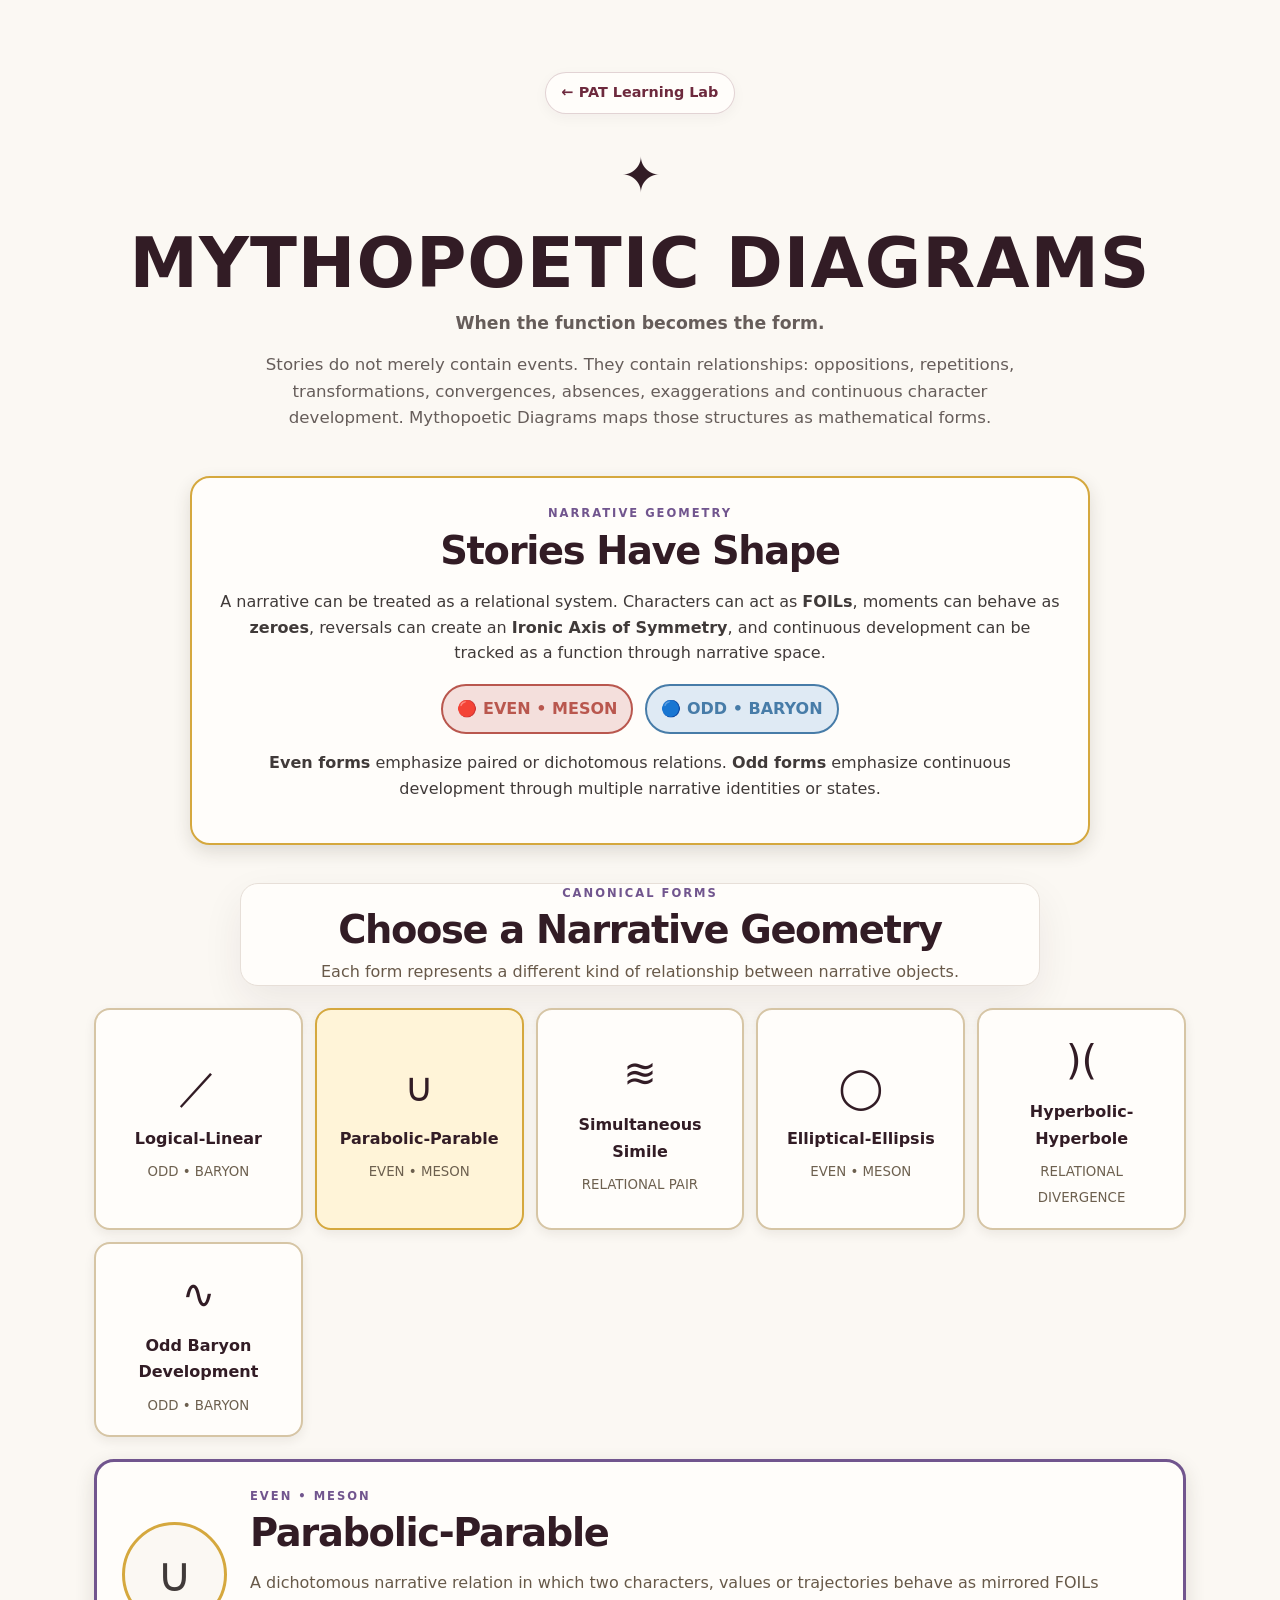
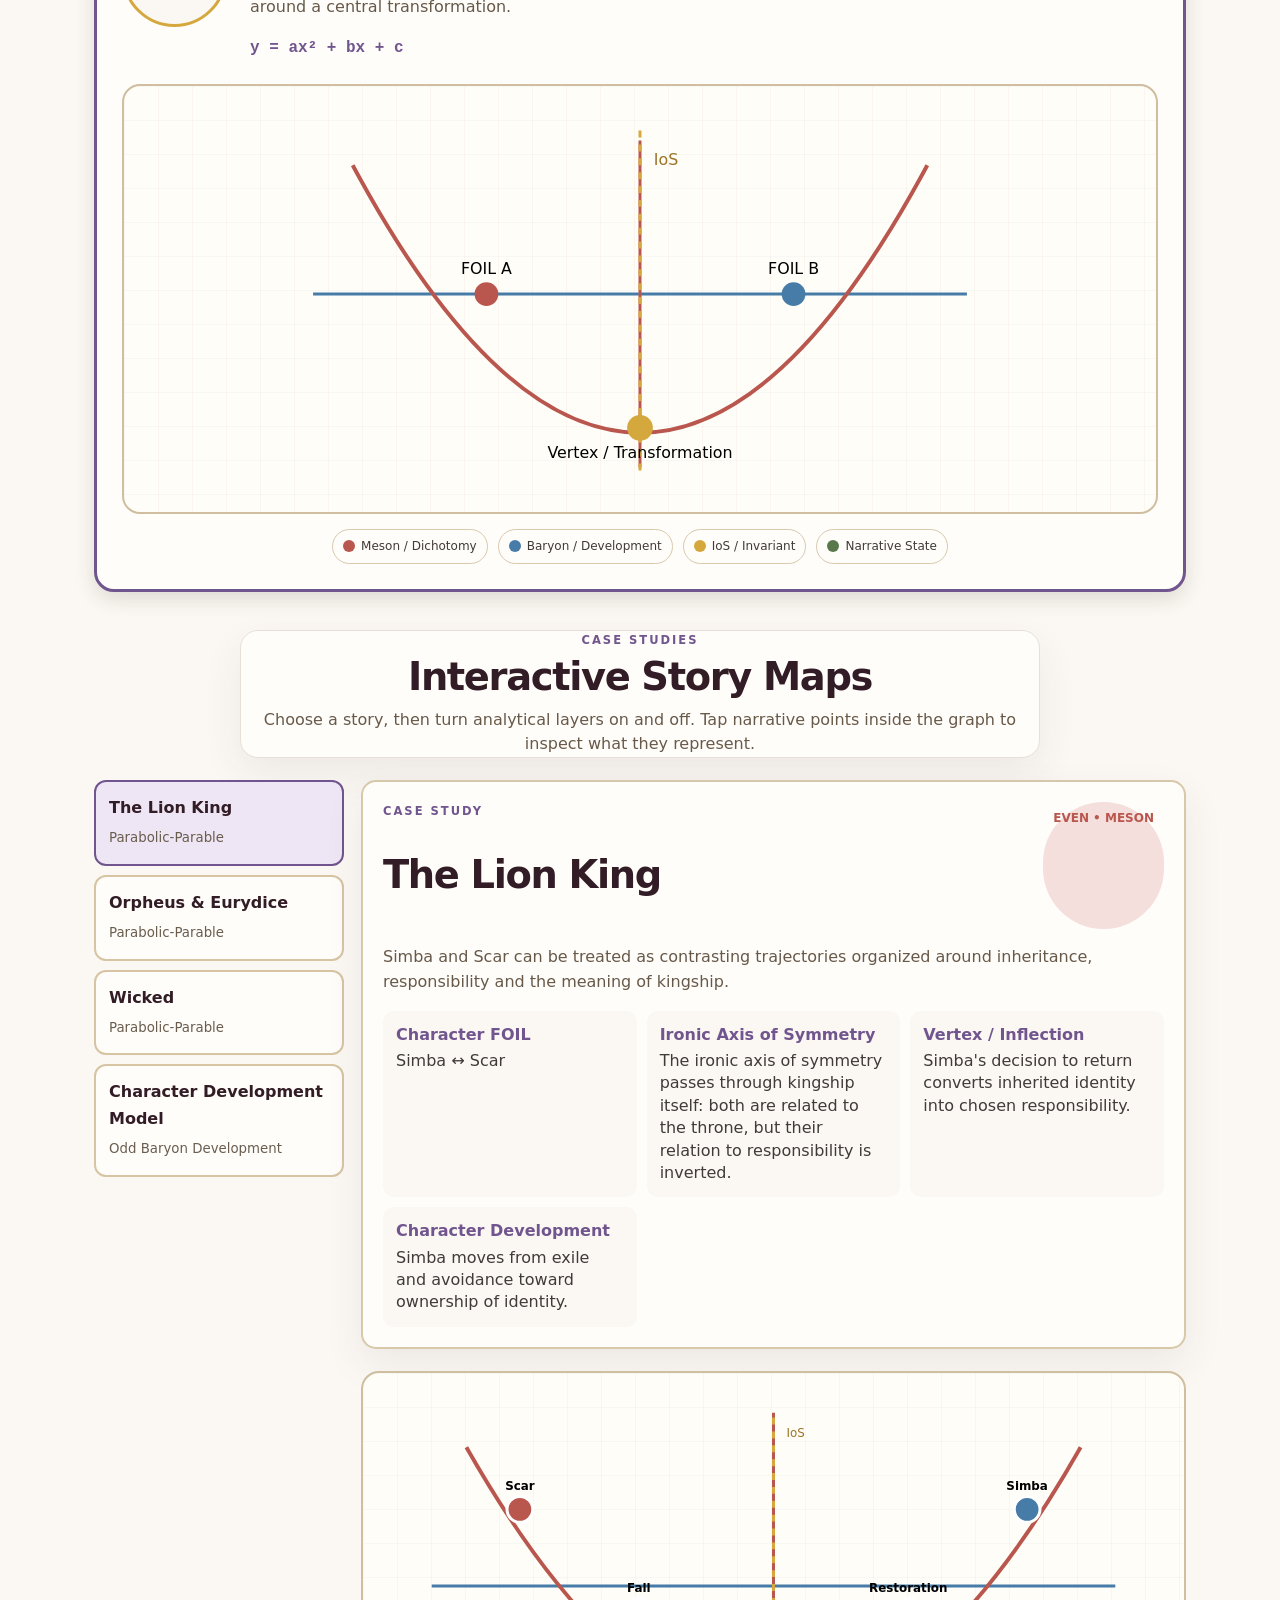
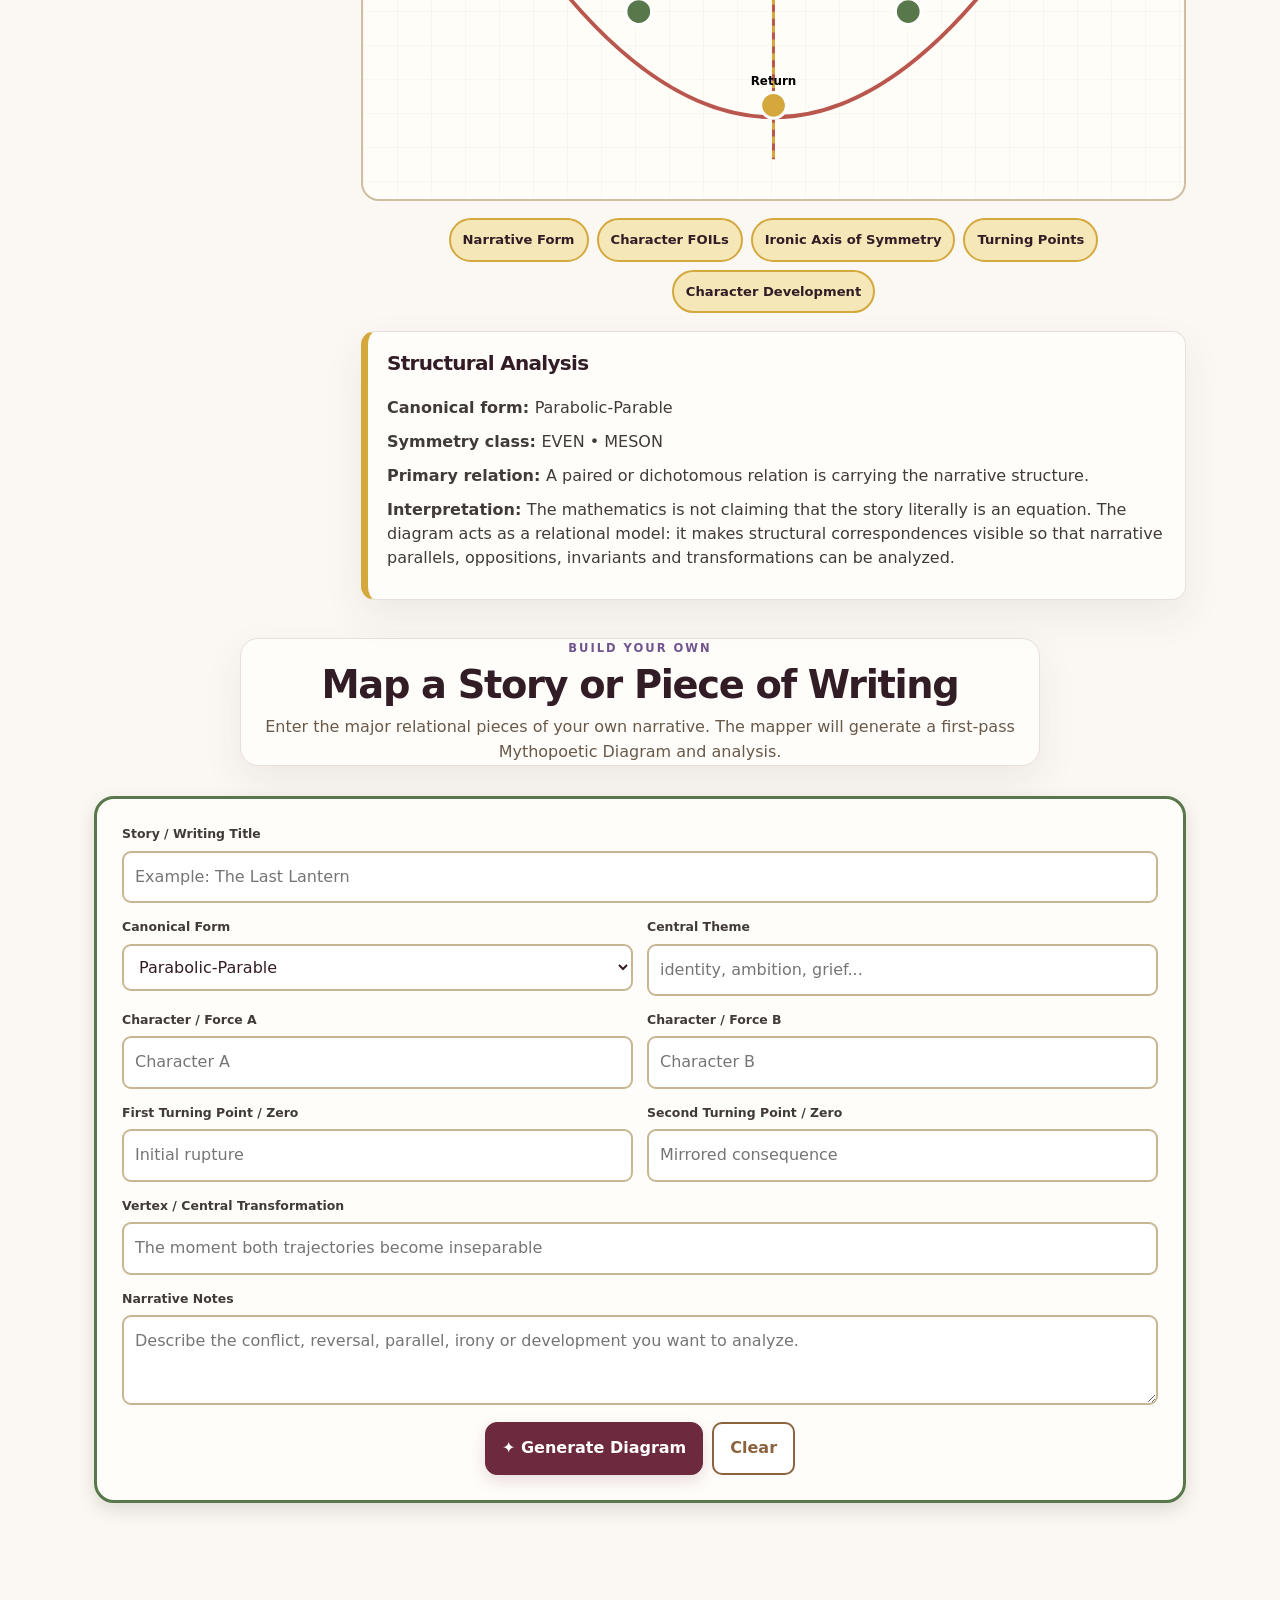
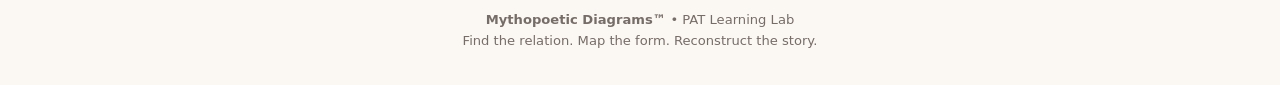
<file: mythopoeticdiagrams.html>
<!DOCTYPE html>
<html lang="en">

<head>

<meta charset="UTF-8">

<meta
  name="viewport"
  content="width=device-width, initial-scale=1.0"
>

<title>Mythopoetic Diagrams | PAT Learning Lab</title>


<!-- =====================================================
     GOOGLE ANALYTICS
====================================================== -->

<script
  async
  src="https://www.googletagmanager.com/gtag/js?id=G-QCEPJP202V"
></script>

<script>

window.dataLayer =
  window.dataLayer || [];

function gtag() {
  dataLayer.push(arguments);
}

gtag(
  "js",
  new Date()
);

gtag(
  "config",
  "G-QCEPJP202V"
);

</script>



<style>

:root {

  --cream: #fff8e8;
  --paper: #fffdf7;
  --ink: #29261f;

  --green: #58784b;
  --light-green: #dfe9d7;

  --gold: #d5a83e;
  --gold-light: #f5e7b8;

  --brown: #8b633e;

  --red: #b9574e;
  --red-light: #f4dfdc;

  --blue: #477ca8;
  --blue-light: #dfeaf4;

  --purple: #71558e;
  --purple-light: #eee6f4;

  --shadow:
    rgba(
      52,
      43,
      29,
      .14
    );

}



/* =====================================================
   GLOBAL
====================================================== */

* {
  box-sizing: border-box;
}


html {
  scroll-behavior: smooth;
}


body {

  margin: 0;

  background:
    var(--cream);

  color:
    var(--ink);

  font-family:
    Georgia,
    "Times New Roman",
    serif;

}


button,
input,
textarea,
select {

  font: inherit;

}


button {

  cursor: pointer;

}



/* =====================================================
   HEADER
====================================================== */

header {

  padding:
    30px 20px 24px;

  text-align: center;

}


.lab-link {

  display:
    inline-block;

  margin-bottom:
    16px;

  padding:
    8px 13px;

  border:
    2px solid
    var(--brown);

  border-radius:
    10px;

  background:
    var(--paper);

  color:
    var(--brown);

  font-weight:
    bold;

  text-decoration:
    none;

}


.header-mark {

  margin-bottom:
    3px;

  color:
    var(--gold);

  font-size:
    3rem;

}


header h1 {

  margin:
    3px 0;

  font-size:
    clamp(
      2.1rem,
      8vw,
      4.3rem
    );

  letter-spacing:
    1px;

}


.tagline {

  margin-top:
    8px;

  color:
    var(--purple);

  font-weight:
    bold;

}


.header-copy {

  max-width:
    780px;

  margin:
    17px auto 0;

  color:
    #675849;

  line-height:
    1.6;

}



/* =====================================================
   MAIN
====================================================== */

main {

  width:
    min(
      1140px,
      94%
    );

  margin:
    auto;

  padding-bottom:
    75px;

}


.section-heading {

  max-width:
    800px;

  margin:
    38px auto 22px;

  text-align:
    center;

}


.section-heading h2 {

  margin:
    5px 0 8px;

}


.section-heading p {

  margin:
    auto;

  color:
    #685949;

  line-height:
    1.55;

}


.kicker {

  color:
    var(--purple);

  font-size:
    .72rem;

  font-weight:
    bold;

  letter-spacing:
    2px;

  text-transform:
    uppercase;

}



/* =====================================================
   INTRO
====================================================== */

.intro-card {

  max-width:
    900px;

  margin:
    10px auto 32px;

  padding:
    26px;

  border:
    2px solid
    var(--gold);

  border-radius:
    20px;

  background:
    var(--paper);

  box-shadow:
    0 7px 18px
    var(--shadow);

  text-align:
    center;

}


.intro-card h2 {

  margin:
    6px 0 10px;

}


.intro-card p {

  line-height:
    1.6;

}


.class-row {

  display:
    flex;

  justify-content:
    center;

  gap:
    12px;

  flex-wrap:
    wrap;

  margin-top:
    18px;

}


.class-chip {

  padding:
    10px 14px;

  border-radius:
    999px;

  font-weight:
    bold;

}


.meson-chip {

  border:
    2px solid
    var(--red);

  background:
    var(--red-light);

  color:
    var(--red);

}


.baryon-chip {

  border:
    2px solid
    var(--blue);

  background:
    var(--blue-light);

  color:
    var(--blue);

}



/* =====================================================
   CANONICAL FORMS
====================================================== */

.form-grid {

  display:
    grid;

  grid-template-columns:
    repeat(
      auto-fit,
      minmax(
        190px,
        1fr
      )
    );

  gap:
    12px;

}


.form-card {

  min-height:
    190px;

  padding:
    17px;

  border:
    2px solid
    #d6c5a5;

  border-radius:
    16px;

  background:
    var(--paper);

  color:
    var(--ink);

  text-align:
    center;

  box-shadow:
    0 4px 11px
    rgba(
      52,
      43,
      29,
      .08
    );

  transition:
    transform .15s ease,
    border-color .15s ease,
    background .15s ease;

}


.form-card:hover {

  transform:
    translateY(
      -3px
    );

}


.form-card.active {

  border-color:
    var(--gold);

  background:
    #fff4d8;

}


.form-icon {

  min-height:
    55px;

  display:
    flex;

  align-items:
    center;

  justify-content:
    center;

  font-size:
    2.5rem;

}


.form-card strong {

  display:
    block;

  margin:
    6px 0;

}


.form-card small {

  color:
    #6d604f;

  line-height:
    1.35;

}



/* =====================================================
   FORM LAB
====================================================== */

.form-lab {

  margin-top:
    22px;

  padding:
    25px;

  border:
    3px solid
    var(--purple);

  border-radius:
    20px;

  background:
    var(--paper);

  box-shadow:
    0 7px 20px
    var(--shadow);

}


.form-lab-top {

  display:
    grid;

  grid-template-columns:
    110px 1fr;

  gap:
    18px;

  align-items:
    center;

}


.form-large-icon {

  width:
    105px;

  height:
    105px;

  display:
    flex;

  align-items:
    center;

  justify-content:
    center;

  border:
    3px solid
    var(--gold);

  border-radius:
    50%;

  background:
    var(--cream);

  font-size:
    3rem;

}


.form-title h2 {

  margin:
    5px 0;

}


.form-description {

  color:
    #675949;

  line-height:
    1.5;

}


.form-equation {

  margin-top:
    8px;

  color:
    var(--purple);

  font-family:
    "Courier New",
    monospace;

  font-weight:
    bold;

}



/* =====================================================
   CANVAS
====================================================== */

.diagram-board {

  position:
    relative;

  width:
    100%;

  min-height:
    430px;

  margin-top:
    22px;

  overflow:
    hidden;

  border:
    2px solid
    #cfbea0;

  border-radius:
    18px;

  background:

    linear-gradient(
      rgba(71,124,168,.045) 1px,
      transparent 1px
    ),

    linear-gradient(
      90deg,
      rgba(185,87,78,.045) 1px,
      transparent 1px
    ),

    #fffdf7;

  background-size:
    34px 34px;

}


.diagram-svg {

  position:
    absolute;

  inset:
    0;

  width:
    100%;

  height:
    100%;

}


.axis-horizontal {

  stroke:
    var(--blue);

  stroke-width:
    3;

}


.axis-vertical {

  stroke:
    var(--red);

  stroke-width:
    3;

}


.axis-symmetry {

  stroke:
    var(--gold);

  stroke-width:
    3;

  stroke-dasharray:
    7 7;

}


.story-curve {

  fill:
    none;

  stroke:
    var(--ink);

  stroke-width:
    4;

}


.story-curve.red {

  stroke:
    var(--red);

}


.story-curve.blue {

  stroke:
    var(--blue);

}


.story-curve.gold {

  stroke:
    var(--gold);

}


.story-node {

  cursor:
    pointer;

}


.story-node circle {

  stroke:
    white;

  stroke-width:
    3;

}


.story-node text {

  pointer-events:
    none;

  font-size:
    12px;

  font-weight:
    bold;

  text-anchor:
    middle;

}


.node-label {

  font-size:
    11px;

}


.story-tooltip {

  position:
    absolute;

  z-index:
    20;

  display:
    none;

  max-width:
    240px;

  padding:
    11px 13px;

  border:
    2px solid
    var(--gold);

  border-radius:
    11px;

  background:
    var(--paper);

  box-shadow:
    0 5px 15px
    var(--shadow);

  font-size:
    .83rem;

  line-height:
    1.4;

}


.story-tooltip.visible {

  display:
    block;

}



/* =====================================================
   LAYERS
====================================================== */

.layer-controls {

  display:
    flex;

  gap:
    8px;

  flex-wrap:
    wrap;

  justify-content:
    center;

  margin-top:
    17px;

}


.layer-button {

  padding:
    9px 12px;

  border:
    2px solid
    #c8b590;

  border-radius:
    999px;

  background:
    white;

  color:
    var(--ink);

  font-size:
    .82rem;

  font-weight:
    bold;

}


.layer-button.active {

  border-color:
    var(--gold);

  background:
    var(--gold-light);

}



/* =====================================================
   STORY LIBRARY
====================================================== */

.story-library {

  display:
    grid;

  grid-template-columns:
    250px 1fr;

  gap:
    17px;

}


.story-list {

  display:
    grid;

  gap:
    9px;

  align-content:
    start;

}


.story-button {

  padding:
    13px;

  border:
    2px solid
    #d6c4a3;

  border-radius:
    12px;

  background:
    var(--paper);

  color:
    var(--ink);

  text-align:
    left;

}


.story-button.active {

  border-color:
    var(--purple);

  background:
    var(--purple-light);

}


.story-button strong {

  display:
    block;

  margin-bottom:
    3px;

}


.story-button small {

  color:
    #6a5d4e;

}



/* =====================================================
   STORY INFO
====================================================== */

.story-info {

  padding:
    20px;

  border:
    2px solid
    #d8c8aa;

  border-radius:
    15px;

  background:
    var(--paper);

}


.story-info-top {

  display:
    flex;

  justify-content:
    space-between;

  gap:
    15px;

  flex-wrap:
    wrap;

  margin-bottom:
    12px;

}


.story-class {

  padding:
    7px 10px;

  border-radius:
    999px;

  font-size:
    .75rem;

  font-weight:
    bold;

}


.story-class.meson {

  background:
    var(--red-light);

  color:
    var(--red);

}


.story-class.baryon {

  background:
    var(--blue-light);

  color:
    var(--blue);

}


.story-summary {

  color:
    #675949;

  line-height:
    1.55;

}


.relation-grid {

  display:
    grid;

  grid-template-columns:
    repeat(
      auto-fit,
      minmax(
        200px,
        1fr
      )
    );

  gap:
    10px;

  margin-top:
    15px;

}


.relation-card {

  padding:
    13px;

  border-radius:
    11px;

  background:
    var(--cream);

  line-height:
    1.4;

}


.relation-card strong {

  display:
    block;

  margin-bottom:
    4px;

  color:
    var(--purple);

}



/* =====================================================
   ANALYSIS PANEL
====================================================== */

.analysis-panel {

  margin-top:
    18px;

  padding:
    19px;

  border-left:
    7px solid
    var(--gold);

  border-radius:
    14px;

  background:
    var(--paper);

}


.analysis-panel h3 {

  margin-top:
    0;

}


.analysis-row {

  margin:
    10px 0;

  line-height:
    1.5;

}



/* =====================================================
   STORY MAPPER
====================================================== */

.mapper-shell {

  margin-top:
    30px;

  padding:
    25px;

  border:
    3px solid
    var(--green);

  border-radius:
    20px;

  background:
    var(--paper);

  box-shadow:
    0 7px 18px
    var(--shadow);

}


.mapper-grid {

  display:
    grid;

  grid-template-columns:
    repeat(
      2,
      minmax(
        0,
        1fr
      )
    );

  gap:
    14px;

}


.mapper-field {

  display:
    flex;

  flex-direction:
    column;

  gap:
    6px;

}


.mapper-field.full {

  grid-column:
    1 / -1;

}


.mapper-field label {

  font-size:
    .78rem;

  font-weight:
    bold;

}


.mapper-field input,
.mapper-field select,
.mapper-field textarea {

  width:
    100%;

  padding:
    11px;

  border:
    2px solid
    #c8b693;

  border-radius:
    9px;

  background:
    white;

}


.mapper-field textarea {

  min-height:
    90px;

  resize:
    vertical;

}


.mapper-buttons {

  display:
    flex;

  justify-content:
    center;

  gap:
    9px;

  flex-wrap:
    wrap;

  margin-top:
    17px;

}


.primary-button,
.secondary-button {

  padding:
    11px 16px;

  border-radius:
    10px;

  font-weight:
    bold;

}


.primary-button {

  border:
    2px solid
    var(--green);

  background:
    var(--green);

  color:
    white;

}


.secondary-button {

  border:
    2px solid
    var(--brown);

  background:
    white;

  color:
    var(--brown);

}



/* =====================================================
   GENERATED ANALYSIS
====================================================== */

.generated-analysis {

  display:
    none;

  margin-top:
    22px;

}


.generated-analysis.visible {

  display:
    block;

}


.generated-summary {

  padding:
    18px;

  border:
    2px solid
    var(--gold);

  border-radius:
    13px;

  background:
    #fff7d9;

  line-height:
    1.55;

}



/* =====================================================
   LEGEND
====================================================== */

.legend {

  display:
    flex;

  justify-content:
    center;

  gap:
    10px;

  flex-wrap:
    wrap;

  margin-top:
    15px;

}


.legend-item {

  display:
    flex;

  align-items:
    center;

  gap:
    6px;

  padding:
    7px 10px;

  border-radius:
    999px;

  background:
    var(--paper);

  border:
    1px solid
    #d9c9ad;

  font-size:
    .75rem;

}


.legend-dot {

  width:
    12px;

  height:
    12px;

  border-radius:
    50%;

}


.legend-dot.red {

  background:
    var(--red);

}


.legend-dot.blue {

  background:
    var(--blue);

}


.legend-dot.gold {

  background:
    var(--gold);

}


.legend-dot.green {

  background:
    var(--green);

}



/* =====================================================
   FOOTER
====================================================== */

footer {

  padding:
    34px 20px;

  color:
    #675949;

  font-size:
    .82rem;

  line-height:
    1.6;

  text-align:
    center;

}



/* =====================================================
   MOBILE
====================================================== */

@media
(max-width: 760px) {

  .form-lab-top {

    grid-template-columns:
      1fr;

    text-align:
      center;

  }


  .form-large-icon {

    margin:
      auto;

  }


  .story-library {

    grid-template-columns:
      1fr;

  }


  .story-list {

    grid-template-columns:
      repeat(
        2,
        1fr
      );

  }


  .mapper-grid {

    grid-template-columns:
      1fr;

  }


  .mapper-field.full {

    grid-column:
      auto;

  }

}


@media
(max-width: 480px) {

  .story-list {

    grid-template-columns:
      1fr;

  }


  .diagram-board {

    min-height:
      380px;

  }

}

</style>

  <link rel="stylesheet" href="pat-professional.css">
</head>



<body>


<header>

<a
  class="lab-link"
  href="index.html"
>
  ← PAT Learning Lab
</a>


<div class="header-mark">
  ✦
</div>


<h1>
  MYTHOPOETIC DIAGRAMS
</h1>


<div class="tagline">
  When the function becomes the form.
</div>


<p class="header-copy">

  Stories do not merely contain events.

  They contain relationships:
  oppositions, repetitions, transformations,
  convergences, absences, exaggerations
  and continuous character development.

  Mythopoetic Diagrams maps those structures
  as mathematical forms.

</p>

</header>



<main>


<!-- =====================================================
     INTRO
====================================================== -->

<section class="intro-card">

<div class="kicker">
  NARRATIVE GEOMETRY
</div>

<h2>
  Stories Have Shape
</h2>

<p>

  A narrative can be treated as a relational system.

  Characters can act as
  <strong>FOILs</strong>,
  moments can behave as
  <strong>zeroes</strong>,
  reversals can create an
  <strong>Ironic Axis of Symmetry</strong>,
  and continuous development can be tracked
  as a function through narrative space.

</p>


<div class="class-row">

<div class="class-chip meson-chip">
  🔴 EVEN • MESON
</div>

<div class="class-chip baryon-chip">
  🔵 ODD • BARYON
</div>

</div>


<p>

  <strong>Even forms</strong>
  emphasize paired or dichotomous relations.

  <strong>Odd forms</strong>
  emphasize continuous development through
  multiple narrative identities or states.

</p>

</section>



<!-- =====================================================
     CANONICAL FORMS
====================================================== -->

<div class="section-heading">

<div class="kicker">
  CANONICAL FORMS
</div>

<h2>
  Choose a Narrative Geometry
</h2>

<p>

  Each form represents a different kind
  of relationship between narrative objects.

</p>

</div>


<div
  id="formGrid"
  class="form-grid"
>
</div>



<section class="form-lab">


<div class="form-lab-top">

<div
  id="formLargeIcon"
  class="form-large-icon"
>
  ∪
</div>


<div class="form-title">

<div
  id="formClass"
  class="kicker"
>
  EVEN • MESON
</div>

<h2 id="formTitle">
  Parabolic-Parable
</h2>

<p
  id="formDescription"
  class="form-description"
>
</p>

<div
  id="formEquation"
  class="form-equation"
>
</div>

</div>

</div>



<div
  id="canonicalBoard"
  class="diagram-board"
>
</div>


<div class="legend">

<div class="legend-item">
  <span class="legend-dot red"></span>
  Meson / Dichotomy
</div>

<div class="legend-item">
  <span class="legend-dot blue"></span>
  Baryon / Development
</div>

<div class="legend-item">
  <span class="legend-dot gold"></span>
  IoS / Invariant
</div>

<div class="legend-item">
  <span class="legend-dot green"></span>
  Narrative State
</div>

</div>


</section>



<!-- =====================================================
     STORY LIBRARY
====================================================== -->

<div class="section-heading">

<div class="kicker">
  CASE STUDIES
</div>

<h2>
  Interactive Story Maps
</h2>

<p>

  Choose a story, then turn analytical
  layers on and off.

  Tap narrative points inside the graph
  to inspect what they represent.

</p>

</div>



<div class="story-library">


<div
  id="storyList"
  class="story-list"
>
</div>



<div>


<div
  id="storyInfo"
  class="story-info"
>
</div>


<div
  id="storyBoard"
  class="diagram-board"
>
</div>


<div class="layer-controls">

<button
  class="layer-button active"
  data-layer="curve"
  type="button"
>
  Narrative Form
</button>

<button
  class="layer-button active"
  data-layer="foil"
  type="button"
>
  Character FOILs
</button>

<button
  class="layer-button active"
  data-layer="ios"
  type="button"
>
  Ironic Axis of Symmetry
</button>

<button
  class="layer-button active"
  data-layer="turning"
  type="button"
>
  Turning Points
</button>

<button
  class="layer-button active"
  data-layer="development"
  type="button"
>
  Character Development
</button>

</div>


<div
  id="analysisPanel"
  class="analysis-panel"
>
</div>


</div>


</div>



<!-- =====================================================
     STORY MAPPER
====================================================== -->

<div class="section-heading">

<div class="kicker">
  BUILD YOUR OWN
</div>

<h2>
  Map a Story or Piece of Writing
</h2>

<p>

  Enter the major relational pieces of your own
  narrative.

  The mapper will generate a first-pass
  Mythopoetic Diagram and analysis.

</p>

</div>



<section class="mapper-shell">


<div class="mapper-grid">


<div class="mapper-field full">

<label for="mapTitle">
  Story / Writing Title
</label>

<input
  id="mapTitle"
  type="text"
  placeholder="Example: The Last Lantern"
>

</div>



<div class="mapper-field">

<label for="mapForm">
  Canonical Form
</label>

<select id="mapForm">

<option value="parabolic">
  Parabolic-Parable
</option>

<option value="linear">
  Logical-Linear
</option>

<option value="simultaneous">
  Simultaneous Simile
</option>

<option value="elliptic">
  Elliptical-Ellipsis
</option>

<option value="hyperbolic">
  Hyperbolic-Hyperbole
</option>

<option value="odd">
  Odd Baryon Development
</option>

</select>

</div>



<div class="mapper-field">

<label for="mapTheme">
  Central Theme
</label>

<input
  id="mapTheme"
  type="text"
  placeholder="identity, ambition, grief..."
>

</div>



<div class="mapper-field">

<label for="mapA">
  Character / Force A
</label>

<input
  id="mapA"
  type="text"
  placeholder="Character A"
>

</div>



<div class="mapper-field">

<label for="mapB">
  Character / Force B
</label>

<input
  id="mapB"
  type="text"
  placeholder="Character B"
>

</div>



<div class="mapper-field">

<label for="mapZeroA">
  First Turning Point / Zero
</label>

<input
  id="mapZeroA"
  type="text"
  placeholder="Initial rupture"
>

</div>



<div class="mapper-field">

<label for="mapZeroB">
  Second Turning Point / Zero
</label>

<input
  id="mapZeroB"
  type="text"
  placeholder="Mirrored consequence"
>

</div>



<div class="mapper-field full">

<label for="mapVertex">
  Vertex / Central Transformation
</label>

<input
  id="mapVertex"
  type="text"
  placeholder="The moment both trajectories become inseparable"
>

</div>



<div class="mapper-field full">

<label for="mapNotes">
  Narrative Notes
</label>

<textarea
  id="mapNotes"
  placeholder="Describe the conflict, reversal, parallel, irony or development you want to analyze."
></textarea>

</div>


</div>



<div class="mapper-buttons">

<button
  id="generateMap"
  class="primary-button"
  type="button"
>
  ✦ Generate Diagram
</button>


<button
  id="clearMap"
  class="secondary-button"
  type="button"
>
  Clear
</button>

</div>



<div
  id="generatedAnalysis"
  class="generated-analysis"
>

<div
  id="generatedBoard"
  class="diagram-board"
>
</div>


<div
  id="generatedSummary"
  class="generated-summary"
>
</div>

</div>


</section>


</main>



<footer>

<strong>
  Mythopoetic Diagrams™
</strong>

• PAT Learning Lab

<br>

Find the relation.
Map the form.
Reconstruct the story.

</footer>



<script>


/* =====================================================
   ANALYTICS
====================================================== */

function trackMythoEvent(
  eventName,
  data
) {

  if (
    typeof gtag !==
    "function"
  ) {

    return;

  }


  gtag(
    "event",
    eventName,
    {

      game_name:
        "mythopoetic_diagrams",

      ...(data || {})

    }
  );

}



/* =====================================================
   CANONICAL FORMS
====================================================== */

const forms = [


{
  id:
    "linear",

  icon:
    "／",

  title:
    "Logical-Linear",

  className:
    "ODD • BARYON",

  family:
    "baryon",

  equation:
    "y = mx + b",

  description:
    "A directed narrative progression in which development follows a relatively continuous causal or logical trajectory.",

  graphic:
    "linear"
},


{
  id:
    "parabolic",

  icon:
    "∪",

  title:
    "Parabolic-Parable",

  className:
    "EVEN • MESON",

  family:
    "meson",

  equation:
    "y = ax² + bx + c",

  description:
    "A dichotomous narrative relation in which two characters, values or trajectories behave as mirrored FOILs around a central transformation.",

  graphic:
    "parabolic"
},


{
  id:
    "simultaneous",

  icon:
    "≋",

  title:
    "Simultaneous Simile",

  className:
    "RELATIONAL PAIR",

  family:
    "meson",

  equation:
    "A(t) ∥ B(t)",

  description:
    "Two narrative objects evolve simultaneously so that comparison itself becomes the primary structural relation.",

  graphic:
    "simultaneous"
},


{
  id:
    "elliptic",

  icon:
    "◯",

  title:
    "Elliptical-Ellipsis",

  className:
    "EVEN • MESON",

  family:
    "meson",

  equation:
    "x²/a² + y²/b² = 1",

  description:
    "Meaning circles an absent, suppressed or omitted center. What is missing becomes structurally active.",

  graphic:
    "elliptic"
},


{
  id:
    "hyperbolic",

  icon:
    ")( ",

  title:
    "Hyperbolic-Hyperbole",

  className:
    "RELATIONAL DIVERGENCE",

  family:
    "meson",

  equation:
    "x²/a² − y²/b² = 1",

  description:
    "Narrative forces exaggerate, diverge or accelerate away from a common relational center.",

  graphic:
    "hyperbolic"
},


{
  id:
    "odd",

  icon:
    "∿",

  title:
    "Odd Baryon Development",

  className:
    "ODD • BARYON",

  family:
    "baryon",

  equation:
    "P(x) = aₙxⁿ + ... , n odd",

  description:
    "A single developing object moves continuously through multiple identities or states rather than resolving into a simple binary opposition.",

  graphic:
    "odd"
}

];



/* =====================================================
   CASE STUDIES
====================================================== */

const stories = [


{
  id:
    "lionking",

  title:
    "The Lion King",

  form:
    "parabolic",

  className:
    "EVEN • MESON",

  family:
    "meson",

  summary:
    "Simba and Scar can be treated as contrasting trajectories organized around inheritance, responsibility and the meaning of kingship.",

  foil:
    "Simba ↔ Scar",

  ios:
    "The ironic axis of symmetry passes through kingship itself: both are related to the throne, but their relation to responsibility is inverted.",

  vertex:
    "Simba's decision to return converts inherited identity into chosen responsibility.",

  development:
    "Simba moves from exile and avoidance toward ownership of identity.",

  points:
    [

      {
        x: 18,
        y: 32,
        label: "Scar",
        type: "foil",
        note: "Kingship pursued through possession and domination."
      },

      {
        x: 82,
        y: 32,
        label: "Simba",
        type: "foil",
        note: "Kingship ultimately accepted through responsibility."
      },

      {
        x: 33,
        y: 56,
        label: "Fall",
        type: "turning",
        note: "The kingdom collapses under Scar's rule."
      },

      {
        x: 50,
        y: 78,
        label: "Return",
        type: "vertex",
        note: "The central transformation: Simba returns."
      },

      {
        x: 67,
        y: 56,
        label: "Restoration",
        type: "turning",
        note: "The mirrored side of the parabola reconstructs order."
      }

    ]
},



{
  id:
    "orpheus",

  title:
    "Orpheus & Eurydice",

  form:
    "parabolic",

  className:
    "EVEN • MESON",

  family:
    "meson",

  summary:
    "Descent and return create a mirrored narrative relation, with the crucial reversal concentrated at the act of looking back.",

  foil:
    "Descent ↔ Ascent",

  ios:
    "The IoS lies at the boundary between trust and doubt.",

  vertex:
    "The backward glance acts as the narrative vertex where successful return collapses.",

  development:
    "The story maps less as personal growth than as a symmetrical journey broken by a single relational reversal.",

  points:
    [

      {
        x: 20,
        y: 34,
        label: "Loss",
        type: "turning",
        note: "Eurydice is lost."
      },

      {
        x: 34,
        y: 58,
        label: "Descent",
        type: "development",
        note: "Orpheus moves downward into the underworld."
      },

      {
        x: 50,
        y: 80,
        label: "Look Back",
        type: "vertex",
        note: "Trust changes into doubt."
      },

      {
        x: 66,
        y: 58,
        label: "Ascent",
        type: "development",
        note: "The intended mirrored return fails."
      },

      {
        x: 80,
        y: 34,
        label: "Loss Again",
        type: "turning",
        note: "The ending echoes the opening loss."
      }

    ]
},



{
  id:
    "wicked",

  title:
    "Wicked",

  form:
    "parabolic",

  className:
    "EVEN • MESON",

  family:
    "meson",

  summary:
    "Elphaba and Glinda operate as strong character FOILs whose identities are constructed through opposing relationships to power, reputation and moral action.",

  foil:
    "Elphaba ↔ Glinda",

  ios:
    "The Ironic Axis of Symmetry lies between public appearance and moral reality.",

  vertex:
    "Their relationship becomes most revealing when the social labels 'good' and 'wicked' cease to map cleanly onto actual moral action.",

  development:
    "Both characters acquire meaning through their divergence from and continued relation to one another.",

  points:
    [

      {
        x: 18,
        y: 35,
        label: "Elphaba",
        type: "foil",
        note: "Socially coded as wicked while increasingly acting from moral conviction."
      },

      {
        x: 82,
        y: 35,
        label: "Glinda",
        type: "foil",
        note: "Socially coded as good while navigating institutional power."
      },

      {
        x: 34,
        y: 58,
        label: "Defiance",
        type: "development",
        note: "Elphaba breaks with the official social narrative."
      },

      {
        x: 50,
        y: 79,
        label: "Good / Wicked?",
        type: "vertex",
        note: "The labels invert against the moral structure."
      },

      {
        x: 66,
        y: 58,
        label: "Complicity",
        type: "development",
        note: "Glinda's position becomes more structurally complex."
      }

    ]
},



{
  id:
    "genericBaryon",

  title:
    "Character Development Model",

  form:
    "odd",

  className:
    "ODD • BARYON",

  family:
    "baryon",

  summary:
    "A continuous character arc can be treated as an odd-degree developmental function passing through multiple states rather than merely opposing two endpoints.",

  foil:
    "Not required: the primary object is one developing identity.",

  ios:
    "The center can function as an inflection rather than a mirror axis.",

  vertex:
    "A baryon model privileges transformation and inflection over a single parabolic minimum.",

  development:
    "Identity₁ → Identity₂ → Identity₃ → Identity₄",

  points:
    [

      {
        x: 14,
        y: 72,
        label: "Self₁",
        type: "development",
        note: "Initial identity."
      },

      {
        x: 33,
        y: 58,
        label: "Crisis",
        type: "turning",
        note: "The old model of self begins to fail."
      },

      {
        x: 50,
        y: 50,
        label: "Inflection",
        type: "vertex",
        note: "The rate and direction of development changes."
      },

      {
        x: 68,
        y: 39,
        label: "Self₃",
        type: "development",
        note: "A reconstructed identity begins to stabilize."
      },

      {
        x: 86,
        y: 22,
        label: "Self₄",
        type: "development",
        note: "Later identity preserves some invariants while changing form."
      }

    ]
}

];



/* =====================================================
   STATE
====================================================== */

let activeForm =
  forms[1];


let activeStory =
  stories[0];


const activeLayers =
  {

    curve:
      true,

    foil:
      true,

    ios:
      true,

    turning:
      true,

    development:
      true

  };



/* =====================================================
   ELEMENTS
====================================================== */

const formGrid =
  document.getElementById(
    "formGrid"
  );


const formLargeIcon =
  document.getElementById(
    "formLargeIcon"
  );


const formClass =
  document.getElementById(
    "formClass"
  );


const formTitle =
  document.getElementById(
    "formTitle"
  );


const formDescription =
  document.getElementById(
    "formDescription"
  );


const formEquation =
  document.getElementById(
    "formEquation"
  );


const canonicalBoard =
  document.getElementById(
    "canonicalBoard"
  );


const storyList =
  document.getElementById(
    "storyList"
  );


const storyInfo =
  document.getElementById(
    "storyInfo"
  );


const storyBoard =
  document.getElementById(
    "storyBoard"
  );


const analysisPanel =
  document.getElementById(
    "analysisPanel"
  );



/* =====================================================
   BUILD FORM CARDS
====================================================== */

function buildForms() {

  formGrid.innerHTML =
    "";


  forms.forEach(
    function (
      form
    ) {

      const button =
        document.createElement(
          "button"
        );


      button.type =
        "button";


      button.className =
        "form-card";


      if (
        form.id ===
        activeForm.id
      ) {

        button.classList.add(
          "active"
        );

      }


      button.innerHTML = `

        <div class="form-icon">
          ${form.icon}
        </div>

        <strong>
          ${form.title}
        </strong>

        <small>
          ${form.className}
        </small>

      `;


      button.addEventListener(
        "click",
        function () {

          activeForm =
            form;


          buildForms();


          renderCanonicalForm();


          trackMythoEvent(
            "canonical_form_opened",
            {
              form:
                form.id
            }
          );

        }
      );


      formGrid.appendChild(
        button
      );

    }
  );

}



/* =====================================================
   CANONICAL FORM RENDERER
====================================================== */

function renderCanonicalForm() {

  formLargeIcon.textContent =
    activeForm.icon;


  formClass.textContent =
    activeForm.className;


  formTitle.textContent =
    activeForm.title;


  formDescription.textContent =
    activeForm.description;


  formEquation.textContent =
    activeForm.equation;


  canonicalBoard.innerHTML =
    canonicalSVG(
      activeForm.graphic
    );

}



/* =====================================================
   SVG FORM GENERATOR
====================================================== */

function canonicalSVG(
  type
) {


  if (
    type ===
    "linear"
  ) {

    return `

      <svg
        class="diagram-svg"
        viewBox="0 0 800 430"
      >

        <line
          x1="70"
          y1="350"
          x2="730"
          y2="350"
          class="axis-horizontal"
        />

        <line
          x1="400"
          y1="50"
          x2="400"
          y2="385"
          class="axis-vertical"
        />

        <path
          d="M 100 330 L 700 90"
          class="story-curve blue"
        />

        <circle
          cx="165"
          cy="304"
          r="11"
          fill="#58784b"
        />

        <circle
          cx="400"
          cy="210"
          r="11"
          fill="#d5a83e"
        />

        <circle
          cx="640"
          cy="114"
          r="11"
          fill="#58784b"
        />

        <text
          x="165"
          y="285"
          text-anchor="middle"
        >
          Cause
        </text>

        <text
          x="400"
          y="190"
          text-anchor="middle"
        >
          Development
        </text>

        <text
          x="640"
          y="95"
          text-anchor="middle"
        >
          Consequence
        </text>

      </svg>

    `;

  }



  if (
    type ===
    "parabolic"
  ) {

    return `

      <svg
        class="diagram-svg"
        viewBox="0 0 800 430"
      >

        <line
          x1="70"
          y1="210"
          x2="730"
          y2="210"
          class="axis-horizontal"
        />

        <line
          x1="400"
          y1="55"
          x2="400"
          y2="385"
          class="axis-vertical"
        />

        <line
          x1="400"
          y1="45"
          x2="400"
          y2="390"
          class="axis-symmetry"
        />

        <path
          d="M 110 80 Q 400 620 690 80"
          class="story-curve red"
        />

        <circle
          cx="245"
          cy="210"
          r="12"
          fill="#b9574e"
        />

        <circle
          cx="555"
          cy="210"
          r="12"
          fill="#477ca8"
        />

        <circle
          cx="400"
          cy="345"
          r="13"
          fill="#d5a83e"
        />

        <text
          x="245"
          y="190"
          text-anchor="middle"
        >
          FOIL A
        </text>

        <text
          x="555"
          y="190"
          text-anchor="middle"
        >
          FOIL B
        </text>

        <text
          x="414"
          y="80"
          fill="#9a7528"
        >
          IoS
        </text>

        <text
          x="400"
          y="375"
          text-anchor="middle"
        >
          Vertex / Transformation
        </text>

      </svg>

    `;

  }



  if (
    type ===
    "simultaneous"
  ) {

    return `

      <svg
        class="diagram-svg"
        viewBox="0 0 800 430"
      >

        <line
          x1="70"
          y1="350"
          x2="730"
          y2="350"
          class="axis-horizontal"
        />

        <path
          d="M 100 315 C 240 250, 340 160, 700 110"
          class="story-curve red"
        />

        <path
          d="M 100 275 C 240 210, 340 120, 700 70"
          class="story-curve blue"
        />

        <text
          x="630"
          y="92"
          fill="#477ca8"
        >
          Narrative B
        </text>

        <text
          x="630"
          y="135"
          fill="#b9574e"
        >
          Narrative A
        </text>

        <text
          x="400"
          y="390"
          text-anchor="middle"
        >
          Simultaneous comparison across time
        </text>

      </svg>

    `;

  }



  if (
    type ===
    "elliptic"
  ) {

    return `

      <svg
        class="diagram-svg"
        viewBox="0 0 800 430"
      >

        <line
          x1="70"
          y1="215"
          x2="730"
          y2="215"
          class="axis-horizontal"
        />

        <line
          x1="400"
          y1="50"
          x2="400"
          y2="385"
          class="axis-vertical"
        />

        <ellipse
          cx="400"
          cy="215"
          rx="250"
          ry="125"
          class="story-curve red"
        />

        <circle
          cx="320"
          cy="215"
          r="8"
          fill="#d5a83e"
        />

        <circle
          cx="480"
          cy="215"
          r="8"
          fill="#d5a83e"
        />

        <text
          x="400"
          y="205"
          text-anchor="middle"
        >
          OMITTED / UNSPOKEN CENTER
        </text>

        <text
          x="320"
          y="195"
          text-anchor="middle"
        >
          Focus
        </text>

        <text
          x="480"
          y="195"
          text-anchor="middle"
        >
          Focus
        </text>

      </svg>

    `;

  }



  if (
    type ===
    "hyperbolic"
  ) {

    return `

      <svg
        class="diagram-svg"
        viewBox="0 0 800 430"
      >

        <line
          x1="70"
          y1="215"
          x2="730"
          y2="215"
          class="axis-horizontal"
        />

        <line
          x1="400"
          y1="50"
          x2="400"
          y2="385"
          class="axis-vertical"
        />

        <path
          d="M 80 70 C 210 100, 280 145, 340 205"
          class="story-curve red"
        />

        <path
          d="M 80 360 C 210 330, 280 285, 340 225"
          class="story-curve red"
        />

        <path
          d="M 720 70 C 590 100, 520 145, 460 205"
          class="story-curve blue"
        />

        <path
          d="M 720 360 C 590 330, 520 285, 460 225"
          class="story-curve blue"
        />

        <text
          x="170"
          y="205"
          text-anchor="middle"
        >
          Exaggeration A
        </text>

        <text
          x="630"
          y="205"
          text-anchor="middle"
        >
          Exaggeration B
        </text>

      </svg>

    `;

  }



  return `

    <svg
      class="diagram-svg"
      viewBox="0 0 800 430"
    >

      <line
        x1="70"
        y1="350"
        x2="730"
        y2="350"
        class="axis-horizontal"
      />

      <line
        x1="400"
        y1="50"
        x2="400"
        y2="385"
        class="axis-vertical"
      />

      <path
        d="M 90 330
           C 180 330, 230 280, 300 250
           S 390 210, 420 210
           S 500 170, 545 125
           S 640 65, 710 70"
        class="story-curve blue"
      />

      <circle
        cx="120"
        cy="325"
        r="10"
        fill="#58784b"
      />

      <circle
        cx="300"
        cy="250"
        r="10"
        fill="#58784b"
      />

      <circle
        cx="420"
        cy="210"
        r="12"
        fill="#d5a83e"
      />

      <circle
        cx="570"
        cy="105"
        r="10"
        fill="#58784b"
      />

      <text
        x="120"
        y="305"
        text-anchor="middle"
      >
        Identity₁
      </text>

      <text
        x="300"
        y="230"
        text-anchor="middle"
      >
        Identity₂
      </text>

      <text
        x="420"
        y="190"
        text-anchor="middle"
      >
        Inflection
      </text>

      <text
        x="570"
        y="85"
        text-anchor="middle"
      >
        Identity₃
      </text>

    </svg>

  `;

}



/* =====================================================
   STORY LIST
====================================================== */

function buildStoryList() {

  storyList.innerHTML =
    "";


  stories.forEach(
    function (
      story
    ) {

      const button =
        document.createElement(
          "button"
        );


      button.type =
        "button";


      button.className =
        "story-button";


      if (
        story.id ===
        activeStory.id
      ) {

        button.classList.add(
          "active"
        );

      }


      button.innerHTML = `

        <strong>
          ${story.title}
        </strong>

        <small>
          ${
            forms.find(
              function (
                form
              ) {
                return form.id === story.form;
              }
            )?.title
            ||
            story.form
          }
        </small>

      `;


      button.addEventListener(
        "click",
        function () {

          activeStory =
            story;


          buildStoryList();


          renderStory();


          trackMythoEvent(
            "story_case_opened",
            {
              story:
                story.id
            }
          );

        }
      );


      storyList.appendChild(
        button
      );

    }
  );

}



/* =====================================================
   STORY INFO
====================================================== */

function renderStoryInfo() {

  const familyClass =
    activeStory.family ===
    "baryon"
    ?
      "baryon"
    :
      "meson";


  storyInfo.innerHTML = `

    <div class="story-info-top">

      <div>

        <div class="kicker">
          CASE STUDY
        </div>

        <h2>
          ${activeStory.title}
        </h2>

      </div>


      <div
        class="story-class ${familyClass}"
      >
        ${activeStory.className}
      </div>

    </div>


    <p class="story-summary">

      ${activeStory.summary}

    </p>


    <div class="relation-grid">


      <div class="relation-card">

        <strong>
          Character FOIL
        </strong>

        ${activeStory.foil}

      </div>


      <div class="relation-card">

        <strong>
          Ironic Axis of Symmetry
        </strong>

        ${activeStory.ios}

      </div>


      <div class="relation-card">

        <strong>
          Vertex / Inflection
        </strong>

        ${activeStory.vertex}

      </div>


      <div class="relation-card">

        <strong>
          Character Development
        </strong>

        ${activeStory.development}

      </div>


    </div>

  `;

}



/* =====================================================
   STORY BOARD
====================================================== */

function renderStory() {

  renderStoryInfo();


  const form =
    forms.find(
      function (
        item
      ) {

        return (
          item.id ===
          activeStory.form
        );

      }
    );


  storyBoard.innerHTML =
    createStorySVG(
      activeStory,
      form
    );


  renderAnalysis();


  bindStoryNodes();

}



/* =====================================================
   CREATE STORY SVG
====================================================== */

function createStorySVG(
  story,
  form
) {

  let curve =
    "";


  if (
    activeLayers.curve
  ) {

    if (
      form.graphic ===
      "parabolic"
    ) {

      curve = `

        <path
          d="M 90 75 Q 400 620 710 75"
          class="story-curve red"
        />

      `;

    }

    else {

      curve = `

        <path
          d="M 80 330
             C 190 320, 245 280, 310 250
             S 410 210, 455 195
             S 590 115, 720 80"
          class="story-curve blue"
        />

      `;

    }

  }


  const ios =
    activeLayers.ios
    ?
      `

        <line
          x1="400"
          y1="45"
          x2="400"
          y2="390"
          class="axis-symmetry"
        />

        <text
          x="413"
          y="65"
          fill="#9a7528"
          font-size="12"
        >
          IoS
        </text>

      `
    :
      "";


  let nodes =
    "";


  story.points.forEach(
    function (
      point,
      index
    ) {

      let visible =
        true;


      if (
        point.type ===
        "foil"
        &&
        !activeLayers.foil
      ) {

        visible =
          false;

      }


      if (
        point.type ===
        "turning"
        &&
        !activeLayers.turning
      ) {

        visible =
          false;

      }


      if (
        point.type ===
        "development"
        &&
        !activeLayers.development
      ) {

        visible =
          false;

      }


      if (
        !visible
      ) {

        return;

      }


      let color =
        "#58784b";


      if (
        point.type ===
        "foil"
      ) {

        color =
          index %
          2 ===
          0
          ?
            "#b9574e"
          :
            "#477ca8";

      }


      if (
        point.type ===
        "vertex"
      ) {

        color =
          "#d5a83e";

      }


      const svgX =
        point.x *
        8;


      const svgY =
        point.y *
        4.3;


      nodes += `

        <g
          class="story-node"
          data-index="${index}"
          transform="translate(${svgX} ${svgY})"
        >

          <circle
            r="13"
            fill="${color}"
          ></circle>

          <text
            y="-20"
          >
            ${escapeHTML(point.label)}
          </text>

        </g>

      `;

    }
  );


  return `

    <svg
      class="diagram-svg"
      viewBox="0 0 800 430"
    >

      <line
        x1="55"
        y1="215"
        x2="745"
        y2="215"
        class="axis-horizontal"
      />

      <line
        x1="400"
        y1="40"
        x2="400"
        y2="390"
        class="axis-vertical"
      />

      ${curve}

      ${ios}

      ${nodes}

    </svg>


    <div
      id="storyTooltip"
      class="story-tooltip"
    >
    </div>

  `;

}



/* =====================================================
   STORY TOOLTIP
====================================================== */

function bindStoryNodes() {

  const tooltip =
    document.getElementById(
      "storyTooltip"
    );


  document
    .querySelectorAll(
      "#storyBoard .story-node"
    )
    .forEach(
      function (
        node
      ) {

        node.addEventListener(
          "click",
          function (
            event
          ) {

            const index =
              Number(
                node.dataset.index
              );


            const point =
              activeStory.points[
                index
              ];


            tooltip.innerHTML = `

              <strong>
                ${escapeHTML(point.label)}
              </strong>

              <br>

              ${escapeHTML(point.note)}

            `;


            const boardRect =
              storyBoard
                .getBoundingClientRect();


            const clickX =
              event.clientX
              -
              boardRect.left;


            const clickY =
              event.clientY
              -
              boardRect.top;


            tooltip.style.left =
              Math.min(
                clickX + 10,
                boardRect.width - 250
              )
              +
              "px";


            tooltip.style.top =
              Math.max(
                10,
                clickY - 10
              )
              +
              "px";


            tooltip
              .classList
              .add(
                "visible"
              );


            trackMythoEvent(
              "story_point_opened",
              {
                story:
                  activeStory.id,

                point:
                  point.label
              }
            );

          }
        );

      }
    );

}



/* =====================================================
   LAYER CONTROLS
====================================================== */

document
  .querySelectorAll(
    ".layer-button"
  )
  .forEach(
    function (
      button
    ) {

      button.addEventListener(
        "click",
        function () {

          const layer =
            button.dataset.layer;


          activeLayers[
            layer
          ] =
            !activeLayers[
              layer
            ];


          button.classList.toggle(
            "active",
            activeLayers[
              layer
            ]
          );


          renderStory();

        }
      );

    }
  );



/* =====================================================
   ANALYSIS
====================================================== */

function renderAnalysis() {

  const form =
    forms.find(
      function (
        item
      ) {

        return (
          item.id ===
          activeStory.form
        );

      }
    );


  analysisPanel.innerHTML = `

    <h3>
      Structural Analysis
    </h3>


    <div class="analysis-row">

      <strong>
        Canonical form:
      </strong>

      ${form.title}

    </div>


    <div class="analysis-row">

      <strong>
        Symmetry class:
      </strong>

      ${activeStory.className}

    </div>


    <div class="analysis-row">

      <strong>
        Primary relation:
      </strong>

      ${
        activeStory.family ===
        "meson"
        ?
          "A paired or dichotomous relation is carrying the narrative structure."
        :
          "A continuous developmental trajectory is carrying the narrative structure."
      }

    </div>


    <div class="analysis-row">

      <strong>
        Interpretation:
      </strong>

      The mathematics is not claiming that the story
      literally is an equation.

      The diagram acts as a relational model:
      it makes structural correspondences visible
      so that narrative parallels, oppositions,
      invariants and transformations can be analyzed.

    </div>

  `;

}



/* =====================================================
   STORY MAPPER
====================================================== */

document
  .getElementById(
    "generateMap"
  )
  .addEventListener(
    "click",
    function () {

      const title =
        valueOf(
          "mapTitle",
          "Untitled Story"
        );


      const formId =
        document
          .getElementById(
            "mapForm"
          )
          .value;


      const theme =
        valueOf(
          "mapTheme",
          "central relation"
        );


      const charA =
        valueOf(
          "mapA",
          "Force A"
        );


      const charB =
        valueOf(
          "mapB",
          "Force B"
        );


      const zeroA =
        valueOf(
          "mapZeroA",
          "Turning Point A"
        );


      const zeroB =
        valueOf(
          "mapZeroB",
          "Turning Point B"
        );


      const vertex =
        valueOf(
          "mapVertex",
          "Central Transformation"
        );


      const notes =
        valueOf(
          "mapNotes",
          "No additional notes supplied."
        );


      const form =
        forms.find(
          function (
            item
          ) {

            return (
              item.id ===
              formId
            );

          }
        )
        ||
        forms[1];


      const board =
        document.getElementById(
          "generatedBoard"
        );


      const summary =
        document.getElementById(
          "generatedSummary"
        );


      board.innerHTML =
        generateCustomSVG(
          form,
          charA,
          charB,
          zeroA,
          zeroB,
          vertex
        );


      const familyText =
        form.family ===
        "meson"
        ?
          "This first-pass map treats the narrative primarily as a relational pair: the meaning emerges from the structured relation between its two major forces."
        :
          "This first-pass map treats the narrative primarily as continuous development: the identity of the narrative object changes across successive states.";


      summary.innerHTML = `

        <div class="kicker">
          GENERATED ANALYSIS
        </div>

        <h2>
          ${escapeHTML(title)}
        </h2>

        <p>

          <strong>
            Canonical form:
          </strong>

          ${form.title}

        </p>

        <p>

          <strong>
            Theme:
          </strong>

          ${escapeHTML(theme)}

        </p>

        <p>

          ${familyText}

        </p>

        <p>

          <strong>
            Main relation:
          </strong>

          ${escapeHTML(charA)}
          ↔
          ${escapeHTML(charB)}

        </p>

        <p>

          <strong>
            Narrative zeroes / turning points:
          </strong>

          ${escapeHTML(zeroA)}
          and
          ${escapeHTML(zeroB)}

        </p>

        <p>

          <strong>
            Vertex / inflection:
          </strong>

          ${escapeHTML(vertex)}

        </p>

        <p>

          <strong>
            Notes:
          </strong>

          ${escapeHTML(notes)}

        </p>

      `;


      document
        .getElementById(
          "generatedAnalysis"
        )
        .classList
        .add(
          "visible"
        );


      document
        .getElementById(
          "generatedAnalysis"
        )
        .scrollIntoView(
          {
            behavior:
              "smooth",

            block:
              "start"
          }
        );


      trackMythoEvent(
        "custom_story_mapped",
        {
          form:
            form.id
        }
      );

    }
  );



/* =====================================================
   CUSTOM SVG
====================================================== */

function generateCustomSVG(
  form,
  charA,
  charB,
  zeroA,
  zeroB,
  vertex
) {


  if (
    form.id ===
    "parabolic"
  ) {

    return `

      <svg
        class="diagram-svg"
        viewBox="0 0 800 430"
      >

        <line
          x1="55"
          y1="215"
          x2="745"
          y2="215"
          class="axis-horizontal"
        />

        <line
          x1="400"
          y1="40"
          x2="400"
          y2="390"
          class="axis-vertical"
        />

        <line
          x1="400"
          y1="35"
          x2="400"
          y2="395"
          class="axis-symmetry"
        />

        <path
          d="M 90 75 Q 400 620 710 75"
          class="story-curve red"
        />

        <circle
          cx="245"
          cy="215"
          r="13"
          fill="#b9574e"
        />

        <circle
          cx="555"
          cy="215"
          r="13"
          fill="#477ca8"
        />

        <circle
          cx="400"
          cy="345"
          r="14"
          fill="#d5a83e"
        />

        <text
          x="245"
          y="190"
          text-anchor="middle"
        >
          ${svgEscape(charA)}
        </text>

        <text
          x="555"
          y="190"
          text-anchor="middle"
        >
          ${svgEscape(charB)}
        </text>

        <text
          x="245"
          y="245"
          text-anchor="middle"
          font-size="11"
        >
          ${svgEscape(zeroA)}
        </text>

        <text
          x="555"
          y="245"
          text-anchor="middle"
          font-size="11"
        >
          ${svgEscape(zeroB)}
        </text>

        <text
          x="400"
          y="375"
          text-anchor="middle"
          font-size="11"
        >
          ${svgEscape(vertex)}
        </text>

        <text
          x="414"
          y="65"
          fill="#9a7528"
          font-size="12"
        >
          IoS
        </text>

      </svg>

    `;

  }



  if (
    form.id ===
    "elliptic"
  ) {

    return `

      <svg
        class="diagram-svg"
        viewBox="0 0 800 430"
      >

        <ellipse
          cx="400"
          cy="215"
          rx="260"
          ry="125"
          class="story-curve red"
        />

        <circle
          cx="320"
          cy="215"
          r="10"
          fill="#b9574e"
        />

        <circle
          cx="480"
          cy="215"
          r="10"
          fill="#477ca8"
        />

        <text
          x="320"
          y="190"
          text-anchor="middle"
        >
          ${svgEscape(charA)}
        </text>

        <text
          x="480"
          y="190"
          text-anchor="middle"
        >
          ${svgEscape(charB)}
        </text>

        <text
          x="400"
          y="220"
          text-anchor="middle"
        >
          ${svgEscape(vertex)}
        </text>

      </svg>

    `;

  }



  if (
    form.id ===
    "hyperbolic"
  ) {

    return `

      <svg
        class="diagram-svg"
        viewBox="0 0 800 430"
      >

        <line
          x1="400"
          y1="40"
          x2="400"
          y2="390"
          class="axis-vertical"
        />

        <path
          d="M 70 80 C 210 110, 270 160, 340 210"
          class="story-curve red"
        />

        <path
          d="M 70 350 C 210 320, 270 270, 340 220"
          class="story-curve red"
        />

        <path
          d="M 730 80 C 590 110, 530 160, 460 210"
          class="story-curve blue"
        />

        <path
          d="M 730 350 C 590 320, 530 270, 460 220"
          class="story-curve blue"
        />

        <text
          x="170"
          y="205"
          text-anchor="middle"
        >
          ${svgEscape(charA)}
        </text>

        <text
          x="630"
          y="205"
          text-anchor="middle"
        >
          ${svgEscape(charB)}
        </text>

        <text
          x="400"
          y="235"
          text-anchor="middle"
          font-size="11"
        >
          ${svgEscape(vertex)}
        </text>

      </svg>

    `;

  }



  if (
    form.id ===
    "simultaneous"
  ) {

    return `

      <svg
        class="diagram-svg"
        viewBox="0 0 800 430"
      >

        <path
          d="M 90 315 C 240 265, 420 150, 710 110"
          class="story-curve red"
        />

        <path
          d="M 90 275 C 240 225, 420 110, 710 70"
          class="story-curve blue"
        />

        <text
          x="625"
          y="92"
          text-anchor="middle"
        >
          ${svgEscape(charB)}
        </text>

        <text
          x="625"
          y="135"
          text-anchor="middle"
        >
          ${svgEscape(charA)}
        </text>

        <text
          x="400"
          y="365"
          text-anchor="middle"
          font-size="11"
        >
          ${svgEscape(vertex)}
        </text>

      </svg>

    `;

  }



  return `

    <svg
      class="diagram-svg"
      viewBox="0 0 800 430"
    >

      <line
        x1="60"
        y1="350"
        x2="740"
        y2="350"
        class="axis-horizontal"
      />

      <path
        d="M 80 325
           C 190 315, 250 285, 320 245
           S 440 190, 500 145
           S 620 80, 720 70"
        class="story-curve blue"
      />

      <circle
        cx="115"
        cy="318"
        r="11"
        fill="#58784b"
      />

      <circle
        cx="320"
        cy="245"
        r="11"
        fill="#58784b"
      />

      <circle
        cx="500"
        cy="145"
        r="13"
        fill="#d5a83e"
      />

      <circle
        cx="680"
        cy="78"
        r="11"
        fill="#58784b"
      />

      <text
        x="115"
        y="295"
        text-anchor="middle"
      >
        ${svgEscape(charA)}
      </text>

      <text
        x="320"
        y="220"
        text-anchor="middle"
        font-size="11"
      >
        ${svgEscape(zeroA)}
      </text>

      <text
        x="500"
        y="120"
        text-anchor="middle"
        font-size="11"
      >
        ${svgEscape(vertex)}
      </text>

      <text
        x="680"
        y="55"
        text-anchor="middle"
      >
        ${svgEscape(charB)}
      </text>

    </svg>

  `;

}



/* =====================================================
   CLEAR MAPPER
====================================================== */

document
  .getElementById(
    "clearMap"
  )
  .addEventListener(
    "click",
    function () {

      [
        "mapTitle",
        "mapTheme",
        "mapA",
        "mapB",
        "mapZeroA",
        "mapZeroB",
        "mapVertex",
        "mapNotes"
      ]
      .forEach(
        function (
          id
        ) {

          document
            .getElementById(
              id
            )
            .value =
              "";

        }
      );


      document
        .getElementById(
          "generatedAnalysis"
        )
        .classList
        .remove(
          "visible"
        );

    }
  );



/* =====================================================
   HELPERS
====================================================== */

function valueOf(
  id,
  fallback
) {

  const value =
    document
      .getElementById(
        id
      )
      .value
      .trim();


  return (
    value
    ||
    fallback
  );

}



function escapeHTML(
  text
) {

  return String(
    text
  )
    .replace(
      /&/g,
      "&amp;"
    )
    .replace(
      /</g,
      "&lt;"
    )
    .replace(
      />/g,
      "&gt;"
    )
    .replace(
      /"/g,
      "&quot;"
    )
    .replace(
      /'/g,
      "&#039;"
    );

}



function svgEscape(
  text
) {

  return escapeHTML(
    text
  );

}



/* =====================================================
   START
====================================================== */

buildForms();

renderCanonicalForm();

buildStoryList();

renderStory();


trackMythoEvent(
  "mythopoetic_diagrams_opened",
  {
    prototype:
      "canonical_forms_001"
  }
);

</script>


</body>

</html>
</file>
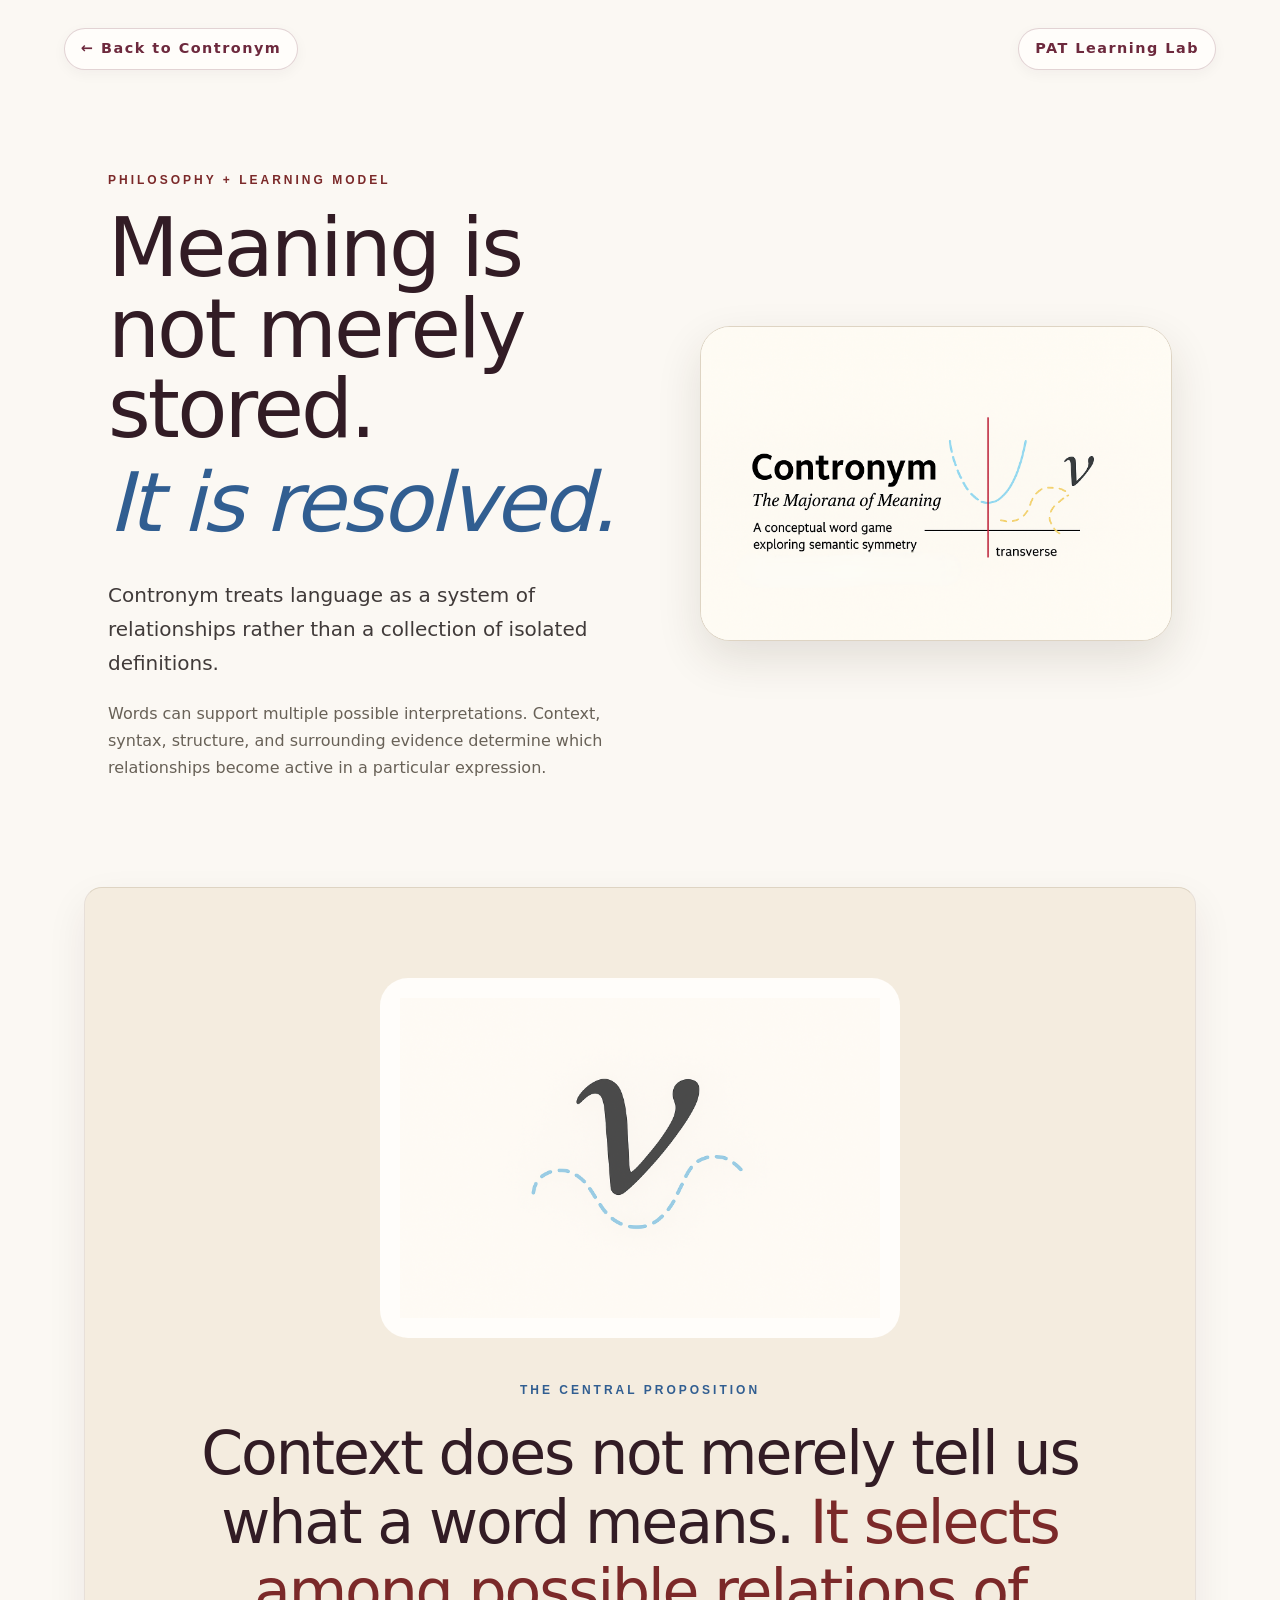
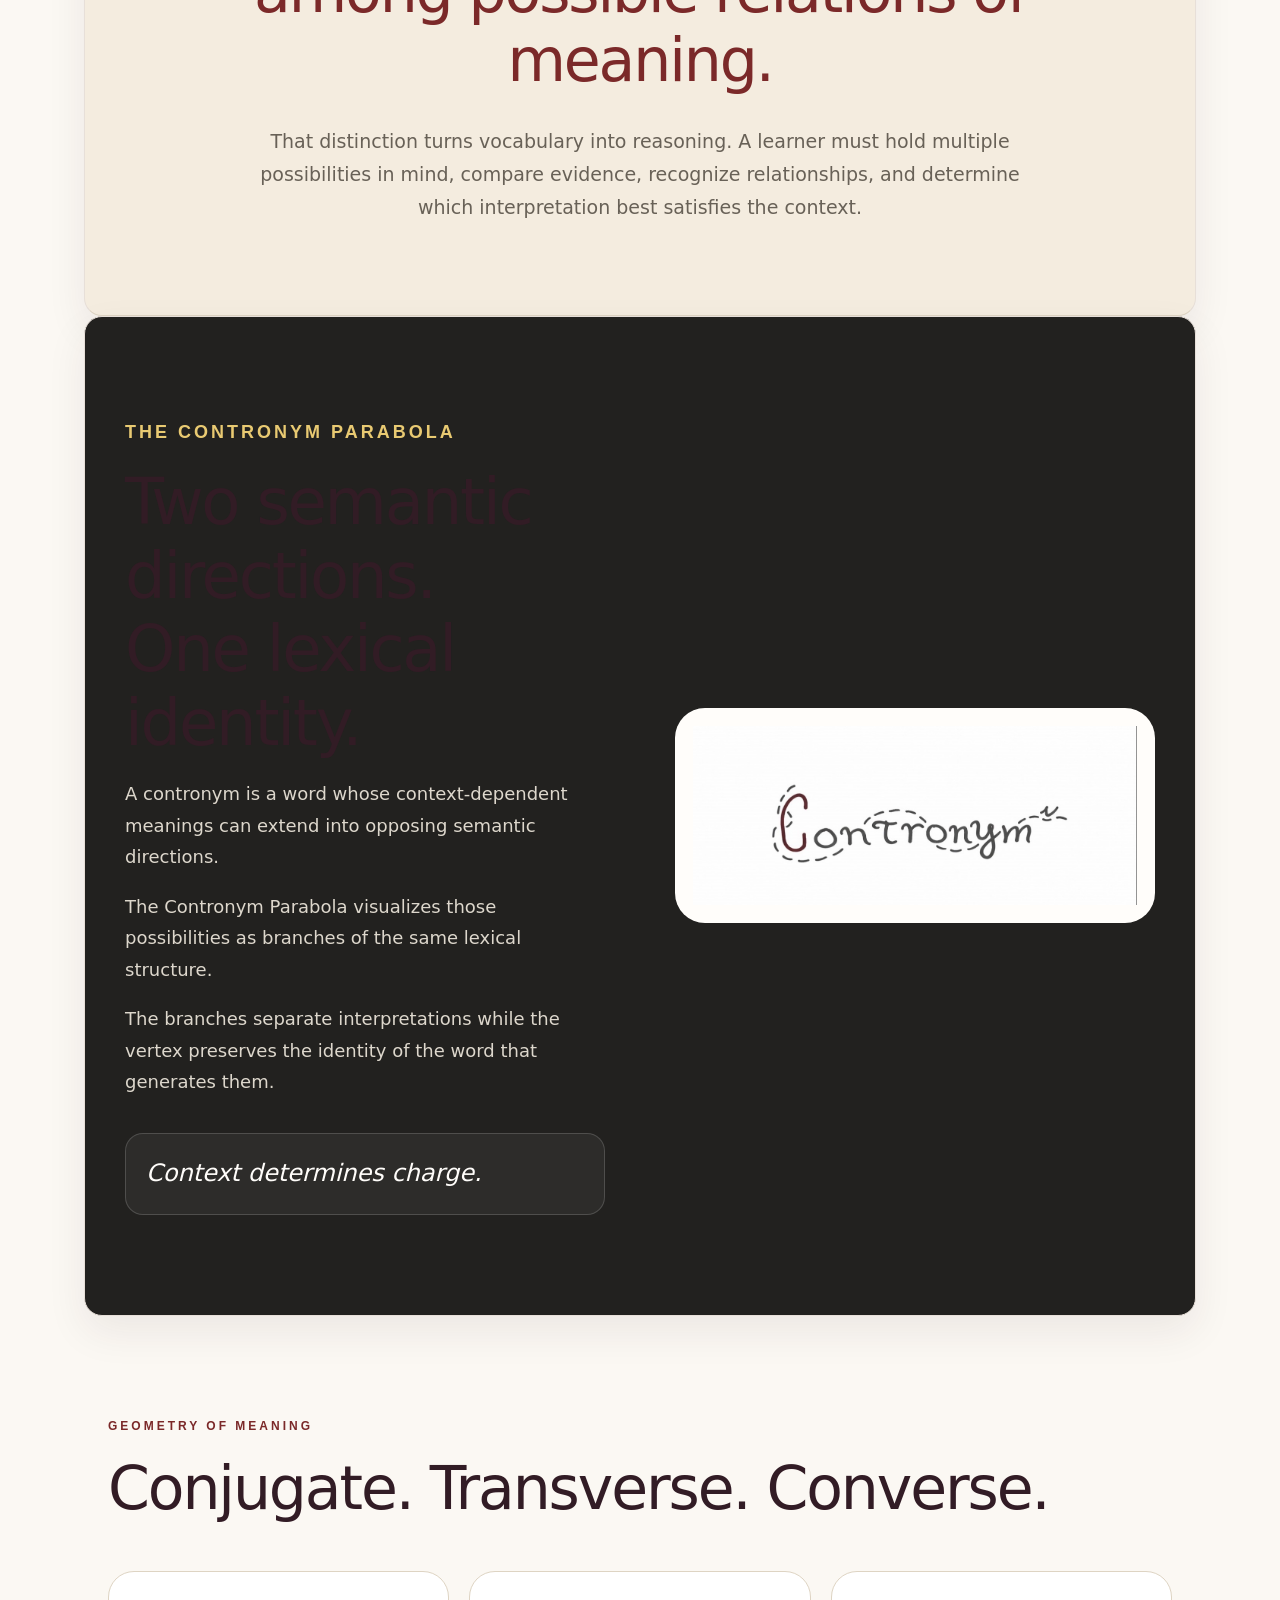
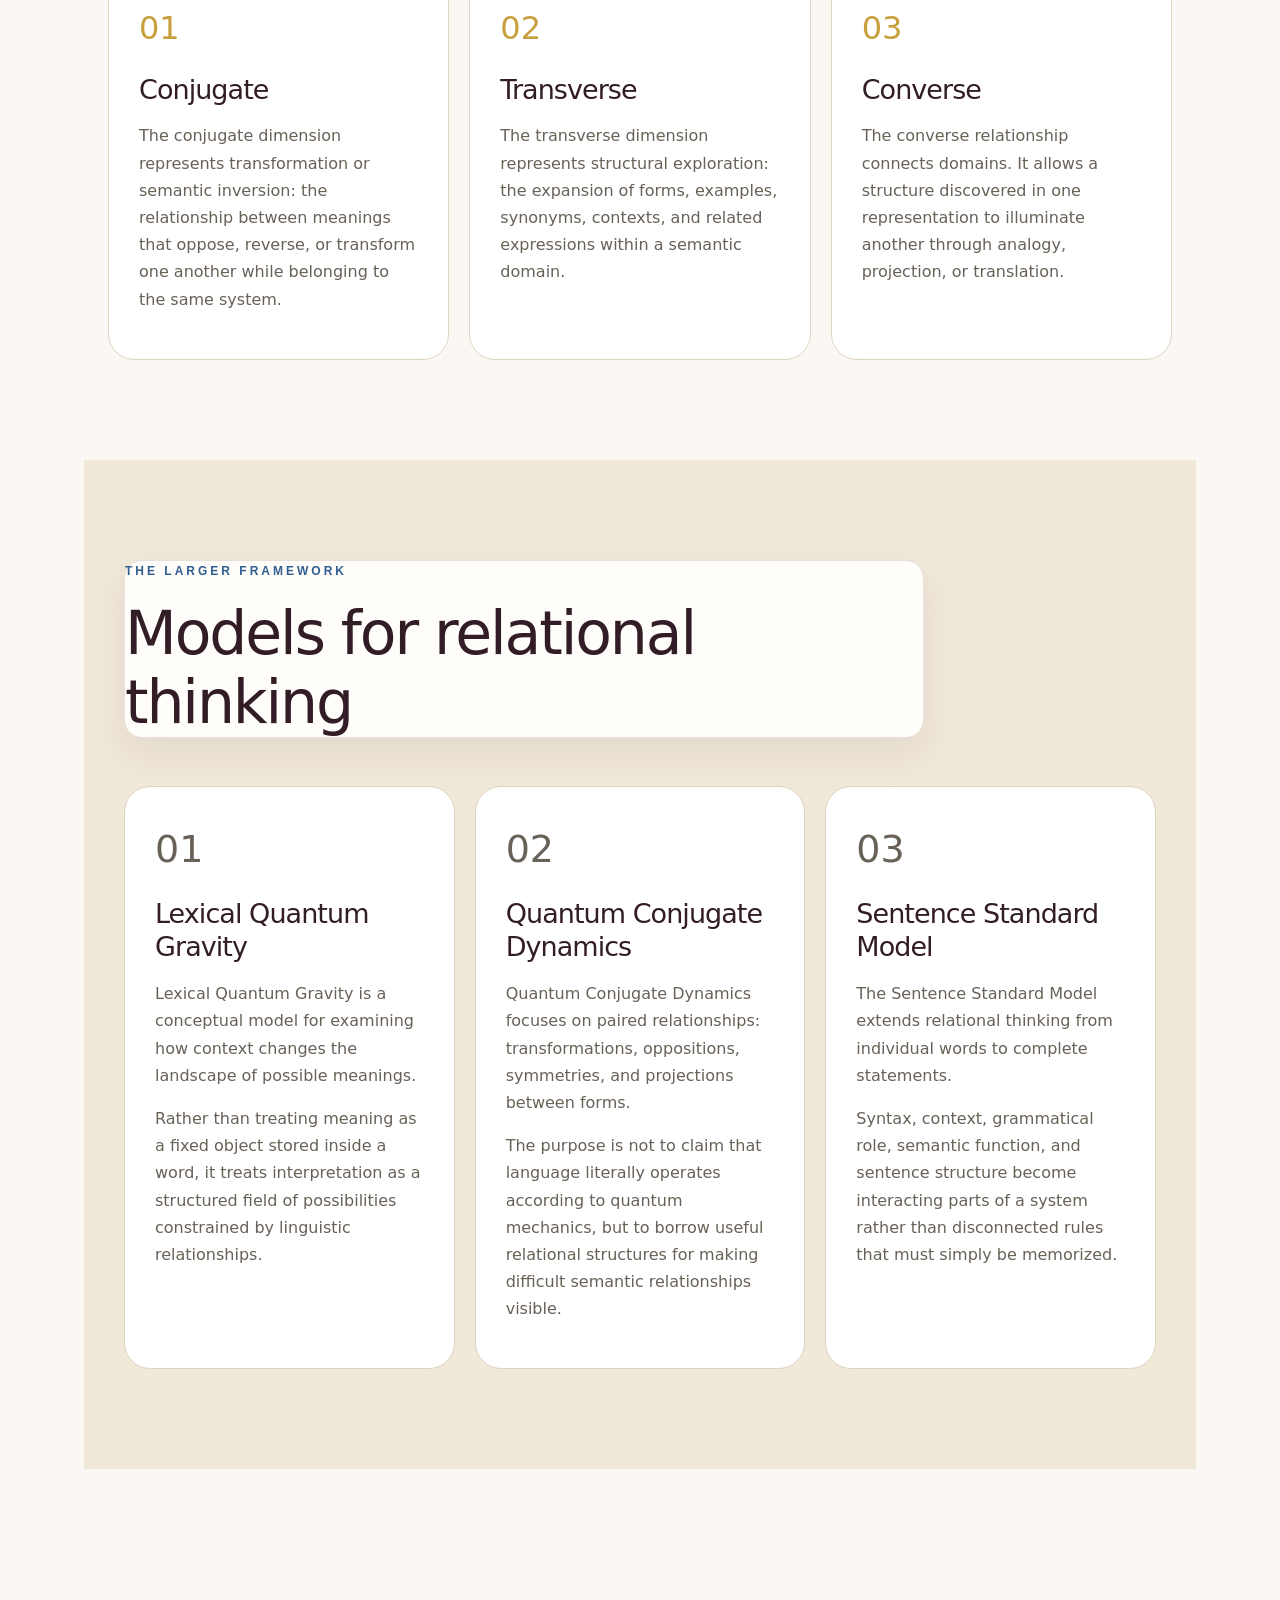
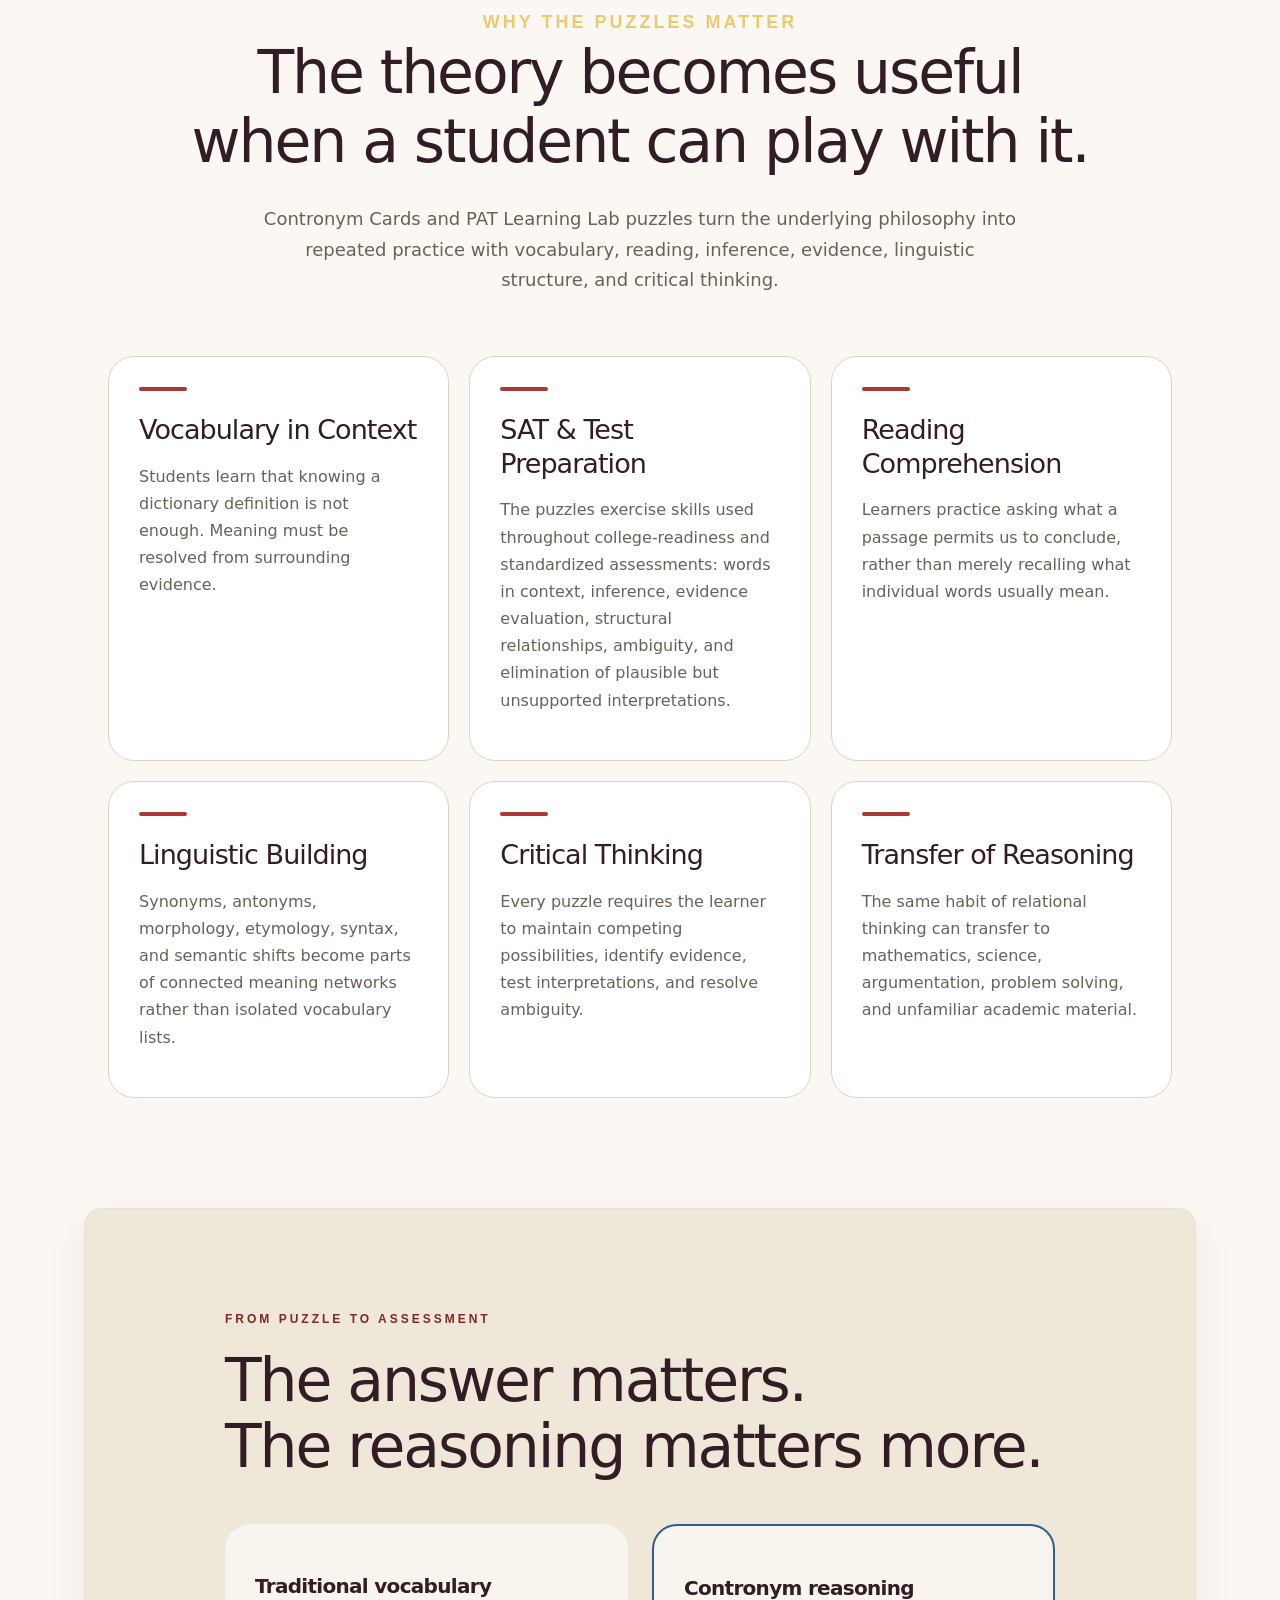
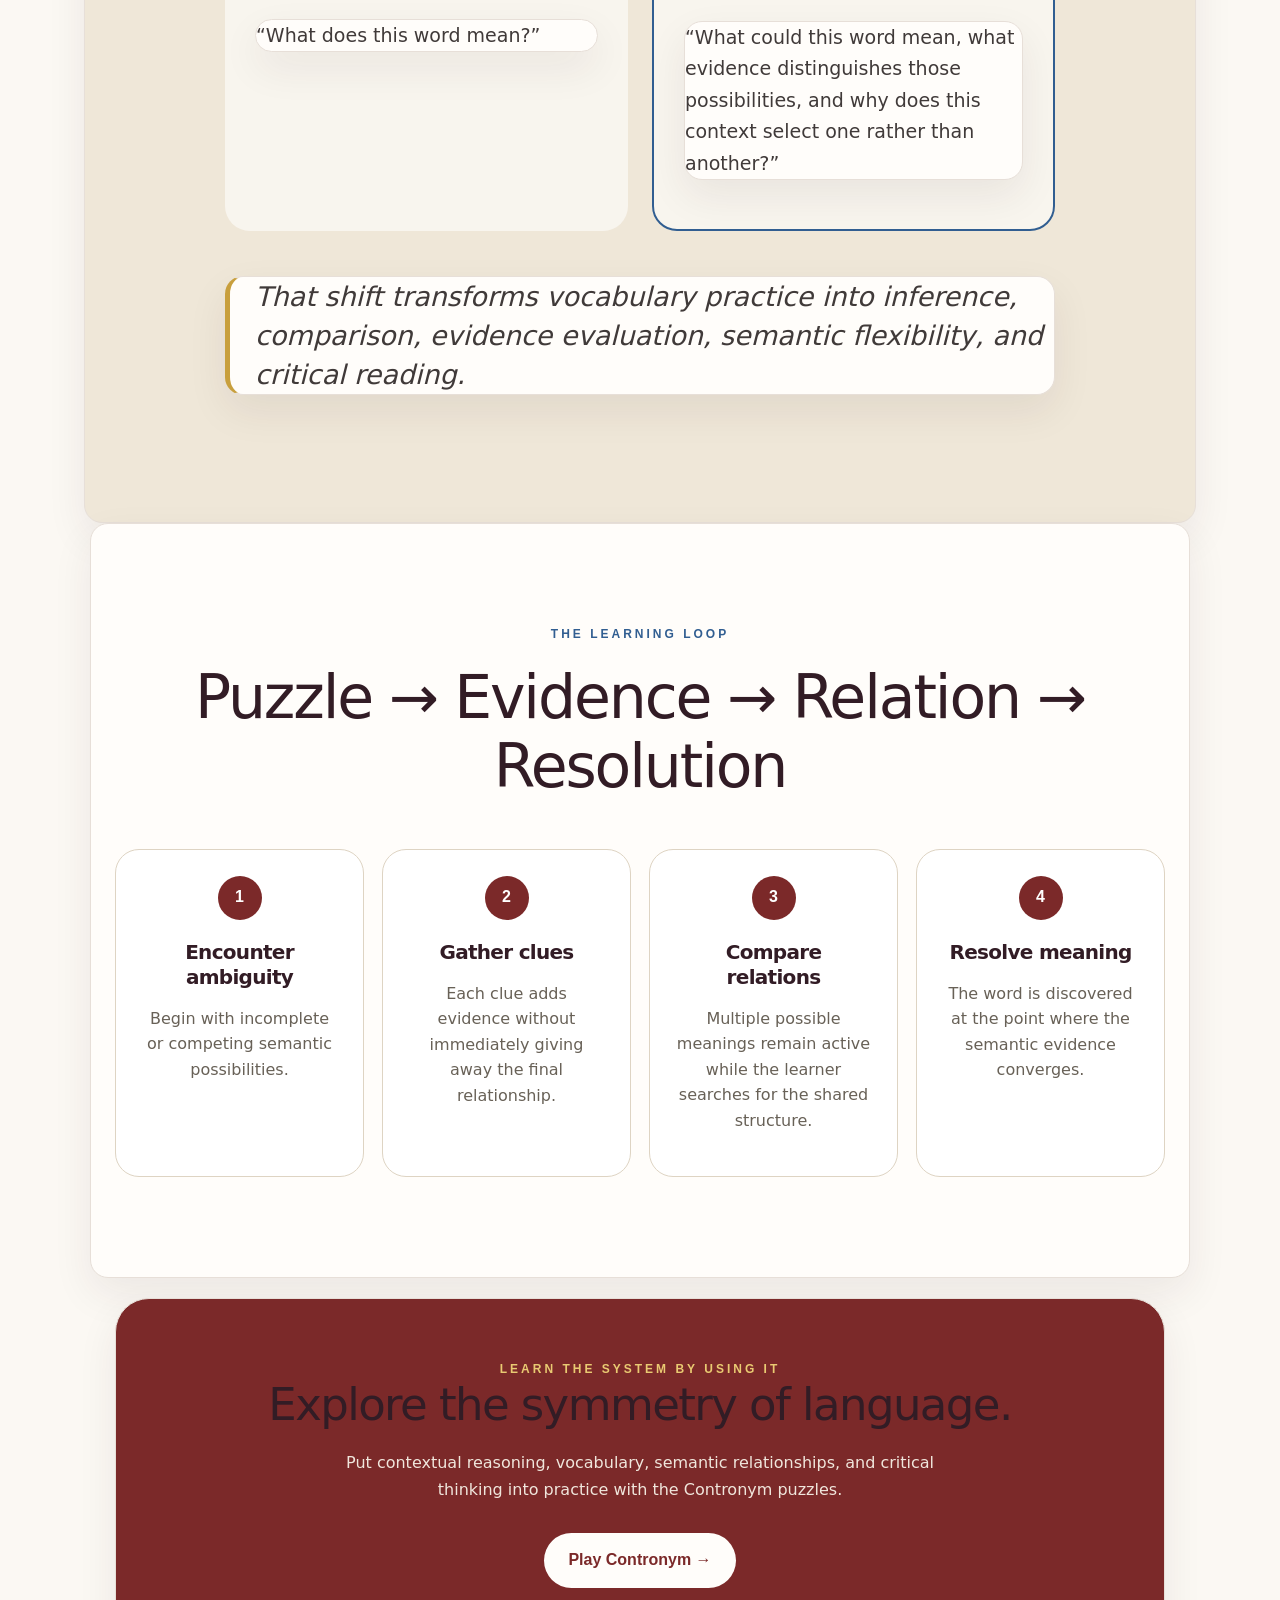
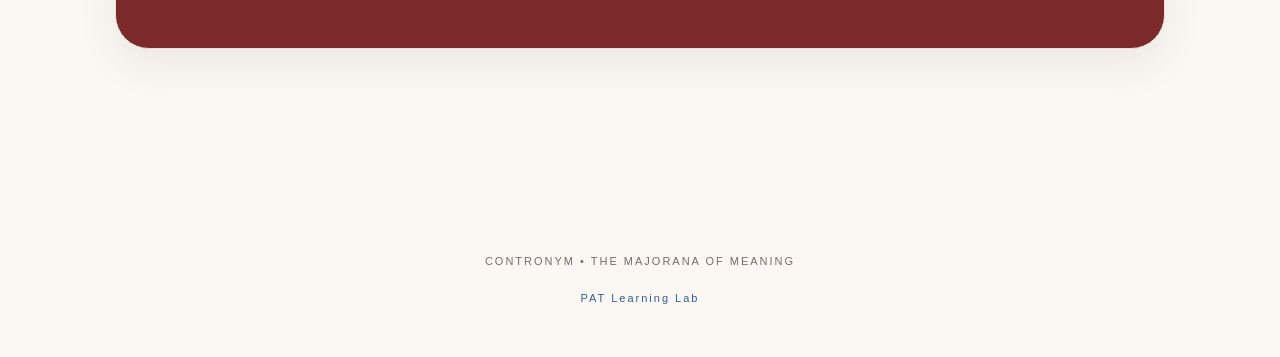
<file: philosophy.html>
<!DOCTYPE html>
<html lang="en">
<head>
  <meta charset="UTF-8">
  <meta name="viewport" content="width=device-width, initial-scale=1.0">

  <title>Contronym Philosophy | PAT Learning Lab</title>

  <meta
    name="description"
    content="The philosophy, educational purpose, and learning framework behind Contronym and the PAT Learning Lab."
  >

  <link rel="stylesheet" href="philosophy.css">
  <link rel="stylesheet" href="pat-professional.css">
</head>

<body>

  <header class="topbar">
    <a href="contronym.html" class="back-link">
      ← Back to Contronym
    </a>

    <a href="index.html" class="lab-link">
      PAT Learning Lab
    </a>
  </header>


  <main>

    <!-- HERO -->
    <section class="hero">

      <div class="hero-copy">

        <p class="eyebrow">
          PHILOSOPHY + LEARNING MODEL
        </p>

        <h1>
          Meaning is not merely stored.
          <span>It is resolved.</span>
        </h1>

        <p class="hero-text">
          Contronym treats language as a system of relationships rather
          than a collection of isolated definitions.
        </p>

        <p class="hero-note">
          Words can support multiple possible interpretations. Context,
          syntax, structure, and surrounding evidence determine which
          relationships become active in a particular expression.
        </p>

      </div>


      <div class="hero-image">
        <img
          src="CGImage.png"
          alt="Contronym — The Majorana of Meaning and semantic symmetry"
        >
      </div>

    </section>


    <!-- CENTRAL IDEA -->
    <section class="central">

      <div class="nu-wrap">
        <img
          src="7499606e-35ff-4bd9-9c54-c157bcc25663.png"
          alt="Nu symbol moving along a conceptual trajectory"
        >
      </div>

      <p class="eyebrow blue">
        THE CENTRAL PROPOSITION
      </p>

      <h2>
        Context does not merely tell us what a word means.
        <span>
          It selects among possible relations of meaning.
        </span>
      </h2>

      <p>
        That distinction turns vocabulary into reasoning.
        A learner must hold multiple possibilities in mind,
        compare evidence, recognize relationships, and determine
        which interpretation best satisfies the context.
      </p>

    </section>


    <!-- CONTRONYM PARABOLA -->
    <section class="theory-section">

      <div class="theory-copy">

        <p class="eyebrow gold">
          THE CONTRONYM PARABOLA
        </p>

        <h2>
          Two semantic directions.
          <br>
          One lexical identity.
        </h2>

        <p>
          A contronym is a word whose context-dependent meanings can
          extend into opposing semantic directions.
        </p>

        <p>
          The Contronym Parabola visualizes those possibilities as
          branches of the same lexical structure.
        </p>

        <p>
          The branches separate interpretations while the vertex preserves
          the identity of the word that generates them.
        </p>

        <blockquote>
          Context determines charge.
        </blockquote>

      </div>


      <div class="theory-image">
        <img
          src="7552BF9D-DA64-45A2-A63B-32BE687D0041.jpeg"
          alt="Contronym wordmark and semantic trajectory"
        >
      </div>

    </section>


    <!-- AXES -->
    <section class="axes">

      <p class="eyebrow">
        GEOMETRY OF MEANING
      </p>

      <h2>
        Conjugate. Transverse. Converse.
      </h2>


      <div class="axis-grid">

        <article>
          <span>01</span>

          <h3>
            Conjugate
          </h3>

          <p>
            The conjugate dimension represents transformation or
            semantic inversion: the relationship between meanings that
            oppose, reverse, or transform one another while belonging
            to the same system.
          </p>
        </article>


        <article>
          <span>02</span>

          <h3>
            Transverse
          </h3>

          <p>
            The transverse dimension represents structural exploration:
            the expansion of forms, examples, synonyms, contexts, and
            related expressions within a semantic domain.
          </p>
        </article>


        <article>
          <span>03</span>

          <h3>
            Converse
          </h3>

          <p>
            The converse relationship connects domains. It allows a
            structure discovered in one representation to illuminate
            another through analogy, projection, or translation.
          </p>
        </article>

      </div>

    </section>


    <!-- CONCEPTUAL MODELS -->
    <section class="models">

      <div class="section-heading">

        <p class="eyebrow blue">
          THE LARGER FRAMEWORK
        </p>

        <h2>
          Models for relational thinking
        </h2>

      </div>


      <div class="model-grid">

        <article class="model-card">

          <p class="model-number">
            01
          </p>

          <h3>
            Lexical Quantum Gravity
          </h3>

          <p>
            Lexical Quantum Gravity is a conceptual model for examining
            how context changes the landscape of possible meanings.
          </p>

          <p>
            Rather than treating meaning as a fixed object stored inside
            a word, it treats interpretation as a structured field of
            possibilities constrained by linguistic relationships.
          </p>

        </article>


        <article class="model-card">

          <p class="model-number">
            02
          </p>

          <h3>
            Quantum Conjugate Dynamics
          </h3>

          <p>
            Quantum Conjugate Dynamics focuses on paired relationships:
            transformations, oppositions, symmetries, and projections
            between forms.
          </p>

          <p>
            The purpose is not to claim that language literally operates
            according to quantum mechanics, but to borrow useful relational
            structures for making difficult semantic relationships visible.
          </p>

        </article>


        <article class="model-card">

          <p class="model-number">
            03
          </p>

          <h3>
            Sentence Standard Model
          </h3>

          <p>
            The Sentence Standard Model extends relational thinking from
            individual words to complete statements.
          </p>

          <p>
            Syntax, context, grammatical role, semantic function, and
            sentence structure become interacting parts of a system rather
            than disconnected rules that must simply be memorized.
          </p>

        </article>

      </div>

    </section>


    <!-- EDUCATION -->
    <section class="education">

      <div class="education-heading">

        <p class="eyebrow gold">
          WHY THE PUZZLES MATTER
        </p>

        <h2>
          The theory becomes useful when a student can play with it.
        </h2>

        <p>
          Contronym Cards and PAT Learning Lab puzzles turn the underlying
          philosophy into repeated practice with vocabulary, reading,
          inference, evidence, linguistic structure, and critical thinking.
        </p>

      </div>


      <div class="education-grid">

        <article>

          <h3>
            Vocabulary in Context
          </h3>

          <p>
            Students learn that knowing a dictionary definition is not
            enough. Meaning must be resolved from surrounding evidence.
          </p>

        </article>


        <article>

          <h3>
            SAT & Test Preparation
          </h3>

          <p>
            The puzzles exercise skills used throughout college-readiness
            and standardized assessments: words in context, inference,
            evidence evaluation, structural relationships, ambiguity,
            and elimination of plausible but unsupported interpretations.
          </p>

        </article>


        <article>

          <h3>
            Reading Comprehension
          </h3>

          <p>
            Learners practice asking what a passage permits us to conclude,
            rather than merely recalling what individual words usually mean.
          </p>

        </article>


        <article>

          <h3>
            Linguistic Building
          </h3>

          <p>
            Synonyms, antonyms, morphology, etymology, syntax, and semantic
            shifts become parts of connected meaning networks rather than
            isolated vocabulary lists.
          </p>

        </article>


        <article>

          <h3>
            Critical Thinking
          </h3>

          <p>
            Every puzzle requires the learner to maintain competing
            possibilities, identify evidence, test interpretations,
            and resolve ambiguity.
          </p>

        </article>


        <article>

          <h3>
            Transfer of Reasoning
          </h3>

          <p>
            The same habit of relational thinking can transfer to
            mathematics, science, argumentation, problem solving,
            and unfamiliar academic material.
          </p>

        </article>

      </div>

    </section>


    <!-- TESTING EXAMPLE -->
    <section class="assessment">

      <p class="eyebrow">
        FROM PUZZLE TO ASSESSMENT
      </p>

      <h2>
        The answer matters.
        <br>
        The reasoning matters more.
      </h2>


      <div class="assessment-grid">

        <article>

          <h3>
            Traditional vocabulary
          </h3>

          <p class="question">
            “What does this word mean?”
          </p>

        </article>


        <article class="contronym-question">

          <h3>
            Contronym reasoning
          </h3>

          <p class="question">
            “What could this word mean, what evidence distinguishes
            those possibilities, and why does this context select one
            rather than another?”
          </p>

        </article>

      </div>


      <p class="assessment-callout">
        That shift transforms vocabulary practice into inference,
        comparison, evidence evaluation, semantic flexibility,
        and critical reading.
      </p>

    </section>


    <!-- LEARNING LOOP -->
    <section class="learning">

      <p class="eyebrow blue">
        THE LEARNING LOOP
      </p>

      <h2>
        Puzzle → Evidence → Relation → Resolution
      </h2>


      <div class="learning-grid">

        <article>

          <span>1</span>

          <h3>
            Encounter ambiguity
          </h3>

          <p>
            Begin with incomplete or competing semantic possibilities.
          </p>

        </article>


        <article>

          <span>2</span>

          <h3>
            Gather clues
          </h3>

          <p>
            Each clue adds evidence without immediately giving away
            the final relationship.
          </p>

        </article>


        <article>

          <span>3</span>

          <h3>
            Compare relations
          </h3>

          <p>
            Multiple possible meanings remain active while the learner
            searches for the shared structure.
          </p>

        </article>


        <article>

          <span>4</span>

          <h3>
            Resolve meaning
          </h3>

          <p>
            The word is discovered at the point where the semantic
            evidence converges.
          </p>

        </article>

      </div>

    </section>


    <!-- CTA -->
    <section class="cta">

      <p class="eyebrow gold">
        LEARN THE SYSTEM BY USING IT
      </p>

      <h2>
        Explore the symmetry of language.
      </h2>

      <p>
        Put contextual reasoning, vocabulary, semantic relationships,
        and critical thinking into practice with the Contronym puzzles.
      </p>

      <a href="contronym.html">
        Play Contronym →
      </a>

    </section>

  </main>


  <footer>

    <p>
      CONTRONYM • THE MAJORANA OF MEANING
    </p>

    <a href="index.html">
      PAT Learning Lab
    </a>

  </footer>


  <script src="philosophy.js"></script>

</body>
</html>
</file>
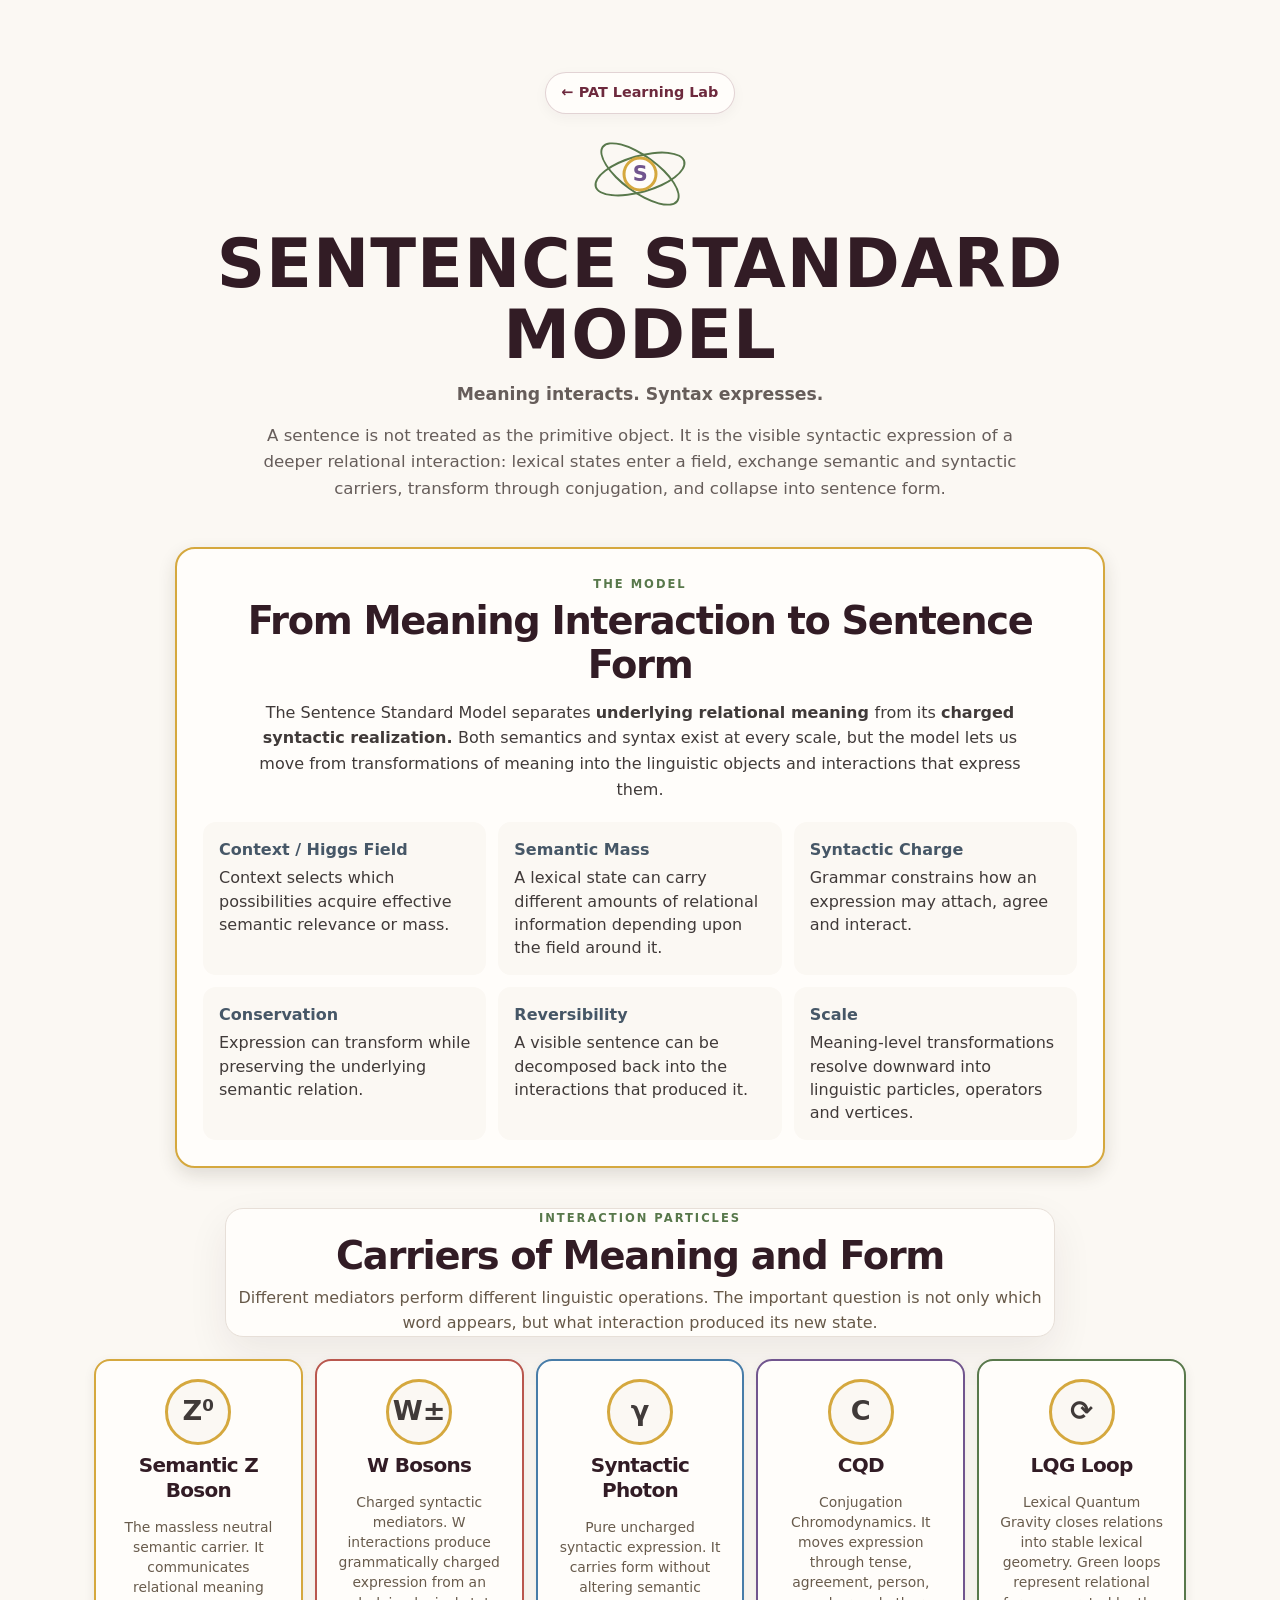
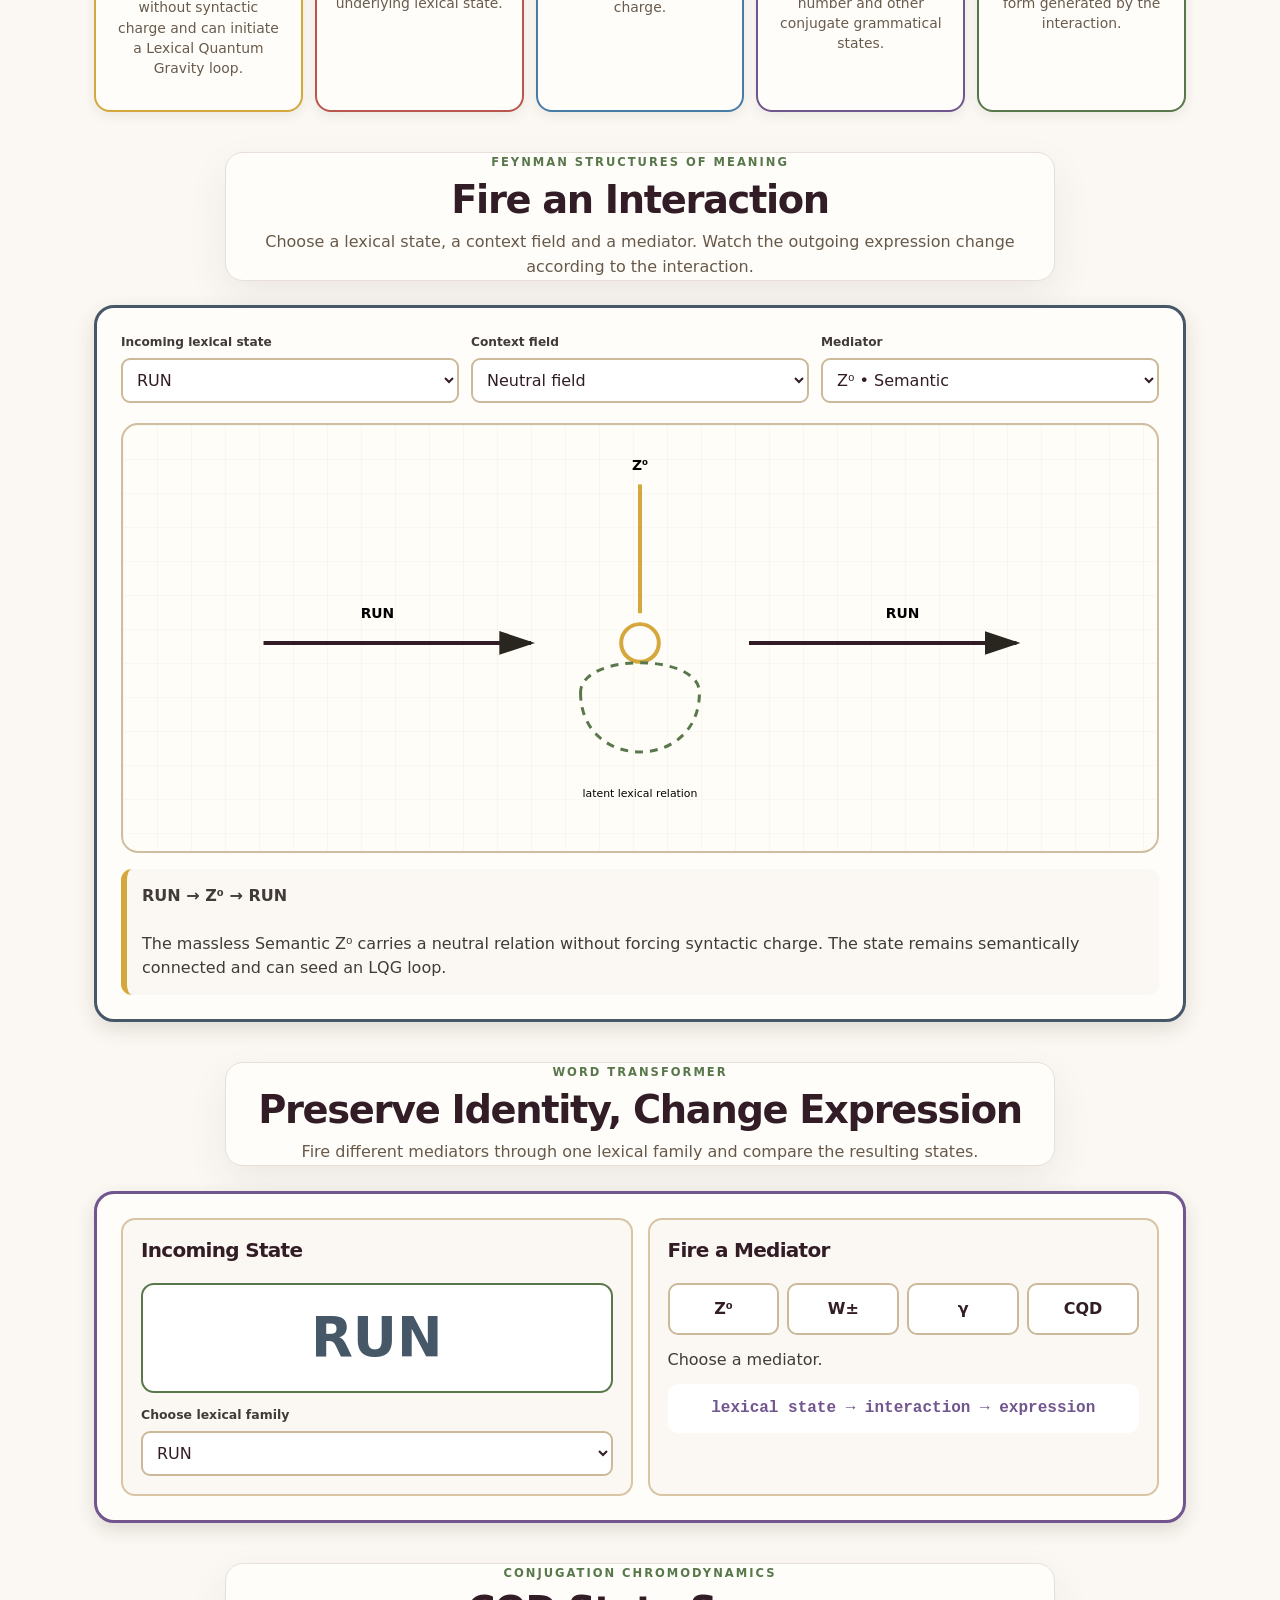
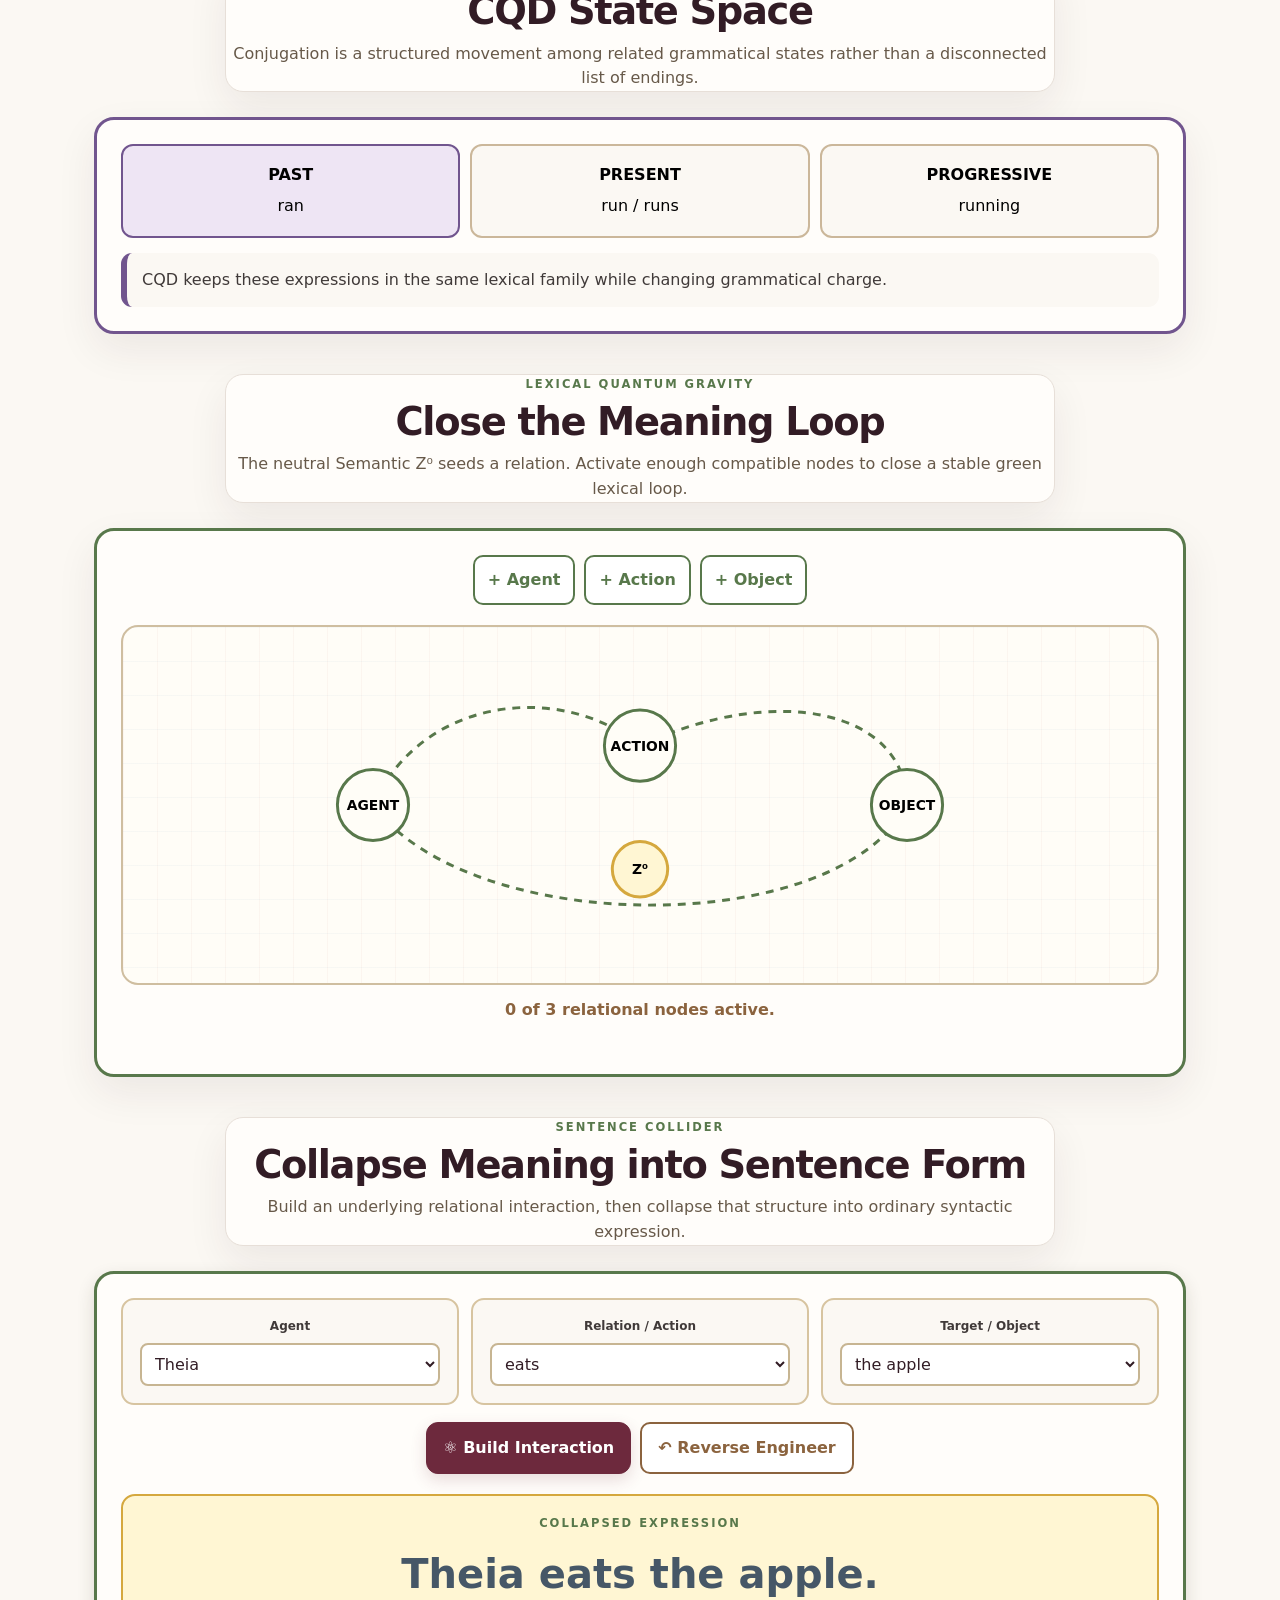
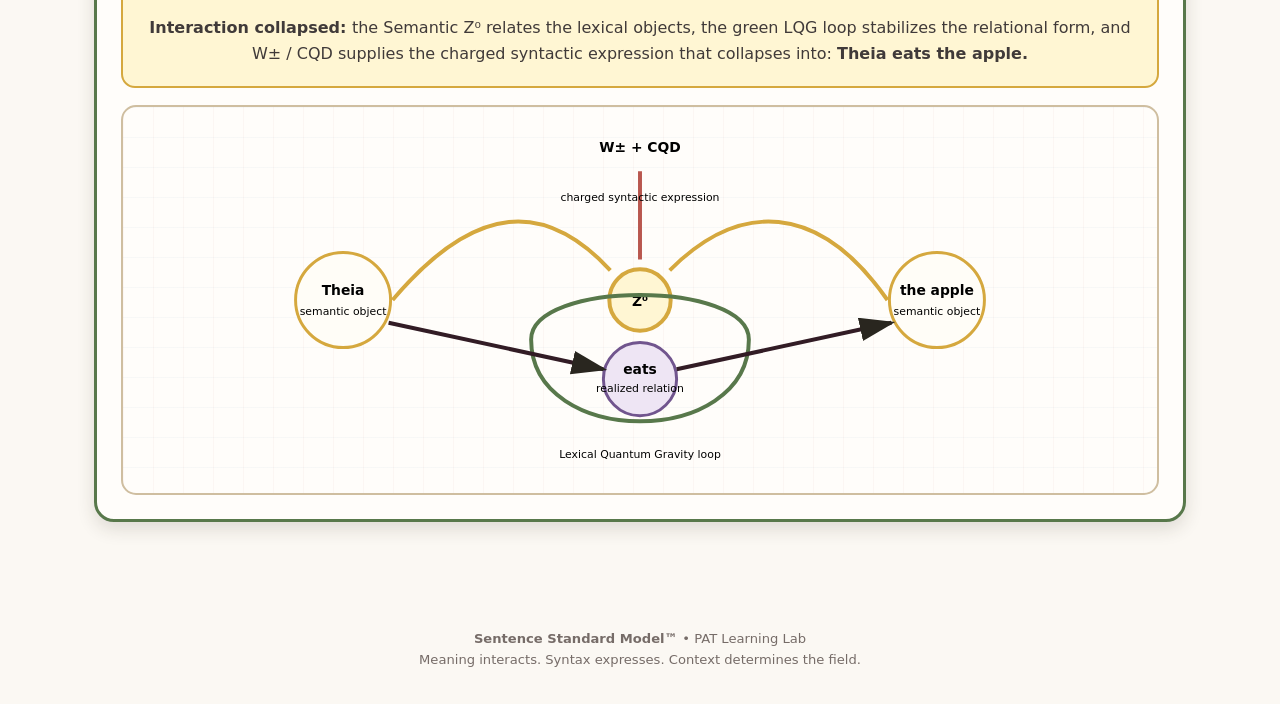
<file: sentencestandardmodel.html>
<!DOCTYPE html>
<html lang="en">

<head>

<meta charset="UTF-8">

<meta
  name="viewport"
  content="width=device-width, initial-scale=1.0"
>

<title>Sentence Standard Model | PAT Learning Lab</title>


<!-- =====================================================
     GOOGLE ANALYTICS
====================================================== -->

<script
  async
  src="https://www.googletagmanager.com/gtag/js?id=G-QCEPJP202V"
></script>

<script>

window.dataLayer =
  window.dataLayer || [];

function gtag() {
  dataLayer.push(arguments);
}

gtag(
  "js",
  new Date()
);

gtag(
  "config",
  "G-QCEPJP202V"
);

</script>



<style>

:root {

  --cream:
    #fff8e8;

  --paper:
    #fffdf7;

  --ink:
    #29261f;

  --green:
    #58784b;

  --green-light:
    #e2ecdb;

  --gold:
    #d5a83e;

  --gold-light:
    #f6e9b8;

  --brown:
    #8b633e;

  --red:
    #b9574e;

  --red-light:
    #f3dedd;

  --blue:
    #477ca8;

  --blue-light:
    #dceaf4;

  --purple:
    #71558e;

  --purple-light:
    #eee5f4;

  --slate:
    #465767;

  --shadow:
    rgba(
      52,
      43,
      29,
      .14
    );

}



/* =====================================================
   GLOBAL
====================================================== */

* {
  box-sizing:
    border-box;
}


html {
  scroll-behavior:
    smooth;
}


body {

  margin:
    0;

  background:
    var(--cream);

  color:
    var(--ink);

  font-family:
    Georgia,
    "Times New Roman",
    serif;

}


button,
input,
select,
textarea {

  font:
    inherit;

}


button {

  cursor:
    pointer;

  -webkit-tap-highlight-color:
    transparent;

}



/* =====================================================
   HEADER
====================================================== */

header {

  padding:
    28px
    20px
    28px;

  text-align:
    center;

}


.lab-link {

  display:
    inline-block;

  margin-bottom:
    18px;

  padding:
    8px
    13px;

  border:
    2px
    solid
    var(--brown);

  border-radius:
    10px;

  background:
    var(--paper);

  color:
    var(--brown);

  font-weight:
    bold;

  text-decoration:
    none;

}


/* SMALL MODEL MARK */

.ssm-mark {

  position:
    relative;

  width:
    112px;

  height:
    70px;

  margin:
    3px
    auto
    20px;

}


.ssm-ring {

  position:
    absolute;

  left:
    50%;

  top:
    50%;

  width:
    94px;

  height:
    38px;

  transform:
    translate(
      -50%,
      -50%
    )
    rotate(
      -16deg
    );

  border:
    2px
    solid
    var(--green);

  border-radius:
    50%;

}


.ssm-ring.second {

  transform:
    translate(
      -50%,
      -50%
    )
    rotate(
      36deg
    );

}


.ssm-core {

  position:
    absolute;

  z-index:
    3;

  left:
    50%;

  top:
    50%;

  width:
    35px;

  height:
    35px;

  display:
    flex;

  align-items:
    center;

  justify-content:
    center;

  transform:
    translate(
      -50%,
      -50%
    );

  border:
    3px
    solid
    var(--gold);

  border-radius:
    50%;

  background:
    var(--paper);

  color:
    var(--purple);

  font-size:
    1.3rem;

  font-weight:
    bold;

}


header h1 {

  position:
    relative;

  z-index:
    5;

  margin:
    7px
    0
    5px;

  font-size:
    clamp(
      2rem,
      8vw,
      4.2rem
    );

  line-height:
    1.05;

  letter-spacing:
    1px;

}


.tagline {

  margin-top:
    10px;

  color:
    var(--slate);

  font-weight:
    bold;

}


.header-copy {

  max-width:
    800px;

  margin:
    17px
    auto
    0;

  color:
    #655849;

  line-height:
    1.6;

}



/* =====================================================
   MAIN
====================================================== */

main {

  width:
    min(
      1140px,
      94%
    );

  margin:
    auto;

  padding-bottom:
    75px;

}


.section-heading {

  max-width:
    830px;

  margin:
    40px
    auto
    22px;

  text-align:
    center;

}


.section-heading h2 {

  margin:
    6px
    0
    8px;

}


.section-heading p {

  margin:
    auto;

  color:
    #675949;

  line-height:
    1.55;

}


.kicker {

  color:
    var(--green);

  font-size:
    .72rem;

  font-weight:
    bold;

  letter-spacing:
    2px;

  text-transform:
    uppercase;

}



/* =====================================================
   PRINCIPLE CARD
====================================================== */

.principle-card {

  max-width:
    930px;

  margin:
    10px
    auto
    35px;

  padding:
    26px;

  border:
    2px
    solid
    var(--gold);

  border-radius:
    20px;

  background:
    var(--paper);

  box-shadow:
    0
    7px
    18px
    var(--shadow);

}


.principle-card h2 {

  margin:
    5px
    0
    13px;

  text-align:
    center;

}


.principle-lead {

  max-width:
    780px;

  margin:
    0
    auto
    20px;

  line-height:
    1.6;

  text-align:
    center;

}


.principle-grid {

  display:
    grid;

  grid-template-columns:
    repeat(
      auto-fit,
      minmax(
        220px,
        1fr
      )
    );

  gap:
    12px;

}


.principle {

  padding:
    16px;

  border-radius:
    13px;

  background:
    var(--cream);

  line-height:
    1.45;

}


.principle strong {

  display:
    block;

  margin-bottom:
    5px;

  color:
    var(--slate);

}



/* =====================================================
   PARTICLE CARDS
====================================================== */

.particle-grid {

  display:
    grid;

  grid-template-columns:
    repeat(
      auto-fit,
      minmax(
        195px,
        1fr
      )
    );

  gap:
    12px;

}


.particle-card {

  min-height:
    220px;

  padding:
    18px;

  border:
    2px
    solid
    #d6c3a1;

  border-radius:
    16px;

  background:
    var(--paper);

  box-shadow:
    0
    4px
    12px
    rgba(
      52,
      43,
      29,
      .08
    );

  text-align:
    center;

}


.particle-symbol {

  width:
    66px;

  height:
    66px;

  margin:
    0
    auto
    8px;

  display:
    flex;

  align-items:
    center;

  justify-content:
    center;

  border:
    3px
    solid
    var(--gold);

  border-radius:
    50%;

  background:
    var(--cream);

  font-size:
    1.7rem;

  font-weight:
    bold;

}


.particle-card h3 {

  margin:
    7px
    0;

}


.particle-card p {

  color:
    #685b4c;

  font-size:
    .87rem;

  line-height:
    1.45;

}


.particle-card.z {
  border-color: var(--gold);
}


.particle-card.w {
  border-color: var(--red);
}


.particle-card.gamma {
  border-color: var(--blue);
}


.particle-card.cqd {
  border-color: var(--purple);
}


.particle-card.lqg {
  border-color: var(--green);
}



/* =====================================================
   INTERACTION LAB
====================================================== */

.interaction-shell {

  margin-top:
    24px;

  padding:
    24px;

  border:
    3px
    solid
    var(--slate);

  border-radius:
    20px;

  background:
    var(--paper);

  box-shadow:
    0
    7px
    20px
    var(--shadow);

}


.interaction-controls {

  display:
    grid;

  grid-template-columns:
    repeat(
      3,
      minmax(
        0,
        1fr
      )
    );

  gap:
    12px;

}


.control-group {

  display:
    flex;

  flex-direction:
    column;

  gap:
    6px;

}


.control-group label {

  font-size:
    .76rem;

  font-weight:
    bold;

}


.control-group select {

  padding:
    10px;

  border:
    2px
    solid
    #cbb99a;

  border-radius:
    9px;

  background:
    white;

}


.interaction-board {

  position:
    relative;

  width:
    100%;

  min-height:
    430px;

  margin-top:
    20px;

  overflow:
    hidden;

  border:
    2px
    solid
    #cfbea0;

  border-radius:
    17px;

  background:

    linear-gradient(
      rgba(
        71,
        124,
        168,
        .045
      )
      1px,
      transparent
      1px
    ),

    linear-gradient(
      90deg,
      rgba(
        185,
        87,
        78,
        .045
      )
      1px,
      transparent
      1px
    ),

    #fffdf7;

  background-size:
    34px
    34px;

}


.interaction-svg {

  position:
    absolute;

  inset:
    0;

  display:
    block;

  width:
    100%;

  height:
    100%;

}


.fermion-line {

  fill:
    none;

  stroke:
    var(--ink);

  stroke-width:
    4;

}


.semantic-line {

  fill:
    none;

  stroke:
    var(--gold);

  stroke-width:
    4;

}


.syntax-line {

  fill:
    none;

  stroke:
    var(--blue);

  stroke-width:
    4;

}


.w-line {

  fill:
    none;

  stroke:
    var(--red);

  stroke-width:
    4;

}


.cqd-line {

  fill:
    none;

  stroke:
    var(--purple);

  stroke-width:
    4;

}


.loop-line {

  fill:
    none;

  stroke:
    var(--green);

  stroke-width:
    4;

}


.loop-dashed {

  fill:
    none;

  stroke:
    var(--green);

  stroke-width:
    3;

  stroke-dasharray:
    8
    7;

}


.vertex {

  fill:
    var(--paper);

  stroke:
    var(--gold);

  stroke-width:
    4;

}


.diagram-label {

  font-size:
    14px;

  font-weight:
    bold;

  text-anchor:
    middle;

}


.diagram-small {

  font-size:
    11px;

  text-anchor:
    middle;

}


.interaction-description {

  margin-top:
    16px;

  padding:
    15px;

  border-left:
    6px
    solid
    var(--gold);

  border-radius:
    11px;

  background:
    var(--cream);

  line-height:
    1.5;

}



/* =====================================================
   WORD TRANSFORMER
====================================================== */

.transformer-shell {

  margin-top:
    25px;

  padding:
    24px;

  border:
    3px
    solid
    var(--purple);

  border-radius:
    20px;

  background:
    var(--paper);

  box-shadow:
    0
    7px
    18px
    var(--shadow);

}


.transformer-grid {

  display:
    grid;

  grid-template-columns:
    1fr
    1fr;

  gap:
    15px;

}


.transformer-panel {

  padding:
    18px;

  border:
    2px
    solid
    #d7c5a3;

  border-radius:
    14px;

  background:
    var(--cream);

}


.transformer-panel h3 {

  margin-top:
    0;

}


.word-state {

  min-height:
    110px;

  display:
    flex;

  align-items:
    center;

  justify-content:
    center;

  border:
    2px
    solid
    var(--green);

  border-radius:
    13px;

  background:
    white;

  color:
    var(--slate);

  font-size:
    clamp(
      2rem,
      7vw,
      3.4rem
    );

  font-weight:
    bold;

}


.mediator-buttons {

  display:
    grid;

  grid-template-columns:
    repeat(
      4,
      1fr
    );

  gap:
    8px;

  margin-top:
    12px;

}


.mediator-button {

  padding:
    11px
    8px;

  border:
    2px
    solid
    #cbb99a;

  border-radius:
    10px;

  background:
    white;

  color:
    var(--ink);

  font-weight:
    bold;

}


.mediator-button.active {

  border-color:
    var(--gold);

  background:
    var(--gold-light);

}


.transform-result {

  margin-top:
    13px;

  line-height:
    1.5;

}


.transform-equation {

  margin-top:
    12px;

  padding:
    11px;

  border-radius:
    10px;

  background:
    white;

  color:
    var(--purple);

  font-family:
    "Courier New",
    monospace;

  font-weight:
    bold;

  text-align:
    center;

}



/* =====================================================
   CQD
====================================================== */

.cqd-shell {

  margin-top:
    25px;

  padding:
    24px;

  border:
    3px
    solid
    var(--purple);

  border-radius:
    20px;

  background:
    var(--paper);

}


.cqd-row {

  display:
    grid;

  grid-template-columns:
    repeat(
      3,
      1fr
    );

  gap:
    10px;

}


.cqd-state {

  padding:
    16px;

  border:
    2px
    solid
    #cbb79a;

  border-radius:
    12px;

  background:
    var(--cream);

  text-align:
    center;

}


.cqd-state.active {

  border-color:
    var(--purple);

  background:
    var(--purple-light);

}


.cqd-state strong {

  display:
    block;

  margin-bottom:
    5px;

}


.cqd-output {

  margin-top:
    15px;

  padding:
    15px;

  border-left:
    6px
    solid
    var(--purple);

  border-radius:
    11px;

  background:
    var(--cream);

  line-height:
    1.5;

}



/* =====================================================
   LQG
====================================================== */

.lqg-shell {

  margin-top:
    25px;

  padding:
    24px;

  border:
    3px
    solid
    var(--green);

  border-radius:
    20px;

  background:
    var(--paper);

}


.loop-controls {

  display:
    flex;

  justify-content:
    center;

  gap:
    9px;

  flex-wrap:
    wrap;

  margin-bottom:
    15px;

}


.loop-button {

  padding:
    10px
    13px;

  border:
    2px
    solid
    var(--green);

  border-radius:
    10px;

  background:
    white;

  color:
    var(--green);

  font-weight:
    bold;

}


.loop-button.active {

  background:
    var(--green-light);

}


.loop-status {

  min-height:
    52px;

  margin-top:
    13px;

  color:
    var(--brown);

  font-weight:
    bold;

  line-height:
    1.45;

  text-align:
    center;

}



/* =====================================================
   SENTENCE COLLIDER
====================================================== */

.collider-shell {

  margin-top:
    25px;

  padding:
    24px;

  border:
    3px
    solid
    var(--green);

  border-radius:
    20px;

  background:
    var(--paper);

  box-shadow:
    0
    7px
    18px
    var(--shadow);

}


.collider-builder {

  display:
    grid;

  grid-template-columns:
    repeat(
      3,
      1fr
    );

  gap:
    12px;

}


.collider-slot {

  padding:
    17px;

  border:
    2px
    solid
    #d7c4a0;

  border-radius:
    13px;

  background:
    var(--cream);

  text-align:
    center;

}


.collider-slot label {

  display:
    block;

  margin-bottom:
    6px;

  font-size:
    .75rem;

  font-weight:
    bold;

}


.collider-slot select {

  width:
    100%;

  padding:
    9px;

  border:
    2px
    solid
    #c7b592;

  border-radius:
    8px;

  background:
    white;

}


.collider-actions {

  display:
    flex;

  justify-content:
    center;

  gap:
    9px;

  flex-wrap:
    wrap;

  margin-top:
    17px;

}


.primary-button,
.secondary-button {

  padding:
    11px
    16px;

  border-radius:
    10px;

  font-weight:
    bold;

}


.primary-button {

  border:
    2px
    solid
    var(--green);

  background:
    var(--green);

  color:
    white;

}


.secondary-button {

  border:
    2px
    solid
    var(--brown);

  background:
    white;

  color:
    var(--brown);

}


.sentence-output {

  margin-top:
    20px;

  padding:
    18px;

  border:
    2px
    solid
    var(--gold);

  border-radius:
    14px;

  background:
    #fff6d3;

  text-align:
    center;

}


.sentence-output .sentence {

  margin:
    8px
    0;

  color:
    var(--slate);

  font-size:
    clamp(
      1.5rem,
      5vw,
      2.5rem
    );

  font-weight:
    bold;

}


/* CRITICAL FIX */

.collider-diagram {

  position:
    relative;

  width:
    100%;

  height:
    390px;

  min-height:
    390px;

  margin-top:
    17px;

  overflow:
    hidden;

  border:
    2px
    solid
    #cfbea0;

  border-radius:
    15px;

  background:

    linear-gradient(
      rgba(
        71,
        124,
        168,
        .04
      )
      1px,
      transparent
      1px
    ),

    linear-gradient(
      90deg,
      rgba(
        185,
        87,
        78,
        .04
      )
      1px,
      transparent
      1px
    ),

    var(--paper);

  background-size:
    30px
    30px;

}


.collider-diagram
.interaction-svg {

  position:
    absolute;

  inset:
    0;

  display:
    block;

  width:
    100%;

  height:
    100%;

}



/* =====================================================
   FOOTER
====================================================== */

footer {

  padding:
    34px
    20px;

  color:
    #675949;

  font-size:
    .82rem;

  line-height:
    1.6;

  text-align:
    center;

}



/* =====================================================
   MOBILE
====================================================== */

@media
(max-width: 760px) {

  .interaction-controls {

    grid-template-columns:
      1fr;

  }


  .transformer-grid {

    grid-template-columns:
      1fr;

  }


  .collider-builder {

    grid-template-columns:
      1fr;

  }


  .cqd-row {

    grid-template-columns:
      1fr;

  }


  .mediator-buttons {

    grid-template-columns:
      repeat(
        2,
        1fr
      );

  }


  .interaction-board {

    min-height:
      390px;

  }


  .collider-diagram {

    height:
      430px;

    min-height:
      430px;

  }

}


@media
(max-width: 430px) {

  header {

    padding-top:
      20px;

  }


  .ssm-mark {

    margin-bottom:
      18px;

  }


  .particle-grid {

    grid-template-columns:
      1fr;

  }

}

</style>

  <link rel="stylesheet" href="pat-professional.css">
</head>



<body>


<header>


<a
  class="lab-link"
  href="index.html"
>
  ← PAT Learning Lab
</a>


<div class="ssm-mark">

  <div class="ssm-ring">
  </div>

  <div class="ssm-ring second">
  </div>

  <div class="ssm-core">
    S
  </div>

</div>


<h1>
  SENTENCE STANDARD MODEL
</h1>


<div class="tagline">
  Meaning interacts. Syntax expresses.
</div>


<p class="header-copy">

  A sentence is not treated as the primitive object.

  It is the visible syntactic expression of a deeper
  relational interaction: lexical states enter a field,
  exchange semantic and syntactic carriers,
  transform through conjugation,
  and collapse into sentence form.

</p>


</header>



<main>


<!-- =====================================================
     PRINCIPLE
====================================================== -->

<section class="principle-card">


<div
  class="kicker"
  style="text-align:center;"
>
  THE MODEL
</div>


<h2>
  From Meaning Interaction to Sentence Form
</h2>


<p class="principle-lead">

  The Sentence Standard Model separates

  <strong>
    underlying relational meaning
  </strong>

  from its

  <strong>
    charged syntactic realization.
  </strong>

  Both semantics and syntax exist at every scale,
  but the model lets us move from transformations
  of meaning into the linguistic objects and
  interactions that express them.

</p>



<div class="principle-grid">


<div class="principle">

<strong>
  Context / Higgs Field
</strong>

Context selects which possibilities acquire
effective semantic relevance or mass.

</div>


<div class="principle">

<strong>
  Semantic Mass
</strong>

A lexical state can carry different amounts
of relational information depending upon
the field around it.

</div>


<div class="principle">

<strong>
  Syntactic Charge
</strong>

Grammar constrains how an expression may
attach, agree and interact.

</div>


<div class="principle">

<strong>
  Conservation
</strong>

Expression can transform while preserving
the underlying semantic relation.

</div>


<div class="principle">

<strong>
  Reversibility
</strong>

A visible sentence can be decomposed back
into the interactions that produced it.

</div>


<div class="principle">

<strong>
  Scale
</strong>

Meaning-level transformations resolve downward
into linguistic particles, operators and vertices.

</div>


</div>


</section>



<!-- =====================================================
     PARTICLES
====================================================== -->

<div class="section-heading">

<div class="kicker">
  INTERACTION PARTICLES
</div>

<h2>
  Carriers of Meaning and Form
</h2>

<p>

  Different mediators perform different
  linguistic operations.

  The important question is not only which
  word appears, but what interaction produced
  its new state.

</p>

</div>



<div class="particle-grid">


<div class="particle-card z">

<div class="particle-symbol">
  Z⁰
</div>

<h3>
  Semantic Z Boson
</h3>

<p>

  The massless neutral semantic carrier.

  It communicates relational meaning without
  syntactic charge and can initiate a
  Lexical Quantum Gravity loop.

</p>

</div>



<div class="particle-card w">

<div class="particle-symbol">
  W±
</div>

<h3>
  W Bosons
</h3>

<p>

  Charged syntactic mediators.

  W interactions produce grammatically charged
  expression from an underlying lexical state.

</p>

</div>



<div class="particle-card gamma">

<div class="particle-symbol">
  γ
</div>

<h3>
  Syntactic Photon
</h3>

<p>

  Pure uncharged syntactic expression.

  It carries form without altering
  semantic charge.

</p>

</div>



<div class="particle-card cqd">

<div class="particle-symbol">
  C
</div>

<h3>
  CQD
</h3>

<p>

  Conjugation Chromodynamics.

  It moves expression through tense,
  agreement, person, number and other
  conjugate grammatical states.

</p>

</div>



<div class="particle-card lqg">

<div class="particle-symbol">
  ⟳
</div>

<h3>
  LQG Loop
</h3>

<p>

  Lexical Quantum Gravity closes relations
  into stable lexical geometry.

  Green loops represent relational
  form generated by the interaction.

</p>

</div>


</div>



<!-- =====================================================
     FEYNMAN LAB
====================================================== -->

<div class="section-heading">

<div class="kicker">
  FEYNMAN STRUCTURES OF MEANING
</div>

<h2>
  Fire an Interaction
</h2>

<p>

  Choose a lexical state,
  a context field and a mediator.

  Watch the outgoing expression change
  according to the interaction.

</p>

</div>



<section class="interaction-shell">


<div class="interaction-controls">


<div class="control-group">

<label for="interactionWord">
  Incoming lexical state
</label>

<select id="interactionWord">

<option value="RUN">
  RUN
</option>

<option value="PLAY">
  PLAY
</option>

<option value="LIGHT">
  LIGHT
</option>

<option value="SANCTION">
  SANCTION
</option>

<option value="CHARGE">
  CHARGE
</option>

</select>

</div>



<div class="control-group">

<label for="interactionContext">
  Context field
</label>

<select id="interactionContext">

<option value="neutral">
  Neutral field
</option>

<option value="past">
  Past-time field
</option>

<option value="third">
  Third-person singular
</option>

<option value="progressive">
  Progressive aspect
</option>

<option value="semantic">
  Semantic-disambiguation field
</option>

</select>

</div>



<div class="control-group">

<label for="interactionMediator">
  Mediator
</label>

<select id="interactionMediator">

<option value="z">
  Z⁰ • Semantic
</option>

<option value="w">
  W± • Charged Syntax
</option>

<option value="gamma">
  γ • Pure Syntax
</option>

<option value="cqd">
  CQD • Conjugation
</option>

</select>

</div>


</div>



<div
  id="interactionBoard"
  class="interaction-board"
>
</div>


<div
  id="interactionDescription"
  class="interaction-description"
>
</div>


</section>



<!-- =====================================================
     WORD TRANSFORMER
====================================================== -->

<div class="section-heading">

<div class="kicker">
  WORD TRANSFORMER
</div>

<h2>
  Preserve Identity, Change Expression
</h2>

<p>

  Fire different mediators through one lexical family
  and compare the resulting states.

</p>

</div>



<section class="transformer-shell">


<div class="transformer-grid">


<div class="transformer-panel">

<h3>
  Incoming State
</h3>


<div
  id="transformInput"
  class="word-state"
>
  RUN
</div>


<label
  for="transformWord"
  style="
    display:block;
    margin-top:12px;
    font-weight:bold;
    font-size:.78rem;
  "
>
  Choose lexical family
</label>


<select
  id="transformWord"
  style="
    width:100%;
    margin-top:6px;
    padding:10px;
    border:2px solid #cbb99a;
    border-radius:9px;
  "
>

<option value="RUN">
  RUN
</option>

<option value="PLAY">
  PLAY
</option>

<option value="WALK">
  WALK
</option>

<option value="LOOK">
  LOOK
</option>

</select>


</div>



<div class="transformer-panel">

<h3>
  Fire a Mediator
</h3>


<div class="mediator-buttons">


<button
  class="mediator-button"
  data-transform="z"
  type="button"
>
  Z⁰
</button>


<button
  class="mediator-button"
  data-transform="w"
  type="button"
>
  W±
</button>


<button
  class="mediator-button"
  data-transform="gamma"
  type="button"
>
  γ
</button>


<button
  class="mediator-button"
  data-transform="cqd"
  type="button"
>
  CQD
</button>


</div>



<div
  id="transformResult"
  class="transform-result"
>

Choose a mediator.

</div>


<div
  id="transformEquation"
  class="transform-equation"
>
  lexical state → interaction → expression
</div>


</div>


</div>


</section>



<!-- =====================================================
     CQD
====================================================== -->

<div class="section-heading">

<div class="kicker">
  CONJUGATION CHROMODYNAMICS
</div>

<h2>
  CQD State Space
</h2>

<p>

  Conjugation is a structured movement among
  related grammatical states rather than
  a disconnected list of endings.

</p>

</div>



<section class="cqd-shell">


<div class="cqd-row">


<button
  class="cqd-state active"
  data-cqd="past"
  type="button"
>

<strong>
  PAST
</strong>

ran

</button>


<button
  class="cqd-state"
  data-cqd="present"
  type="button"
>

<strong>
  PRESENT
</strong>

run / runs

</button>


<button
  class="cqd-state"
  data-cqd="progressive"
  type="button"
>

<strong>
  PROGRESSIVE
</strong>

running

</button>


</div>



<div
  id="cqdOutput"
  class="cqd-output"
>

CQD keeps these expressions in the same lexical
family while changing grammatical charge.

</div>


</section>



<!-- =====================================================
     LQG
====================================================== -->

<div class="section-heading">

<div class="kicker">
  LEXICAL QUANTUM GRAVITY
</div>

<h2>
  Close the Meaning Loop
</h2>

<p>

  The neutral Semantic Z⁰ seeds a relation.

  Activate enough compatible nodes
  to close a stable green lexical loop.

</p>

</div>



<section class="lqg-shell">


<div class="loop-controls">


<button
  class="loop-button"
  data-loop="agent"
  type="button"
>
  + Agent
</button>


<button
  class="loop-button"
  data-loop="action"
  type="button"
>
  + Action
</button>


<button
  class="loop-button"
  data-loop="object"
  type="button"
>
  + Object
</button>


</div>



<div
  id="loopBoard"
  class="interaction-board"
  style="min-height:360px;"
>
</div>


<div
  id="loopStatus"
  class="loop-status"
>

Activate relational nodes to close the green loop.

</div>


</section>



<!-- =====================================================
     SENTENCE COLLIDER
====================================================== -->

<div class="section-heading">

<div class="kicker">
  SENTENCE COLLIDER
</div>

<h2>
  Collapse Meaning into Sentence Form
</h2>

<p>

  Build an underlying relational interaction,
  then collapse that structure into
  ordinary syntactic expression.

</p>

</div>



<section class="collider-shell">


<div class="collider-builder">


<div class="collider-slot">

<label for="subjectSelect">
  Agent
</label>

<select id="subjectSelect">

<option value="Theia">
  Theia
</option>

<option value="The student">
  The student
</option>

<option value="The owl">
  The owl
</option>

<option value="The teacher">
  The teacher
</option>

</select>

</div>



<div class="collider-slot">

<label for="verbSelect">
  Relation / Action
</label>

<select id="verbSelect">

<option value="eats">
  eats
</option>

<option value="studies">
  studies
</option>

<option value="sees">
  sees
</option>

<option value="builds">
  builds
</option>

</select>

</div>



<div class="collider-slot">

<label for="objectSelect">
  Target / Object
</label>

<select id="objectSelect">

<option value="the apple">
  the apple
</option>

<option value="the molecule">
  the molecule
</option>

<option value="the pattern">
  the pattern
</option>

<option value="the sentence">
  the sentence
</option>

</select>

</div>


</div>



<div class="collider-actions">


<button
  id="buildSentence"
  class="primary-button"
  type="button"
>
  ⚛ Build Interaction
</button>


<button
  id="reverseSentence"
  class="secondary-button"
  type="button"
>
  ↶ Reverse Engineer
</button>


</div>



<div
  id="sentenceOutput"
  class="sentence-output"
>


<div class="kicker">
  COLLAPSED EXPRESSION
</div>


<div
  id="collapsedSentence"
  class="sentence"
>
  Theia eats the apple.
</div>


<div id="sentenceNote">

  Build the interaction to inspect
  its underlying structure.

</div>


</div>



<div
  id="colliderDiagram"
  class="collider-diagram"
>
</div>


</section>


</main>



<footer>

<strong>
  Sentence Standard Model™
</strong>

• PAT Learning Lab

<br>

Meaning interacts.
Syntax expresses.
Context determines the field.

</footer>



<script>


/* =====================================================
   ANALYTICS
====================================================== */

function trackSSMEvent(
  eventName,
  data
) {

  if (
    typeof gtag !==
    "function"
  ) {

    return;

  }


  gtag(
    "event",
    eventName,
    {

      game_name:
        "sentence_standard_model",

      ...(data || {})

    }
  );

}



/* =====================================================
   WORD TRANSFORMATION
====================================================== */

function transformWordByContext(
  word,
  context
) {

  const base =
    word.toUpperCase();


  const forms =
    {

      RUN:
        {

          past:
            "RAN",

          third:
            "RUNS",

          progressive:
            "RUNNING"

        },


      PLAY:
        {

          past:
            "PLAYED",

          third:
            "PLAYS",

          progressive:
            "PLAYING"

        },


      WALK:
        {

          past:
            "WALKED",

          third:
            "WALKS",

          progressive:
            "WALKING"

        },


      LOOK:
        {

          past:
            "LOOKED",

          third:
            "LOOKS",

          progressive:
            "LOOKING"

        }

    };


  if (
    forms[
      base
    ]
    &&
    forms[
      base
    ][
      context
    ]
  ) {

    return forms[
      base
    ][
      context
    ];

  }


  if (
    context ===
    "past"
  ) {

    return (
      base
      +
      "ED"
    );

  }


  if (
    context ===
    "third"
  ) {

    return (
      base
      +
      "S"
    );

  }


  if (
    context ===
    "progressive"
  ) {

    return (
      base
      +
      "ING"
    );

  }


  return base;

}



/* =====================================================
   FEYNMAN INTERACTION LAB
====================================================== */

const interactionWord =
  document.getElementById(
    "interactionWord"
  );


const interactionContext =
  document.getElementById(
    "interactionContext"
  );


const interactionMediator =
  document.getElementById(
    "interactionMediator"
  );


const interactionBoard =
  document.getElementById(
    "interactionBoard"
  );


const interactionDescription =
  document.getElementById(
    "interactionDescription"
  );



function renderInteraction() {

  const word =
    interactionWord.value;


  const context =
    interactionContext.value;


  const mediator =
    interactionMediator.value;


  let output =
    word;


  let lineClass =
    "semantic-line";


  let mediatorLabel =
    "Z⁰";


  let explanation =
    "";


  if (
    mediator ===
    "z"
  ) {

    output =
      word;


    lineClass =
      "semantic-line";


    mediatorLabel =
      "Z⁰";


    explanation =
      "The massless Semantic Z⁰ carries a neutral relation without forcing syntactic charge. The state remains semantically connected and can seed an LQG loop.";

  }


  if (
    mediator ===
    "w"
  ) {

    const selectedContext =
      context ===
      "neutral"
      ?
        "third"
      :
        context;


    output =
      transformWordByContext(
        word,
        selectedContext
      );


    lineClass =
      "w-line";


    mediatorLabel =
      "W±";


    explanation =
      "The W boson introduces charged syntactic expression. Lexical identity persists while the grammatical realization changes.";

  }


  if (
    mediator ===
    "gamma"
  ) {

    output =
      word;


    lineClass =
      "syntax-line";


    mediatorLabel =
      "γ";


    explanation =
      "The syntactic photon γ propagates pure uncharged form without exchanging semantic charge.";

  }


  if (
    mediator ===
    "cqd"
  ) {

    const selectedContext =
      context ===
      "neutral"
      ?
        "past"
      :
        context;


    output =
      transformWordByContext(
        word,
        selectedContext
      );


    lineClass =
      "cqd-line";


    mediatorLabel =
      "CQD";


    explanation =
      "Conjugation Chromodynamics rotates the expression through a conjugate grammatical state while preserving membership in the same lexical family.";

  }



  interactionBoard.innerHTML = `

    <svg
      class="interaction-svg"
      viewBox="0 0 900 430"
    >

      <defs>

        <marker
          id="arrowInteraction"
          markerWidth="10"
          markerHeight="10"
          refX="8"
          refY="3"
          orient="auto"
        >

          <path
            d="M0,0 L0,6 L9,3 z"
            fill="#29261f"
          />

        </marker>

      </defs>


      <path
        d="M 70 220 L 340 220"
        class="fermion-line"
        marker-end="url(#arrowInteraction)"
      />


      <path
        d="M 560 220 L 830 220"
        class="fermion-line"
        marker-end="url(#arrowInteraction)"
      />


      <path
        d="M 450 60 L 450 190"
        class="${lineClass}"
      />


      <circle
        cx="450"
        cy="220"
        r="19"
        class="vertex"
      />


      <path
        d="
          M 390 270
          C 390 350, 510 350, 510 270
          C 510 230, 390 230, 390 270
        "
        class="loop-dashed"
      />


      <text
        x="185"
        y="195"
        class="diagram-label"
      >
        ${word}
      </text>


      <text
        x="715"
        y="195"
        class="diagram-label"
      >
        ${output}
      </text>


      <text
        x="450"
        y="45"
        class="diagram-label"
      >
        ${mediatorLabel}
      </text>


      <text
        x="450"
        y="375"
        class="diagram-small"
      >
        latent lexical relation
      </text>


    </svg>

  `;


  interactionDescription.innerHTML = `

    <strong>

      ${word}

      →

      ${mediatorLabel}

      →

      ${output}

    </strong>

    <br><br>

    ${explanation}

  `;


  trackSSMEvent(
    "interaction_rendered",
    {

      word:
        word.toLowerCase(),

      mediator:
        mediator,

      context:
        context

    }
  );

}



interactionWord
  .addEventListener(
    "change",
    renderInteraction
  );


interactionContext
  .addEventListener(
    "change",
    renderInteraction
  );


interactionMediator
  .addEventListener(
    "change",
    renderInteraction
  );



/* =====================================================
   WORD TRANSFORMER
====================================================== */

const transformWord =
  document.getElementById(
    "transformWord"
  );


const transformInput =
  document.getElementById(
    "transformInput"
  );


const transformResult =
  document.getElementById(
    "transformResult"
  );


const transformEquation =
  document.getElementById(
    "transformEquation"
  );



transformWord
  .addEventListener(
    "change",
    function () {

      transformInput.textContent =
        transformWord.value;


      transformResult.textContent =
        "Choose a mediator.";


      transformEquation.textContent =
        "lexical state → interaction → expression";

    }
  );



document
  .querySelectorAll(
    ".mediator-button"
  )
  .forEach(
    function (
      button
    ) {

      button.addEventListener(
        "click",
        function () {


          document
            .querySelectorAll(
              ".mediator-button"
            )
            .forEach(
              function (
                item
              ) {

                item.classList.remove(
                  "active"
                );

              }
            );


          button.classList.add(
            "active"
          );


          const word =
            transformWord.value;


          const mediator =
            button.dataset.transform;


          let output =
            word;


          let description =
            "";


          if (
            mediator ===
            "z"
          ) {

            output =
              word;


            description =
              "Z⁰ carries the neutral semantic relation and allows it to seed a lexical loop.";


            transformEquation.textContent =
              word
              +
              " + Z⁰ → "
              +
              word;

          }


          if (
            mediator ===
            "w"
          ) {

            output =
              transformWordByContext(
                word,
                "third"
              );


            description =
              "W± adds syntactic charge while preserving the lexical invariant.";


            transformEquation.textContent =
              word
              +
              " + W± → "
              +
              output;

          }


          if (
            mediator ===
            "gamma"
          ) {

            output =
              word;


            description =
              "γ carries uncharged syntactic structure without changing semantic charge.";


            transformEquation.textContent =
              word
              +
              " + γ → "
              +
              word;

          }


          if (
            mediator ===
            "cqd"
          ) {

            output =
              transformWordByContext(
                word,
                "past"
              );


            description =
              "CQD rotates the word into a conjugate grammatical state.";


            transformEquation.textContent =
              word
              +
              " --CQD→ "
              +
              output;

          }


          transformResult.innerHTML = `

            <strong>
              ${output}
            </strong>

            <br><br>

            ${description}

          `;


          trackSSMEvent(
            "word_transformed",
            {

              word:
                word.toLowerCase(),

              mediator:
                mediator

            }
          );

        }
      );

    }
  );



/* =====================================================
   CQD
====================================================== */

document
  .querySelectorAll(
    ".cqd-state"
  )
  .forEach(
    function (
      button
    ) {

      button.addEventListener(
        "click",
        function () {


          document
            .querySelectorAll(
              ".cqd-state"
            )
            .forEach(
              function (
                item
              ) {

                item.classList.remove(
                  "active"
                );

              }
            );


          button.classList.add(
            "active"
          );


          const state =
            button.dataset.cqd;


          const output =
            document.getElementById(
              "cqdOutput"
            );


          if (
            state ===
            "past"
          ) {

            output.innerHTML = `

              <strong>
                RUN → RAN
              </strong>

              <br><br>

              The grammatical state rotates toward
              past-time expression while lexical
              identity remains conserved.

            `;

          }


          if (
            state ===
            "present"
          ) {

            output.innerHTML = `

              <strong>
                RUN → RUN / RUNS
              </strong>

              <br><br>

              Present expression couples tense
              with agreement, person and number.

            `;

          }


          if (
            state ===
            "progressive"
          ) {

            output.innerHTML = `

              <strong>
                RUN → RUNNING
              </strong>

              <br><br>

              Progressive aspect changes how
              the relation extends through time.

            `;

          }


          trackSSMEvent(
            "cqd_state_selected",
            {
              state:
                state
            }
          );

        }
      );

    }
  );



/* =====================================================
   LQG LOOP
====================================================== */

const loopState =
  {

    agent:
      false,

    action:
      false,

    object:
      false

  };


const loopBoard =
  document.getElementById(
    "loopBoard"
  );


const loopStatus =
  document.getElementById(
    "loopStatus"
  );



function renderLoop() {

  const closed =
    loopState.agent
    &&
    loopState.action
    &&
    loopState.object;


  loopBoard.innerHTML = `

    <svg
      class="interaction-svg"
      viewBox="0 0 900 360"
    >


      <path
        d="
          M 180 180
          C 230 70, 370 55, 450 120
        "
        class="${
          loopState.agent
          ?
            "loop-line"
          :
            "loop-dashed"
        }"
      />


      <path
        d="
          M 450 120
          C 590 55, 720 85, 720 180
        "
        class="${
          loopState.action
          ?
            "loop-line"
          :
            "loop-dashed"
        }"
      />


      <path
        d="
          M 720 180
          C 650 315, 280 315, 180 180
        "
        class="${
          loopState.object
          ?
            "loop-line"
          :
            "loop-dashed"
        }"
      />


      <circle
        cx="180"
        cy="180"
        r="36"
        fill="${
          loopState.agent
          ?
            "#e2ecdb"
          :
            "#fffdf7"
        }"
        stroke="#58784b"
        stroke-width="3"
      />


      <circle
        cx="450"
        cy="120"
        r="36"
        fill="${
          loopState.action
          ?
            "#e2ecdb"
          :
            "#fffdf7"
        }"
        stroke="#58784b"
        stroke-width="3"
      />


      <circle
        cx="720"
        cy="180"
        r="36"
        fill="${
          loopState.object
          ?
            "#e2ecdb"
          :
            "#fffdf7"
        }"
        stroke="#58784b"
        stroke-width="3"
      />


      <circle
        cx="450"
        cy="245"
        r="28"
        fill="#fff6d3"
        stroke="#d5a83e"
        stroke-width="3"
      />


      <text
        x="180"
        y="185"
        class="diagram-label"
      >
        AGENT
      </text>


      <text
        x="450"
        y="125"
        class="diagram-label"
      >
        ACTION
      </text>


      <text
        x="720"
        y="185"
        class="diagram-label"
      >
        OBJECT
      </text>


      <text
        x="450"
        y="250"
        class="diagram-label"
      >
        Z⁰
      </text>


    </svg>

  `;


  if (
    closed
  ) {

    loopStatus.innerHTML = `

      <strong>
        ✓ LEXICAL LOOP CLOSED
      </strong>

      <br>

      Agent, action and object now form
      a stable relational geometry around
      the massless Semantic Z⁰.

    `;


    trackSSMEvent(
      "lqg_loop_closed",
      {}
    );

  }

  else {

    const active =
      Object
        .values(
          loopState
        )
        .filter(
          Boolean
        )
        .length;


    loopStatus.textContent =
      active
      +
      " of 3 relational nodes active.";

  }

}



document
  .querySelectorAll(
    ".loop-button"
  )
  .forEach(
    function (
      button
    ) {

      button.addEventListener(
        "click",
        function () {

          const part =
            button.dataset.loop;


          loopState[
            part
          ] =
            !loopState[
              part
            ];


          button.classList.toggle(
            "active",
            loopState[
              part
            ]
          );


          renderLoop();

        }
      );

    }
  );



/* =====================================================
   SENTENCE COLLIDER
====================================================== */

const subjectSelect =
  document.getElementById(
    "subjectSelect"
  );


const verbSelect =
  document.getElementById(
    "verbSelect"
  );


const objectSelect =
  document.getElementById(
    "objectSelect"
  );


const collapsedSentence =
  document.getElementById(
    "collapsedSentence"
  );


const sentenceNote =
  document.getElementById(
    "sentenceNote"
  );


const colliderDiagram =
  document.getElementById(
    "colliderDiagram"
  );



function renderCollider(
  reverseMode
) {

  const subject =
    subjectSelect.value;


  const verb =
    verbSelect.value;


  const object =
    objectSelect.value;


  const sentence =
    subject
    +
    " "
    +
    verb
    +
    " "
    +
    object
    +
    ".";


  collapsedSentence.textContent =
    sentence;



  colliderDiagram.innerHTML = `

    <svg
      class="interaction-svg"
      viewBox="0 0 900 390"
    >


      <defs>

        <marker
          id="arrowCollider"
          markerWidth="10"
          markerHeight="10"
          refX="8"
          refY="3"
          orient="auto"
        >

          <path
            d="M0,0 L0,6 L9,3 z"
            fill="#29261f"
          />

        </marker>

      </defs>


      <!-- ================================================
           UNDERLYING SEMANTIC OBJECTS
      ================================================= -->


      <circle
        cx="150"
        cy="195"
        r="48"
        fill="#fffdf7"
        stroke="#d5a83e"
        stroke-width="3"
      />


      <circle
        cx="750"
        cy="195"
        r="48"
        fill="#fffdf7"
        stroke="#d5a83e"
        stroke-width="3"
      />


      <text
        x="150"
        y="190"
        class="diagram-label"
      >
        ${subject}
      </text>


      <text
        x="150"
        y="210"
        class="diagram-small"
      >
        semantic object
      </text>


      <text
        x="750"
        y="190"
        class="diagram-label"
      >
        ${object}
      </text>


      <text
        x="750"
        y="210"
        class="diagram-small"
      >
        semantic object
      </text>



      <!-- ================================================
           SEMANTIC Z RELATION
      ================================================= -->


      <path
        d="
          M 200 195
          C 285 95, 355 95, 420 165
        "
        class="semantic-line"
      />


      <circle
        cx="450"
        cy="195"
        r="31"
        fill="#fff6d3"
        stroke="#d5a83e"
        stroke-width="4"
      />


      <text
        x="450"
        y="201"
        class="diagram-label"
      >
        Z⁰
      </text>


      <path
        d="
          M 480 165
          C 550 95, 630 95, 700 195
        "
        class="semantic-line"
      />



      <!-- ================================================
           GREEN LQG FORM LOOP
      ================================================= -->


      <path
        d="
          M 340 235
          C 340 345, 560 345, 560 235
          C 560 175, 340 175, 340 235
        "
        class="loop-line"
      />


      <text
        x="450"
        y="355"
        class="diagram-small"
      >
        Lexical Quantum Gravity loop
      </text>



      <!-- ================================================
           W / CQD SYNTACTIC EXPRESSION
      ================================================= -->


      <path
        d="
          M 450 65
          L 450 154
        "
        class="w-line"
      />


      <text
        x="450"
        y="45"
        class="diagram-label"
      >
        W± + CQD
      </text>


      <text
        x="450"
        y="95"
        class="diagram-small"
      >
        charged syntactic expression
      </text>



      <!-- ================================================
           VERB RELATION
      ================================================= -->


      <circle
        cx="450"
        cy="275"
        r="37"
        fill="#eee5f4"
        stroke="#71558e"
        stroke-width="3"
      />


      <text
        x="450"
        y="270"
        class="diagram-label"
      >
        ${verb}
      </text>


      <text
        x="450"
        y="288"
        class="diagram-small"
      >
        realized relation
      </text>



      <!-- ================================================
           CONNECTIONS
      ================================================= -->


      <path
        d="
          M 196 218
          L 413 265
        "
        class="fermion-line"
        marker-end="url(#arrowCollider)"
      />


      <path
        d="
          M 487 265
          L 704 218
        "
        class="fermion-line"
        marker-end="url(#arrowCollider)"
      />


    </svg>

  `;



  if (
    reverseMode
  ) {

    sentenceNote.innerHTML = `

      <strong>
        Reverse engineered:
      </strong>

      “${sentence}”

      is decomposed into two semantic objects
      joined through a neutral Z⁰ relation,
      stabilized as a green LQG structure,
      then realized through W± / CQD as the
      charged syntactic relation

      <strong>
        ${verb}
      </strong>.

    `;

  }

  else {

    sentenceNote.innerHTML = `

      <strong>
        Interaction collapsed:
      </strong>

      the Semantic Z⁰ relates the lexical objects,
      the green LQG loop stabilizes the relational form,
      and W± / CQD supplies the charged syntactic
      expression that collapses into:

      <strong>
        ${sentence}
      </strong>

    `;

  }



  trackSSMEvent(
    reverseMode
    ?
      "sentence_reverse_engineered"
    :
      "sentence_collapsed",
    {

      subject:
        subject,

      verb:
        verb,

      object:
        object

    }
  );

}



document
  .getElementById(
    "buildSentence"
  )
  .addEventListener(
    "click",
    function () {

      renderCollider(
        false
      );

    }
  );



document
  .getElementById(
    "reverseSentence"
  )
  .addEventListener(
    "click",
    function () {

      renderCollider(
        true
      );

    }
  );



/* =====================================================
   START
====================================================== */

renderInteraction();


renderLoop();


renderCollider(
  false
);


trackSSMEvent(
  "sentence_standard_model_opened",
  {

    prototype:
      "interaction_model_002"

  }
);

</script>


</body>

</html>
</file>
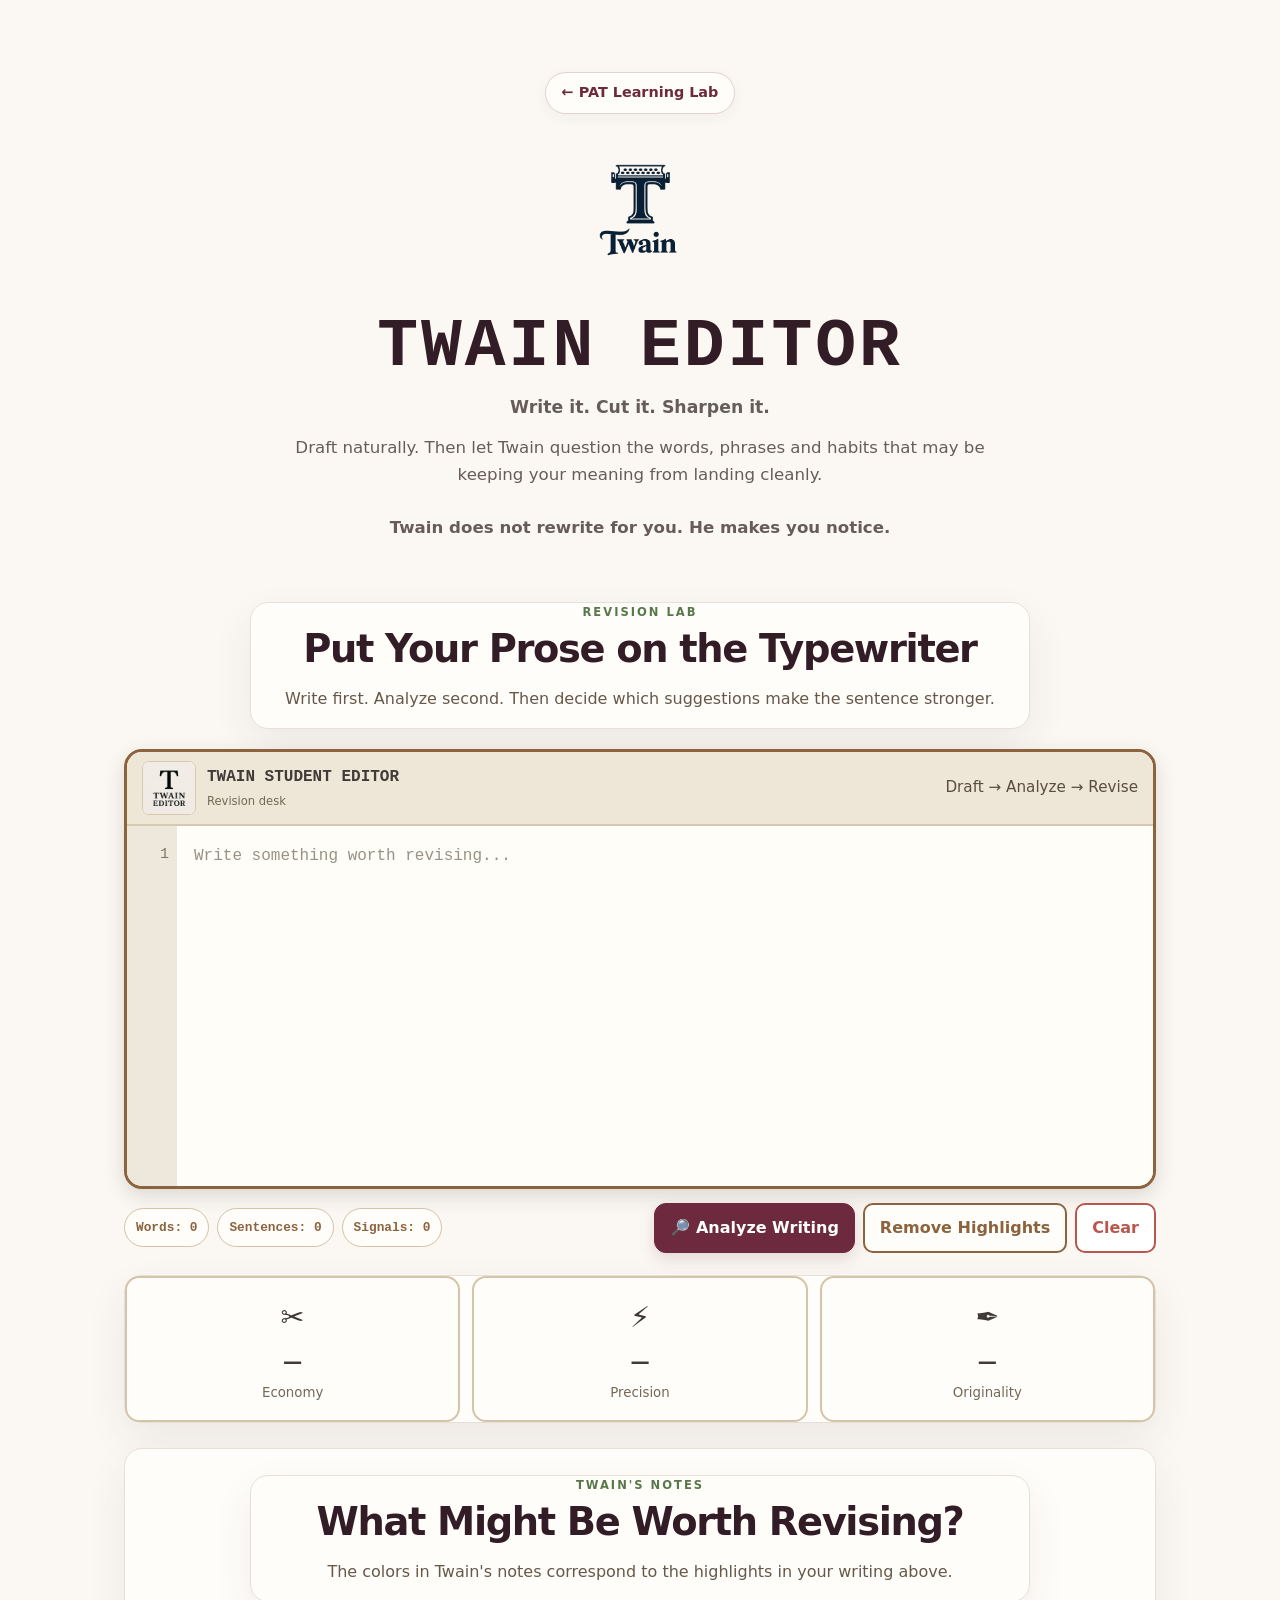
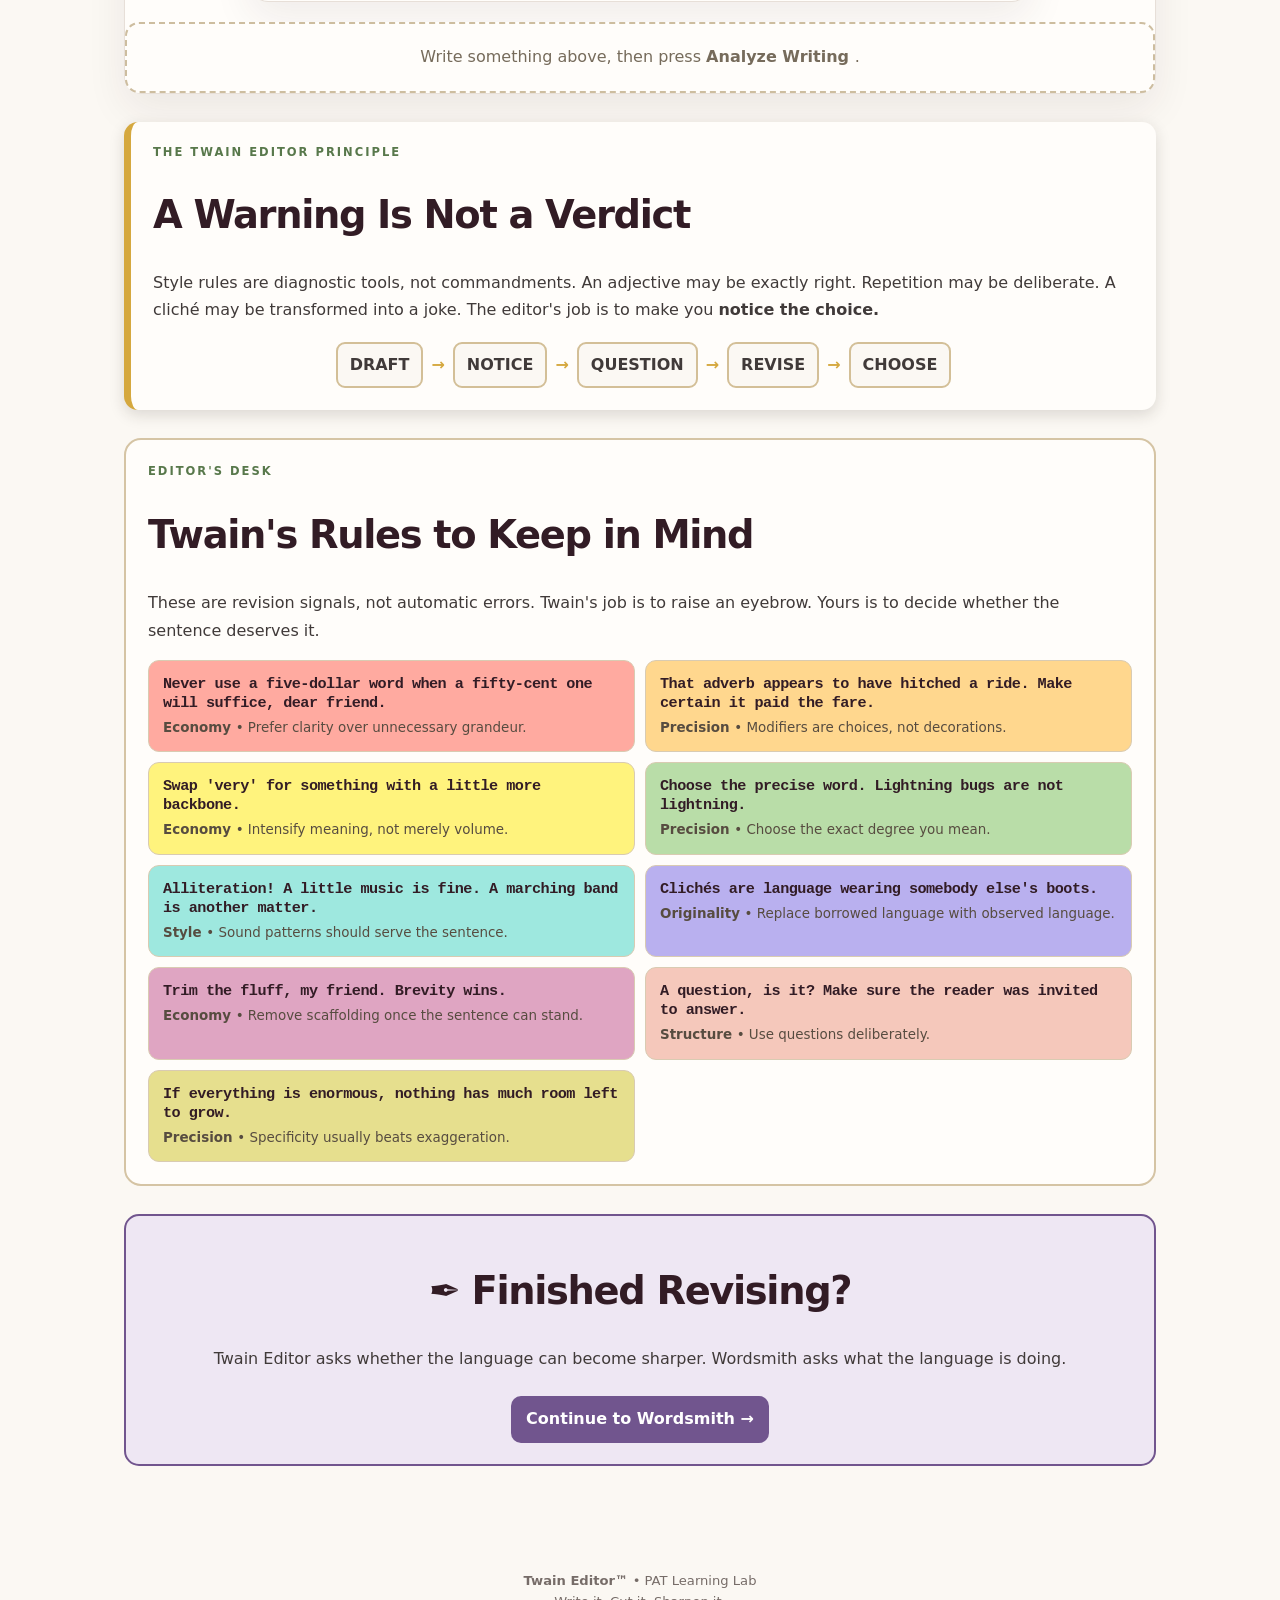
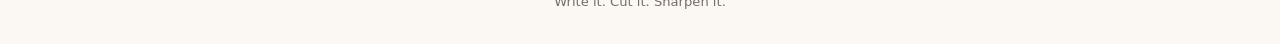
<file: twaineditor.html>
<!DOCTYPE html>
<html lang="en">

<head>

<meta charset="UTF-8">

<meta
  name="viewport"
  content="width=device-width, initial-scale=1.0"
>

<title>Twain Editor | PAT Learning Lab</title>


<!-- =====================================================
     GOOGLE ANALYTICS
====================================================== -->

<script
  async
  src="https://www.googletagmanager.com/gtag/js?id=G-QCEPJP202V"
></script>

<script>

window.dataLayer =
  window.dataLayer || [];

function gtag() {
  dataLayer.push(arguments);
}

gtag(
  "js",
  new Date()
);

gtag(
  "config",
  "G-QCEPJP202V"
);

</script>



<style>

:root {

  --cream:#fdf6e3;
  --paper:#fffdf7;
  --ink:#29261f;

  --green:#58784b;
  --green-light:#e2ecdb;

  --gold:#d5a83e;
  --gold-light:#f7e8ab;

  --brown:#8b633e;
  --brown-dark:#65472f;

  --blue:#477ca8;
  --blue-light:#dcebf5;

  --red:#b9574e;
  --red-light:#f3dbd7;

  --orange:#c47a36;
  --orange-light:#f6e4cb;

  --purple:#71558e;
  --purple-light:#eee7f3;

  --teal:#4e7f78;
  --teal-light:#dcebe8;

  --pink:#a95d78;

  --shadow:
    rgba(
      40,
      34,
      24,
      .15
    );

}



/* =====================================================
   GLOBAL
====================================================== */

* {
  box-sizing:border-box;
}

html {
  scroll-behavior:smooth;
}

body {

  margin:0;

  background:
    var(--cream);

  color:
    var(--ink);

  font-family:
    Georgia,
    "Times New Roman",
    serif;

}

button,
input,
textarea,
select {
  font:inherit;
}

button {

  cursor:pointer;

  -webkit-tap-highlight-color:
    transparent;

}



/* =====================================================
   HEADER
====================================================== */

header {

  padding:
    26px
    20px
    18px;

  text-align:center;

}


.lab-link {

  display:inline-block;

  margin-bottom:
    22px;

  padding:
    8px
    13px;

  border:
    2px
    solid
    var(--brown);

  border-radius:
    10px;

  background:
    var(--paper);

  color:
    var(--brown);

  font-weight:bold;

  text-decoration:none;

}


.twain-main-logo {

  display:block;

  width:
    min(
      245px,
      62vw
    );

  max-height:
    220px;

  object-fit:
    contain;

  margin:
    0
    auto
    12px;

}


header h1 {

  margin:
    3px
    0;

  font-family:
    "Courier New",
    monospace;

  font-size:
    clamp(
      2.2rem,
      8vw,
      4.25rem
    );

  letter-spacing:
    3px;

}


.tagline {

  margin-top:
    8px;

  color:
    var(--brown);

  font-weight:bold;

}


.header-copy {

  max-width:
    760px;

  margin:
    15px
    auto
    0;

  color:
    #665849;

  line-height:
    1.6;

}



/* =====================================================
   MAIN
====================================================== */

main {

  width:
    min(
      1080px,
      94%
    );

  margin:auto;

  padding-bottom:
    70px;

}


.section-heading {

  max-width:
    780px;

  margin:
    26px
    auto
    20px;

  text-align:center;

}


.section-heading h2 {

  margin:
    5px
    0
    8px;

}


.section-heading p {

  color:
    #665849;

  line-height:
    1.55;

}


.kicker {

  color:
    var(--green);

  font-size:
    .72rem;

  font-weight:bold;

  letter-spacing:
    2px;

  text-transform:
    uppercase;

}



/* =====================================================
   EDITOR
====================================================== */

.editor-shell {

  overflow:hidden;

  border:
    3px
    solid
    var(--brown);

  border-radius:
    18px;

  background:
    var(--paper);

  box-shadow:
    0
    7px
    20px
    var(--shadow);

}


.editor-toolbar {

  display:flex;

  align-items:center;

  justify-content:space-between;

  gap:14px;

  flex-wrap:wrap;

  min-height:
    70px;

  padding:
    9px
    15px;

  border-bottom:
    2px
    solid
    #d8c9ae;

  background:
    #eee6d7;

}


.toolbar-brand {

  display:flex;

  align-items:center;

  gap:11px;

}


.editor-badge {

  width:
    54px;

  height:
    54px;

  object-fit:
    contain;

  border:
    1px
    solid
    #d8c9ae;

  border-radius:
    7px;

  background:
    #fffdf7;

}


.toolbar-title {

  display:flex;

  flex-direction:column;

  gap:2px;

}


.toolbar-title strong {

  font-family:
    "Courier New",
    monospace;

  font-size:
    1rem;

}


.toolbar-title small {

  color:
    #746858;

  font-size:
    .72rem;

}


.toolbar-flow {

  color:
    #594d40;

  font-size:
    .95rem;

}


.editor-wrap {

  display:grid;

  grid-template-columns:
    50px
    minmax(
      0,
      1fr
    );

  min-height:
    360px;

}


.line-numbers {

  padding:
    17px
    8px;

  background:
    #eee8dc;

  color:
    #817665;

  font-family:
    "Courier New",
    monospace;

  font-size:
    15px;

  line-height:
    1.65;

  text-align:right;

  user-select:none;

  white-space:
    pre-line;

}


#editor {

  min-height:
    360px;

  padding:
    17px;

  outline:none;

  background:
    #fffdf8;

  color:
    #211f1b;

  font-family:
    "Courier New",
    monospace;

  font-size:
    16px;

  line-height:
    1.65;

  white-space:
    pre-wrap;

  overflow-wrap:
    anywhere;

}


#editor:empty::before {

  content:
    attr(
      data-placeholder
    );

  color:
    #999184;

}


#editor:focus {

  background:
    #fffefb;

}



/* =====================================================
   RULE COLOR SYSTEM
====================================================== */

.rule-0 {
  background:#ffaaa0;
}

.rule-1 {
  background:#ffd78e;
}

.rule-2 {
  background:#fff37d;
}

.rule-3 {
  background:#b9dda8;
}

.rule-4 {
  background:#9ee8df;
}

.rule-5 {
  background:#b9b0ef;
}

.rule-6 {
  background:#dfa5c2;
}

.rule-7 {
  background:#f5c8bb;
}

.rule-8 {
  background:#e6df8e;
}


#editor span[class^="rule-"] {

  padding:
    1px
    2px;

  border-radius:
    4px;

  cursor:pointer;

  transition:
    box-shadow
    .2s
    ease;

}


#editor span[class^="rule-"]:hover {

  box-shadow:
    0
    0
    0
    2px
    rgba(
      41,
      38,
      31,
      .25
    );

}



/* =====================================================
   TWAIN SPEECH BUBBLE
====================================================== */

.twain-coach {

  --coach-bg:
    #fff7d8;

  --coach-border:
    #8b633e;

  display:none;

  position:relative;

  width:
    min(
      760px,
      94%
    );

  margin:
    24px
    auto
    7px;

  padding:
    17px
    20px;

  border:
    3px
    solid
    var(--coach-border);

  border-radius:
    18px;

  background:
    var(--coach-bg);

  box-shadow:
    5px
    5px
    0
    rgba(
      0,
      0,
      0,
      .12
    );

  line-height:
    1.55;

  transition:
    background
    .25s
    ease,
    border-color
    .25s
    ease;

}


.twain-coach::before {

  content:"";

  position:absolute;

  top:-16px;

  left:48px;

  width:25px;

  height:25px;

  border-top:
    3px
    solid
    var(--coach-border);

  border-left:
    3px
    solid
    var(--coach-border);

  background:
    var(--coach-bg);

  transform:
    rotate(
      45deg
    );

}


.twain-coach-label {

  display:block;

  margin-bottom:
    5px;

  color:
    #4c4033;

  font-family:
    "Courier New",
    monospace;

  font-size:
    .72rem;

  font-weight:bold;

  letter-spacing:
    2px;

}


.twain-coach strong {

  font-size:
    1.08rem;

}



/* =====================================================
   COACH COLORS
====================================================== */

.twain-coach.coach-0 {
  --coach-bg:#ffaaa0;
  --coach-border:#b9574e;
}

.twain-coach.coach-1 {
  --coach-bg:#ffd78e;
  --coach-border:#c47a36;
}

.twain-coach.coach-2 {
  --coach-bg:#fff37d;
  --coach-border:#c49a25;
}

.twain-coach.coach-3 {
  --coach-bg:#b9dda8;
  --coach-border:#58784b;
}

.twain-coach.coach-4 {
  --coach-bg:#9ee8df;
  --coach-border:#4e7f78;
}

.twain-coach.coach-5 {
  --coach-bg:#b9b0ef;
  --coach-border:#71558e;
}

.twain-coach.coach-6 {
  --coach-bg:#dfa5c2;
  --coach-border:#a95d78;
}

.twain-coach.coach-7 {
  --coach-bg:#f5c8bb;
  --coach-border:#b9574e;
}

.twain-coach.coach-8 {
  --coach-bg:#e6df8e;
  --coach-border:#9b8731;
}



/* =====================================================
   CONTROLS
====================================================== */

.control-row {

  display:flex;

  align-items:center;

  justify-content:space-between;

  gap:12px;

  flex-wrap:wrap;

  margin:
    14px
    0;

}


.editor-stats {

  display:flex;

  gap:8px;

  flex-wrap:wrap;

}


.stat-pill {

  padding:
    8px
    11px;

  border:
    1px
    solid
    #d2c2a6;

  border-radius:
    999px;

  background:
    var(--paper);

  color:
    var(--brown);

  font-family:
    "Courier New",
    monospace;

  font-size:
    .8rem;

  font-weight:bold;

}


.button-row {

  display:flex;

  gap:8px;

  flex-wrap:wrap;

}


.primary-button,
.secondary-button,
.danger-button {

  padding:
    10px
    15px;

  border-radius:
    10px;

  font-weight:bold;

}


.primary-button {

  border:
    2px
    solid
    var(--blue);

  background:
    var(--blue);

  color:white;

}


.secondary-button {

  border:
    2px
    solid
    var(--brown);

  background:
    var(--paper);

  color:
    var(--brown);

}


.danger-button {

  border:
    2px
    solid
    var(--red);

  background:white;

  color:
    var(--red);

}



/* =====================================================
   SUMMARY
====================================================== */

.analysis-summary {

  display:grid;

  grid-template-columns:
    repeat(
      3,
      minmax(
        0,
        1fr
      )
    );

  gap:12px;

  margin:
    22px
    0;

}


.summary-card {

  padding:
    16px;

  border:
    2px
    solid
    #d5c5a8;

  border-radius:
    14px;

  background:
    var(--paper);

  text-align:center;

}


.summary-card span {

  display:block;

  margin-bottom:
    4px;

  font-size:
    1.8rem;

}


.summary-card strong {

  font-size:
    1.2rem;

}


.summary-card small {

  display:block;

  margin-top:
    5px;

  color:
    #746858;

}



/* =====================================================
   FEEDBACK
====================================================== */

.feedback-section {

  margin-top:
    25px;

}


#feedback {

  display:grid;

  gap:
    12px;

}


.empty-feedback {

  padding:
    20px;

  border:
    2px
    dashed
    #cdbd9f;

  border-radius:
    14px;

  background:
    var(--paper);

  color:
    #766b5b;

  text-align:center;

}


.twain-bubble {

  position:relative;

  padding:
    17px;

  border:
    2px
    solid
    rgba(
      80,
      65,
      45,
      .28
    );

  border-radius:
    14px;

  box-shadow:
    3px
    3px
    0
    rgba(
      0,
      0,
      0,
      .1
    );

  line-height:
    1.5;

  cursor:pointer;

}


.twain-bubble-top {

  display:flex;

  justify-content:space-between;

  align-items:center;

  gap:10px;

  flex-wrap:wrap;

  margin-bottom:
    10px;

}


.feedback-category {

  padding:
    4px
    8px;

  border-radius:
    999px;

  background:
    rgba(
      255,
      255,
      255,
      .7
    );

  font-size:
    .68rem;

  font-weight:bold;

  letter-spacing:
    1px;

  text-transform:
    uppercase;

}


.twain-quote {

  margin:
    7px
    0
    12px;

  font-size:
    1.03rem;

  font-style:italic;

}


.feedback-explanation {

  padding:
    10px
    11px;

  border-radius:
    8px;

  background:
    rgba(
      255,
      255,
      255,
      .58
    );

}


.suggestion-box {

  margin-top:
    9px;

  padding:
    10px
    11px;

  border-left:
    4px
    solid
    var(--brown);

  border-radius:
    7px;

  background:
    rgba(
      255,
      255,
      255,
      .7
    );

}


.detected-text {

  margin-top:
    9px;

  padding:
    8px
    10px;

  border-radius:
    8px;

  background:
    rgba(
      255,
      255,
      255,
      .58
    );

  font-family:
    "Courier New",
    monospace;

  font-size:
    .82rem;

}



/* =====================================================
   PRINCIPLE
====================================================== */

.principle-box {

  margin:
    28px
    0;

  padding:
    22px;

  border-left:
    7px
    solid
    var(--gold);

  border-radius:
    14px;

  background:
    var(--paper);

  box-shadow:
    0
    5px
    15px
    var(--shadow);

  line-height:
    1.55;

}


.principle-chain {

  display:flex;

  align-items:center;

  justify-content:center;

  gap:8px;

  flex-wrap:wrap;

  margin-top:
    18px;

}


.chain-step {

  padding:
    9px
    12px;

  border:
    2px
    solid
    #d3bf97;

  border-radius:
    9px;

  background:
    var(--cream);

  font-weight:bold;

}


.chain-arrow {

  color:
    var(--gold);

  font-weight:bold;

}



/* =====================================================
   RULE REFERENCE
====================================================== */

.rule-reference {

  margin-top:
    25px;

  padding:
    22px;

  border:
    2px
    solid
    #d5c4a4;

  border-radius:
    17px;

  background:
    var(--paper);

}


.rule-grid {

  display:grid;

  grid-template-columns:
    repeat(
      2,
      minmax(
        0,
        1fr
      )
    );

  gap:10px;

  margin-top:
    16px;

}


.rule-card {

  padding:
    14px;

  border:
    1px
    solid
    #d9cbb2;

  border-radius:
    11px;

}


.rule-card h3 {

  margin:
    0
    0
    5px;

  font-family:
    "Courier New",
    monospace;

  font-size:
    .95rem;

}


.rule-card p {

  margin:0;

  color:
    #574c40;

  font-size:
    .84rem;

  line-height:
    1.45;

}



/* =====================================================
   WORDSMITH
====================================================== */

.wordsmith-link {

  margin-top:
    28px;

  padding:
    21px;

  border:
    2px
    solid
    var(--purple);

  border-radius:
    15px;

  background:
    var(--purple-light);

  text-align:center;

}


.wordsmith-link a {

  display:inline-block;

  margin-top:
    8px;

  padding:
    10px
    15px;

  border-radius:
    10px;

  background:
    var(--purple);

  color:white;

  font-weight:bold;

  text-decoration:none;

}



/* =====================================================
   FOOTER
====================================================== */

footer {

  padding:
    32px
    20px;

  color:
    #6b5f50;

  font-size:
    .82rem;

  line-height:
    1.6;

  text-align:center;

}



/* =====================================================
   MOBILE
====================================================== */

@media
(max-width:750px) {

  .analysis-summary {
    grid-template-columns:1fr;
  }

  .rule-grid {
    grid-template-columns:1fr;
  }

}


@media
(max-width:520px) {

  header {
    padding-top:20px;
  }

  .editor-wrap {
    grid-template-columns:38px 1fr;
  }

  .line-numbers {

    padding:
      13px
      5px;

    font-size:
      12px;

  }

  #editor {

    min-height:
      310px;

    padding:
      13px;

    font-size:
      14px;

  }

  .toolbar-flow {

    width:100%;

    padding-left:
      65px;

    font-size:
      .8rem;

  }

  .control-row {
    align-items:stretch;
  }

  .button-row {
    width:100%;
  }

  .button-row button {
    flex:1;
  }

}

</style>

  <link rel="stylesheet" href="pat-professional.css">
</head>



<body>


<header>


<a
  class="lab-link"
  href="index.html"
>
  ← PAT Learning Lab
</a>


<img
  src="twain-logo.png"
  alt="Twain"
  class="twain-main-logo"
>


<h1>
  TWAIN EDITOR
</h1>


<div class="tagline">
  Write it. Cut it. Sharpen it.
</div>


<p class="header-copy">

  Draft naturally.

  Then let Twain question the words,
  phrases and habits that may be keeping
  your meaning from landing cleanly.

  <br><br>

  <strong>
    Twain does not rewrite for you.
    He makes you notice.
  </strong>

</p>


</header>



<main>


<div class="section-heading">

<div class="kicker">
  REVISION LAB
</div>

<h2>
  Put Your Prose on the Typewriter
</h2>

<p>

  Write first.

  Analyze second.

  Then decide which suggestions
  make the sentence stronger.

</p>

</div>



<!-- =====================================================
     EDITOR
====================================================== -->

<section class="editor-shell">


<div class="editor-toolbar">


<div class="toolbar-brand">


<img
  src="twain-editor-logo.png"
  alt="Twain Editor"
  class="editor-badge"
>


<div class="toolbar-title">

<strong>
  TWAIN STUDENT EDITOR
</strong>

<small>
  Revision desk
</small>

</div>


</div>


<div class="toolbar-flow">
  Draft → Analyze → Revise
</div>


</div>



<div class="editor-wrap">


<div
  id="lineNumbers"
  class="line-numbers"
>
1
</div>


<div
  id="editor"
  contenteditable="true"
  spellcheck="true"
  data-placeholder="Write something worth revising..."
></div>


</div>


</section>



<!-- =====================================================
     TWAIN SPEECH
====================================================== -->

<div
  id="twainCoach"
  class="twain-coach"
>

<span class="twain-coach-label">
  TWAIN SAYS
</span>

<strong id="twainCoachText"></strong>

</div>



<!-- =====================================================
     CONTROLS
====================================================== -->

<div class="control-row">


<div class="editor-stats">


<div
  id="wordCount"
  class="stat-pill"
>
  Words: 0
</div>


<div
  id="sentenceCount"
  class="stat-pill"
>
  Sentences: 0
</div>


<div
  id="issueCount"
  class="stat-pill"
>
  Signals: 0
</div>


</div>



<div class="button-row">


<button
  id="analyzeButton"
  class="primary-button"
  type="button"
>
  🔎 Analyze Writing
</button>


<button
  id="restoreButton"
  class="secondary-button"
  type="button"
>
  Remove Highlights
</button>


<button
  id="clearButton"
  class="danger-button"
  type="button"
>
  Clear
</button>


</div>


</div>



<!-- =====================================================
     SUMMARY
====================================================== -->

<div class="analysis-summary">


<div class="summary-card">

<span>
  ✂️
</span>

<strong id="economyScore">
  —
</strong>

<small>
  Economy
</small>

</div>



<div class="summary-card">

<span>
  ⚡
</span>

<strong id="precisionScore">
  —
</strong>

<small>
  Precision
</small>

</div>



<div class="summary-card">

<span>
  ✒️
</span>

<strong id="originalityScore">
  —
</strong>

<small>
  Originality
</small>

</div>


</div>



<!-- =====================================================
     FEEDBACK
====================================================== -->

<section class="feedback-section">


<div class="section-heading">

<div class="kicker">
  TWAIN'S NOTES
</div>

<h2>
  What Might Be Worth Revising?
</h2>

<p>

  The colors in Twain's notes
  correspond to the highlights
  in your writing above.

</p>

</div>


<div id="feedback">

<div class="empty-feedback">

  Write something above,
  then press

  <strong>
    Analyze Writing
  </strong>.

</div>

</div>


</section>



<!-- =====================================================
     PRINCIPLE
====================================================== -->

<section class="principle-box">

<div class="kicker">
  THE TWAIN EDITOR PRINCIPLE
</div>

<h2>
  A Warning Is Not a Verdict
</h2>

<p>

  Style rules are diagnostic tools,
  not commandments.

  An adjective may be exactly right.

  Repetition may be deliberate.

  A cliché may be transformed into a joke.

  The editor's job is to make you

  <strong>
    notice the choice.
  </strong>

</p>


<div class="principle-chain">

<div class="chain-step">
  DRAFT
</div>

<div class="chain-arrow">
  →
</div>

<div class="chain-step">
  NOTICE
</div>

<div class="chain-arrow">
  →
</div>

<div class="chain-step">
  QUESTION
</div>

<div class="chain-arrow">
  →
</div>

<div class="chain-step">
  REVISE
</div>

<div class="chain-arrow">
  →
</div>

<div class="chain-step">
  CHOOSE
</div>

</div>


</section>



<!-- =====================================================
     RULE REFERENCE
====================================================== -->

<section class="rule-reference">


<div class="kicker">
  EDITOR'S DESK
</div>


<h2>
  Twain's Rules to Keep in Mind
</h2>


<p>

  These are revision signals,
  not automatic errors.

  Twain's job is to raise an eyebrow.

  Yours is to decide whether
  the sentence deserves it.

</p>


<div
  id="ruleGrid"
  class="rule-grid"
>
</div>


</section>



<!-- =====================================================
     WORDSMITH
====================================================== -->

<section class="wordsmith-link">

<h2>
  ✒️ Finished Revising?
</h2>

<p>

  Twain Editor asks whether the language
  can become sharper.

  Wordsmith asks what the language is doing.

</p>

<a href="wordsmith.html">
  Continue to Wordsmith →
</a>

</section>


</main>



<footer>

<strong>
  Twain Editor™
</strong>

• PAT Learning Lab

<br>

Write it.
Cut it.
Sharpen it.

</footer>



<script>


/* =====================================================
   ANALYTICS
====================================================== */

function trackTwainEvent(
  eventName,
  data
) {

  if (
    typeof gtag !==
    "function"
  ) {

    return;

  }


  gtag(
    "event",
    eventName,
    {

      game_name:
        "twain_editor",

      ...(data || {})

    }
  );

}



/* =====================================================
   RULES
====================================================== */

const rules = [


{

  id:
    "fancy-word",

  title:
    "Five-Dollar Word",

  category:
    "Economy",

  color:
    0,

  regex:
    /\b(utilize|commence|ascertain|ameliorate|endeavor|employ|facilitate|aforementioned)\b/gi,

  twain:
    "Never use a five-dollar word when a fifty-cent one will suffice, dear friend.",

  explanation:
    "A simpler word may communicate the same idea more directly.",

  suggestion:
    "Try a shorter everyday equivalent such as “use,” “begin,” or “find.”",

  principle:
    "Prefer clarity over unnecessary grandeur."

},



{

  id:
    "ly-word",

  title:
    "Adverb Check",

  category:
    "Precision",

  color:
    1,

  regex:
    /\b[A-Za-z]+ly\b/gi,

  twain:
    "That adverb appears to have hitched a ride. Make certain it paid the fare.",

  explanation:
    "An -ly modifier may be useful, but sometimes the verb itself can carry more meaning.",

  suggestion:
    "Ask whether a stronger verb can replace the verb + adverb combination.",

  principle:
    "Modifiers are choices, not decorations."

},



{

  id:
    "very",

  title:
    "Very",

  category:
    "Economy",

  color:
    2,

  regex:
    /\bvery\b/gi,

  twain:
    "Swap 'very' for something with a little more backbone.",

  explanation:
    "Very intensifies a word without making the description much more specific.",

  suggestion:
    "Try replacing the pair: “very tired” → “exhausted,” “very angry” → “furious.”",

  principle:
    "Intensify meaning, not merely volume."

},



{

  id:
    "vague-intensifier",

  title:
    "Precision Check",

  category:
    "Precision",

  color:
    3,

  regex:
    /\b(really|quite|rather|somewhat|basically|literally)\b/gi,

  twain:
    "Choose the precise word. Lightning bugs are not lightning.",

  explanation:
    "This modifier may add emphasis without adding much information.",

  suggestion:
    "Describe the degree, action or quality more precisely.",

  principle:
    "Choose the exact degree you mean."

},



{

  id:
    "alliteration",

  title:
    "Alliteration",

  category:
    "Style",

  color:
    4,

  regex:
    /\b([A-Za-z])\w*\s+\1\w*\b/gi,

  twain:
    "Alliteration! A little music is fine. A marching band is another matter.",

  explanation:
    "Nearby words begin with the same sound.",

  suggestion:
    "Keep the repetition when it creates rhythm; revise it when it distracts.",

  principle:
    "Sound patterns should serve the sentence."

},



{

  id:
    "cliche",

  title:
    "Cliché",

  category:
    "Originality",

  color:
    5,

  regex:
    /\b(at the end of the day|once in a lifetime|in the nick of time|old hat|think outside the box|avoid it like the plague|better late than never)\b/gi,

  twain:
    "Clichés are language wearing somebody else's boots.",

  explanation:
    "A familiar phrase can make the reader recognize an idea without truly seeing it.",

  suggestion:
    "Describe the actual situation or invent an image of your own.",

  principle:
    "Replace borrowed language with observed language."

},



{

  id:
    "wordy-phrase",

  title:
    "Trim the Fluff",

  category:
    "Economy",

  color:
    6,

  regex:
    /\b(due to the fact that|in order to|at this point in time|for the purpose of|in the event that)\b/gi,

  twain:
    "Trim the fluff, my friend. Brevity wins.",

  explanation:
    "This phrase takes several words to perform a job that may require only one or two.",

  suggestion:
    "Try “because,” “to,” “now,” or “if,” depending on the sentence.",

  principle:
    "Remove scaffolding once the sentence can stand."

},



{

  id:
    "rhetorical-question",

  title:
    "Rhetorical Question",

  category:
    "Structure",

  color:
    7,

  regex:
    /[^.!?\n]+\?/g,

  twain:
    "A question, is it? Make sure the reader was invited to answer.",

  explanation:
    "A rhetorical question changes the relationship between writer and reader.",

  suggestion:
    "Ask whether stating the claim directly would be stronger.",

  principle:
    "Use questions deliberately."

},



{

  id:
    "exaggeration",

  title:
    "Scale Check",

  category:
    "Precision",

  color:
    8,

  regex:
    /\b(extremely|tremendously|gigantic|enormous|absolutely|completely|totally|incredibly)\b/gi,

  twain:
    "If everything is enormous, nothing has much room left to grow.",

  explanation:
    "Amplifiers can increase emotional volume without increasing descriptive precision.",

  suggestion:
    "Show the scale with a concrete image, measurement or consequence.",

  principle:
    "Specificity usually beats exaggeration."

}

];



/* =====================================================
   ELEMENTS
====================================================== */

const editor =
  document.getElementById(
    "editor"
  );


const lineNumbers =
  document.getElementById(
    "lineNumbers"
  );


const wordCount =
  document.getElementById(
    "wordCount"
  );


const sentenceCount =
  document.getElementById(
    "sentenceCount"
  );


const issueCount =
  document.getElementById(
    "issueCount"
  );


const feedback =
  document.getElementById(
    "feedback"
  );


const twainCoach =
  document.getElementById(
    "twainCoach"
  );


const twainCoachText =
  document.getElementById(
    "twainCoachText"
  );



/* =====================================================
   ESCAPE HTML
====================================================== */

function escapeHTML(
  text
) {

  return text
    .replace(
      /&/g,
      "&amp;"
    )
    .replace(
      /</g,
      "&lt;"
    )
    .replace(
      />/g,
      "&gt;"
    );

}



/* =====================================================
   PLAIN TEXT
====================================================== */

function getPlainText() {

  return editor
    .innerText
    .replace(
      /\u00A0/g,
      " "
    );

}



/* =====================================================
   STATS
====================================================== */

function updateStats() {

  const text =
    getPlainText();


  const words =
    text.trim()
    ?
      text
        .trim()
        .split(
          /\s+/
        )
        .filter(
          Boolean
        )
        .length
    :
      0;


  const sentences =
    text.trim()
    ?
      (
        text.match(
          /[^.!?]+[.!?]+|[^.!?]+$/g
        )
        ||
        []
      ).length
    :
      0;


  const lines =
    Math.max(
      1,
      text
        .split(
          "\n"
        )
        .length
    );


  wordCount.textContent =
    "Words: "
    +
    words;


  sentenceCount.textContent =
    "Sentences: "
    +
    sentences;


  lineNumbers.textContent =
    Array
      .from(
        {
          length:
            lines
        },

        function (
          item,
          index
        ) {

          return (
            index + 1
          );

        }
      )
      .join(
        "\n"
      );


  localStorage.setItem(
    "twainEditorText",
    text
  );

}



/* =====================================================
   COLLECT MATCHES
====================================================== */

function collectMatches(
  text
) {

  const matches =
    [];


  rules.forEach(
    function (
      rule
    ) {

      rule.regex.lastIndex =
        0;


      let match;


      while (
        (
          match =
            rule.regex.exec(
              text
            )
        )
        !==
        null
      ) {

        matches.push(
          {

            start:
              match.index,

            end:
              match.index
              +
              match[0].length,

            text:
              match[0],

            rule:
              rule

          }
        );


        if (
          match.index ===
          rule.regex.lastIndex
        ) {

          rule.regex.lastIndex++;

        }

      }

    }
  );


  return matches;

}



/* =====================================================
   REMOVE OVERLAPS
====================================================== */

function removeOverlaps(
  matches
) {

  const sorted =
    matches
      .slice()
      .sort(
        function (
          a,
          b
        ) {

          if (
            a.start !==
            b.start
          ) {

            return (
              a.start -
              b.start
            );

          }


          return (
            b.end -
            a.end
          );

        }
      );


  const output =
    [];


  let previousEnd =
    -1;


  sorted.forEach(
    function (
      match
    ) {

      if (
        match.start >=
        previousEnd
      ) {

        output.push(
          match
        );


        previousEnd =
          match.end;

      }

    }
  );


  return output;

}



/* =====================================================
   RENDER HIGHLIGHTS
====================================================== */

function renderHighlightedText(
  text,
  matches
) {

  let html =
    "";


  let cursor =
    0;


  matches.forEach(
    function (
      match
    ) {

      html +=
        escapeHTML(
          text.slice(
            cursor,
            match.start
          )
        );


      html +=
        '<span class="rule-'
        +
        match.rule.color
        +
        '" data-rule-id="'
        +
        match.rule.id
        +
        '" title="'
        +
        escapeHTML(
          match.rule.title
        )
        +
        '">'
        +
        escapeHTML(
          text.slice(
            match.start,
            match.end
          )
        )
        +
        "</span>";


      cursor =
        match.end;

    }
  );


  html +=
    escapeHTML(
      text.slice(
        cursor
      )
    );


  editor.innerHTML =
    html.replace(
      /\n/g,
      "<br>"
    );

}



/* =====================================================
   TWAIN COACH COLOR
====================================================== */

function clearCoachColor() {

  for (
    let i = 0;
    i <= 8;
    i++
  ) {

    twainCoach.classList.remove(
      "coach-" + i
    );

  }

}



/* =====================================================
   SHOW TWAIN COACH
====================================================== */

function showTwainCoach(
  matches
) {

  clearCoachColor();


  twainCoach.style.display =
    "block";


  if (
    matches.length ===
    0
  ) {

    twainCoachText.textContent =
      "I find no obvious trouble. That is not permission to stop reading it aloud.";


    return;

  }


  const primaryMatch =
    matches[0];


  const rule =
    primaryMatch.rule;


  twainCoach.classList.add(
    "coach-"
    +
    rule.color
  );


  twainCoachText.textContent =
    rule.twain;

}



/* =====================================================
   FEEDBACK
====================================================== */

function renderFeedback(
  matches
) {

  feedback.innerHTML =
    "";


  const grouped =
    new Map();


  matches.forEach(
    function (
      match
    ) {

      if (
        !grouped.has(
          match.rule.id
        )
      ) {

        grouped.set(
          match.rule.id,
          {

            rule:
              match.rule,

            examples:
              []

          }
        );

      }


      const group =
        grouped.get(
          match.rule.id
        );


      if (
        !group.examples.includes(
          match.text
        )
      ) {

        group.examples.push(
          match.text
        );

      }

    }
  );


  if (
    grouped.size ===
    0
  ) {

    feedback.innerHTML = `

      <div class="empty-feedback">

        Twain found no current revision signals.

        <br><br>

        Read the passage aloud.

        If your tongue trips,
        the reader probably will too.

      </div>

    `;


    return;

  }


  grouped.forEach(
    function (
      group
    ) {

      const rule =
        group.rule;


      const bubble =
        document.createElement(
          "div"
        );


      bubble.className =
        "twain-bubble rule-"
        +
        rule.color;


      bubble.dataset.ruleId =
        rule.id;


      bubble.innerHTML = `

        <div class="twain-bubble-top">

          <strong>
            ✒️ ${rule.title}
          </strong>

          <span class="feedback-category">
            ${rule.category}
          </span>

        </div>


        <div class="twain-quote">

          <strong>
            Twain says:
          </strong>

          “${rule.twain}”

        </div>


        <div class="feedback-explanation">

          <strong>
            Why Twain noticed:
          </strong>

          <br>

          ${rule.explanation}

        </div>


        <div class="suggestion-box">

          <strong>
            Try this:
          </strong>

          <br>

          ${rule.suggestion}

        </div>


        <div class="detected-text">

          <strong>
            Highlighted:
          </strong>

          ${group.examples
            .slice(
              0,
              4
            )
            .map(
              function (
                example
              ) {

                return (
                  "“"
                  +
                  escapeHTML(
                    example
                  )
                  +
                  "”"
                );

              }
            )
            .join(
              " • "
            )}

        </div>

      `;


      bubble.addEventListener(
        "click",
        function () {

          const target =
            editor.querySelector(
              '[data-rule-id="'
              +
              rule.id
              +
              '"]'
            );


          if (
            target
          ) {

            target.scrollIntoView(
              {

                behavior:
                  "smooth",

                block:
                  "center"

              }
            );


            target.animate(
              [

                {
                  boxShadow:
                    "0 0 0 0 rgba(0,0,0,0)"
                },

                {
                  boxShadow:
                    "0 0 0 6px rgba(41,38,31,.32)"
                },

                {
                  boxShadow:
                    "0 0 0 0 rgba(0,0,0,0)"
                }

              ],

              {
                duration:
                  900
              }
            );

          }

        }
      );


      feedback.appendChild(
        bubble
      );

    }
  );

}



/* =====================================================
   SCORES
====================================================== */

function updateScores(
  matches,
  text
) {

  const words =
    text.trim()
    ?
      text
        .trim()
        .split(
          /\s+/
        )
        .length
    :
      0;


  if (
    words ===
    0
  ) {

    document
      .getElementById(
        "economyScore"
      )
      .textContent =
        "—";


    document
      .getElementById(
        "precisionScore"
      )
      .textContent =
        "—";


    document
      .getElementById(
        "originalityScore"
      )
      .textContent =
        "—";


    return;

  }


  const economyIssues =
    matches.filter(
      function (
        match
      ) {

        return (
          match.rule.category ===
          "Economy"
        );

      }
    ).length;


  const precisionIssues =
    matches.filter(
      function (
        match
      ) {

        return (
          match.rule.category ===
          "Precision"
        );

      }
    ).length;


  const originalityIssues =
    matches.filter(
      function (
        match
      ) {

        return (
          match.rule.category ===
          "Originality"
        );

      }
    ).length;


  function score(
    issues
  ) {

    return Math.max(
      50,
      Math.round(
        100
        -
        (
          issues /
          Math.max(
            words,
            1
          )
        )
        *
        180
      )
    );

  }


  document
    .getElementById(
      "economyScore"
    )
    .textContent =
      score(
        economyIssues
      )
      +
      "%";


  document
    .getElementById(
      "precisionScore"
    )
    .textContent =
      score(
        precisionIssues
      )
      +
      "%";


  document
    .getElementById(
      "originalityScore"
    )
    .textContent =
      score(
        originalityIssues
      )
      +
      "%";

}



/* =====================================================
   ANALYZE
====================================================== */

function analyzeWriting() {

  const text =
    getPlainText();


  if (
    !text.trim()
  ) {

    feedback.innerHTML = `

      <div class="empty-feedback">

        Twain cannot edit invisible prose.

        Write something first.

      </div>

    `;


    return;

  }


  const allMatches =
    collectMatches(
      text
    );


  const highlights =
    removeOverlaps(
      allMatches
    );


  renderHighlightedText(
    text,
    highlights
  );


  renderFeedback(
    allMatches
  );


  showTwainCoach(
    allMatches
  );


  issueCount.textContent =
    "Signals: "
    +
    allMatches.length;


  updateScores(
    allMatches,
    text
  );


  updateStats();


  trackTwainEvent(
    "writing_analyzed",
    {

      word_count:
        text
          .trim()
          .split(
            /\s+/
          )
          .length,

      revision_signals:
        allMatches.length

    }
  );

}



/* =====================================================
   REMOVE HIGHLIGHTS
====================================================== */

function restorePlainText() {

  const text =
    getPlainText();


  editor.textContent =
    text;


  issueCount.textContent =
    "Signals: 0";


  twainCoach.style.display =
    "none";


  clearCoachColor();


  updateStats();

}



/* =====================================================
   CLEAR
====================================================== */

function clearEditor() {

  if (
    !window.confirm(
      "Clear your Twain Editor draft?"
    )
  ) {

    return;

  }


  editor.innerHTML =
    "";


  localStorage.removeItem(
    "twainEditorText"
  );


  feedback.innerHTML = `

    <div class="empty-feedback">

      Write something above,
      then press

      <strong>
        Analyze Writing
      </strong>.

    </div>

  `;


  twainCoach.style.display =
    "none";


  clearCoachColor();


  issueCount.textContent =
    "Signals: 0";


  document
    .getElementById(
      "economyScore"
    )
    .textContent =
      "—";


  document
    .getElementById(
      "precisionScore"
    )
    .textContent =
      "—";


  document
    .getElementById(
      "originalityScore"
    )
    .textContent =
      "—";


  updateStats();


  editor.focus();

}



/* =====================================================
   RULE REFERENCE
====================================================== */

function buildRuleReference() {

  const grid =
    document.getElementById(
      "ruleGrid"
    );


  grid.innerHTML =
    "";


  rules.forEach(
    function (
      rule
    ) {

      const card =
        document.createElement(
          "div"
        );


      card.className =
        "rule-card rule-"
        +
        rule.color;


      card.innerHTML = `

        <h3>
          ${rule.twain}
        </h3>

        <p>

          <strong>
            ${rule.category}
          </strong>

          • ${rule.principle}

        </p>

      `;


      grid.appendChild(
        card
      );

    }
  );

}



/* =====================================================
   EVENTS
====================================================== */

editor.addEventListener(
  "input",
  function () {

    updateStats();

  }
);


document
  .getElementById(
    "analyzeButton"
  )
  .addEventListener(
    "click",
    analyzeWriting
  );


document
  .getElementById(
    "restoreButton"
  )
  .addEventListener(
    "click",
    restorePlainText
  );


document
  .getElementById(
    "clearButton"
  )
  .addEventListener(
    "click",
    clearEditor
  );



/* =====================================================
   RESTORE SAVED DRAFT
====================================================== */

const savedText =
  localStorage.getItem(
    "twainEditorText"
  );


if (
  savedText
) {

  editor.textContent =
    savedText;

}



/* =====================================================
   START
====================================================== */

buildRuleReference();


updateStats();


trackTwainEvent(
  "twain_editor_opened",
  {

    prototype:
      "twain_editor_003"

  }
);

</script>


</body>

</html>
</file>
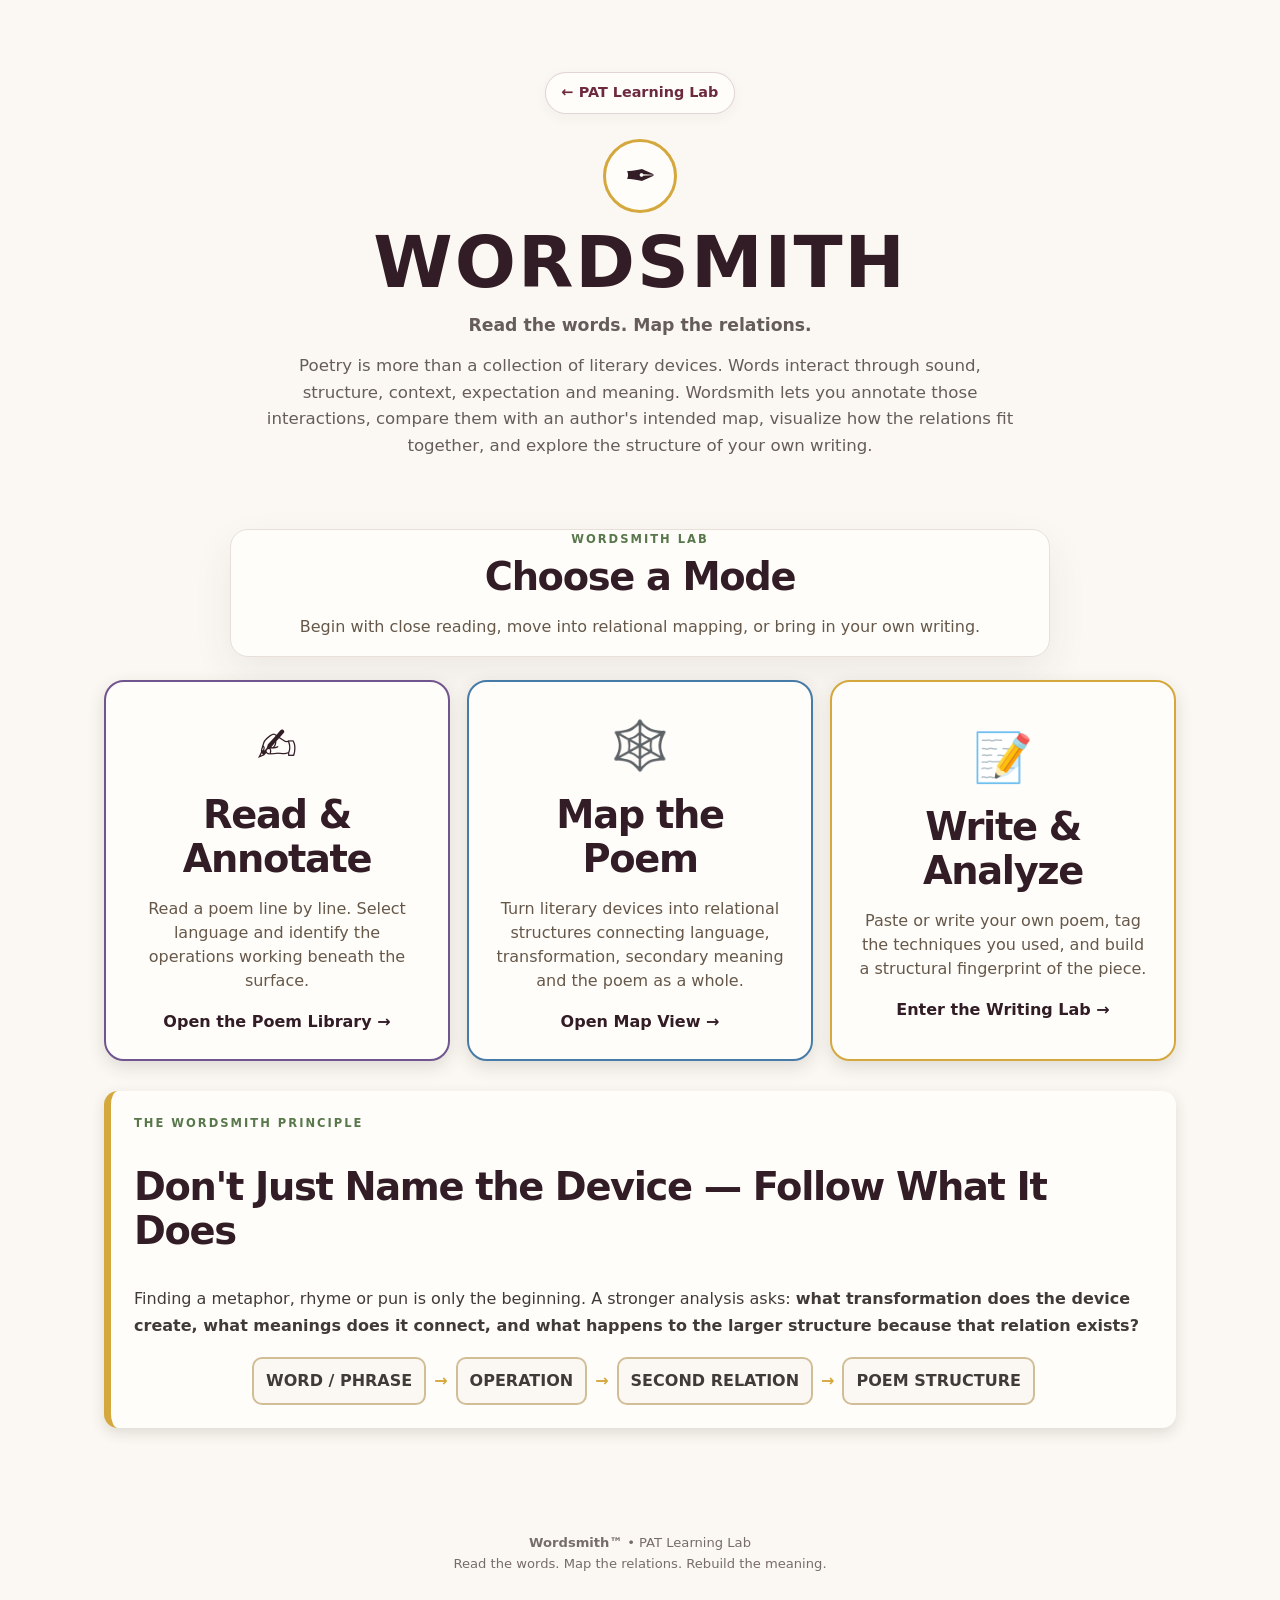
<file: wordsmith.html>
<!DOCTYPE html>
<html lang="en">

<head>

<meta charset="UTF-8">

<meta
  name="viewport"
  content="width=device-width, initial-scale=1.0"
>

<title>Wordsmith | PAT Learning Lab</title>


<!-- =====================================================
     GOOGLE ANALYTICS
====================================================== -->

<script
  async
  src="https://www.googletagmanager.com/gtag/js?id=G-QCEPJP202V"
></script>

<script>

window.dataLayer =
  window.dataLayer || [];

function gtag() {
  dataLayer.push(arguments);
}

gtag(
  "js",
  new Date()
);

gtag(
  "config",
  "G-QCEPJP202V"
);

</script>



<style>

:root {

  --cream: #fff8e8;
  --paper: #fffdf7;
  --ink: #29261f;

  --green: #58784b;
  --green-light: #e2ecdb;

  --gold: #d5a83e;
  --gold-light: #f6e8ad;

  --brown: #8b633e;

  --red: #b9574e;
  --red-light: #f5dfdd;

  --blue: #477ca8;
  --blue-light: #deedf6;

  --purple: #71558e;
  --purple-light: #eee6f4;

  --orange: #c47a36;
  --teal: #4e7f78;
  --slate: #485565;

  --shadow:
    rgba(
      52,
      43,
      29,
      .14
    );

}



/* =====================================================
   GLOBAL
====================================================== */

* {
  box-sizing: border-box;
}


html {
  scroll-behavior: smooth;
}


body {

  margin: 0;

  background: var(--cream);

  color: var(--ink);

  font-family:
    Georgia,
    "Times New Roman",
    serif;

}


button,
input,
select,
textarea {

  font: inherit;

}


button {

  cursor: pointer;

  -webkit-tap-highlight-color:
    transparent;

}



/* =====================================================
   HEADER
====================================================== */

header {

  padding:
    28px
    20px
    22px;

  text-align: center;

}


.lab-link {

  display: inline-block;

  margin-bottom: 15px;

  padding:
    8px
    13px;

  border:
    2px
    solid
    var(--brown);

  border-radius: 10px;

  background: var(--paper);

  color: var(--brown);

  font-weight: bold;

  text-decoration: none;

}


.wordsmith-mark {

  width: 74px;

  height: 74px;

  margin:
    3px
    auto
    12px;

  display: flex;

  align-items: center;

  justify-content: center;

  border:
    3px
    solid
    var(--gold);

  border-radius: 50%;

  background: var(--paper);

  font-size: 2.4rem;

}


header h1 {

  margin:
    3px
    0;

  font-size:
    clamp(
      2.3rem,
      9vw,
      4.5rem
    );

  letter-spacing: 2px;

}


.tagline {

  margin-top: 7px;

  color: var(--purple);

  font-weight: bold;

}


.header-copy {

  max-width: 790px;

  margin:
    17px
    auto
    0;

  color: #655849;

  line-height: 1.6;

}



/* =====================================================
   MAIN
====================================================== */

main {

  width:
    min(
      1120px,
      94%
    );

  margin: auto;

  padding-bottom: 75px;

}


.screen {

  display: none;

}


.screen.active {

  display: block;

  animation:
    appear
    .25s
    ease;

}


@keyframes appear {

  from {

    opacity: 0;

    transform:
      translateY(
        7px
      );

  }

  to {

    opacity: 1;

    transform:
      translateY(
        0
      );

  }

}


.section-heading {

  max-width: 820px;

  margin:
    35px
    auto
    23px;

  text-align: center;

}


.section-heading h2 {

  margin:
    6px
    0
    8px;

}


.section-heading p {

  color: #655849;

  line-height: 1.55;

}


.kicker {

  color: var(--green);

  font-size: .72rem;

  font-weight: bold;

  letter-spacing: 2px;

  text-transform: uppercase;

}



/* =====================================================
   BUTTONS
====================================================== */

.back-button,
.primary-button,
.secondary-button,
.danger-button {

  padding:
    11px
    15px;

  border-radius: 10px;

  font-weight: bold;

}


.back-button {

  margin-bottom: 18px;

  border:
    2px
    solid
    var(--brown);

  background: var(--paper);

  color: var(--brown);

}


.primary-button {

  border:
    2px
    solid
    var(--green);

  background: var(--green);

  color: white;

}


.secondary-button {

  border:
    2px
    solid
    var(--brown);

  background: white;

  color: var(--brown);

}


.danger-button {

  border:
    2px
    solid
    var(--red);

  background: white;

  color: var(--red);

}



/* =====================================================
   HOME
====================================================== */

.mode-grid {

  display: grid;

  grid-template-columns:
    repeat(
      3,
      minmax(
        0,
        1fr
      )
    );

  gap: 17px;

}


.mode-card {

  min-height: 285px;

  padding: 24px;

  border:
    2px
    solid;

  border-radius: 20px;

  background: var(--paper);

  color: var(--ink);

  box-shadow:
    0
    6px
    17px
    var(--shadow);

  text-align: center;

}


.mode-card .mode-icon {

  font-size: 3rem;

}


.mode-card h2 {

  margin:
    8px
    0;

}


.mode-card p {

  color: #665849;

  line-height: 1.5;

}


.mode-card strong {

  display: block;

  margin-top: 15px;

}


.annotate-mode {

  border-color: var(--purple);

}


.map-mode {

  border-color: var(--blue);

}


.write-mode {

  border-color: var(--gold);

}



/* =====================================================
   PRINCIPLE
====================================================== */

.wordsmith-principle {

  margin-top: 30px;

  padding: 23px;

  border-left:
    7px
    solid
    var(--gold);

  border-radius: 14px;

  background: var(--paper);

  box-shadow:
    0
    5px
    14px
    var(--shadow);

  line-height: 1.6;

}


.relation-chain {

  display: flex;

  align-items: center;

  justify-content: center;

  gap: 8px;

  flex-wrap: wrap;

  margin-top: 18px;

}


.chain-box {

  padding:
    9px
    12px;

  border:
    2px
    solid
    #d1bd96;

  border-radius: 10px;

  background: var(--cream);

  font-weight: bold;

}


.chain-arrow {

  color: var(--gold);

  font-weight: bold;

}



/* =====================================================
   POEM LIBRARY
====================================================== */

.poem-library {

  display: grid;

  grid-template-columns:
    repeat(
      auto-fit,
      minmax(
        230px,
        1fr
      )
    );

  gap: 14px;

}


.poem-card {

  padding: 20px;

  border:
    2px
    solid
    var(--purple);

  border-radius: 16px;

  background: var(--paper);

  box-shadow:
    0
    4px
    13px
    rgba(
      52,
      43,
      29,
      .09
    );

}


.poem-card h3 {

  margin:
    6px
    0;

}


.poem-card p {

  color: #675949;

  line-height: 1.45;

}


.poem-card button {

  width: 100%;

  margin-top: 10px;

}



/* =====================================================
   POEM VIEWER
====================================================== */

.analysis-layout {

  display: grid;

  grid-template-columns:
    minmax(
      300px,
      1.2fr
    )
    minmax(
      260px,
      .8fr
    );

  gap: 17px;

}


.poem-panel,
.annotation-panel {

  padding: 22px;

  border:
    2px
    solid
    #d2c09e;

  border-radius: 18px;

  background: var(--paper);

  box-shadow:
    0
    5px
    15px
    var(--shadow);

}


.poem-panel h2 {

  margin-top: 4px;

}


.poem-byline {

  margin-bottom: 17px;

  color: var(--brown);

  font-style: italic;

}


.poem-text {

  padding: 18px;

  border-radius: 13px;

  background: var(--cream);

  font-size: 1.08rem;

  line-height: 1.85;

}


.poem-line {

  display: block;

  min-height: 1.5em;

  padding:
    2px
    4px;

  border-radius: 6px;

  cursor: pointer;

}


.poem-line:hover {

  background: var(--blue-light);

}


.poem-line.selected {

  background: var(--gold-light);

  outline:
    2px
    solid
    var(--gold);

}



/* =====================================================
   TAG PALETTE
====================================================== */

.annotation-panel h3 {

  margin-top: 3px;

}


.selected-text-box {

  min-height: 72px;

  margin:
    12px
    0;

  padding: 12px;

  border:
    2px
    dashed
    #cbb792;

  border-radius: 10px;

  background: var(--cream);

  color: var(--brown);

  line-height: 1.45;

}


.tag-grid {

  display: grid;

  grid-template-columns:
    repeat(
      2,
      minmax(
        0,
        1fr
      )
    );

  gap: 7px;

}


.tag-button {

  padding:
    9px
    7px;

  border:
    2px
    solid
    #ccb99b;

  border-radius: 9px;

  background: white;

  color: var(--ink);

  font-size: .8rem;

  font-weight: bold;

}


.tag-button:hover {

  background: var(--purple-light);

}


.annotation-feedback {

  min-height: 42px;

  margin-top: 12px;

  color: var(--green);

  font-weight: bold;

}



/* =====================================================
   ANNOTATION LIST
====================================================== */

.annotation-list {

  display: grid;

  gap: 8px;

  margin-top: 16px;

}


.annotation-entry {

  padding: 11px;

  border-left:
    5px
    solid
    var(--purple);

  border-radius: 8px;

  background: var(--cream);

  font-size: .86rem;

  line-height: 1.4;

}


.annotation-tag {

  display: inline-block;

  margin-bottom: 3px;

  color: var(--purple);

  font-weight: bold;

}



/* =====================================================
   AUTHOR MAP
====================================================== */

.author-panel {

  display: none;

  margin-top: 20px;

  padding: 20px;

  border:
    3px
    solid
    var(--gold);

  border-radius: 16px;

  background: #fff6d2;

}


.author-panel.visible {

  display: block;

}


.author-panel h3 {

  margin-top: 0;

}


.author-entry {

  margin:
    10px
    0;

  padding: 10px;

  border-radius: 9px;

  background:
    rgba(
      255,
      255,
      255,
      .65
    );

  line-height: 1.45;

}



/* =====================================================
   MAP
====================================================== */

.map-shell {

  padding: 23px;

  border:
    3px
    solid
    var(--blue);

  border-radius: 20px;

  background: var(--paper);

  box-shadow:
    0
    6px
    17px
    var(--shadow);

}


.map-canvas {

  position: relative;

  min-height: 500px;

  margin-top: 16px;

  overflow: auto;

  border:
    2px
    solid
    #c4b493;

  border-radius: 15px;

  background:

    linear-gradient(
      rgba(
        71,
        124,
        168,
        .045
      )
      1px,
      transparent
      1px
    ),

    linear-gradient(
      90deg,
      rgba(
        185,
        87,
        78,
        .045
      )
      1px,
      transparent
      1px
    ),

    var(--paper);

  background-size:
    32px
    32px;

}


.map-svg {

  width: 100%;

  min-width: 760px;

  height: auto;

  display: block;

}


.map-node {

  fill: #fffdf7;

  stroke-width: 3;

}


.map-text {

  font-size: 12px;

  font-weight: bold;

  text-anchor: middle;

}


.map-small {

  font-size: 10px;

  text-anchor: middle;

}


.map-description {

  margin-top: 14px;

  padding: 14px;

  border-left:
    6px
    solid
    var(--blue);

  border-radius: 10px;

  background: var(--cream);

  line-height: 1.5;

}



/* =====================================================
   WRITE MODE
====================================================== */

.write-shell {

  padding: 23px;

  border:
    3px
    solid
    var(--gold);

  border-radius: 20px;

  background: var(--paper);

  box-shadow:
    0
    6px
    17px
    var(--shadow);

}


.writer-textarea {

  width: 100%;

  min-height: 260px;

  padding: 17px;

  resize: vertical;

  border:
    2px
    solid
    #ccb895;

  border-radius: 13px;

  background: var(--cream);

  color: var(--ink);

  font-family:
    Georgia,
    "Times New Roman",
    serif;

  font-size: 1rem;

  line-height: 1.6;

}


.write-tools {

  display: grid;

  grid-template-columns:
    1fr
    1fr;

  gap: 15px;

  margin-top: 17px;

}


.write-panel {

  padding: 17px;

  border:
    2px
    solid
    #d2bf9e;

  border-radius: 13px;

  background: var(--cream);

}


.write-panel h3 {

  margin-top: 0;

}


.student-tag-row {

  display: flex;

  gap: 7px;

  flex-wrap: wrap;

}


.student-tag {

  padding:
    8px
    10px;

  border:
    2px
    solid
    var(--purple);

  border-radius: 999px;

  background: white;

  color: var(--purple);

  font-size: .78rem;

  font-weight: bold;

}


.student-tag.active {

  background: var(--purple-light);

}


.writing-analysis {

  margin-top: 15px;

  padding: 15px;

  border-left:
    6px
    solid
    var(--gold);

  border-radius: 10px;

  background: #fff6d2;

  line-height: 1.5;

}



/* =====================================================
   FOOTER
====================================================== */

footer {

  padding:
    32px
    20px;

  color: #675949;

  font-size: .82rem;

  line-height: 1.6;

  text-align: center;

}



/* =====================================================
   MOBILE
====================================================== */

@media
(max-width: 800px) {

  .mode-grid {

    grid-template-columns: 1fr;

  }


  .analysis-layout {

    grid-template-columns: 1fr;

  }


  .write-tools {

    grid-template-columns: 1fr;

  }

}


@media
(max-width: 480px) {

  header {

    padding-top: 20px;

  }


  .tag-grid {

    grid-template-columns: 1fr;

  }


  .map-canvas {

    min-height: 520px;

  }

}

</style>

  <link rel="stylesheet" href="pat-professional.css">
</head>



<body>


<header>


<a
  class="lab-link"
  href="index.html"
>
  ← PAT Learning Lab
</a>


<div class="wordsmith-mark">
  ✒️
</div>


<h1>
  WORDSMITH
</h1>


<div class="tagline">
  Read the words. Map the relations.
</div>


<p class="header-copy">

  Poetry is more than a collection of literary devices.

  Words interact through sound, structure, context,
  expectation and meaning.

  Wordsmith lets you annotate those interactions,
  compare them with an author's intended map,
  visualize how the relations fit together,
  and explore the structure of your own writing.

</p>


</header>



<main>


<!-- =====================================================
     HOME SCREEN
====================================================== -->

<section
  id="homeScreen"
  class="screen active"
>


<div class="section-heading">

<div class="kicker">
  WORDSMITH LAB
</div>

<h2>
  Choose a Mode
</h2>

<p>

  Begin with close reading,
  move into relational mapping,
  or bring in your own writing.

</p>

</div>



<div class="mode-grid">


<button
  class="mode-card annotate-mode"
  data-screen="libraryScreen"
  type="button"
>

<div class="mode-icon">
  ✍️
</div>

<h2>
  Read & Annotate
</h2>

<p>

  Read a poem line by line.
  Select language and identify the
  operations working beneath the surface.

</p>

<strong>
  Open the Poem Library →
</strong>

</button>



<button
  class="mode-card map-mode"
  data-screen="mapScreen"
  type="button"
>

<div class="mode-icon">
  🕸️
</div>

<h2>
  Map the Poem
</h2>

<p>

  Turn literary devices into relational
  structures connecting language,
  transformation, secondary meaning
  and the poem as a whole.

</p>

<strong>
  Open Map View →
</strong>

</button>



<button
  class="mode-card write-mode"
  data-screen="writeScreen"
  type="button"
>

<div class="mode-icon">
  📝
</div>

<h2>
  Write & Analyze
</h2>

<p>

  Paste or write your own poem,
  tag the techniques you used,
  and build a structural fingerprint
  of the piece.

</p>

<strong>
  Enter the Writing Lab →
</strong>

</button>


</div>



<section class="wordsmith-principle">

<div class="kicker">
  THE WORDSMITH PRINCIPLE
</div>

<h2>
  Don't Just Name the Device — Follow What It Does
</h2>


<p>

  Finding a metaphor, rhyme or pun is only the beginning.

  A stronger analysis asks:

  <strong>
    what transformation does the device create,
    what meanings does it connect,
    and what happens to the larger structure
    because that relation exists?
  </strong>

</p>


<div class="relation-chain">

<div class="chain-box">
  WORD / PHRASE
</div>

<div class="chain-arrow">
  →
</div>

<div class="chain-box">
  OPERATION
</div>

<div class="chain-arrow">
  →
</div>

<div class="chain-box">
  SECOND RELATION
</div>

<div class="chain-arrow">
  →
</div>

<div class="chain-box">
  POEM STRUCTURE
</div>

</div>


</section>


</section>



<!-- =====================================================
     LIBRARY SCREEN
====================================================== -->

<section
  id="libraryScreen"
  class="screen"
>


<button
  class="back-button"
  data-screen="homeScreen"
  type="button"
>
  ← Wordsmith
</button>


<div class="section-heading">

<div class="kicker">
  POEM LIBRARY
</div>

<h2>
  Choose a Piece
</h2>

<p>

  Read first without the author's map.
  Make your own observations before revealing
  some of the structures intentionally built
  into the poem.

</p>

</div>


<div
  id="poemLibrary"
  class="poem-library"
>
</div>


</section>



<!-- =====================================================
     ANNOTATION SCREEN
====================================================== -->

<section
  id="annotationScreen"
  class="screen"
>


<button
  class="back-button"
  data-screen="libraryScreen"
  type="button"
>
  ← Poem Library
</button>



<div class="analysis-layout">


<div class="poem-panel">


<div class="kicker">
  CLOSE READING
</div>


<h2 id="activePoemTitle">
</h2>


<div
  id="activePoemByline"
  class="poem-byline"
>
</div>


<p style="color:#675949;font-size:.87rem;">

  Tap a line to select it,
  then identify one of the operations
  or literary relations working inside it.

</p>


<div
  id="activePoemText"
  class="poem-text"
>
</div>


<div
  style="
    display:flex;
    gap:8px;
    flex-wrap:wrap;
    margin-top:15px;
  "
>


<button
  id="revealAuthorButton"
  class="primary-button"
  type="button"
>
  Reveal Author Map
</button>


<button
  id="mapCurrentButton"
  class="secondary-button"
  type="button"
>
  Map This Poem
</button>


<button
  id="clearAnnotations"
  class="danger-button"
  type="button"
>
  Clear My Notes
</button>


</div>



<div
  id="authorPanel"
  class="author-panel"
>

<h3>
  ✒️ Author Map
</h3>

<p>

  Compare your interpretation with some
  of the structures intentionally built
  into the piece.

</p>

<div id="authorEntries">
</div>

</div>


</div>



<div class="annotation-panel">


<div class="kicker">
  ANNOTATION TOOL
</div>


<h3>
  What is happening here?
</h3>


<div
  id="selectedTextBox"
  class="selected-text-box"
>
  Select a line from the poem.
</div>


<div
  id="tagGrid"
  class="tag-grid"
>
</div>


<div
  id="annotationFeedback"
  class="annotation-feedback"
>
</div>


<h3>
  Your Map
</h3>


<div
  id="annotationList"
  class="annotation-list"
>
</div>


</div>


</div>


</section>



<!-- =====================================================
     MAP SCREEN
====================================================== -->

<section
  id="mapScreen"
  class="screen"
>


<button
  class="back-button"
  data-screen="homeScreen"
  type="button"
>
  ← Wordsmith
</button>


<div class="section-heading">

<div class="kicker">
  RELATIONAL MAP
</div>

<h2>
  Map the Poem
</h2>

<p>

  The language is treated as a network:
  a phrase undergoes an operation,
  that operation opens another relation,
  and those relations contribute to
  the meaning of the larger piece.

</p>

</div>



<section class="map-shell">


<div
  style="
    display:flex;
    gap:9px;
    flex-wrap:wrap;
  "
>


<select
  id="mapPoemSelect"
  style="
    flex:1;
    min-width:220px;
    padding:10px;
    border:2px solid #c5b28f;
    border-radius:9px;
    background:white;
  "
>
</select>


<button
  id="renderMapButton"
  class="primary-button"
  type="button"
>
  Build Relation Map
</button>


</div>



<div
  id="mapCanvas"
  class="map-canvas"
>
</div>


<div
  id="mapDescription"
  class="map-description"
>
  Choose a poem and build its map.
</div>


</section>


</section>



<!-- =====================================================
     WRITE SCREEN
====================================================== -->

<section
  id="writeScreen"
  class="screen"
>


<button
  class="back-button"
  data-screen="homeScreen"
  type="button"
>
  ← Wordsmith
</button>


<div class="section-heading">

<div class="kicker">
  WRITING LAB
</div>

<h2>
  Write & Analyze
</h2>

<p>

  Build the map from the inside.

  Write or paste a poem,
  identify the relations you used,
  and examine what kind of structural
  fingerprint your writing produces.

</p>

</div>



<section class="write-shell">


<textarea
  id="writerText"
  class="writer-textarea"
  placeholder="Write or paste your poem here..."
></textarea>



<div class="write-tools">


<div class="write-panel">

<h3>
  Tag Your Techniques
</h3>

<p style="color:#675949;font-size:.87rem;">

  Tap every relation you intentionally
  used somewhere in the piece.

</p>


<div
  id="studentTagRow"
  class="student-tag-row"
>
</div>


</div>



<div class="write-panel">

<h3>
  Structural Fingerprint
</h3>

<div id="writingStats">

  Begin writing and select
  some techniques to build your map.

</div>

</div>


</div>



<div
  style="
    display:flex;
    gap:8px;
    flex-wrap:wrap;
    margin-top:16px;
  "
>


<button
  id="analyzeWriting"
  class="primary-button"
  type="button"
>
  Map My Writing
</button>


<button
  id="clearWriting"
  class="secondary-button"
  type="button"
>
  Clear
</button>


</div>



<div
  id="writingAnalysis"
  class="writing-analysis"
>
  Your structural analysis will appear here.
</div>


<div
  id="writingMap"
  class="map-canvas"
  style="
    margin-top:17px;
    min-height:420px;
  "
>
</div>


</section>


</section>


</main>



<footer>

<strong>
  Wordsmith™
</strong>

• PAT Learning Lab

<br>

Read the words.
Map the relations.
Rebuild the meaning.

</footer>



<script>


/* =====================================================
   ANALYTICS
====================================================== */

function trackWordsmithEvent(
  eventName,
  data
) {

  if (
    typeof gtag !==
    "function"
  ) {

    return;

  }


  gtag(
    "event",
    eventName,
    {

      game_name:
        "wordsmith",

      ...(data || {})

    }
  );

}



/* =====================================================
   TAGS
====================================================== */

const literaryTags = [

  {
    id: "metaphor",
    label: "Metaphor",
    symbol: "≈"
  },

  {
    id: "simile",
    label: "Simile",
    symbol: "∼"
  },

  {
    id: "double-meaning",
    label: "Double Meaning",
    symbol: "⊕"
  },

  {
    id: "homophone",
    label: "Homophone",
    symbol: "≈"
  },

  {
    id: "pun",
    label: "Pun",
    symbol: "↔"
  },

  {
    id: "repetition",
    label: "Repetition",
    symbol: "⟳"
  },

  {
    id: "alliteration",
    label: "Alliteration",
    symbol: "A"
  },

  {
    id: "rhyme",
    label: "Rhyme",
    symbol: "♪"
  },

  {
    id: "irony",
    label: "Irony",
    symbol: "!"
  },

  {
    id: "contrast",
    label: "Contrast",
    symbol: "±"
  },

  {
    id: "paradox",
    label: "Paradox",
    symbol: "⇌"
  },

  {
    id: "semantic-shift",
    label: "Semantic Shift",
    symbol: "⇢"
  },

  {
    id: "syntactic-shift",
    label: "Syntactic Shift",
    symbol: "Δ"
  },

  {
    id: "red-herring",
    label: "Red Herring",
    symbol: "🐟"
  },

  {
    id: "approximation",
    label: "Approximation",
    symbol: "≈"
  },

  {
    id: "imagery",
    label: "Imagery",
    symbol: "◉"
  },

  {
    id: "motif",
    label: "Motif",
    symbol: "∞"
  },

  {
    id: "ellipsis",
    label: "Ellipsis",
    symbol: "…"
  },

  {
    id: "metacommentary",
    label: "Metacommentary",
    symbol: "⌘"
  },

  {
    id: "sound-play",
    label: "Sound Play",
    symbol: "🔊"
  },

  {
    id: "personification",
    label: "Personification",
    symbol: "☻"
  },

  {
    id: "allusion",
    label: "Allusion",
    symbol: "↗"
  },

  {
    id: "symmetry",
    label: "Symmetry",
    symbol: "✦"
  }

];



/* =====================================================
   POEM DATABASE
====================================================== */

const poems = [


/* =====================================================
   #001 MORE OR …
====================================================== */

{
  id: "001",

  title: "More or …",

  byline: "Patrick Oberlander II",

  description:
    "A recursive miniature about economy, expectation and deliberately unfinished language.",

  text:
`Less is more,
So you can leave them wanting more,
In a few words or less,
Do more with less,
More or …`,

  authorAnnotations: [

    {
      phrase:
        "Less is more",

      tags: [
        "contrast",
        "paradox",
        "repetition"
      ],

      explanation:
        "The opening establishes the governing contradiction: reduction becomes expansion. Less produces more."
    },

    {
      phrase:
        "leave them wanting more",

      tags: [
        "repetition",
        "double-meaning"
      ],

      explanation:
        "MORE changes function. It begins as an abstract principle and becomes the reader's desire."
    },

    {
      phrase:
        "In a few words or less / Do more with less",

      tags: [
        "repetition",
        "syntactic-shift",
        "motif"
      ],

      explanation:
        "MORE and LESS repeatedly exchange grammatical positions while preserving their central opposition."
    },

    {
      phrase:
        "More or …",

      tags: [
        "ellipsis",
        "irony",
        "metacommentary"
      ],

      explanation:
        "The poem performs its own argument. The expected final word disappears, so the poem literally does more with less."
    }

  ]
},



/* =====================================================
   #002 WAR OF THE WORDS
====================================================== */

{
  id: "002",

  title: "War of the Words",

  byline: "Patrick Oberlander II",

  description:
    "Rapid associative wordplay built from conflict, sound, lexical transformation and punctuation.",

  text:
`If it’s war of the words I’m gonna throw a few punchlines — a hook and jab,
A song and a scrap,
an ellipse an eclipse —
a period of pause - a cosmic comatose a comma enacts`,

  authorAnnotations: [

    {
      phrase:
        "war of the words",

      tags: [
        "pun",
        "approximation",
        "semantic-shift",
        "allusion"
      ],

      explanation:
        "WAR OF THE WORLDS becomes WAR OF THE WORDS. The familiar cosmic conflict is shifted into a linguistic conflict."
    },

    {
      phrase:
        "throw a few punchlines — a hook and jab",

      tags: [
        "double-meaning",
        "metaphor",
        "semantic-shift"
      ],

      explanation:
        "THROW, PUNCHLINES, HOOK and JAB simultaneously inhabit writing, comedy and literal boxing. The verbal battle behaves like a physical fight."
    },

    {
      phrase:
        "A song and a scrap",

      tags: [
        "contrast",
        "rhyme",
        "semantic-shift"
      ],

      explanation:
        "Artistic creation and physical conflict are placed inside the same verbal field: a song can coexist with a scrap."
    },

    {
      phrase:
        "an ellipse an eclipse",

      tags: [
        "approximation",
        "sound-play",
        "imagery",
        "semantic-shift"
      ],

      explanation:
        "The near-sound relation rapidly moves the poem from linguistic or mathematical form into astronomy."
    },

    {
      phrase:
        "a period of pause",

      tags: [
        "double-meaning",
        "pun",
        "metacommentary"
      ],

      explanation:
        "PERIOD means both a duration and a punctuation mark. Temporal stopping and grammatical stopping occupy the same phrase."
    },

    {
      phrase:
        "a cosmic comatose",

      tags: [
        "alliteration",
        "metaphor",
        "imagery",
        "semantic-shift"
      ],

      explanation:
        "COSMIC COMATOSE carries the astronomical field into a state of suspension. Physical unconsciousness becomes a metaphor for linguistic interruption."
    },

    {
      phrase:
        "a comma enacts",

      tags: [
        "irony",
        "syntactic-shift",
        "metacommentary",
        "double-meaning"
      ],

      explanation:
        "The comma becomes an active operator. The language describes a pause while punctuation itself enacts one."
    },

    {
      phrase:
        "period → pause → comatose → comma",

      tags: [
        "motif",
        "semantic-shift",
        "approximation",
        "syntactic-shift"
      ],

      explanation:
        "The final chain changes domain repeatedly while conserving the relational idea of stopping, interruption or suspension."
    }

  ]
},



/* =====================================================
   #003 THE DRAWING OF DEATH
====================================================== */

{
  id: "003",

  title:
    "The Drawing of Death",

  byline:
    "Patrick Oberlander II",

  description:
    "A recursive meditation on death built around drawing, waiting, symmetry, breath and the possibility of a final draw.",

  text:
`I could not wait for Death,
so he kindly waited for me.
With bated breath
he drew ever nearer me,
begging me to draw my final reprieve.
I allowed myself one last heave.
I drew nearer Death—
or did Death draw nearer me?
The only line cut through time
is one drawn of perfect symmetry—
and traced by entropy.
I drew my last gasp from my breast,
and as I could no longer breathe,
I said unto Death—
“Appears a draw to me.”`,

  authorAnnotations: [

    {
      phrase:
        "I could not wait for Death / so he kindly waited for me",

      tags: [
        "personification",
        "irony",
        "allusion",
        "reversal"
      ],

      explanation:
        "Death becomes an active character capable of waiting. The opening also reverses the expected relationship between a person waiting for death and Death waiting for the person."
    },

    {
      phrase:
        "With bated breath",

      tags: [
        "motif",
        "double-meaning",
        "foreshadowing"
      ],

      explanation:
        "Breath begins as suspense but later becomes literal mortality, making the idiom structurally predictive."
    },

    {
      phrase:
        "he drew ever nearer me",

      tags: [
        "double-meaning",
        "motif",
        "semantic-shift"
      ],

      explanation:
        "DRAW initially means approach, but it introduces the visual-art and game-result meanings that will continue accumulating."
    },

    {
      phrase:
        "draw my final reprieve",

      tags: [
        "double-meaning",
        "semantic-shift",
        "motif"
      ],

      explanation:
        "DRAW shifts from physical approach into creation or extraction: the speaker attempts to produce one final reprieve."
    },

    {
      phrase:
        "I drew nearer Death / or did Death draw nearer me?",

      tags: [
        "symmetry",
        "reversal",
        "paradox",
        "repetition"
      ],

      explanation:
        "Subject and object exchange positions while the relation remains conserved. The two directions form a nearly mirrored relational structure."
    },

    {
      phrase:
        "The only line cut through time / is one drawn of perfect symmetry",

      tags: [
        "metaphor",
        "symmetry",
        "imagery",
        "double-meaning"
      ],

      explanation:
        "LINE and DRAWN now become geometrical. The poem converts the relationship between speaker and Death into a symmetric diagram extending through time."
    },

    {
      phrase:
        "traced by entropy",

      tags: [
        "metaphor",
        "imagery",
        "semantic-shift"
      ],

      explanation:
        "The visual language of drawing is transferred to thermodynamic direction. Entropy becomes the hand tracing the irreversible path."
    },

    {
      phrase:
        "I drew my last gasp from my breast",

      tags: [
        "motif",
        "double-meaning",
        "repetition"
      ],

      explanation:
        "DRAW returns again, now meaning to extract breath. The poem's central word has moved through approach, creation, geometry and respiration."
    },

    {
      phrase:
        "Appears a draw to me",

      tags: [
        "pun",
        "irony",
        "double-meaning",
        "metacommentary"
      ],

      explanation:
        "The final DRAW means a tie while simultaneously recalling every earlier use of DRAW. Neither Death nor speaker finally appears to have won."
    }

  ]
},



/* =====================================================
   #004 A CURSE I SWEAR
====================================================== */

{
  id: "004",

  title:
    "A Curse I Swear",

  byline:
    "Patrick Oberlander II",

  description:
    "A lexical chain exploring how curse, swear, word, wound, promise and weapon change meaning through context.",

  text:
`A jinx,
A shared word,
A curse,
Never again to be heard - ‘lest one were to state your surname in reverse.

The power of a word,
The pen is mightier than the sword,
The wound only by word may be cured,
Only by the silver-tongued blade may truth be secured.

A curse,
A hex,
A curse,
A swear,
A curse from the lips brings a promise of hell - I swear.`,

  authorAnnotations: [

    {
      phrase:
        "A jinx / A shared word / A curse",

      tags: [
        "repetition",
        "semantic-shift",
        "double-meaning"
      ],

      explanation:
        "CURSE begins inside a field containing jinx, language and prohibition. The poem immediately destabilizes whether a curse is magical, verbal or social."
    },

    {
      phrase:
        "state your surname in reverse",

      tags: [
        "reversal",
        "sound-play",
        "wordplay",
        "metacommentary"
      ],

      explanation:
        "Language itself becomes the mechanism of the curse. A transformation of a name is treated as capable of changing the state of the system."
    },

    {
      phrase:
        "The power of a word",

      tags: [
        "motif",
        "metaphor"
      ],

      explanation:
        "WORD becomes the central conserved object linking injury, healing, promise, naming and conflict."
    },

    {
      phrase:
        "The pen is mightier than the sword",

      tags: [
        "allusion",
        "contrast",
        "metaphor"
      ],

      explanation:
        "The familiar opposition between language and weaponry creates the structural field for the following lines."
    },

    {
      phrase:
        "The wound only by word may be cured",

      tags: [
        "approximation",
        "sound-play",
        "contrast",
        "semantic-shift"
      ],

      explanation:
        "WOUND and WORD sit extremely close in sound and typography while occupying opposite roles: injury and potential cure."
    },

    {
      phrase:
        "silver-tongued blade",

      tags: [
        "metaphor",
        "imagery",
        "double-meaning"
      ],

      explanation:
        "Speech and weapon fuse. The tongue becomes a blade, allowing language to function simultaneously as instrument of injury and truth."
    },

    {
      phrase:
        "A curse / A hex / A curse / A swear",

      tags: [
        "repetition",
        "semantic-shift",
        "motif"
      ],

      explanation:
        "CURSE repeatedly returns while neighboring terms alter its contextual charge. SWEAR begins opening the transition from profanity or curse toward oath."
    },

    {
      phrase:
        "A curse from the lips brings a promise of hell - I swear",

      tags: [
        "double-meaning",
        "pun",
        "semantic-shift",
        "irony"
      ],

      explanation:
        "SWEAR simultaneously means utter profanity and make a solemn promise. The final phrase collapses both definitions into one utterance."
    },

    {
      phrase:
        "curse → word → wound → cure → blade → swear",

      tags: [
        "motif",
        "semantic-shift",
        "contrast"
      ],

      explanation:
        "The poem forms a semantic chain in which language repeatedly changes charge: harmful, healing, weaponized and finally binding."
    }

  ]
}

];



/* =====================================================
   STATE
====================================================== */

let activePoem =
  poems[0];


let selectedLineIndex =
  null;


let studentAnnotations =
  {};


let studentWritingTags =
  new Set();



/* =====================================================
   NAVIGATION
====================================================== */

function showScreen(
  id
) {

  document
    .querySelectorAll(
      ".screen"
    )
    .forEach(
      function (
        screen
      ) {

        screen.classList.remove(
          "active"
        );

      }
    );


  const target =
    document.getElementById(
      id
    );


  if (
    target
  ) {

    target.classList.add(
      "active"
    );

  }


  window.scrollTo(
    {
      top: 0,
      behavior: "smooth"
    }
  );

}



document
  .querySelectorAll(
    "[data-screen]"
  )
  .forEach(
    function (
      button
    ) {

      button.addEventListener(
        "click",
        function () {

          showScreen(
            button.dataset.screen
          );

        }
      );

    }
  );



/* =====================================================
   BUILD POEM LIBRARY
====================================================== */

const poemLibrary =
  document.getElementById(
    "poemLibrary"
  );


function buildPoemLibrary() {

  poemLibrary.innerHTML =
    "";


  poems.forEach(
    function (
      poem
    ) {

      const card =
        document.createElement(
          "div"
        );


      card.className =
        "poem-card";


      card.innerHTML = `

        <div class="kicker">
          WORDSMITH #${poem.id}
        </div>

        <h3>
          ${poem.title}
        </h3>

        <p>
          ${poem.description}
        </p>

        <button
          class="primary-button"
          type="button"
        >
          Read & Annotate
        </button>

      `;


      card
        .querySelector(
          "button"
        )
        .addEventListener(
          "click",
          function () {

            loadPoem(
              poem
            );

          }
        );


      poemLibrary.appendChild(
        card
      );

    }
  );

}



/* =====================================================
   LOAD POEM
====================================================== */

function loadPoem(
  poem
) {

  activePoem =
    poem;


  selectedLineIndex =
    null;


  document
    .getElementById(
      "activePoemTitle"
    )
    .textContent =
      poem.title;


  document
    .getElementById(
      "activePoemByline"
    )
    .textContent =
      poem.byline;


  const textArea =
    document.getElementById(
      "activePoemText"
    );


  textArea.innerHTML =
    "";


  poem.text
    .split(
      "\n"
    )
    .forEach(
      function (
        line,
        index
      ) {

        const span =
          document.createElement(
            "span"
          );


        span.className =
          "poem-line";


        span.dataset.line =
          index;


        span.textContent =
          line === ""
          ?
            "\u00A0"
          :
            line;


        span.addEventListener(
          "click",
          function () {

            selectPoemLine(
              index,
              line
            );

          }
        );


        textArea.appendChild(
          span
        );

      }
    );


  document
    .getElementById(
      "selectedTextBox"
    )
    .textContent =
      "Select a line from the poem.";


  document
    .getElementById(
      "annotationFeedback"
    )
    .textContent =
      "";


  document
    .getElementById(
      "authorPanel"
    )
    .classList
    .remove(
      "visible"
    );


  renderStudentAnnotations();


  showScreen(
    "annotationScreen"
  );


  trackWordsmithEvent(
    "poem_opened",
    {
      poem_id:
        poem.id,

      poem_title:
        poem.title
    }
  );

}



/* =====================================================
   SELECT LINE
====================================================== */

function selectPoemLine(
  index,
  line
) {

  selectedLineIndex =
    index;


  document
    .querySelectorAll(
      ".poem-line"
    )
    .forEach(
      function (
        item
      ) {

        item.classList.remove(
          "selected"
        );

      }
    );


  const selected =
    document.querySelector(
      '.poem-line[data-line="'
      +
      index
      +
      '"]'
    );


  if (
    selected
  ) {

    selected.classList.add(
      "selected"
    );

  }


  document
    .getElementById(
      "selectedTextBox"
    )
    .textContent =
      line ||
      "(blank structural line)";

}



/* =====================================================
   BUILD TAG PALETTE
====================================================== */

const tagGrid =
  document.getElementById(
    "tagGrid"
  );


function buildTagGrid() {

  tagGrid.innerHTML =
    "";


  literaryTags.forEach(
    function (
      tag
    ) {

      const button =
        document.createElement(
          "button"
        );


      button.type =
        "button";


      button.className =
        "tag-button";


      button.textContent =
        tag.symbol
        +
        " "
        +
        tag.label;


      button.addEventListener(
        "click",
        function () {

          addAnnotation(
            tag
          );

        }
      );


      tagGrid.appendChild(
        button
      );

    }
  );

}



/* =====================================================
   ADD STUDENT ANNOTATION
====================================================== */

function addAnnotation(
  tag
) {

  if (
    selectedLineIndex ===
    null
  ) {

    document
      .getElementById(
        "annotationFeedback"
      )
      .textContent =
        "Select a poem line first.";


    return;

  }


  const poemId =
    activePoem.id;


  if (
    !studentAnnotations[
      poemId
    ]
  ) {

    studentAnnotations[
      poemId
    ] =
      [];

  }


  const line =
    activePoem.text
      .split(
        "\n"
      )[
        selectedLineIndex
      ];


  const duplicate =
    studentAnnotations[
      poemId
    ]
    .some(
      function (
        item
      ) {

        return (
          item.lineIndex ===
          selectedLineIndex
          &&
          item.tag.id ===
          tag.id
        );

      }
    );


  if (
    duplicate
  ) {

    document
      .getElementById(
        "annotationFeedback"
      )
      .textContent =
        "You already mapped that relation on this line.";


    return;

  }


  studentAnnotations[
    poemId
  ]
  .push(
    {

      lineIndex:
        selectedLineIndex,

      line:
        line,

      tag:
        tag

    }
  );


  document
    .getElementById(
      "annotationFeedback"
    )
    .textContent =
      "✓ "
      +
      tag.label
      +
      " added to your map.";


  renderStudentAnnotations();


  trackWordsmithEvent(
    "annotation_added",
    {

      poem_id:
        poemId,

      tag:
        tag.id,

      line_number:
        selectedLineIndex +
        1

    }
  );

}



/* =====================================================
   RENDER STUDENT ANNOTATIONS
====================================================== */

function renderStudentAnnotations() {

  const list =
    document.getElementById(
      "annotationList"
    );


  list.innerHTML =
    "";


  const annotations =
    studentAnnotations[
      activePoem.id
    ]
    ||
    [];


  if (
    annotations.length ===
    0
  ) {

    list.innerHTML =
      '<div style="color:#766958;font-style:italic;">Your annotations will appear here.</div>';


    return;

  }


  annotations.forEach(
    function (
      item
    ) {

      const entry =
        document.createElement(
          "div"
        );


      entry.className =
        "annotation-entry";


      entry.innerHTML = `

        <span class="annotation-tag">
          ${item.tag.symbol}
          ${item.tag.label}
        </span>

        <br>

        “${item.line}”

      `;


      list.appendChild(
        entry
      );

    }
  );

}



/* =====================================================
   CLEAR ANNOTATIONS
====================================================== */

document
  .getElementById(
    "clearAnnotations"
  )
  .addEventListener(
    "click",
    function () {

      studentAnnotations[
        activePoem.id
      ] =
        [];


      renderStudentAnnotations();


      document
        .getElementById(
          "annotationFeedback"
        )
        .textContent =
          "Your annotations were cleared.";

    }
  );



/* =====================================================
   AUTHOR MAP
====================================================== */

document
  .getElementById(
    "revealAuthorButton"
  )
  .addEventListener(
    "click",
    function () {

      const panel =
        document.getElementById(
          "authorPanel"
        );


      const container =
        document.getElementById(
          "authorEntries"
        );


      container.innerHTML =
        "";


      activePoem
        .authorAnnotations
        .forEach(
          function (
            annotation
          ) {

            const entry =
              document.createElement(
                "div"
              );


            entry.className =
              "author-entry";


            entry.innerHTML = `

              <strong>
                “${annotation.phrase}”
              </strong>

              <br>

              <span style="color:#71558e;">
                ${annotation.tags.join(" • ")}
              </span>

              <br><br>

              ${annotation.explanation}

            `;


            container.appendChild(
              entry
            );

          }
        );


      panel.classList.add(
        "visible"
      );


      trackWordsmithEvent(
        "author_map_revealed",
        {
          poem_id:
            activePoem.id
        }
      );

    }
  );



/* =====================================================
   MAP SELECTOR
====================================================== */

const mapPoemSelect =
  document.getElementById(
    "mapPoemSelect"
  );


function buildMapSelector() {

  mapPoemSelect.innerHTML =
    "";


  poems.forEach(
    function (
      poem
    ) {

      const option =
        document.createElement(
          "option"
        );


      option.value =
        poem.id;


      option.textContent =
        "Wordsmith #"
        +
        poem.id
        +
        " • "
        +
        poem.title;


      mapPoemSelect.appendChild(
        option
      );

    }
  );

}



/* =====================================================
   XML ESCAPE FOR SVG
====================================================== */

function escapeSvgText(
  text
) {

  return String(
    text
  )
    .replace(
      /&/g,
      "&amp;"
    )
    .replace(
      /</g,
      "&lt;"
    )
    .replace(
      />/g,
      "&gt;"
    )
    .replace(
      /"/g,
      "&quot;"
    );

}



/* =====================================================
   BUILD POEM MAP
====================================================== */

function renderPoemMap(
  poem
) {

  const canvas =
    document.getElementById(
      "mapCanvas"
    );


  const annotations =
    poem.authorAnnotations;


  const height =
    Math.max(
      520,
      annotations.length *
      112
      +
      100
    );


  let svg =
    `

    <svg
      class="map-svg"
      viewBox="0 0 900 ${height}"
      xmlns="http://www.w3.org/2000/svg"
    >

      <line
        x1="450"
        y1="70"
        x2="450"
        y2="${height - 45}"
        stroke="#d5a83e"
        stroke-width="3"
        stroke-dasharray="7 7"
      />


      <circle
        cx="450"
        cy="58"
        r="48"
        class="map-node"
        stroke="#d5a83e"
      />


      <text
        x="450"
        y="54"
        class="map-text"
      >
        ${escapeSvgText(poem.title.substring(0, 22))}
      </text>


      <text
        x="450"
        y="72"
        class="map-small"
      >
        whole poem
      </text>

    `;


  annotations.forEach(
    function (
      annotation,
      index
    ) {

      const y =
        145
        +
        index *
        105;


      const left =
        index %
        2 ===
        0;


      const phraseX =
        left
        ?
          185
        :
          715;


      const operationX =
        left
        ?
          340
        :
          560;


      const phrase =
        annotation.phrase.length >
        21
        ?
          annotation.phrase.substring(
            0,
            20
          )
          +
          "…"
        :
          annotation.phrase;


      const operation =
        annotation.tags[0]
        ||
        "relation";


      svg += `

        <line
          x1="${phraseX}"
          y1="${y}"
          x2="${operationX}"
          y2="${y}"
          stroke="#477ca8"
          stroke-width="3"
        />


        <line
          x1="${operationX}"
          y1="${y}"
          x2="450"
          y2="${y}"
          stroke="#71558e"
          stroke-width="3"
        />


        <circle
          cx="${phraseX}"
          cy="${y}"
          r="55"
          class="map-node"
          stroke="#477ca8"
        />


        <circle
          cx="${operationX}"
          cy="${y}"
          r="42"
          class="map-node"
          stroke="#71558e"
        />


        <text
          x="${phraseX}"
          y="${y - 4}"
          class="map-text"
        >
          ${escapeSvgText(phrase)}
        </text>


        <text
          x="${phraseX}"
          y="${y + 14}"
          class="map-small"
        >
          phrase
        </text>


        <text
          x="${operationX}"
          y="${y - 4}"
          class="map-text"
        >
          ${escapeSvgText(operation)}
        </text>


        <text
          x="${operationX}"
          y="${y + 14}"
          class="map-small"
        >
          operation
        </text>

      `;

    }
  );


  svg +=
    "</svg>";


  canvas.innerHTML =
    svg;


  document
    .getElementById(
      "mapDescription"
    )
    .innerHTML = `

      <strong>
        ${poem.title}
      </strong>

      contains
      ${annotations.length}
      mapped relational structures in this prototype.

      <br><br>

      The important move is not simply identifying
      a literary device. Follow the phrase through
      the operation and ask how that transformation
      contributes to the poem as a whole.

    `;


  trackWordsmithEvent(
    "poem_map_opened",
    {
      poem_id:
        poem.id
    }
  );

}



document
  .getElementById(
    "renderMapButton"
  )
  .addEventListener(
    "click",
    function () {

      const poem =
        poems.find(
          function (
            item
          ) {

            return (
              item.id ===
              mapPoemSelect.value
            );

          }
        );


      if (
        poem
      ) {

        renderPoemMap(
          poem
        );

      }

    }
  );



document
  .getElementById(
    "mapCurrentButton"
  )
  .addEventListener(
    "click",
    function () {

      mapPoemSelect.value =
        activePoem.id;


      renderPoemMap(
        activePoem
      );


      showScreen(
        "mapScreen"
      );

    }
  );



/* =====================================================
   STUDENT WRITING TAGS
====================================================== */

const studentTagRow =
  document.getElementById(
    "studentTagRow"
  );


function buildStudentTags() {

  studentTagRow.innerHTML =
    "";


  literaryTags.forEach(
    function (
      tag
    ) {

      const button =
        document.createElement(
          "button"
        );


      button.type =
        "button";


      button.className =
        "student-tag";


      button.textContent =
        tag.symbol
        +
        " "
        +
        tag.label;


      button.addEventListener(
        "click",
        function () {

          if (
            studentWritingTags.has(
              tag.id
            )
          ) {

            studentWritingTags.delete(
              tag.id
            );


            button.classList.remove(
              "active"
            );

          }

          else {

            studentWritingTags.add(
              tag.id
            );


            button.classList.add(
              "active"
            );

          }


          updateWritingStats();

        }
      );


      studentTagRow.appendChild(
        button
      );

    }
  );

}



/* =====================================================
   WRITING STATS
====================================================== */

function updateWritingStats() {

  const text =
    document
      .getElementById(
        "writerText"
      )
      .value
      .trim();


  const words =
    text
    ?
      text
        .split(
          /\s+/
        )
        .filter(
          Boolean
        )
        .length
    :
      0;


  const lines =
    text
    ?
      text
        .split(
          "\n"
        )
        .filter(
          function (
            line
          ) {

            return (
              line.trim() !==
              ""
            );

          }
        )
        .length
    :
      0;


  document
    .getElementById(
      "writingStats"
    )
    .innerHTML = `

      <strong>
        ${words}
      </strong>
      words

      <br>

      <strong>
        ${lines}
      </strong>
      lines

      <br>

      <strong>
        ${studentWritingTags.size}
      </strong>
      relation types selected

    `;

}



document
  .getElementById(
    "writerText"
  )
  .addEventListener(
    "input",
    function () {

      updateWritingStats();


      if (
        this.value.length ===
        1
      ) {

        trackWordsmithEvent(
          "student_writing_started",
          {}
        );

      }

    }
  );



/* =====================================================
   MAP STUDENT WRITING
====================================================== */

document
  .getElementById(
    "analyzeWriting"
  )
  .addEventListener(
    "click",
    function () {

      const text =
        document
          .getElementById(
            "writerText"
          )
          .value
          .trim();


      if (
        !text
      ) {

        document
          .getElementById(
            "writingAnalysis"
          )
          .textContent =
            "Write or paste something first.";


        return;

      }


      const activeTags =
        literaryTags.filter(
          function (
            tag
          ) {

            return studentWritingTags.has(
              tag.id
            );

          }
        );


      if (
        activeTags.length ===
        0
      ) {

        document
          .getElementById(
            "writingAnalysis"
          )
          .textContent =
            "Select at least one technique you used before mapping the piece.";


        return;

      }


      document
        .getElementById(
          "writingAnalysis"
        )
        .innerHTML = `

          <strong>
            Structural fingerprint:
          </strong>

          ${activeTags
            .map(
              function (
                tag
              ) {

                return tag.label;

              }
            )
            .join(
              " • "
            )}

          <br><br>

          Now treat these as relations rather than
          a checklist of literary devices.

          Which operation redirects meaning?
          Which creates symmetry or contrast?
          Which relation keeps returning?
          Which one organizes the piece as a whole?

        `;


      renderWritingMap(
        activeTags
      );


      trackWordsmithEvent(
        "student_writing_mapped",
        {

          technique_count:
            activeTags.length,

          word_count:
            text
              .split(
                /\s+/
              )
              .length

        }
      );

    }
  );



function renderWritingMap(
  tags
) {

  const canvas =
    document.getElementById(
      "writingMap"
    );


  const width =
    900;


  const height =
    500;


  const centerX =
    width /
    2;


  const centerY =
    height /
    2;


  const radius =
    175;


  let svg =
    `

    <svg
      class="map-svg"
      viewBox="0 0 ${width} ${height}"
      xmlns="http://www.w3.org/2000/svg"
    >


      <circle
        cx="${centerX}"
        cy="${centerY}"
        r="62"
        class="map-node"
        stroke="#d5a83e"
      />


      <text
        x="${centerX}"
        y="${centerY - 3}"
        class="map-text"
      >
        MY WRITING
      </text>


      <text
        x="${centerX}"
        y="${centerY + 16}"
        class="map-small"
      >
        relational field
      </text>

    `;


  tags.forEach(
    function (
      tag,
      index
    ) {

      const angle =
        (
          Math.PI *
          2 *
          index
        )
        /
        tags.length;


      const x =
        centerX
        +
        Math.cos(
          angle
        )
        *
        radius;


      const y =
        centerY
        +
        Math.sin(
          angle
        )
        *
        radius;


      svg += `

        <line
          x1="${centerX}"
          y1="${centerY}"
          x2="${x}"
          y2="${y}"
          stroke="#71558e"
          stroke-width="3"
        />


        <circle
          cx="${x}"
          cy="${y}"
          r="48"
          class="map-node"
          stroke="#71558e"
        />


        <text
          x="${x}"
          y="${y - 3}"
          class="map-text"
        >
          ${escapeSvgText(tag.label)}
        </text>


        <text
          x="${x}"
          y="${y + 16}"
          class="map-small"
        >
          ${escapeSvgText(tag.symbol)}
        </text>

      `;

    }
  );


  svg +=
    "</svg>";


  canvas.innerHTML =
    svg;

}



/* =====================================================
   CLEAR WRITING
====================================================== */

document
  .getElementById(
    "clearWriting"
  )
  .addEventListener(
    "click",
    function () {

      document
        .getElementById(
          "writerText"
        )
        .value =
          "";


      studentWritingTags.clear();


      document
        .querySelectorAll(
          ".student-tag"
        )
        .forEach(
          function (
            button
          ) {

            button.classList.remove(
              "active"
            );

          }
        );


      document
        .getElementById(
          "writingAnalysis"
        )
        .textContent =
          "Your structural analysis will appear here.";


      document
        .getElementById(
          "writingMap"
        )
        .innerHTML =
          "";


      updateWritingStats();

    }
  );



/* =====================================================
   START
====================================================== */

buildPoemLibrary();

buildTagGrid();

buildMapSelector();

buildStudentTags();

updateWritingStats();

renderPoemMap(
  poems[0]
);


trackWordsmithEvent(
  "wordsmith_opened",
  {
    prototype:
      "wordsmith_002",

    poem_count:
      poems.length
  }
);

</script>


</body>

</html>
</file>
<file: pat-professional.css>
/* Shared PAT Learning Lab presentation layer. Preserves original games, art and mechanics. */
:root{--pat-paper:#fbf8f3;--pat-surface:#fffdfa;--pat-ink:#321c25;--pat-body:#403a39;--pat-wine:#6d293d;--pat-wine-dark:#542033;--pat-gold:#b08b44;--pat-line:#e7dfd8;--pat-shadow:0 16px 40px rgba(50,28,37,.075);--cream:var(--pat-paper);--paper:var(--pat-surface);--ink:var(--pat-ink)}
*{box-sizing:border-box}html{scroll-behavior:smooth;scroll-padding-top:24px}body{margin:0;background:var(--pat-paper);color:var(--pat-body);font:16px/1.65 "DM Sans","Avenir Next",Inter,system-ui,-apple-system,"Segoe UI",sans-serif;-webkit-font-smoothing:antialiased}
h1,h2,h3,h4,.brand-small,.koan-logo,.koan-brand,.farm-mark,.bee-mark,.oberlander,.cc-mark,.meaning-symbol,.ssm-mark,.wordsmith-mark,.header-mark{color:var(--pat-ink);font-family:Outfit,"Avenir Next",Inter,system-ui,sans-serif;letter-spacing:-.035em}
h1{font-size:clamp(2.15rem,5.2vw,4.35rem);line-height:1.05;font-weight:700}h2{font-size:clamp(1.55rem,3vw,2.45rem);line-height:1.15}h3{font-size:1.25rem;line-height:1.25}p{line-height:1.7}a{color:var(--pat-wine);text-underline-offset:3px}a:hover{color:var(--pat-wine-dark)}:focus-visible{outline:3px solid var(--pat-gold)!important;outline-offset:3px}
header:not(.topbar){max-width:1120px;margin-inline:auto;padding:clamp(34px,6vw,72px) 24px 34px;text-align:center}header h1{margin:12px auto 10px}.tagline,.farm-tagline,.farm-subtitle,.header-copy,.intro{color:#665d5a}.tagline{font-size:1.08rem;font-weight:650}.header-copy,.intro{max-width:760px;margin:14px auto 0;font-size:1.04rem}
.lab-link,.back-link{display:inline-flex;align-items:center;justify-content:center;min-height:42px;margin:0 0 22px;padding:9px 16px;border:1px solid rgba(109,41,61,.2);border-radius:999px;background:var(--pat-surface);color:var(--pat-wine);font:650 .9rem/1.2 "DM Sans","Avenir Next",Inter,system-ui,sans-serif;text-decoration:none;box-shadow:0 4px 14px rgba(50,28,37,.045);transition:background .18s,transform .18s,border-color .18s}.lab-link:hover,.back-link:hover{background:#f4e9e8;border-color:rgba(109,41,61,.36);color:var(--pat-wine-dark);transform:translateY(-1px)}
main{max-width:1160px;margin:0 auto;padding:0 24px 72px}section{scroll-margin-top:24px}
:where(.profile-hub,.clue-profile-strip,.koan-profile-strip,.farm-profile-strip,.bee-profile-strip,.profile-strip,.profile-modal-card,.intro-card,.philosophy-card,.principle-card,.section-heading,.game-card,.lab-card,.archive-access-box,.play-shell,.challenge-shell,.challenge-card,.practice-panel,.composer-card,.reference-shell,.editor-shell,.analysis-panel,.assessment,.assessment-callout,.learning,.cta,.theory-section,.central,.wrapper-demo,.lab-shell,.builder-shell,.interaction-shell,.transformer-shell,.cqd-shell,.lqg-shell,.collider-shell,.form-lab,.story-info,.question,.poem-panel,.feedback-section,.analysis-summary,.reconstruction-panel,.discovery-card,.habitat-card,.species-card,.operation-bank,.calculation-board){border:1px solid var(--pat-line);border-radius:18px;background:var(--pat-surface);box-shadow:var(--pat-shadow)}
:where(.profile-hub,.clue-profile-strip,.koan-profile-strip,.farm-profile-strip,.bee-profile-strip,.profile-strip){border-top:3px solid var(--pat-gold)}
button,input,select,textarea{font:inherit}button{border-radius:12px;transition:transform .16s,box-shadow .16s,border-color .16s,background-color .16s}button:not(:disabled):hover{transform:translateY(-1px)}button:disabled{cursor:not-allowed;opacity:.6}
:where(.primary-button,.primary,.profile-button,.clue-profile-button,.koan-profile-button,.farm-profile-button,.bee-profile-button,.save-profile-button,.archive-main-button,.card-button,.game-link){border:1px solid var(--pat-wine)!important;border-radius:12px!important;background:var(--pat-wine)!important;color:#fff!important;font-weight:700!important;box-shadow:0 6px 16px rgba(109,41,61,.16)}:where(.primary-button,.primary,.profile-button,.clue-profile-button,.koan-profile-button,.farm-profile-button,.bee-profile-button,.save-profile-button,.archive-main-button,.card-button,.game-link):hover{background:var(--pat-wine-dark)!important;color:#fff!important;box-shadow:0 9px 21px rgba(109,41,61,.2)}
:where(.secondary-button,.back-button,.danger-button,.share-button,.nav-button,.phase-button,.viewer-button,.guess-button,.charge-button,.context-button,.transform-card,.mode-card,.avatar-choice){border-radius:12px}
:where(input:not([type=checkbox]):not([type=radio]),select,textarea,.writer-textarea){max-width:100%;border:1px solid #d9cec7;border-radius:10px;background:#fff;color:var(--pat-ink)}:where(input:not([type=checkbox]):not([type=radio]),select,textarea):focus{border-color:var(--pat-gold);box-shadow:0 0 0 3px rgba(176,139,68,.15)}img,svg{max-width:100%}footer{color:#766c68}
.pat-arcade-nav{position:relative;z-index:2;display:flex;align-items:center;justify-content:space-between;gap:20px;min-height:76px;padding:12px clamp(20px,5vw,72px);border-bottom:1px solid var(--pat-line);background:rgba(255,253,250,.96)}.pat-arcade-brand{display:flex;align-items:center;gap:12px;color:var(--pat-ink);text-decoration:none}.pat-arcade-brand strong,.pat-arcade-brand small{display:block}.pat-arcade-brand strong{font-weight:750;font-size:.9rem;letter-spacing:.12em}.pat-arcade-brand small{margin-top:4px;color:#786b67;font-size:.68rem;letter-spacing:.08em}.pat-mark{display:grid;place-items:center;width:42px;height:42px;border:1.5px solid var(--pat-gold);border-radius:50%;color:var(--pat-wine);font-weight:800}.pat-mark span{color:var(--pat-gold)}.pat-arcade-links{display:flex;align-items:center;gap:clamp(14px,2.4vw,32px)}.pat-arcade-links a{color:var(--pat-ink);font-size:.92rem;font-weight:650;text-decoration:none}.pat-arcade-links a:hover{color:var(--pat-wine);text-decoration:underline}
@media(max-width:720px){header:not(.topbar){padding:30px 18px 24px}main{padding-inline:16px}.pat-arcade-nav{align-items:flex-start;flex-direction:column;padding:14px 18px}.pat-arcade-links{width:100%;flex-wrap:wrap;gap:8px 18px}.pat-arcade-links a{display:inline-flex;align-items:center;min-height:40px}}
@media(prefers-reduced-motion:reduce){html{scroll-behavior:auto}*,*::before,*::after,button{scroll-behavior:auto!important;transition-duration:.01ms!important;animation-duration:.01ms!important}}

/* Keep the PAT monogram horizontal inside its ring. */
.pat-mark{display:flex;align-items:center;justify-content:center;gap:0;font-size:12px;line-height:1}

/* Ensure the wordmark stays on one line across engines and breakpoints. */
nav.pat-arcade-nav .pat-mark{display:inline-flex!important;flex-direction:row!important;align-items:center;justify-content:center;white-space:nowrap!important}


/* Learning Lab landing: keep playable games distinct from the curriculum hub. */
.pat-hero{position:relative;isolation:isolate;overflow:hidden;display:grid;grid-template-columns:minmax(0,1.05fr) minmax(300px,.95fr);align-items:center;gap:clamp(20px,5vw,68px);min-height:470px;padding:clamp(40px,7vw,82px) max(6vw,24px);background:#1c3153;color:#f8f5ef}
.pat-hero::before{position:absolute;z-index:-1;inset:0;content:"";background:radial-gradient(ellipse at 78% 48%,rgba(90,116,151,.2),transparent 42%),linear-gradient(105deg,rgba(16,32,56,.22),transparent 70%)}
.pat-hero-copy{max-width:690px}.pat-hero .pat-eyebrow,.pat-resource-section>.pat-eyebrow{margin:0 0 14px;color:#e9c56f;font-size:.76rem;font-weight:800;letter-spacing:.16em}
.pat-hero h1{margin:0;color:#fff;font-size:clamp(2.7rem,5.5vw,4.7rem);letter-spacing:-.055em}.pat-hero h2{margin:17px 0 12px;color:#f2c866;font-size:clamp(1.45rem,2.6vw,2rem);letter-spacing:-.025em}
.pat-hero-copy>p:not(.pat-eyebrow){max-width:640px;margin:0;color:#d8e0ec;font-size:clamp(1rem,1.45vw,1.15rem);line-height:1.75}
.pat-hero-actions{display:flex;flex-wrap:wrap;align-items:center;gap:12px 22px;margin-top:27px}.pat-hero-actions a{display:inline-flex;min-height:52px;align-items:center;justify-content:center;gap:16px;font-weight:750;text-decoration:none}
.pat-hero-primary{padding:13px 21px;border:1px solid #f0c668;border-radius:12px;background:#f0c668;color:#1c3153!important;box-shadow:0 8px 24px rgba(0,0,0,.14)}.pat-hero-primary:hover{background:#ffda80;color:#1c3153!important}
.pat-hero-secondary{color:#ffdc8c!important;text-decoration:underline!important;text-underline-offset:5px}.pat-orbit-art{display:block;width:min(100%,480px);justify-self:center;overflow:visible}
.pat-orbit-center{fill:#1c3153;font:800 27px system-ui,sans-serif;letter-spacing:2px}.pat-orbit-glyph{fill:#263c5b;font:800 29px system-ui,sans-serif}
.pat-resource-section{margin:0 auto;padding:clamp(46px,7vw,82px) clamp(16px,4vw,34px) 8px}.pat-resource-section>.pat-eyebrow{color:var(--pat-wine)}.pat-resource-section h2{max-width:760px;margin:0;color:var(--pat-ink)}
.pat-resource-lead{max-width:760px;margin:13px 0 26px;color:#665d5a}.pat-resource-grid{display:grid;grid-template-columns:repeat(3,minmax(0,1fr));gap:16px}
.pat-resource-card{display:flex;min-height:225px;flex-direction:column;align-items:flex-start;gap:10px;padding:22px;border:1px solid var(--pat-line);border-radius:16px;background:var(--pat-surface);box-shadow:var(--pat-shadow);color:var(--pat-body);text-decoration:none;transition:transform .18s,border-color .18s}
.pat-resource-card:hover{transform:translateY(-3px);border-color:var(--pat-gold);color:var(--pat-body)}.pat-resource-icon{color:var(--pat-gold);font-size:.75rem;font-weight:850;letter-spacing:.14em}
.pat-resource-card strong{color:var(--pat-ink);font-size:1.08rem}.pat-resource-card span:not(.pat-resource-icon){line-height:1.55}.pat-resource-card b{margin-top:auto;color:var(--pat-wine);font-size:.9rem}
.pat-legacy-intro{display:none!important}#arcade-games{scroll-margin-top:20px}
@media(max-width:800px){.pat-hero{grid-template-columns:minmax(0,1fr) minmax(250px,.8fr);gap:16px;padding-inline:28px}.pat-resource-grid{grid-template-columns:1fr 1fr}}
@media(max-width:620px){.pat-hero{grid-template-columns:1fr;gap:8px;min-height:0;padding:42px 22px 32px}.pat-hero-copy{position:relative;z-index:1}.pat-orbit-art{width:min(100%,370px);max-height:300px;margin:-4px auto -15px}.pat-hero-actions{align-items:stretch;flex-direction:column;gap:8px}.pat-hero-actions a{width:100%;justify-content:space-between}.pat-resource-grid{grid-template-columns:1fr}.pat-resource-card{min-height:0}}
</file>
<file: crypticcalculus.css>
:root {

  --cream: #fff8e8;
  --paper: #fffdf6;
  --ink: #29261f;

  --brown: #755234;

  --gold: #d2a23c;
  --gold-light: #f4e3ae;

  --red: #a44945;
  --red-light: #f4dfda;

  --blue: #477ca8;
  --blue-light: #e2edf7;

  --purple: #71558e;
  --purple-light: #ece4f3;

  --green: #58784b;
  --green-light: #e4eddf;

  --shadow:
    rgba(45,35,20,.16);
}


/* ==========================================================
   GLOBAL
========================================================== */

* {
  box-sizing:
    border-box;
}


body {

  margin:
    0;

  background:
    var(--cream);

  color:
    var(--ink);

  font-family:
    Georgia,
    "Times New Roman",
    serif;
}


button,
select,
input {

  font:
    inherit;
}


button {

  -webkit-tap-highlight-color:
    transparent;
}


input {

  min-width:
    0;
}


/* ==========================================================
   HEADER
========================================================== */

header {

  padding:
    30px 18px 22px;

  text-align:
    center;
}


.lab-link {

  display:
    inline-block;

  margin-bottom:
    16px;

  padding:
    8px 13px;

  border:
    2px solid var(--brown);

  border-radius:
    10px;

  background:
    var(--paper);

  color:
    var(--brown);

  text-decoration:
    none;

  font-weight:
    bold;
}


.cc-mark {

  margin:
    4px 0;

  color:
    var(--purple);

  font-size:
    4rem;

  line-height:
    1;
}


header h1 {

  margin:
    8px 0 4px;

  font-size:
    clamp(
      2rem,
      8vw,
      4rem
    );

  letter-spacing:
    2px;
}


.tagline {

  margin:
    6px 0;

  color:
    var(--brown);

  font-size:
    1.1rem;

  font-weight:
    bold;

  font-style:
    italic;
}


.header-copy {

  max-width:
    650px;

  margin:
    12px auto 0;

  color:
    #665846;

  line-height:
    1.5;
}


/* ==========================================================
   MAIN
========================================================== */

main {

  width:
    min(
      1100px,
      94%
    );

  margin:
    auto;

  padding-bottom:
    60px;
}


/* ==========================================================
   SHARED SECTIONS
========================================================== */

.intro-card,
.lab-shell,
.composer-shell,
.challenge-shell,
.reference-shell {

  margin-bottom:
    30px;

  padding:
    clamp(
      18px,
      4vw,
      28px
    );

  border:
    2px solid var(--brown);

  border-radius:
    20px;

  background:
    var(--paper);

  box-shadow:
    0 6px 18px var(--shadow);
}


/* ==========================================================
   INTRO
========================================================== */

.intro-card {

  max-width:
    900px;

  margin:
    0 auto 28px;

  text-align:
    center;
}


.intro-badge {

  display:
    inline-block;

  margin-bottom:
    8px;

  padding:
    6px 12px;

  border-radius:
    999px;

  background:
    var(--gold);

  color:
    #3e2c08;

  font-size:
    .72rem;

  font-weight:
    bold;

  letter-spacing:
    1.5px;
}


.intro-card h2 {

  margin:
    8px 0;
}


.intro-card p {

  max-width:
    720px;

  margin:
    10px auto 18px;

  color:
    #665846;

  line-height:
    1.55;
}


.equation-strip {

  display:
    flex;

  justify-content:
    center;

  align-items:
    center;

  flex-wrap:
    wrap;

  gap:
    8px;
}


.equation-box {

  padding:
    8px 11px;

  border:
    2px solid var(--brown);

  border-radius:
    9px;

  background:
    white;

  font-size:
    .8rem;

  font-weight:
    bold;

  letter-spacing:
    1px;
}


.answer-box {

  border-color:
    var(--gold);

  background:
    #fff6d5;
}


.equation-arrow {

  color:
    var(--gold);

  font-size:
    1.3rem;

  font-weight:
    bold;
}


/* ==========================================================
   HEADINGS
========================================================== */

.section-heading {

  margin-bottom:
    22px;

  text-align:
    center;
}


.section-kicker {

  color:
    var(--purple);

  font-size:
    .72rem;

  font-weight:
    bold;

  letter-spacing:
    2px;
}


.section-heading h2 {

  margin:
    6px 0;
}


.section-heading p {

  max-width:
    680px;

  margin:
    auto;

  color:
    #665846;

  line-height:
    1.5;
}


.mini-heading {

  margin-bottom:
    7px;

  color:
    var(--brown);

  font-size:
    .68rem;

  font-weight:
    bold;

  letter-spacing:
    1.6px;
}


/* ==========================================================
   LAB LAYOUT
========================================================== */

.lab-layout {

  display:
    grid;

  grid-template-columns:
    minmax(
      260px,
      340px
    )
    1fr;

  gap:
    22px;

  align-items:
    start;
}


/* ==========================================================
   OPERATION BANK
========================================================== */

.operation-bank {

  display:
    grid;

  gap:
    10px;
}


.operation-card {

  width:
    100%;

  display:
    grid;

  grid-template-columns:
    54px 1fr;

  align-items:
    center;

  gap:
    12px;

  padding:
    13px;

  border:
    2px solid #d8cab3;

  border-radius:
    13px;

  background:
    white;

  color:
    var(--ink);

  cursor:
    pointer;

  text-align:
    left;
}


.operation-card.active {

  border-color:
    var(--gold);

  background:
    #fff8de;
}


.operation-card-symbol {

  display:
    flex;

  align-items:
    center;

  justify-content:
    center;

  width:
    54px;

  height:
    54px;

  border-radius:
    12px;

  background:
    var(--purple-light);

  color:
    var(--purple);

  font-size:
    1.7rem;

  font-weight:
    bold;
}


.operation-card-title {

  display:
    block;

  margin-bottom:
    3px;

  font-weight:
    bold;
}


.operation-card-subtitle {

  color:
    #706454;

  font-size:
    .78rem;

  line-height:
    1.35;
}


/* ==========================================================
   CALCULATION BOARD
========================================================== */

.calculation-board {

  padding:
    22px;

  border:
    3px solid var(--purple);

  border-radius:
    18px;

  background:
    #fffdfa;
}


.board-top {

  display:
    flex;

  justify-content:
    space-between;

  align-items:
    start;

  gap:
    16px;

  margin-bottom:
    16px;
}


.operation-category {

  color:
    var(--purple);

  font-size:
    .7rem;

  font-weight:
    bold;

  letter-spacing:
    2px;
}


.operation-title {

  margin:
    5px 0;
}


.operation-symbol {

  min-width:
    78px;

  padding:
    10px;

  border:
    2px solid var(--gold);

  border-radius:
    13px;

  background:
    #fff6d5;

  text-align:
    center;

  font-size:
    2.2rem;

  font-weight:
    bold;
}


/* ==========================================================
   OPERATION VISUAL
========================================================== */

.operation-visual {

  max-width:
    420px;

  margin:
    0 auto 18px;

  padding:
    17px;

  border:
    2px solid #c9b68f;

  border-radius:
    14px;

  background:
    #faf3e4;

  text-align:
    center;

  font-size:
    2.5rem;

  line-height:
    1.35;
}


/* ==========================================================
   INFO PANELS
========================================================== */

.math-panel,
.description-panel {

  margin-bottom:
    14px;

  padding:
    15px;

  border-radius:
    13px;

  background:
    #f7f1e7;
}


.operation-formula {

  color:
    var(--purple);

  font-family:
    "Courier New",
    monospace;

  font-size:
    clamp(
      1.15rem,
      4vw,
      1.5rem
    );

  font-weight:
    bold;

  line-height:
    1.45;
}


.description-panel p {

  margin:
    0;

  color:
    #625647;

  line-height:
    1.5;
}


/* ==========================================================
   WORKED EXAMPLE
========================================================== */

.worked-example {

  margin-top:
    18px;

  padding:
    18px;

  border:
    2px solid #dacdaf;

  border-radius:
    15px;

  background:
    white;
}


.example-stage {

  padding:
    12px 14px;

  border:
    2px solid var(--brown);

  border-radius:
    10px;

  text-align:
    center;
}


.example-stage span {

  display:
    block;

  margin-bottom:
    5px;

  color:
    #776957;

  font-size:
    .65rem;

  font-weight:
    bold;

  letter-spacing:
    1.5px;
}


.example-stage strong {

  font-size:
    1.1rem;

  line-height:
    1.4;

  white-space:
    pre-line;
}


.operation-stage {

  border-color:
    var(--purple);

  background:
    var(--purple-light);
}


.result-stage {

  border-color:
    var(--gold);

  background:
    #fff6d5;
}


.calc-arrow {

  padding:
    6px 0;

  color:
    var(--gold);

  text-align:
    center;

  font-size:
    1.5rem;

  font-weight:
    bold;
}


.operation-note {

  margin-top:
    14px;

  padding:
    11px 13px;

  border-left:
    5px solid var(--gold);

  background:
    #fff9e8;

  color:
    #665846;

  font-size:
    .85rem;

  line-height:
    1.45;
}


/* ==========================================================
   BUTTONS
========================================================== */

.primary-button,
.secondary-button {

  padding:
    10px 15px;

  border-radius:
    10px;

  cursor:
    pointer;

  font-weight:
    bold;
}


.primary-button {

  border:
    2px solid var(--purple);

  background:
    var(--purple);

  color:
    white;
}


.secondary-button {

  border:
    2px solid var(--brown);

  background:
    white;

  color:
    var(--brown);
}


/* ==========================================================
   MINI PRACTICE
========================================================== */

.practice-panel {

  margin-top:
    22px;

  padding:
    18px;

  border:
    3px solid var(--blue);

  border-radius:
    16px;

  background:
    #f8fbfe;
}


.practice-top {

  display:
    flex;

  justify-content:
    space-between;

  align-items:
    center;

  gap:
    12px;
}


.practice-top h3 {

  margin:
    2px 0 10px;
}


.practice-symbol {

  color:
    var(--blue);

  font-size:
    1.8rem;

  font-weight:
    bold;
}


.practice-clue {

  padding:
    15px;

  border-radius:
    12px;

  background:
    white;

  font-size:
    1.08rem;

  font-style:
    italic;

  line-height:
    1.5;
}


.practice-visual {

  display:
    none;

  margin-top:
    12px;

  padding:
    18px;

  border:
    1px solid #c9d9e7;

  border-radius:
    10px;

  background:
    white;

  font-family:
    "Courier New",
    monospace;

  font-size:
    1.3rem;

  font-weight:
    bold;

  white-space:
    pre-line;
}


.practice-visual.visible {

  display:
    block;
}


.practice-answer-row {

  display:
    grid;

  grid-template-columns:
    1fr auto;

  gap:
    9px;

  margin-top:
    14px;
}


.practice-answer-row input,
.challenge-input-row input {

  width:
    100%;

  padding:
    11px 12px;

  border:
    2px solid var(--brown);

  border-radius:
    10px;

  background:
    white;

  text-transform:
    uppercase;
}


.practice-actions,
.challenge-actions {

  display:
    flex;

  justify-content:
    center;

  flex-wrap:
    wrap;

  gap:
    8px;

  margin-top:
    10px;
}


.practice-feedback {

  min-height:
    26px;

  margin-top:
    12px;

  color:
    var(--brown);

  font-weight:
    bold;
}


.practice-feedback.correct {

  color:
    var(--green);
}


.practice-solution {

  display:
    none;

  margin-top:
    10px;

  padding:
    12px;

  border-radius:
    10px;

  background:
    var(--green-light);

  line-height:
    1.45;
}


.practice-solution.visible {

  display:
    block;
}


/* ==========================================================
   COMPOSITION
========================================================== */

.composer-card {

  max-width:
    750px;

  margin:
    auto;

  display:
    grid;

  grid-template-columns:
    1fr auto 1fr;

  align-items:
    center;

  gap:
    16px;
}


.composer-row {

  display:
    grid;

  gap:
    7px;
}


.composer-row label {

  color:
    var(--brown);

  font-size:
    .75rem;

  font-weight:
    bold;
}


.composer-row select {

  width:
    100%;

  padding:
    11px;

  border:
    2px solid var(--brown);

  border-radius:
    10px;

  background:
    white;
}


.composition-symbol {

  color:
    var(--purple);

  font-size:
    2.4rem;

  font-weight:
    bold;
}


.composition-output {

  grid-column:
    1 / -1;

  padding:
    18px;

  border:
    2px solid var(--purple);

  border-radius:
    14px;

  background:
    var(--purple-light);

  text-align:
    center;
}


.composition-formula {

  color:
    var(--purple);

  font-family:
    "Courier New",
    monospace;

  font-size:
    1.3rem;

  font-weight:
    bold;
}


.composition-explanation {

  margin-bottom:
    0;

  color:
    #625647;

  line-height:
    1.5;
}


/* ==========================================================
   CHALLENGE
========================================================== */

.challenge-shell {

  border-color:
    var(--gold);
}


.challenge-progress {

  display:
    flex;

  justify-content:
    center;

  flex-wrap:
    wrap;

  gap:
    10px;

  margin-bottom:
    18px;
}


.challenge-progress span {

  padding:
    8px 13px;

  border-radius:
    999px;

  background:
    #fff5cf;

  color:
    #705717;

  font-weight:
    bold;
}


.challenge-card {

  max-width:
    760px;

  margin:
    auto;

  padding:
    22px;

  border:
    3px solid var(--gold);

  border-radius:
    18px;

  background:
    #fffdfa;

  text-align:
    center;
}


.challenge-badge {

  display:
    inline-block;

  padding:
    6px 12px;

  border-radius:
    999px;

  background:
    var(--purple);

  color:
    white;

  font-size:
    .7rem;

  font-weight:
    bold;

  letter-spacing:
    1.5px;
}


.challenge-clue {

  margin:
    18px auto 5px;

  font-size:
    clamp(
      1.15rem,
      4vw,
      1.4rem
    );

  font-style:
    italic;

  line-height:
    1.5;
}


.challenge-enumeration {

  color:
    var(--red);

  font-weight:
    bold;
}


.challenge-input-row {

  display:
    grid;

  grid-template-columns:
    1fr auto;

  gap:
    9px;

  max-width:
    540px;

  margin:
    18px auto 0;
}


.challenge-feedback {

  min-height:
    30px;

  margin-top:
    14px;

  color:
    var(--brown);

  font-weight:
    bold;
}


.challenge-feedback.correct {

  color:
    var(--green);
}


.challenge-breakdown {

  display:
    none;

  margin-top:
    18px;

  padding:
    17px;

  border:
    2px solid var(--purple);

  border-radius:
    13px;

  background:
    var(--purple-light);

  text-align:
    left;
}


.challenge-breakdown.visible {

  display:
    block;
}


.challenge-formula {

  margin-bottom:
    12px;

  color:
    var(--purple);

  font-family:
    "Courier New",
    monospace;

  font-size:
    1.2rem;

  font-weight:
    bold;

  text-align:
    center;
}


.challenge-steps {

  line-height:
    1.6;
}


/* ==========================================================
   REFERENCE
========================================================== */

.reference-grid {

  display:
    grid;

  grid-template-columns:
    repeat(
      auto-fit,
      minmax(
        200px,
        1fr
      )
    );

  gap:
    12px;
}


.reference-card {

  padding:
    14px;

  border:
    2px solid #d8cab3;

  border-radius:
    13px;

  background:
    white;
}


.reference-symbol {

  color:
    var(--purple);

  font-size:
    1.6rem;

  font-weight:
    bold;
}


.reference-card h3 {

  margin:
    6px 0;
}


.reference-card p {

  margin:
    0;

  color:
    #665846;

  font-size:
    .82rem;

  line-height:
    1.4;
}


/* ==========================================================
   FOOTER
========================================================== */

footer {

  padding:
    30px 15px;

  text-align:
    center;

  color:
    #665846;

  font-size:
    .82rem;

  line-height:
    1.6;
}


/* ==========================================================
   TABLET
========================================================== */

@media
(max-width: 850px) {

  .lab-layout {

    grid-template-columns:
      1fr;
  }


  .operation-bank {

    grid-template-columns:
      repeat(
        2,
        minmax(
          0,
          1fr
        )
      );
  }

}


/* ==========================================================
   MOBILE
========================================================== */

@media
(max-width: 600px) {

  .operation-bank {

    grid-template-columns:
      1fr;
  }


  .composer-card {

    grid-template-columns:
      1fr;
  }


  .composition-symbol {

    transform:
      rotate(90deg);

    text-align:
      center;
  }


  .practice-answer-row,
  .challenge-input-row {

    grid-template-columns:
      1fr;
  }


  .board-top {

    align-items:
      center;
  }

}
</file>
<file: koankaon.css>
:root {

  --cream: #fff8e8;
  --paper: #fffdf6;
  --ink: #29261f;

  --red: #a44945;
  --red-dark: #7e2f2b;
  --red-light: #f4dfda;

  --blue: #477ca8;
  --blue-dark: #2f5e87;
  --blue-light: #e2edf7;

  --gold: #d2a23c;
  --gold-light: #f4e3ae;

  --brown: #755234;

  --shadow:
    rgba(45,35,20,.16);
}


/* ==========================================================
   GLOBAL
========================================================== */

* {
  box-sizing:
    border-box;
}


body {

  margin:
    0;

  background:
    var(--cream);

  color:
    var(--ink);

  font-family:
    Georgia,
    "Times New Roman",
    serif;
}


button,
input {
  font:
    inherit;
}


button {

  -webkit-tap-highlight-color:
    transparent;
}


/* ==========================================================
   HEADER
========================================================== */

header {

  text-align:
    center;

  padding:
    30px 18px 18px;
}


.lab-link {

  display:
    inline-block;

  margin-bottom:
    18px;

  padding:
    8px 13px;

  border:
    2px solid var(--brown);

  border-radius:
    10px;

  background:
    var(--paper);

  color:
    var(--brown);

  text-decoration:
    none;

  font-weight:
    bold;
}


.koan-brand {

  display:
    flex;

  justify-content:
    center;

  align-items:
    center;

  gap:
    10px;

  font-size:
    clamp(
      2.5rem,
      9vw,
      4.8rem
    );

  font-weight:
    900;

  letter-spacing:
    2px;

  line-height:
    1;
}


.koan-word {
  color:
    var(--red);
}


.kaon-word {
  color:
    var(--blue);
}


.tilde {
  color:
    var(--gold);
}


header h1 {

  margin:
    18px 0 6px;

  font-size:
    clamp(
      1.25rem,
      5vw,
      2.2rem
    );

  letter-spacing:
    2px;
}


.tagline {

  margin:
    5px auto;

  color:
    var(--brown);

  font-style:
    italic;

  font-weight:
    bold;

  max-width:
    700px;
}


/* ==========================================================
   MAIN
========================================================== */

main {

  width:
    min(
      1100px,
      94%
    );

  margin:
    auto;

  padding-bottom:
    60px;
}


.screen {
  display:
    none;
}


.screen.active {
  display:
    block;
}


/* ==========================================================
   INTRO
========================================================== */

.intro-card {

  max-width:
    850px;

  margin:
    0 auto 22px;

  padding:
    24px;

  border:
    2px solid var(--brown);

  border-radius:
    18px;

  background:
    var(--paper);

  box-shadow:
    0 6px 18px var(--shadow);

  text-align:
    center;
}


.intro-badge {

  display:
    inline-block;

  margin-bottom:
    8px;

  padding:
    6px 12px;

  border-radius:
    999px;

  background:
    var(--gold);

  color:
    #3f2c07;

  font-size:
    .72rem;

  font-weight:
    bold;

  letter-spacing:
    1.5px;
}


.intro-card h2 {

  margin:
    8px 0 12px;
}


.intro-card p {

  max-width:
    700px;

  margin:
    10px auto;

  line-height:
    1.55;

  color:
    #625647;
}


.conjugate-text {
  color:
    var(--red);
}


.transverse-text {
  color:
    var(--blue);
}


/* ==========================================================
   MODE CARDS
========================================================== */

.mode-grid {

  display:
    grid;

  grid-template-columns:
    repeat(
      2,
      minmax(
        0,
        1fr
      )
    );

  gap:
    16px;

  max-width:
    900px;

  margin:
    auto;
}


.mode-card {

  min-height:
    260px;

  padding:
    24px;

  border:
    3px solid var(--brown);

  border-radius:
    18px;

  background:
    var(--paper);

  color:
    var(--ink);

  cursor:
    pointer;

  text-align:
    center;

  box-shadow:
    0 6px 18px var(--shadow);

  transition:
    transform .18s ease,
    box-shadow .18s ease;
}


.mode-card:hover {

  transform:
    translateY(-2px);

  box-shadow:
    0 9px 22px var(--shadow);
}


.mode-symbol {

  font-size:
    3.5rem;

  line-height:
    1;

  margin-bottom:
    10px;
}


.mode-kicker {

  margin-bottom:
    5px;

  font-size:
    .72rem;

  font-weight:
    bold;

  letter-spacing:
    2px;
}


/* SU(1) = BLUE */

.general-card {

  border-color:
    var(--blue);
}


.general-card .mode-symbol,
.general-card .mode-kicker,
.general-card > strong {

  color:
    var(--blue-dark);
}


/* SU(2) MINI = RED */

.mini-card {

  border-color:
    var(--red);
}


.mini-card .mode-symbol,
.mini-card .mode-kicker,
.mini-card > strong {

  color:
    var(--red-dark);
}


.mode-card h2 {

  margin:
    8px 0;
}


.mode-card p {

  line-height:
    1.5;

  color:
    #665846;
}


.home-actions {

  text-align:
    center;

  margin-top:
    22px;
}


.archive-main-button {

  padding:
    11px 18px;

  border:
    2px solid var(--brown);

  border-radius:
    11px;

  background:
    var(--paper);

  color:
    var(--brown);

  cursor:
    pointer;

  font-weight:
    bold;
}


/* ==========================================================
   NAVIGATION
========================================================== */

.screen-nav {

  display:
    flex;

  justify-content:
    space-between;

  align-items:
    center;

  gap:
    10px;

  margin-bottom:
    14px;
}


.back-button,
.archive-shortcut {

  padding:
    9px 14px;

  border:
    2px solid var(--brown);

  border-radius:
    10px;

  background:
    var(--paper);

  color:
    var(--brown);

  cursor:
    pointer;

  font-weight:
    bold;
}


/* ==========================================================
   PUZZLE SHELL
========================================================== */

.puzzle-shell,
.archive-shell {

  background:
    var(--paper);

  border:
    2px solid var(--brown);

  border-radius:
    20px;

  padding:
    clamp(
      18px,
      4vw,
      30px
    );

  box-shadow:
    0 7px 20px var(--shadow);
}


.puzzle-heading,
.archive-heading {

  text-align:
    center;

  margin-bottom:
    20px;
}


.puzzle-type {

  display:
    inline-block;

  margin-bottom:
    5px;

  padding:
    6px 12px;

  border-radius:
    999px;

  background:
    var(--gold);

  color:
    #3e2c08;

  font-size:
    .72rem;

  font-weight:
    bold;

  letter-spacing:
    1.5px;
}


.puzzle-heading h2,
.archive-heading h2 {

  margin:
    8px 0 4px;
}


.puzzle-heading p,
.archive-heading p {

  margin:
    4px 0;

  color:
    #685b4b;
}


/* ==========================================================
   AXIS KEY
========================================================== */

.axis-key {

  display:
    grid;

  grid-template-columns:
    1fr auto 1fr;

  align-items:
    center;

  gap:
    12px;

  max-width:
    650px;

  margin:
    0 auto 24px;
}


.axis-item {

  padding:
    10px 14px;

  border-radius:
    12px;

  line-height:
    1.4;

  font-size:
    .85rem;
}


.axis-item strong {
  display:
    block;
}


.conjugate-axis {

  background:
    var(--red-light);

  color:
    var(--red-dark);

  text-align:
    right;
}


.transverse-axis {

  background:
    var(--blue-light);

  color:
    var(--blue-dark);

  text-align:
    left;
}


.axis-center {

  color:
    var(--gold);

  font-size:
    1.6rem;
}


/* ==========================================================
   SU(1)
========================================================== */

.general-layout {

  display:
    grid;

  grid-template-columns:
    minmax(
      320px,
      430px
    )
    1fr;

  gap:
    28px;

  align-items:
    start;
}


.board-column {

  text-align:
    center;
}


.general-grid {

  display:
    grid;

  grid-template-columns:
    repeat(
      4,
      1fr
    );

  width:
    min(
      380px,
      90vw
    );

  aspect-ratio:
    1 / 1;

  margin:
    auto;

  border:
    4px solid var(--ink);

  background:
    var(--ink);
}


.crossword-cell {

  position:
    relative;

  border:
    1px solid var(--ink);

  background:
    white;

  overflow:
    hidden;
}


.crossword-cell input {

  width:
    100%;

  height:
    100%;

  border:
    none;

  outline:
    none;

  background:
    transparent;

  color:
    var(--ink);

  text-align:
    center;

  text-transform:
    uppercase;

  font-size:
    clamp(
      1.6rem,
      8vw,
      2.5rem
    );

  font-weight:
    bold;

  caret-color:
    transparent;
}


.cell-number {

  position:
    absolute;

  top:
    3px;

  left:
    5px;

  z-index:
    2;

  font-size:
    .62rem;

  font-weight:
    bold;

  color:
    #51483c;

  pointer-events:
    none;
}


.crossword-cell.active {

  background:
    var(--gold-light);
}


.crossword-cell.transverse-highlight {

  background:
    var(--blue-light);
}


.crossword-cell.conjugate-highlight {

  background:
    var(--red-light);
}


.crossword-cell.active.transverse-highlight,
.crossword-cell.active.conjugate-highlight {

  background:
    var(--gold-light);
}


.crossword-cell.correct {

  box-shadow:
    inset 0 0 0 3px
    rgba(88,120,75,.55);
}


.crossword-cell.incorrect {

  box-shadow:
    inset 0 0 0 3px
    rgba(164,73,69,.7);
}


.direction-label {

  min-height:
    26px;

  margin-top:
    12px;

  color:
    var(--brown);

  font-size:
    .85rem;

  font-style:
    italic;
}


/* ==========================================================
   CLUES
========================================================== */

.clues-column,
.mini-clues-column {

  display:
    grid;

  gap:
    16px;
}


.clue-panel {

  border:
    2px solid;

  border-radius:
    16px;

  overflow:
    hidden;

  background:
    white;
}


.transverse-panel {

  border-color:
    var(--blue);
}


.conjugate-panel {

  border-color:
    var(--red);
}


.clue-panel-heading {

  padding:
    10px 14px;

  color:
    white;

  font-size:
    .78rem;

  font-weight:
    bold;

  letter-spacing:
    1.5px;
}


.transverse-panel
.clue-panel-heading {

  background:
    var(--blue);
}


.conjugate-panel
.clue-panel-heading {

  background:
    var(--red);
}


.clue-list {

  display:
    grid;
}


.clue-button {

  width:
    100%;

  padding:
    13px 14px;

  border:
    none;

  border-bottom:
    1px solid #ddd2bf;

  background:
    white;

  color:
    var(--ink);

  cursor:
    pointer;

  text-align:
    left;

  line-height:
    1.45;
}


.clue-button:last-child {

  border-bottom:
    none;
}


.clue-button:hover {

  background:
    #f7f1e6;
}


.clue-button.active.transverse-clue {

  background:
    var(--blue-light);

  color:
    var(--blue-dark);

  font-weight:
    bold;
}


.clue-button.active.conjugate-clue {

  background:
    var(--red-light);

  color:
    var(--red-dark);

  font-weight:
    bold;
}


.clue-number {

  display:
    inline-block;

  min-width:
    24px;

  font-weight:
    bold;
}


/* ==========================================================
   CONTROLS
========================================================== */

.control-row {

  display:
    flex;

  justify-content:
    center;

  flex-wrap:
    wrap;

  gap:
    9px;

  margin-top:
    16px;
}


.primary-button,
.secondary-button,
.danger-button,
.share-button {

  padding:
    10px 15px;

  border-radius:
    10px;

  cursor:
    pointer;

  font-weight:
    bold;
}


.primary-button {

  border:
    2px solid var(--blue-dark);

  background:
    var(--blue-dark);

  color:
    white;
}


.secondary-button {

  border:
    2px solid var(--brown);

  background:
    white;

  color:
    var(--brown);
}


.danger-button {

  border:
    2px solid var(--red-dark);

  background:
    white;

  color:
    var(--red-dark);
}


.share-button {

  border:
    2px solid var(--gold);

  background:
    #fff6d5;

  color:
    #6e5213;
}


.feedback {

  min-height:
    30px;

  margin-top:
    12px;

  color:
    var(--brown);

  font-weight:
    bold;

  line-height:
    1.4;
}


/* ==========================================================
   SOLVED
========================================================== */

.solved-panel {

  display:
    none;

  max-width:
    620px;

  margin:
    28px auto 0;

  padding:
    22px;

  border:
    3px solid var(--gold);

  border-radius:
    18px;

  background:
    #fff5cf;

  text-align:
    center;
}


.solved-panel.visible {

  display:
    block;
}


.solved-symbol {

  color:
    var(--gold);

  font-size:
    2.5rem;
}


.solved-center {

  margin-top:
    14px;

  font-size:
    1.2rem;
}


.solved-center strong {

  color:
    var(--red-dark);

  font-size:
    2rem;
}


/* ==========================================================
   SU(2) MINI
========================================================== */

.mini-rule-card {

  max-width:
    650px;

  margin:
    0 auto 24px;

  padding:
    14px 16px;

  border:
    1px solid #d8cab3;

  border-radius:
    14px;

  background:
    #f7f0e3;

  text-align:
    center;

  line-height:
    1.6;

  color:
    #665846;
}


.mini-layout {

  display:
    grid;

  grid-template-columns:
    minmax(
      360px,
      500px
    )
    1fr;

  gap:
    30px;

  align-items:
    center;
}


.mini-board-column {

  text-align:
    center;
}


/* ==========================================================
   SU(2) MINI — ORIGINAL LATTICE
========================================================== */

.mini-lattice {

  position:
    relative;

  width:
    460px;

  height:
    440px;

  max-width:
    100%;

  margin:
    0 auto;

  background:
    radial-gradient(
      circle at center,
      rgba(210,162,60,.07),
      transparent 67%
    );

  border-radius:
    20px;
}


/* AXES */

.mini-axis {

  position:
    absolute;

  z-index:
    0;

  opacity:
    .42;

  pointer-events:
    none;
}


.vertical-axis {

  width:
    2px;

  height:
    370px;

  left:
    229px;

  top:
    28px;

  background:
    var(--red);
}


.horizontal-axis {

  width:
    390px;

  height:
    2px;

  left:
    35px;

  top:
    220px;

  background:
    var(--blue);
}


.mini-axis-letter {

  position:
    absolute;

  z-index:
    1;

  font-style:
    italic;

  font-size:
    1.3rem;
}


.mini-c {

  left:
    220px;

  top:
    4px;

  color:
    var(--red);
}


.mini-t {

  left:
    14px;

  top:
    204px;

  color:
    var(--blue);
}


/* LETTERS */

.lattice-letter {

  position:
    absolute;

  z-index:
    3;

  width:
    54px;

  height:
    60px;

  display:
    flex;

  align-items:
    center;

  justify-content:
    center;

  color:
    #111;

  font-family:
    Arial,
    Helvetica,
    sans-serif;

  font-size:
    2.65rem;

  font-weight:
    700;

  line-height:
    1;

  user-select:
    none;
}


/* ==========================================================
   TOP TRANSVERSE: KAON
========================================================== */

.lt-top-k {

  left:
    112px;

  top:
    105px;
}


.lt-top-a {

  left:
    202px;

  top:
    105px;
}


.lt-top-o {

  left:
    292px;

  top:
    105px;
}


.lt-top-n {

  left:
    382px;

  top:
    105px;
}


/* ==========================================================
   LEFT CONJUGATE: KOAN

   Top K is already shared with the
   top Transverse word.

   Bottom A is shared with the
   bottom Transverse word.
========================================================== */

.lt-left-o {

  left:
    112px;

  top:
    185px;
}


.lt-left-a {

  left:
    112px;

  top:
    265px;
}


.lt-left-n {

  left:
    112px;

  top:
    345px;
}


/* ==========================================================
   BOTTOM TRANSVERSE: KAON

   The A is the shared lt-left-a.
========================================================== */

.lt-bottom-k {

  left:
    22px;

  top:
    265px;
}


.lt-bottom-o {

  left:
    202px;

  top:
    265px;
}


.lt-bottom-n {

  left:
    292px;

  top:
    265px;
}


/* ==========================================================
   RIGHT CONJUGATE: KOAN

   The O is the shared top O.
   The N is the shared bottom N.
========================================================== */

.lt-right-k {

  left:
    292px;

  top:
    25px;
}


.lt-right-a {

  left:
    292px;

  top:
    185px;
}


/* ==========================================================
   CENTER UNKNOWN
========================================================== */

.mini-center-cell {

  position:
    absolute;

  z-index:
    10;

  width:
    88px;

  height:
    88px;

  left:
    185px;

  top:
    171px;

  border:
    4px double
    var(--red-dark);

  background:
    var(--paper);

  box-shadow:
    0 0 0 3px
    rgba(210,162,60,.14);
}


.mini-center-cell.correct {

  border-color:
    #58784b;

  background:
    #edf4e8;
}


.mini-center-cell.incorrect {

  border-color:
    var(--red);

  background:
    var(--red-light);
}


.mini-cell-number {

  position:
    absolute;

  top:
    4px;

  right:
    7px;

  z-index:
    2;

  color:
    var(--ink);

  font-size:
    .7rem;

  font-weight:
    bold;

  pointer-events:
    none;
}


.mini-center-cell input {

  width:
    100%;

  height:
    100%;

  padding:
    0;

  border:
    none;

  outline:
    none;

  background:
    transparent;

  color:
    var(--ink);

  text-align:
    center;

  text-transform:
    uppercase;

  font-size:
    2.6rem;

  font-weight:
    bold;

  caret-color:
    var(--red-dark);
}


.mini-static-clue {

  padding:
    17px;

  background:
    white;

  text-align:
    left;

  line-height:
    1.5;

  font-size:
    1.02rem;
}


/* ==========================================================
   ARCHIVE
========================================================== */

.archive-tabs {

  display:
    flex;

  justify-content:
    center;

  gap:
    10px;

  flex-wrap:
    wrap;

  margin-bottom:
    20px;
}


.archive-tab {

  padding:
    10px 17px;

  border:
    2px solid var(--brown);

  border-radius:
    10px;

  background:
    white;

  color:
    var(--brown);

  cursor:
    pointer;

  font-weight:
    bold;
}


/* SU(1) TAB BLUE */

.archive-tab-general {

  border-color:
    var(--blue);

  color:
    var(--blue-dark);
}


.archive-tab-general.active {

  background:
    var(--blue);

  color:
    white;
}


/* SU(2) TAB RED */

.archive-tab-mini {

  border-color:
    var(--red);

  color:
    var(--red-dark);
}


.archive-tab-mini.active {

  background:
    var(--red);

  color:
    white;
}


.archive-list {

  display:
    none;

  gap:
    14px;
}


.archive-list.active {

  display:
    grid;
}


.archive-card {

  padding:
    18px;

  border:
    2px solid var(--brown);

  border-radius:
    15px;

  background:
    white;

  box-shadow:
    0 4px 13px
    rgba(45,35,20,.09);
}


.archive-top {

  display:
    flex;

  justify-content:
    space-between;

  gap:
    10px;

  margin-bottom:
    8px;
}


.archive-number {

  color:
    var(--gold);

  font-weight:
    bold;
}


.archive-type {

  padding:
    5px 9px;

  border-radius:
    999px;

  font-size:
    .72rem;

  font-weight:
    bold;
}


.archive-type.general {

  background:
    var(--blue-light);

  color:
    var(--blue-dark);
}


.archive-type.mini {

  background:
    var(--red-light);

  color:
    var(--red-dark);
}


.archive-title {

  margin:
    8px 0;

  font-size:
    1.2rem;

  font-weight:
    bold;
}


.archive-description {

  margin-bottom:
    12px;

  color:
    #665846;
}


.archive-play-button {

  padding:
    9px 14px;

  border:
    none;

  border-radius:
    9px;

  background:
    var(--brown);

  color:
    white;

  cursor:
    pointer;

  font-weight:
    bold;
}


.empty-archive {

  padding:
    24px;

  border:
    1px dashed #cdbb9c;

  border-radius:
    14px;

  background:
    #fbf7ef;

  text-align:
    center;

  color:
    #786b5a;

  font-style:
    italic;
}


/* ==========================================================
   FOOTER
========================================================== */

footer {

  text-align:
    center;

  padding:
    30px 15px;

  color:
    #665846;

  font-size:
    .82rem;

  line-height:
    1.6;
}


/* ==========================================================
   TABLET
========================================================== */

@media
(max-width: 850px) {

  .general-layout,
  .mini-layout {

    grid-template-columns:
      1fr;
  }


  .clues-column,
  .mini-clues-column {

    max-width:
      650px;

    width:
      100%;

    margin:
      auto;
  }

}


/* ==========================================================
   MOBILE
========================================================== */

@media
(max-width: 700px) {

  .mode-grid {

    grid-template-columns:
      1fr;
  }


  .axis-key {

    grid-template-columns:
      1fr;

    text-align:
      center;
  }


  .axis-center {

    display:
      none;
  }


  .conjugate-axis,
  .transverse-axis {

    text-align:
      center;
  }


  .general-grid {

    width:
      min(
        340px,
        88vw
      );
  }

}


@media
(max-width: 480px) {

  .koan-brand {

    gap:
      6px;
  }


  .general-grid {

    width:
      min(
        310px,
        88vw
      );
  }


  .crossword-cell input {

    font-size:
      1.8rem;
  }


  .mini-lattice {

    width:
      460px;

    max-width:
      none;

    margin-left:
      50%;

    transform:
      translateX(-50%)
      scale(.72);

    transform-origin:
      top center;

    margin-bottom:
      -120px;
  }


  .primary-button,
  .secondary-button,
  .danger-button,
  .share-button {

    padding:
      9px 11px;

    font-size:
      .88rem;
  }

}


/* KOAN~KAON mini crossword scales to phone widths without horizontal clipping. */
@media (max-width: 480px) {
  .mini-lattice { transform: translateX(-50%) scale(.62); margin-bottom: -167px; }
}
@media (max-width: 360px) {
  .mini-lattice { transform: translateX(-50%) scale(.58); margin-bottom: -185px; }
  .general-grid { width: min(272px, 88vw); }
}


/* Center the scaled SU(2) lattice on narrow screens. */
@media (max-width: 480px) {
  .mini-board-column {
    width: 100%;
    display: flex;
    flex-direction: column;
    align-items: center;
  }

  .mini-lattice {
    left: 50%;
    margin-left: 0;
    transform: translateX(-50%) scale(.62);
    transform-origin: top center;
  }
}

@media (max-width: 360px) {
  .mini-lattice {
    transform: translateX(-50%) scale(.58);
  }
}
</file>
<file: molecularbee.css>
:root {

  --cream: #fff8e8;
  --paper: #fffdf6;
  --ink: #29261f;

  --honey: #d8a72f;
  --honey-dark: #946d14;
  --honey-light: #f7df8b;

  --brown: #755234;

  --green: #58784b;
  --red: #a64a43;
  --blue: #477ca8;

  --shadow:
    rgba(45, 35, 20, 0.16);
}


/* ==========================================================
   GLOBAL
========================================================== */

* {
  box-sizing:
    border-box;
}


body {

  margin:
    0;

  background:
    var(--cream);

  color:
    var(--ink);

  font-family:
    Georgia,
    "Times New Roman",
    serif;

  overscroll-behavior:
    contain;
}


button,
input {

  font:
    inherit;
}


button {

  -webkit-tap-highlight-color:
    transparent;
}



/* ==========================================================
   HEADER
========================================================== */

header {

  text-align:
    center;

  padding:
    28px 18px 18px;
}


.lab-link {

  display:
    inline-block;

  margin-bottom:
    15px;

  padding:
    8px 13px;

  border:
    2px solid var(--brown);

  border-radius:
    10px;

  color:
    var(--brown);

  text-decoration:
    none;

  font-weight:
    bold;
}


.bee-mark {

  font-size:
    3rem;

  margin:
    4px 0;
}


header h1 {

  margin:
    5px 0;

  color:
    var(--honey-dark);

  font-size:
    clamp(
      2rem,
      8vw,
      4rem
    );

  letter-spacing:
    3px;
}


.tagline {

  margin:
    5px 0 15px;

  color:
    var(--brown);

  font-style:
    italic;

  font-weight:
    bold;
}


.player-bar {

  display:
    flex;

  justify-content:
    center;

  flex-wrap:
    wrap;

  gap:
    10px;

  margin-top:
    14px;
}


.player-bar span {

  padding:
    7px 13px;

  background:
    var(--paper);

  border:
    1px solid #dbcba7;

  border-radius:
    999px;
}



/* ==========================================================
   MAIN / SCREENS
========================================================== */

main {

  width:
    min(
      1000px,
      94%
    );

  margin:
    auto;

  padding-bottom:
    60px;
}


.screen {

  display:
    none;
}


.screen.active {

  display:
    block;
}


.section-heading {

  text-align:
    center;

  margin-bottom:
    20px;
}


.section-heading h2 {

  margin-bottom:
    6px;
}


.section-heading p {

  max-width:
    650px;

  margin:
    auto;

  color:
    #665846;

  line-height:
    1.5;
}



/* ==========================================================
   HOME MODE CARDS
========================================================== */

.mode-grid {

  display:
    grid;

  grid-template-columns:
    repeat(
      2,
      minmax(
        0,
        1fr
      )
    );

  gap:
    16px;
}


.mode-card {

  min-height:
    190px;

  border:
    2px solid var(--brown);

  border-radius:
    18px;

  background:
    var(--paper);

  color:
    var(--ink);

  padding:
    20px;

  cursor:
    pointer;

  box-shadow:
    0 5px 15px var(--shadow);

  text-align:
    center;
}


.mode-card:hover {

  transform:
    translateY(-2px);
}


.mode-card h2 {

  margin:
    8px 0;
}


.mode-card p {

  line-height:
    1.45;

  color:
    #665846;
}


.mode-icon {

  font-size:
    2.5rem;
}


.locked-card {

  opacity:
    .72;
}



/* ==========================================================
   WEEKLY BUZZWORD HOME FEATURE
========================================================== */

.buzzword-feature {

  width:
    100%;

  display:
    grid;

  grid-template-columns:
    300px 1fr;

  align-items:
    center;

  gap:
    25px;

  margin:
    0 0 22px;

  padding:
    24px;

  border:
    3px solid var(--honey);

  border-radius:
    22px;

  background:
    var(--paper);

  color:
    var(--ink);

  cursor:
    pointer;

  text-align:
    left;

  box-shadow:
    0 8px 22px var(--shadow);
}


.buzz-feature-copy h2 {

  margin:
    5px 0 8px;

  color:
    var(--honey-dark);
}


.buzz-feature-copy p {

  line-height:
    1.5;

  color:
    #665846;
}


.buzz-kicker {

  color:
    var(--honey-dark);

  font-size:
    .8rem;

  font-weight:
    bold;

  letter-spacing:
    2px;
}



/* ==========================================================
   HEXAGON SHAPE
========================================================== */

.atom-hex,
.spelling-drop,
.queen-slot,
.queen-free-slot,
.buzz-hex,
.mini-hex {

  clip-path:
    polygon(
      25% 6.7%,
      75% 6.7%,
      100% 50%,
      75% 93.3%,
      25% 93.3%,
      0% 50%
    );
}



/* ==========================================================
   MINI BUZZ HIVE
========================================================== */

.buzz-mini-hive {

  position:
    relative;

  width:
    250px;

  height:
    230px;

  margin:
    auto;
}


.mini-hex {

  position:
    absolute;

  width:
    82px;

  height:
    72px;

  display:
    flex;

  align-items:
    center;

  justify-content:
    center;

  background:
    #f5e4a8;

  font-weight:
    bold;

  font-size:
    1.15rem;
}


.mini-center {

  left:
    84px;

  top:
    79px;

  background:
    var(--honey);

  font-size:
    1.4rem;
}


.mini-top {

  left:
    84px;

  top:
    10px;
}


.mini-upper-right {

  left:
    145px;

  top:
    45px;
}


.mini-lower-right {

  left:
    145px;

  top:
    114px;
}


.mini-bottom {

  left:
    84px;

  top:
    149px;
}


.mini-lower-left {

  left:
    23px;

  top:
    114px;
}


.mini-upper-left {

  left:
    23px;

  top:
    45px;
}



/* ==========================================================
   GAME CARD
========================================================== */

.back-button {

  margin-bottom:
    14px;

  border:
    2px solid var(--brown);

  border-radius:
    10px;

  background:
    var(--paper);

  color:
    var(--brown);

  padding:
    9px 14px;

  font-weight:
    bold;

  cursor:
    pointer;
}


.game-card {

  background:
    var(--paper);

  border:
    2px solid var(--brown);

  border-radius:
    20px;

  padding:
    clamp(
      18px,
      4vw,
      30px
    );

  text-align:
    center;

  box-shadow:
    0 7px 20px var(--shadow);
}


.game-label {

  display:
    inline-block;

  margin-bottom:
    8px;

  padding:
    6px 13px;

  border-radius:
    999px;

  background:
    var(--honey);

  color:
    #3e2c08;

  font-size:
    .75rem;

  font-weight:
    bold;

  letter-spacing:
    2px;
}


.prompt {

  max-width:
    650px;

  margin:
    10px auto 16px;

  font-size:
    1.15rem;

  line-height:
    1.5;
}


.instruction-note {

  max-width:
    650px;

  margin:
    10px auto 20px;

  padding:
    10px 14px;

  border-radius:
    10px;

  background:
    #f4eddd;

  color:
    #665846;

  font-size:
    .88rem;

  line-height:
    1.45;
}



/* ==========================================================
   BUTTONS
========================================================== */

.button-row {

  display:
    flex;

  justify-content:
    center;

  flex-wrap:
    wrap;

  gap:
    10px;

  margin-top:
    20px;
}


.primary-button,
.secondary-button,
.share-button {

  padding:
    11px 17px;

  border-radius:
    10px;

  cursor:
    pointer;

  font-weight:
    bold;
}


.primary-button {

  border:
    2px solid var(--honey-dark);

  background:
    var(--honey-dark);

  color:
    white;
}


.secondary-button {

  border:
    2px solid var(--brown);

  background:
    white;

  color:
    var(--brown);
}


.share-button {

  margin-top:
    18px;

  border:
    2px solid var(--blue);

  background:
    white;

  color:
    var(--blue);
}


.feedback {

  min-height:
    28px;

  margin-top:
    15px;

  color:
    var(--brown);

  font-weight:
    bold;
}



/* ==========================================================
   FORMULA PANEL
========================================================== */

.formula-panel {

  max-width:
    650px;

  margin:
    20px auto;

  padding:
    15px;

  border:
    2px solid #dfc77d;

  border-radius:
    14px;

  background:
    #fffaf0;
}


.formula-label {

  display:
    block;

  color:
    var(--honey-dark);

  font-size:
    .7rem;

  font-weight:
    bold;

  letter-spacing:
    2px;
}


.formula-preview {

  margin:
    7px 0;

  font-size:
    clamp(
      1.8rem,
      7vw,
      3rem
    );

  font-family:
    Georgia,
    serif;

  font-weight:
    bold;
}


.formula-preview.empty {

  color:
    #999;

  font-size:
    1rem;

  font-style:
    italic;
}


.element-words {

  min-height:
    20px;

  color:
    #665846;

  font-size:
    .8rem;

  line-height:
    1.4;
}



/* ==========================================================
   BUZZWORD
========================================================== */

.buzz-rule {

  display:
    inline-block;

  margin:
    0 auto 18px;

  padding:
    8px 14px;

  border-radius:
    999px;

  background:
    #fff0b9;

  color:
    var(--honey-dark);

  font-weight:
    bold;

  font-size:
    .85rem;
}


.buzz-hive {

  position:
    relative;

  width:
    390px;

  height:
    350px;

  max-width:
    100%;

  margin:
    15px auto;
}


.buzz-hex {

  position:
    absolute;

  width:
    128px;

  height:
    112px;

  border:
    none;

  background:
    #f5e4a8;

  color:
    var(--ink);

  cursor:
    pointer;

  display:
    flex;

  flex-direction:
    column;

  align-items:
    center;

  justify-content:
    center;

  gap:
    3px;
}


.buzz-hex strong {

  font-size:
    1.6rem;
}


.buzz-hex small {

  font-size:
    .65rem;
}


.buzz-center {

  left:
    131px;

  top:
    119px;

  background:
    var(--honey);
}


.buzz-top {

  left:
    131px;

  top:
    10px;
}


.buzz-upper-right {

  left:
    227px;

  top:
    64px;
}


.buzz-lower-right {

  left:
    227px;

  top:
    173px;
}


.buzz-bottom {

  left:
    131px;

  top:
    228px;
}


.buzz-lower-left {

  left:
    35px;

  top:
    173px;
}


.buzz-upper-left {

  left:
    35px;

  top:
    64px;
}


.buzz-hex.flash {

  filter:
    brightness(.85);

  transform:
    scale(.96);
}


.queen-crown {

  font-size:
    .9rem;
}


.found-panel {

  margin-top:
    25px;

  padding:
    18px;

  border-radius:
    15px;

  background:
    #f5efe2;
}


.buzz-found {

  display:
    grid;

  gap:
    8px;

  max-width:
    550px;

  margin:
    auto;
}


.found-row {

  display:
    flex;

  justify-content:
    space-between;

  gap:
    15px;

  padding:
    8px 12px;

  border-radius:
    8px;

  background:
    white;
}


.moleculargram {

  display:
    none;

  max-width:
    500px;

  margin:
    20px auto;

  padding:
    18px;

  border:
    3px solid var(--honey);

  border-radius:
    15px;

  background:
    #fff0b9;

  font-size:
    1.2rem;
}


.moleculargram.visible {

  display:
    flex;

  flex-direction:
    column;

  gap:
    6px;
}



/* ==========================================================
   ATOM BANK
========================================================== */

.bank-title {

  margin-top:
    25px;

  color:
    var(--brown);
}


.atom-bank {

  display:
    flex;

  justify-content:
    center;

  align-items:
    center;

  flex-wrap:
    wrap;

  gap:
    10px;

  margin:
    15px auto;
}


.atom-hex {

  width:
    92px;

  height:
    82px;

  border:
    none;

  background:
    var(--honey-light);

  color:
    var(--ink);

  display:
    flex;

  flex-direction:
    column;

  align-items:
    center;

  justify-content:
    center;

  cursor:
    grab;

  touch-action:
    none;

  user-select:
    none;
}


.atom-hex strong {

  font-size:
    1.4rem;
}


.atom-hex small {

  margin-top:
    2px;

  font-size:
    .6rem;
}



/* ==========================================================
   SPELLING BEE
========================================================== */

.spelling-slots {

  display:
    flex;

  justify-content:
    center;

  align-items:
    center;

  flex-wrap:
    wrap;

  gap:
    4px;

  max-width:
    760px;

  margin:
    25px auto;
}


.spelling-drop {

  width:
    78px;

  height:
    70px;

  border:
    none;

  background:
    #eee4ca;

  color:
    var(--ink);

  font-size:
    1.35rem;

  font-weight:
    bold;

  cursor:
    pointer;
}


.spelling-drop.filled {

  background:
    var(--honey-light);
}


.spelling-drop.drag-hover {

  background:
    var(--honey);
}



/* ==========================================================
   QUEEN BEE — LEGACY STYLES

   Kept only so the old stable structure remains harmless
   if any older markup is still cached.
========================================================== */

.queen-progress {

  display:
    flex;

  justify-content:
    center;

  gap:
    10px;

  flex-wrap:
    wrap;

  margin:
    12px auto;
}


.queen-progress-badge {

  padding:
    8px 14px;

  border:
    2px solid var(--honey);

  border-radius:
    999px;

  background:
    #fff7d6;

  color:
    var(--honey-dark);

  font-size:
    .8rem;

  font-weight:
    bold;
}


.queen-build-message {

  margin:
    12px auto 18px;

  color:
    var(--brown);

  font-size:
    .88rem;

  font-style:
    italic;
}


.queen-hive {

  position:
    relative;

  width:
    600px;

  height:
    500px;

  max-width:
    100%;

  margin:
    15px auto;

  overflow:
    hidden;
}


.queen-slot {

  position:
    absolute;

  width:
    94px;

  height:
    82px;

  border:
    none;

  background:
    #eee4ca;

  color:
    var(--ink);

  display:
    flex;

  flex-direction:
    column;

  justify-content:
    center;

  align-items:
    center;

  font-size:
    1.25rem;

  font-weight:
    bold;
}


.queen-center {

  left:
    calc(50% - 47px);

  top:
    205px;
}


.q1 {

  left:
    calc(50% - 47px);

  top:
    124px;
}


.q2 {

  left:
    calc(50% + 23px);

  top:
    164px;
}


.q3 {

  left:
    calc(50% + 23px);

  top:
    246px;
}


.q4 {

  left:
    calc(50% - 47px);

  top:
    287px;
}


.q5 {

  left:
    calc(50% - 117px);

  top:
    246px;
}


.q6 {

  left:
    calc(50% - 117px);

  top:
    164px;
}


.q7 {

  left:
    calc(50% - 47px);

  top:
    43px;
}


.q8 {

  left:
    calc(50% + 93px);

  top:
    124px;
}


.q9 {

  left:
    calc(50% + 93px);

  top:
    287px;
}


.q10 {

  left:
    calc(50% - 47px);

  top:
    368px;
}


.q11 {

  left:
    calc(50% - 187px);

  top:
    287px;
}


.q12 {

  left:
    calc(50% - 187px);

  top:
    124px;
}


.queen-slot.available-next {

  background:
    #f2ead6;
}


.queen-slot.available-next.drag-hover {

  background:
    var(--honey-light);
}


.queen-slot.filled {

  background:
    var(--honey-light);
}


.queen-slot.locked {

  background:
    #edcf68;
}


.queen-slot.active-queen {

  background:
    var(--honey);

  box-shadow:
    0 0 0 5px
    rgba(216,167,47,.25);
}



/* ==========================================================
   QUEEN BEE — FREE BUILD SANDBOX

   NEW 37-CELL EXPANDABLE HIVE
========================================================== */

.queen-freebuild-wrap {

  width:
    100%;

  overflow-x:
    auto;

  overflow-y:
    hidden;

  margin:
    20px auto;

  padding:
    10px 0 24px;

  -webkit-overflow-scrolling:
    touch;
}


.queen-freebuild-hive {

  position:
    relative;

  width:
    720px;

  height:
    650px;

  margin:
    auto;

  border-radius:
    24px;

  background:
    radial-gradient(
      circle at center,
      rgba(216,167,47,.09),
      rgba(216,167,47,.03) 45%,
      transparent 72%
    );
}


.queen-free-slot {

  position:
    absolute;

  width:
    88px;

  height:
    78px;

  border:
    none;

  display:
    flex;

  flex-direction:
    column;

  align-items:
    center;

  justify-content:
    center;

  background:
    #eee4ca;

  color:
    var(--ink);

  font-size:
    1.15rem;

  font-weight:
    bold;

  cursor:
    pointer;

  transition:
    transform .12s ease,
    filter .12s ease,
    background .12s ease;

  touch-action:
    manipulation;

  user-select:
    none;
}


.queen-free-slot.empty {

  background:
    rgba(216,167,47,.10);
}


.queen-free-slot.available-next {

  background:
    #f5e9c6;

  box-shadow:
    inset 0 0 0 2px
    rgba(216,167,47,.28);
}


.queen-free-slot.available-next.drag-hover {

  background:
    var(--honey-light);

  transform:
    scale(1.08);

  z-index:
    5;
}


.queen-free-slot.occupied {

  background:
    var(--honey-light);
}


.queen-free-slot.locked {

  background:
    #edcf68;
}


.queen-free-slot.active-queen {

  background:
    var(--honey);

  box-shadow:
    0 0 0 5px
    rgba(216,167,47,.28);

  z-index:
    4;
}


.queen-free-slot.active-queen::before {

  content:
    "👑";

  position:
    absolute;

  top:
    5px;

  font-size:
    .78rem;
}


.queen-free-slot.locked:not(.active-queen) {

  cursor:
    pointer;
}


.queen-free-slot.locked:not(.active-queen):hover {

  filter:
    brightness(.94);
}


.queen-free-slot strong {

  font-size:
    1.22rem;
}


.queen-free-slot small {

  display:
    block;

  margin-top:
    2px;

  font-size:
    .52rem;

  opacity:
    .72;
}


.queen-bank-note {

  margin:
    -5px auto 12px;

  color:
    #786951;

  font-size:
    .8rem;

  font-style:
    italic;
}


.queen-discovery {

  display:
    none;

  max-width:
    580px;

  margin:
    20px auto 0;

  padding:
    16px;

  border:
    2px solid var(--honey);

  border-radius:
    14px;

  background:
    #fff5cf;

  color:
    var(--brown);

  line-height:
    1.5;
}


.queen-discovery.visible {

  display:
    block;
}


.queen-discovery strong {

  color:
    var(--honey-dark);

  font-size:
    1.15rem;
}



/* ==========================================================
   WORKER BEE
========================================================== */

.particle-bank {

  display:
    flex;

  justify-content:
    center;

  flex-wrap:
    wrap;

  gap:
    12px;

  margin:
    20px 0;
}


.particle-source {

  width:
    85px;

  height:
    85px;

  border-radius:
    50%;

  border:
    2px solid var(--brown);

  background:
    white;

  display:
    flex;

  flex-direction:
    column;

  align-items:
    center;

  justify-content:
    center;

  cursor:
    grab;

  touch-action:
    none;

  font-weight:
    bold;
}


.particle-source small {

  font-size:
    .65rem;

  margin-top:
    3px;
}


.proton-source {

  background:
    #f4d9d7;
}


.neutron-source {

  background:
    #e8e4dc;
}


.electron-source {

  background:
    #dce8f5;
}


.atom-stage {

  display:
    flex;

  justify-content:
    center;

  margin:
    25px auto;

  min-height:
    410px;
}


.electron-shell {

  position:
    absolute;

  border:
    2px solid var(--blue);

  border-radius:
    50%;

  touch-action:
    none;
}


.outer-shell {

  position:
    relative;

  width:
    380px;

  height:
    380px;
}


.inner-shell {

  width:
    245px;

  height:
    245px;

  left:
    66px;

  top:
    66px;
}


.nucleus {

  position:
    absolute;

  width:
    125px;

  height:
    125px;

  left:
    58px;

  top:
    58px;

  border-radius:
    50%;

  background:
    #f2dfb6;

  border:
    3px solid var(--brown);

  display:
    flex;

  align-items:
    center;

  justify-content:
    center;

  font-size:
    .7rem;

  font-weight:
    bold;

  touch-action:
    none;
}


.particle-layer {

  position:
    absolute;

  inset:
    0;
}


.placed-particle {

  position:
    absolute;

  width:
    30px;

  height:
    30px;

  border-radius:
    50%;

  display:
    flex;

  align-items:
    center;

  justify-content:
    center;

  font-size:
    .7rem;

  font-weight:
    bold;
}


.proton-particle {

  background:
    #eaa49e;
}


.neutron-particle {

  background:
    #ccc6bb;
}


.electron-particle {

  background:
    #9fc1e4;
}


.worker-counts {

  display:
    flex;

  justify-content:
    center;

  gap:
    20px;

  flex-wrap:
    wrap;
}



/* ==========================================================
   POLLINATION
========================================================== */

.pollen-bank {

  display:
    flex;

  justify-content:
    center;

  flex-wrap:
    wrap;

  gap:
    12px;

  margin:
    15px auto 30px;
}


.pollen {

  width:
    70px;

  height:
    70px;

  border-radius:
    50%;

  border:
    2px dashed var(--honey-dark);

  background:
    #f7dc74;

  font-weight:
    bold;

  cursor:
    grab;

  touch-action:
    none;
}


.flower-garden {

  display:
    grid;

  grid-template-columns:
    repeat(
      2,
      minmax(
        0,
        1fr
      )
    );

  gap:
    15px;

  max-width:
    700px;

  margin:
    auto;
}


.flower {

  min-height:
    160px;

  padding:
    15px;

  border:
    3px dashed #bd8d47;

  border-radius:
    50% 50% 40% 40%;

  background:
    #fff3cf;

  display:
    flex;

  flex-direction:
    column;

  align-items:
    center;

  justify-content:
    center;

  gap:
    6px;

  touch-action:
    none;
}


.flower.drag-hover {

  background:
    #f8dda0;

  transform:
    scale(1.03);
}


.flower-emoji {

  font-size:
    2.5rem;
}


.flower-count {

  color:
    #78654c;

  font-size:
    .8rem;
}



/* ==========================================================
   DRAGGING
========================================================== */

.drag-ghost {

  position:
    fixed !important;

  z-index:
    99999;

  pointer-events:
    none;

  opacity:
    .88;

  margin:
    0 !important;

  transform:
    scale(1.05);

  filter:
    drop-shadow(
      0 6px 8px
      rgba(0,0,0,.22)
    );
}



/* ==========================================================
   COMING SOON / FOOTER
========================================================== */

.coming-soon {

  padding:
    30px;

  font-size:
    2rem;
}


.coming-soon p {

  font-size:
    1rem;

  color:
    #665846;
}


footer {

  text-align:
    center;

  padding:
    30px 15px;

  color:
    #665846;

  font-size:
    .82rem;

  line-height:
    1.6;
}



/* ==========================================================
   MOBILE
========================================================== */

@media
(max-width: 700px) {

  .mode-grid {

    grid-template-columns:
      1fr;
  }


  .buzzword-feature {

    grid-template-columns:
      1fr;

    text-align:
      center;
  }


  .buzz-mini-hive {

    transform:
      scale(.88);

    margin-top:
      -12px;

    margin-bottom:
      -12px;
  }


  .buzz-hive {

    transform:
      scale(.82);

    margin-top:
      -10px;

    margin-bottom:
      -20px;
  }


  .spelling-slots {

    gap:
      2px;
  }


  .spelling-drop {

    width:
      65px;

    height:
      58px;

    font-size:
      1.1rem;
  }


  .atom-hex {

    width:
      80px;

    height:
      72px;
  }


  /*
    NEW QUEEN BOARD

    Keep the full 37-cell hive,
    just scale it down visually.
  */

  .queen-freebuild-wrap {

    min-height:
      525px;

    overflow-x:
      auto;
  }


  .queen-freebuild-hive {

    width:
      650px;

    height:
      590px;

    transform:
      scale(.86);

    transform-origin:
      top left;

    margin-bottom:
      -75px;
  }


  /*
    Legacy Queen board fallback
  */

  .queen-hive {

    transform:
      scale(.78);

    transform-origin:
      top center;

    margin-bottom:
      -90px;
  }


  .flower-garden {

    grid-template-columns:
      1fr 1fr;
  }


  .outer-shell {

    transform:
      scale(.82);

    transform-origin:
      top center;
  }


  .atom-stage {

    min-height:
      330px;
  }

}


@media
(max-width: 430px) {

  .buzz-hive {

    margin-left:
      50%;

    transform:
      translateX(-50%)
      scale(.73);

    transform-origin:
      top center;

    width:
      390px;
  }


  /*
    NEW QUEEN FREE-BUILD BOARD
  */

  .queen-freebuild-wrap {

    min-height:
      450px;
  }


  .queen-freebuild-hive {

    width:
      650px;

    transform:
      scale(.72);

    transform-origin:
      top left;

    margin-bottom:
      -170px;
  }


  /*
    Legacy fallback
  */

  .queen-hive {

    margin-left:
      50%;

    width:
      600px;

    transform:
      translateX(-50%)
      scale(.62);

    transform-origin:
      top center;

    margin-bottom:
      -170px;
  }


  .spelling-drop {

    width:
      60px;

    height:
      54px;
  }


  .flower-garden {

    grid-template-columns:
      1fr;
  }

}
</file>
<file: philosophy.css>
:root {
  --cream: #fff8e8;
  --paper: #fffdf6;
  --ink: #29261f;

  --red: #a93934;
  --red-dark: #7b2929;

  --blue: #315e91;
  --blue-light: #80c6e5;

  --gold: #c89f3d;
  --gold-light: #e9ca72;

  --muted: #686157;
  --line: #ded4c3;
  --dark: #22211f;
}

* {
  box-sizing: border-box;
}

html {
  scroll-behavior: smooth;
}

body {
  margin: 0;
  background:
    radial-gradient(circle at top, #fffdf7 0%, var(--cream) 72%);
  color: var(--ink);
  font-family: Georgia, "Times New Roman", serif;
}

img {
  display: block;
  max-width: 100%;
}

a {
  color: inherit;
  text-decoration: none;
}

.topbar {
  max-width: 1200px;
  margin: auto;
  padding: 28px 24px;
  display: flex;
  justify-content: space-between;
  align-items: center;
  gap: 18px;
}

.back-link,
.lab-link {
  font-family: Arial, sans-serif;
  font-size: 12px;
  font-weight: 700;
  letter-spacing: 1.5px;
}

.back-link {
  color: var(--red-dark);
}

.lab-link {
  color: #777166;
}

.eyebrow {
  margin: 0 0 18px;
  font-family: Arial, sans-serif;
  font-size: 12px;
  font-weight: 800;
  letter-spacing: 3px;
  color: var(--red-dark);
}

.eyebrow.blue {
  color: var(--blue);
}

.eyebrow.gold {
  color: var(--gold-light);
}

.hero {
  max-width: 1200px;
  margin: auto;
  padding: 50px 24px 90px;
  display: grid;
  grid-template-columns: 1.05fr 0.95fr;
  gap: 70px;
  align-items: center;
}

.hero h1 {
  margin: 0;
  font-size: clamp(46px, 7vw, 82px);
  line-height: 0.98;
  font-weight: 500;
}

.hero h1 span {
  display: block;
  margin-top: 14px;
  color: var(--blue);
  font-style: italic;
}

.hero-text {
  max-width: 650px;
  margin-top: 34px;
  font-size: 20px;
  line-height: 1.7;
}

.hero-note {
  max-width: 650px;
  margin-top: 18px;
  color: var(--muted);
  line-height: 1.7;
}

.hero-image {
  overflow: hidden;
  border: 1px solid var(--line);
  border-radius: 30px;
  background: white;
  box-shadow: 0 18px 45px rgba(51, 42, 25, 0.12);
}

.central {
  padding: 90px 24px;
  text-align: center;
  background: #f4ecdf;
  border-top: 1px solid var(--line);
  border-bottom: 1px solid var(--line);
}

.nu-wrap {
  max-width: 520px;
  margin: 0 auto 42px;
  padding: 20px;
  border-radius: 28px;
  background: var(--paper);
}

.central h2 {
  max-width: 1000px;
  margin: auto;
  font-size: clamp(38px, 5vw, 60px);
  line-height: 1.15;
  font-weight: 500;
}

.central h2 span {
  color: var(--red-dark);
}

.central > p:last-child {
  max-width: 760px;
  margin: 30px auto 0;
  color: var(--muted);
  font-size: 19px;
  line-height: 1.75;
}

.theory-section {
  padding:
    100px
    max(24px, calc((100vw - 1200px) / 2));
  display: grid;
  grid-template-columns: 1fr 1fr;
  gap: 70px;
  align-items: center;
  background: var(--dark);
  color: var(--paper);
}

.theory-copy h2 {
  margin: 0;
  font-size: clamp(44px, 5vw, 64px);
  font-weight: 500;
}

.theory-copy p {
  color: #ddd7cc;
  font-size: 18px;
  line-height: 1.75;
}

blockquote {
  margin: 35px 0 0;
  padding: 20px;
  border: 1px solid rgba(255,255,255,0.16);
  border-radius: 18px;
  background: rgba(255,255,255,0.05);
  font-size: 24px;
  font-style: italic;
}

.theory-image {
  padding: 18px;
  border-radius: 30px;
  background: var(--paper);
  overflow: hidden;
}

.axes {
  max-width: 1200px;
  margin: auto;
  padding: 100px 24px;
}

.axes h2,
.section-heading h2,
.education-heading h2,
.learning h2 {
  margin: 0;
  font-size: clamp(42px, 5vw, 60px);
  font-weight: 500;
}

.axis-grid,
.model-grid,
.education-grid {
  display: grid;
  gap: 20px;
}

.axis-grid {
  margin-top: 48px;
  grid-template-columns: repeat(3, 1fr);
}

.axis-grid article,
.model-card,
.education-grid article {
  padding: 30px;
  border: 1px solid var(--line);
  border-radius: 26px;
  background: white;
}

.axis-grid span {
  display: inline-block;
  margin-bottom: 18px;
  color: var(--gold);
  font-size: 32px;
}

.axis-grid h3,
.model-card h3,
.education-grid h3 {
  margin: 0 0 14px;
  font-size: 27px;
  font-weight: 500;
}

.axis-grid p,
.model-card p,
.education-grid p {
  color: var(--muted);
  line-height: 1.7;
}

.models {
  padding: 100px max(24px, calc((100vw - 1200px) / 2));
  background: #f0e8d9;
}

.section-heading {
  max-width: 800px;
}

.model-grid {
  margin-top: 48px;
  grid-template-columns: repeat(3, 1fr);
}

.model-number {
  margin: 0 0 15px;
  color: var(--gold);
  font-size: 38px;
}

.education {
  max-width: 1200px;
  margin: auto;
  padding: 110px 24px;
}

.education-heading {
  max-width: 900px;
  margin: 0 auto 60px;
  text-align: center;
}

.education-heading p {
  max-width: 760px;
  margin: 28px auto 0;
  color: var(--muted);
  font-size: 18px;
  line-height: 1.7;
}

.education-grid {
  grid-template-columns: repeat(3, 1fr);
}

.education-grid article::before {
  content: "";
  display: block;
  width: 48px;
  height: 4px;
  margin-bottom: 22px;
  border-radius: 999px;
  background: var(--red);
}

.assessment {
  padding: 100px max(24px, calc((100vw - 1000px) / 2));
  background: #efe7d8;
}

.assessment h2 {
  margin: 0;
  font-size: clamp(42px, 5vw, 60px);
  line-height: 1.1;
  font-weight: 500;
}

.assessment-grid {
  margin-top: 45px;
  display: grid;
  grid-template-columns: 1fr 1fr;
  gap: 24px;
}

.assessment-grid article {
  padding: 30px;
  border-radius: 25px;
  background: rgba(255,255,255,0.58);
}

.contronym-question {
  border: 2px solid var(--blue);
}

.question {
  font-size: 19px;
  line-height: 1.65;
}

.assessment-callout {
  margin-top: 45px;
  padding-left: 25px;
  border-left: 5px solid var(--gold);
  font-size: 27px;
  line-height: 1.45;
  font-style: italic;
}

.learning {
  max-width: 1100px;
  margin: auto;
  padding: 100px 24px;
  text-align: center;
}

.learning-grid {
  margin-top: 48px;
  display: grid;
  grid-template-columns: repeat(4, 1fr);
  gap: 18px;
}

.learning-grid article {
  padding: 26px;
  border: 1px solid var(--line);
  border-radius: 24px;
  background: white;
}

.learning-grid span {
  display: grid;
  place-items: center;
  width: 44px;
  height: 44px;
  margin: 0 auto 18px;
  border-radius: 50%;
  background: var(--red-dark);
  color: white;
  font-family: Arial, sans-serif;
  font-weight: 700;
}

.learning-grid h3 {
  margin-bottom: 12px;
  font-size: 20px;
}

.learning-grid p {
  color: var(--muted);
  line-height: 1.6;
}

.model-note {
  max-width: 900px;
  margin: auto;
  padding: 80px 24px;
  text-align: center;
}

.model-note h2 {
  margin-top: 0;
  font-size: 38px;
  font-weight: 500;
}

.model-note p {
  max-width: 760px;
  margin: 18px auto;
  color: var(--muted);
  line-height: 1.7;
}

.cta {
  max-width: 1050px;
  margin: 20px auto 90px;
  padding: 60px 30px;
  border-radius: 34px;
  background: var(--red-dark);
  color: var(--paper);
  text-align: center;
}

.cta h2 {
  margin: 0 0 18px;
  font-size: 45px;
  font-weight: 500;
}

.cta p {
  max-width: 650px;
  margin: auto;
  color: #f0e6dc;
  line-height: 1.7;
}

.cta a {
  display: inline-block;
  margin-top: 30px;
  padding: 14px 24px;
  border-radius: 999px;
  background: var(--paper);
  color: var(--red-dark);
  font-family: Arial, sans-serif;
  font-weight: 700;
  transition: transform 0.2s ease;
}

.cta a:hover {
  transform: translateY(-2px);
}

footer {
  padding: 30px 24px 50px;
  text-align: center;
  font-family: Arial, sans-serif;
  color: #777166;
  font-size: 11px;
  letter-spacing: 2px;
}

footer a {
  display: inline-block;
  margin-top: 8px;
  color: var(--blue);
}

@media (max-width: 900px) {
  .hero,
  .theory-section {
    grid-template-columns: 1fr;
  }

  .axis-grid,
  .model-grid {
    grid-template-columns: 1fr;
  }

  .education-grid {
    grid-template-columns: 1fr 1fr;
  }

  .learning-grid {
    grid-template-columns: 1fr 1fr;
  }
}

@media (max-width: 620px) {
  .topbar {
    padding: 20px 18px;
  }

  .hero {
    padding: 35px 18px 70px;
    gap: 40px;
  }

  .central,
  .axes,
  .education,
  .assessment,
  .learning,
  .model-note {
    padding-left: 18px;
    padding-right: 18px;
  }

  .theory-section,
  .models {
    padding-left: 18px;
    padding-right: 18px;
  }

  .education-grid,
  .assessment-grid,
  .learning-grid {
    grid-template-columns: 1fr;
  }

  .cta {
    margin: 15px 18px 70px;
    padding: 45px 22px;
  }

  .cta h2 {
    font-size: 38px;
  }
}
</file>
